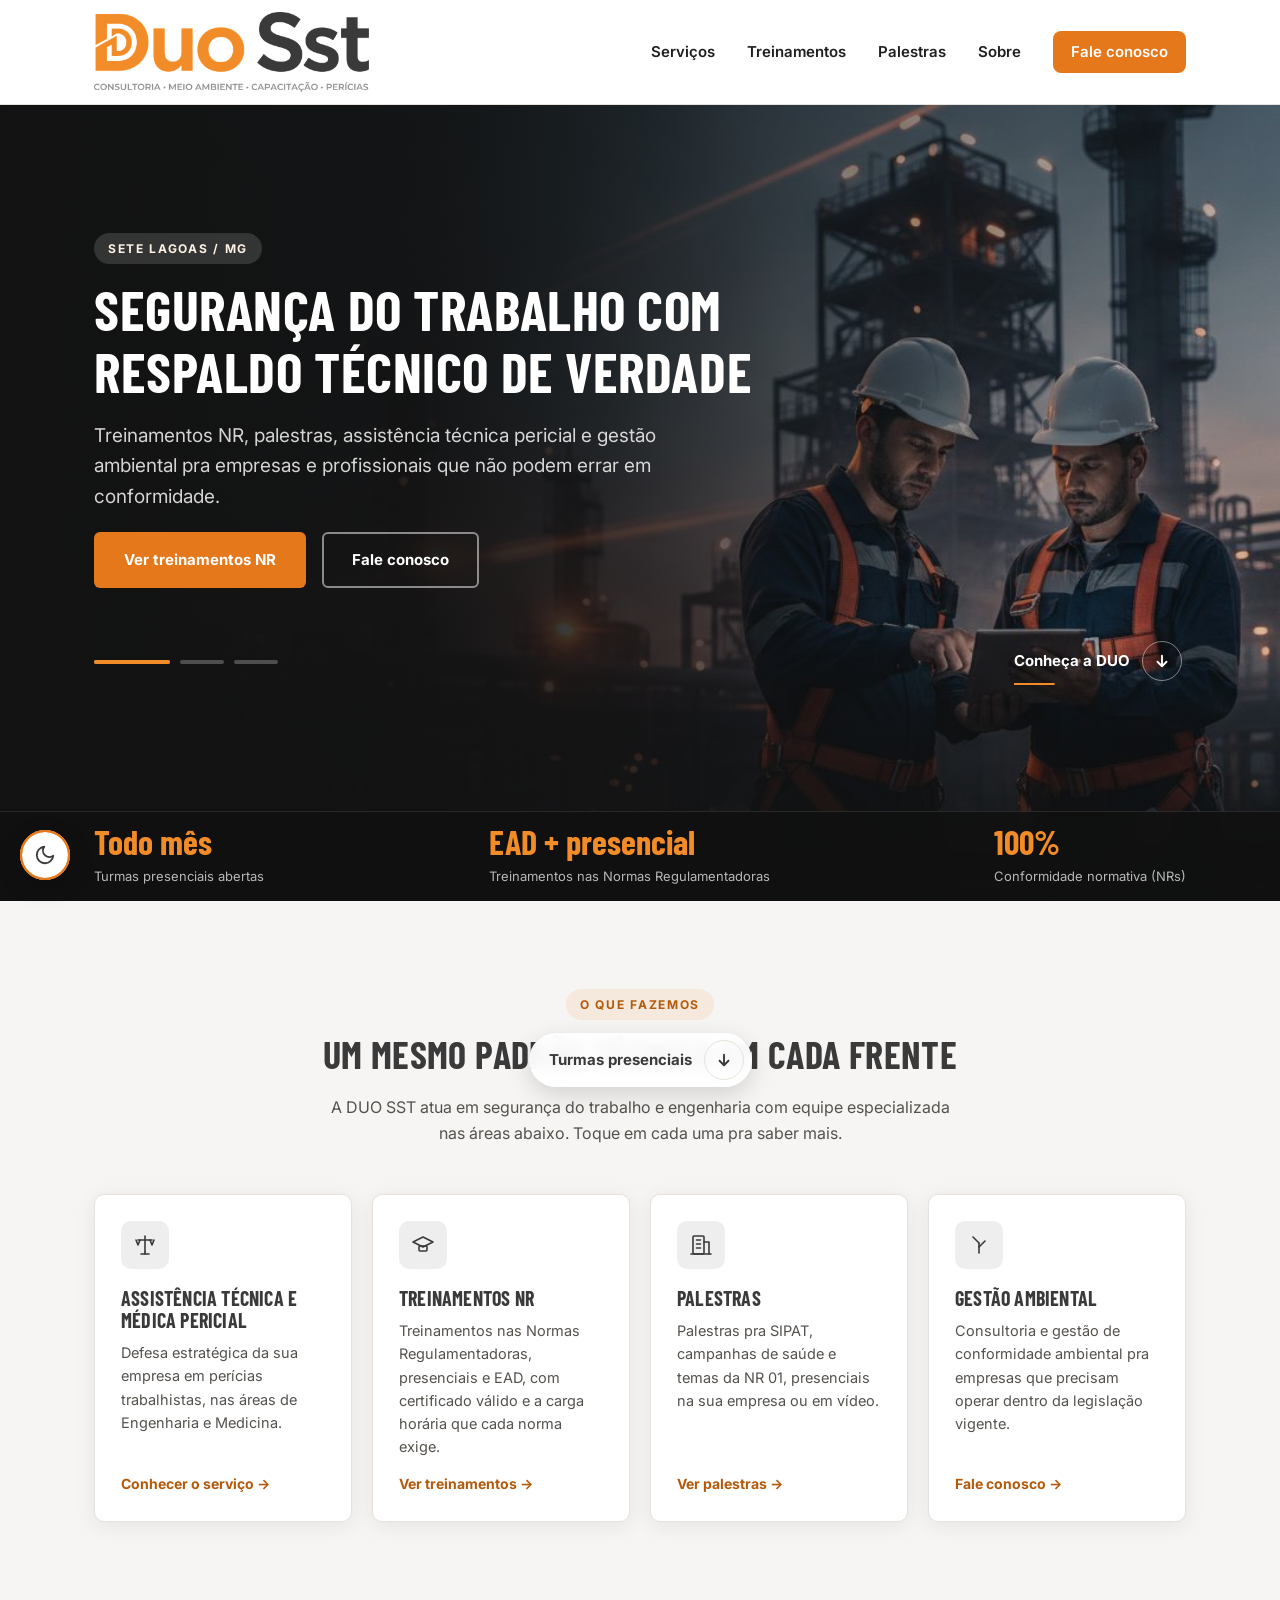
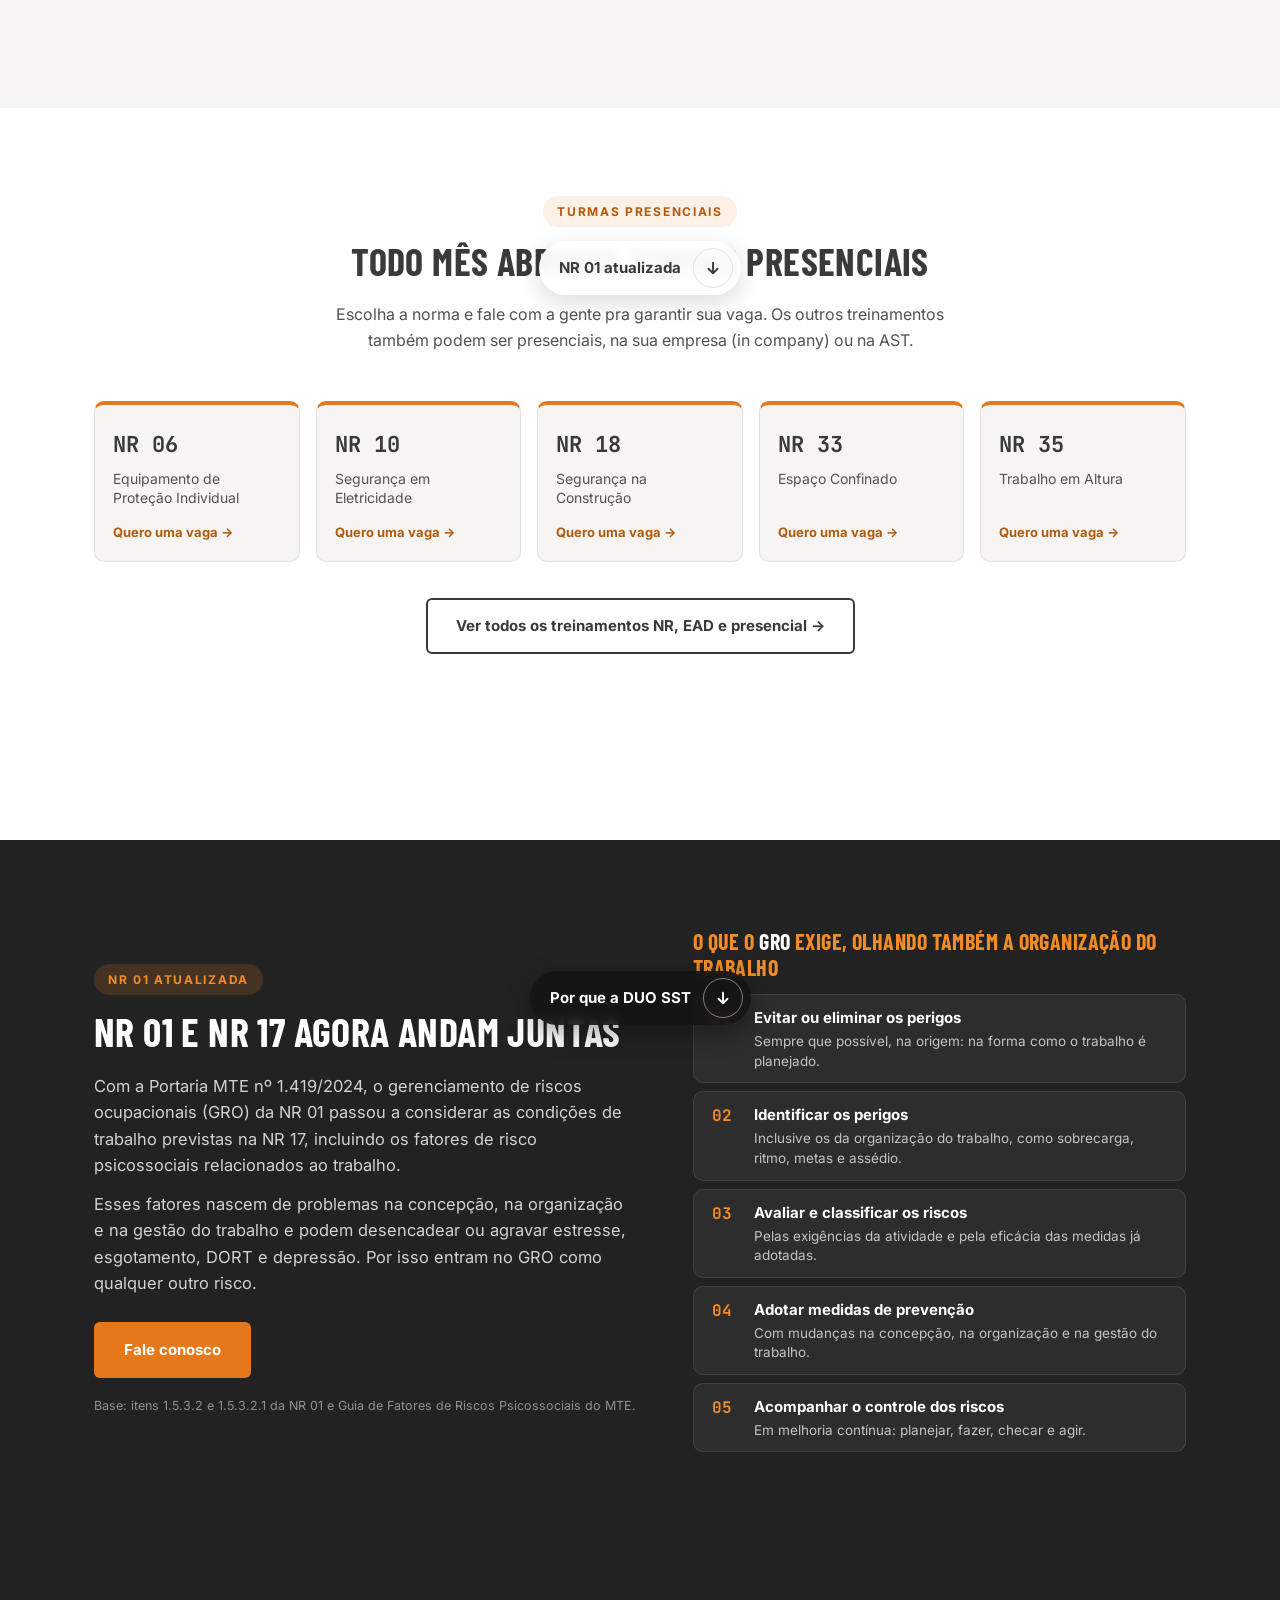
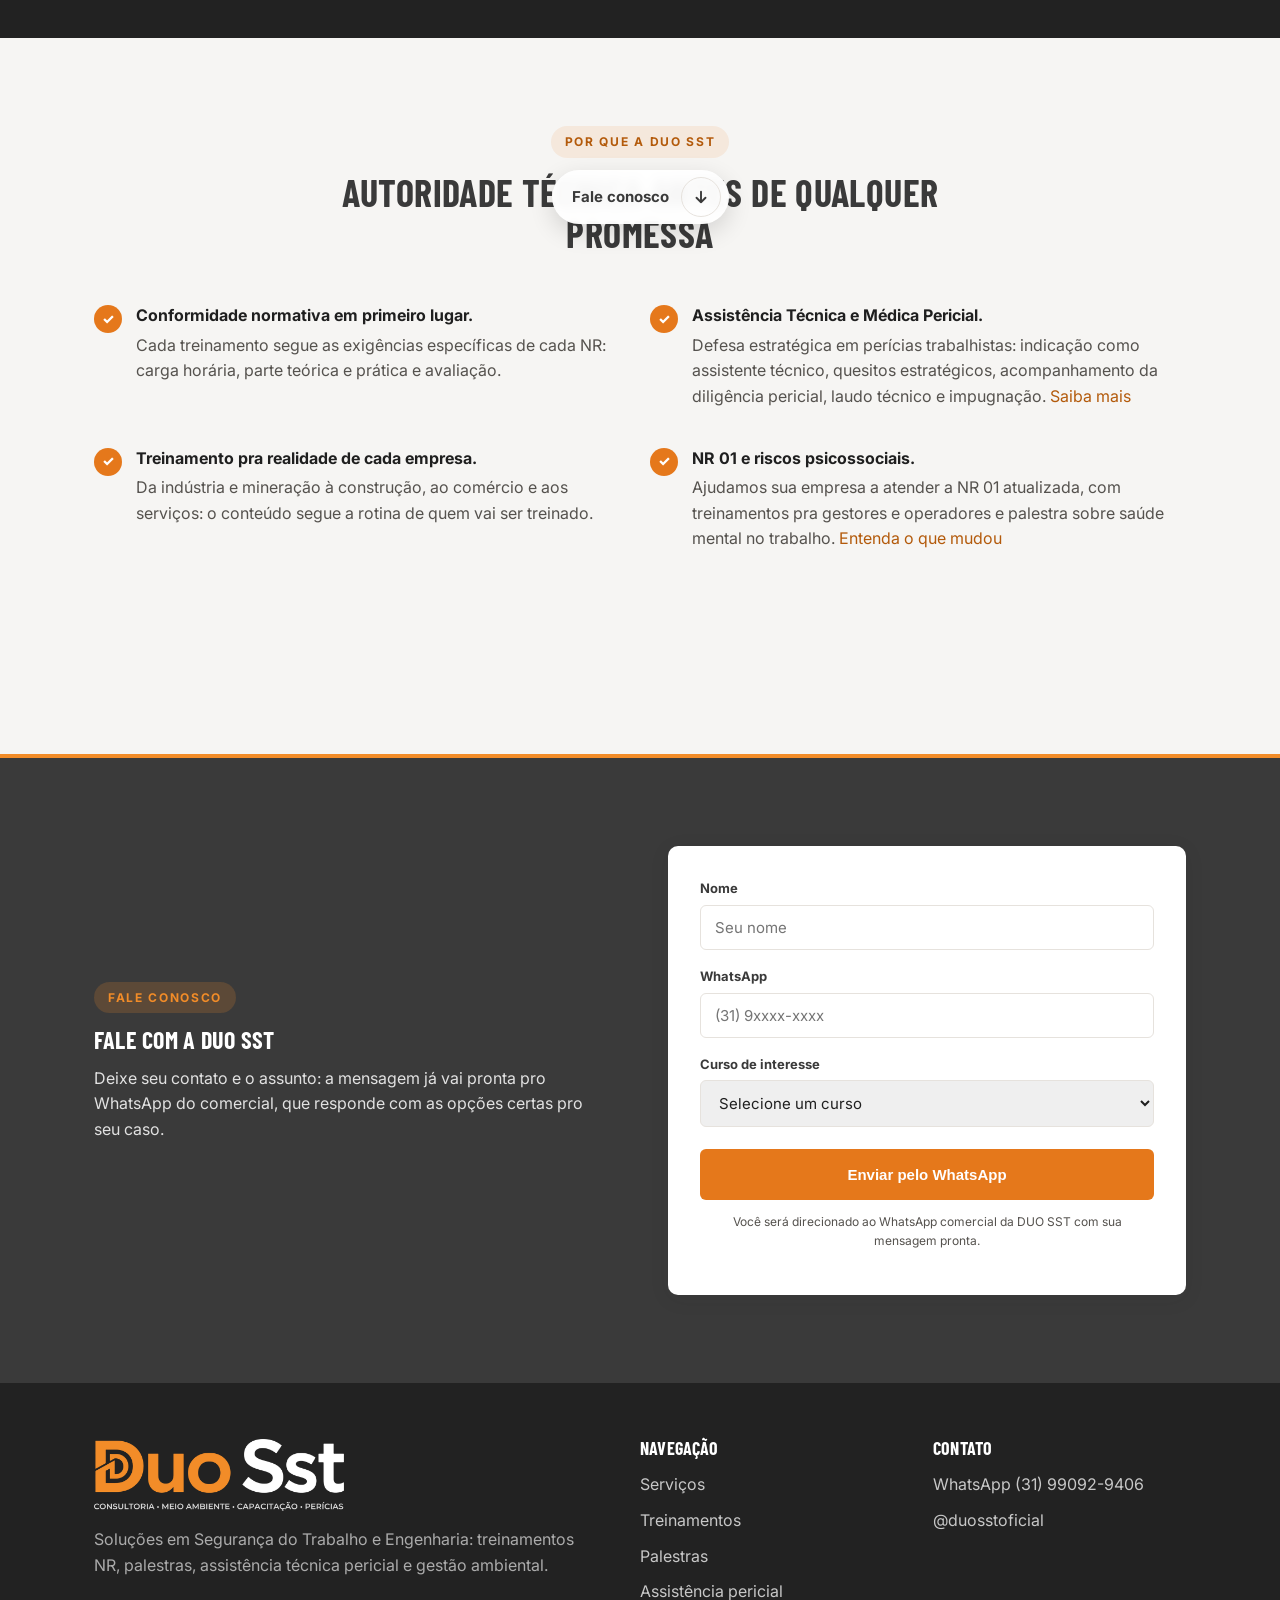
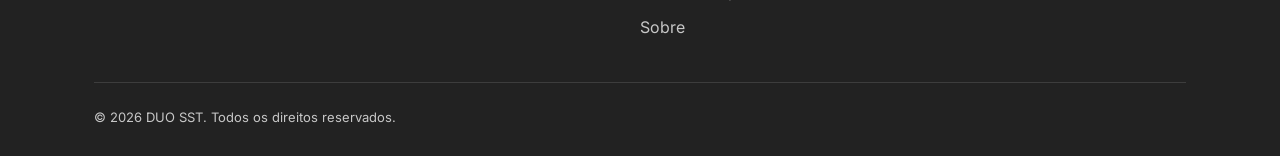
<file: index.html>
<!DOCTYPE html>
<html lang="pt-BR">
<head>
<meta charset="UTF-8">
<meta name="viewport" content="width=device-width, initial-scale=1.0">
<title>DUO SST | Treinamentos NR, Palestras, Assistência Pericial e Gestão Ambiental</title>
<meta property="og:title" content="DUO SST · Segurança do Trabalho">
<meta property="og:description" content="DUO Soluções em Segurança do Trabalho e Engenharia. Treinamentos NR (presenciais e EAD), palestras, assistência técnica e médica pericial e gestão ambiental em Sete Lagoas/MG.">
<meta property="og:image" content="https://dapper-kulfi-7c891e.netlify.app/assets/og-duo.png">
<meta property="og:image:width" content="1200">
<meta property="og:image:height" content="630">
<meta property="og:url" content="https://dapper-kulfi-7c891e.netlify.app/">
<meta property="og:type" content="website">
<link rel="icon" type="image/png" href="assets/logo-d.png">
<meta name="description" content="DUO Soluções em Segurança do Trabalho e Engenharia. Treinamentos NR (presenciais e EAD), palestras, assistência técnica e médica pericial e gestão ambiental em Sete Lagoas/MG.">
<link rel="preconnect" href="https://fonts.googleapis.com">
<link rel="preconnect" href="https://fonts.gstatic.com" crossorigin>
<link href="https://fonts.googleapis.com/css2?family=Barlow+Condensed:wght@600;700&family=Inter:wght@400;500;600;700&family=JetBrains+Mono:wght@500;700&display=swap" rel="stylesheet">
<link rel="stylesheet" href="css/style.css">
<script>try{if(localStorage.getItem("duo-tema")==="escuro")document.documentElement.dataset.theme="dark"}catch(e){}</script>
</head>
<body>

<header class="site-header">
  <div class="wrap">
    <a href="index.html" class="logo">
      <img class="logo-cor" src="assets/logo.png" alt="DUO SST · Consultoria, meio ambiente, capacitação e perícias">
      <img class="logo-prata" src="assets/logo-prata.png" alt="DUO SST · Consultoria, meio ambiente, capacitação e perícias">
    </a>
    <button class="nav-toggle" onclick="toggleNav()" aria-label="Abrir menu">&#9776;</button>
    <nav class="main-nav">
      <a href="index.html#servicos">Serviços</a>
      <a href="cursos.html">Treinamentos</a>
      <a href="palestras.html">Palestras</a>
      <a href="index.html#sobre">Sobre</a>
      <a href="index.html#cadastro" data-whats="geral" class="nav-cta">Fale conosco</a>
    </nav>
  </div>
</header>

<section class="hero hero-carrossel" aria-roledescription="carrossel" aria-label="Destaques da DUO SST">
  <div class="hero-fundos" aria-hidden="true">
    <div class="hero-fundo ativo" style="background-image:url(assets/hero/seguranca.jpg)"></div>
    <div class="hero-fundo" style="background-image:url(assets/hero/pericias.jpg)"></div>
    <div class="hero-fundo" style="background-image:url(assets/hero/nr01.jpg)"></div>
  </div>
  <div class="wrap">
    <div class="hero-slides">
      <div class="hero-slide ativo" role="group" aria-roledescription="slide" aria-label="1 de 3">
        <span class="badge">Sete Lagoas / MG</span>
        <h1>Segurança do trabalho com respaldo técnico de verdade</h1>
        <p class="lead">Treinamentos NR, palestras, assistência técnica pericial e gestão ambiental pra empresas e profissionais que não podem errar em conformidade.</p>
        <div class="actions">
          <a href="cursos.html" class="btn btn-primary">Ver treinamentos NR</a>
          <a href="#cadastro" data-whats="geral" class="btn btn-outline">Fale conosco</a>
        </div>
      </div>
      <div class="hero-slide" role="group" aria-roledescription="slide" aria-label="2 de 3">
        <span class="badge">Assistência técnica e médica pericial</span>
        <h1>Sua empresa bem defendida em perícias trabalhistas</h1>
        <p class="lead">Assistente técnico de Engenharia e Medicina do lado da sua empresa: quesitos estratégicos, acompanhamento da diligência, laudo técnico e impugnação.</p>
        <div class="actions">
          <a href="pericias.html" class="btn btn-primary">Conhecer o serviço</a>
          <a href="#cadastro" data-whats="pericia" class="btn btn-outline">Fale conosco</a>
        </div>
      </div>
      <div class="hero-slide" role="group" aria-roledescription="slide" aria-label="3 de 3">
        <span class="badge">NR 01 · Riscos psicossociais</span>
        <h1>Riscos psicossociais agora fazem parte do PGR</h1>
        <p class="lead">Desde 26 de maio de 2026, toda empresa com empregados CLT precisa inventariar, avaliar e agir sobre sobrecarga, pressão por metas, assédio e falta de autonomia. Programa de bem-estar não substitui essa avaliação.</p>
        <div class="actions">
          <a href="#nr-01" class="btn btn-primary">Entenda o que mudou</a>
          <a href="#cadastro" data-whats="nr01" class="btn btn-outline">Fale conosco</a>
        </div>
      </div>
    </div>
    <div class="hero-controles">
      <div class="hero-pontos" role="tablist" aria-label="Escolher destaque">
        <button type="button" role="tab" class="hero-ponto ativo" aria-selected="true" aria-label="Segurança do trabalho"><span></span></button>
        <button type="button" role="tab" class="hero-ponto" aria-selected="false" aria-label="Assistência pericial"><span></span></button>
        <button type="button" role="tab" class="hero-ponto" aria-selected="false" aria-label="NR 01"><span></span></button>
      </div>
      <a href="#o-que-fazemos" class="rolar-cue hero-rolar">Conheça a DUO
        <span class="rolar-seta"><svg viewBox="0 0 24 24" fill="none" stroke="currentColor" stroke-width="2.5" stroke-linecap="round" stroke-linejoin="round" aria-hidden="true"><path d="M12 5v14M6 13l6 6 6-6"/></svg></span></a>
    </div>
  </div>
  <div class="hero-faixa" aria-label="A DUO em números">
    <div class="wrap">
      <div class="hero-stats">
        <div><strong>Todo mês</strong><span>Turmas presenciais abertas</span></div>
        <div><strong>EAD + presencial</strong><span>Treinamentos nas Normas Regulamentadoras</span></div>
        <div><strong>100%</strong><span>Conformidade normativa (NRs)</span></div>
      </div>
    </div>
  </div>
</section>

<section id="servicos">
  <div class="wrap">
    <div class="section-head" id="o-que-fazemos">
      <span class="badge">O que fazemos</span>
      <h2>Um mesmo padrão técnico em cada frente</h2>
      <p>A DUO SST atua em segurança do trabalho e engenharia com equipe especializada nas áreas abaixo. Toque em cada uma pra saber mais.</p>
    </div>
    <div class="pillars pillars-4">
      <a class="pillar-card pillar-link" href="pericias.html">
        <div class="icon" data-icon="pericia"></div>
        <h3>Assistência Técnica e Médica Pericial</h3>
        <p>Defesa estratégica da sua empresa em perícias trabalhistas, nas áreas de Engenharia e Medicina.</p>
        <span class="pillar-more">Conhecer o serviço →</span>
      </a>
      <a class="pillar-card pillar-link" href="cursos.html">
        <div class="icon" data-icon="treinamento"></div>
        <h3>Treinamentos NR</h3>
        <p>Treinamentos nas Normas Regulamentadoras, presenciais e EAD, com certificado válido e a carga horária que cada norma exige.</p>
        <span class="pillar-more">Ver treinamentos →</span>
      </a>
      <a class="pillar-card pillar-link" href="palestras.html">
        <div class="icon" data-icon="empresa"></div>
        <h3>Palestras</h3>
        <p>Palestras pra SIPAT, campanhas de saúde e temas da NR 01, presenciais na sua empresa ou em vídeo.</p>
        <span class="pillar-more">Ver palestras →</span>
      </a>
      <a class="pillar-card pillar-link" href="#cadastro" data-whats="ambiental">
        <div class="icon" data-icon="ambiental"></div>
        <h3>Gestão Ambiental</h3>
        <p>Consultoria e gestão de conformidade ambiental pra empresas que precisam operar dentro da legislação vigente.</p>
        <span class="pillar-more">Fale conosco →</span>
      </a>
    </div>
  </div>
</section>

<section class="alt" id="turmas">
  <div class="wrap">
    <div class="section-head">
      <span class="badge">Turmas presenciais</span>
      <h2>Todo mês abrimos turmas presenciais</h2>
      <p>Escolha a norma e fale com a gente pra garantir sua vaga. Os outros treinamentos também podem ser presenciais, na sua empresa (in company) ou na AST.</p>
    </div>
    <div class="turmas-grid">
      <a class="turma-chip" data-turma="NR 06 (EPI)" href="#cadastro"><span class="turma-code">NR 06</span><span class="turma-nome">Equipamento de Proteção Individual</span><span class="turma-cta">Quero uma vaga →</span></a>
      <a class="turma-chip" data-turma="NR 10 (Segurança em Eletricidade)" href="#cadastro"><span class="turma-code">NR 10</span><span class="turma-nome">Segurança em Eletricidade</span><span class="turma-cta">Quero uma vaga →</span></a>
      <a class="turma-chip" data-turma="NR 18 (Construção Civil)" href="#cadastro"><span class="turma-code">NR 18</span><span class="turma-nome">Segurança na Construção</span><span class="turma-cta">Quero uma vaga →</span></a>
      <a class="turma-chip" data-turma="NR 33 (Espaço Confinado)" href="#cadastro"><span class="turma-code">NR 33</span><span class="turma-nome">Espaço Confinado</span><span class="turma-cta">Quero uma vaga →</span></a>
      <a class="turma-chip" data-turma="NR 35 (Trabalho em Altura)" href="#cadastro"><span class="turma-code">NR 35</span><span class="turma-nome">Trabalho em Altura</span><span class="turma-cta">Quero uma vaga →</span></a>
    </div>
    <p style="text-align:center; margin-top:36px;">
      <a href="cursos.html" class="btn btn-outline-grafite">Ver todos os treinamentos NR, EAD e presencial →</a>
    </p>
  </div>
</section>

<section class="nr01-section">
  <div class="wrap">
    <div class="nr01-grid" id="nr-01">
      <div>
        <span class="badge">NR 01 atualizada</span>
        <h2>NR 01 e NR 17 agora andam juntas</h2>
        <p class="nr01-lead">Com a Portaria MTE nº 1.419/2024, o gerenciamento de riscos ocupacionais (GRO) da NR 01 passou a considerar as condições de trabalho previstas na NR 17, incluindo os fatores de risco psicossociais relacionados ao trabalho.</p>
        <p class="nr01-lead">Esses fatores nascem de problemas na concepção, na organização e na gestão do trabalho e podem desencadear ou agravar estresse, esgotamento, DORT e depressão. Por isso entram no GRO como qualquer outro risco.</p>
        <div class="nr01-ctas">
          <a href="#cadastro" data-whats="nr01" class="btn btn-primary">Fale conosco</a>
        </div>
        <p class="nr01-fonte">Base: itens 1.5.3.2 e 1.5.3.2.1 da NR 01 e Guia de Fatores de Riscos Psicossociais do MTE.</p>
      </div>
      <div>
        <p class="nr01-lista-titulo">O que o <strong>GRO</strong> exige, olhando também a organização do trabalho</p>
        <ol class="nr01-passos passos-compactos">
          <li><strong>Evitar ou eliminar os perigos</strong><span>Sempre que possível, na origem: na forma como o trabalho é planejado.</span></li>
          <li><strong>Identificar os perigos</strong><span>Inclusive os da organização do trabalho, como sobrecarga, ritmo, metas e assédio.</span></li>
          <li><strong>Avaliar e classificar os riscos</strong><span>Pelas exigências da atividade e pela eficácia das medidas já adotadas.</span></li>
          <li><strong>Adotar medidas de prevenção</strong><span>Com mudanças na concepção, na organização e na gestão do trabalho.</span></li>
          <li><strong>Acompanhar o controle dos riscos</strong><span>Em melhoria contínua: planejar, fazer, checar e agir.</span></li>
        </ol>
      </div>
    </div>
  </div>
</section>

<section id="sobre">
  <div class="wrap">
    <div class="section-head">
      <span class="badge">Por que a DUO SST</span>
      <h2>Autoridade técnica antes de qualquer promessa</h2>
    </div>
    <div class="trust-list">
      <div class="trust-item">
        <span class="dot">✓</span>
        <div><strong>Conformidade normativa em primeiro lugar.</strong><p style="margin-top:4px;">Cada treinamento segue as exigências específicas de cada NR: carga horária, parte teórica e prática e avaliação.</p></div>
      </div>
      <div class="trust-item">
        <span class="dot">✓</span>
        <div><strong>Assistência Técnica e Médica Pericial.</strong><p style="margin-top:4px;">Defesa estratégica em perícias trabalhistas: indicação como assistente técnico, quesitos estratégicos, acompanhamento da diligência pericial, laudo técnico e impugnação. <a href="pericias.html">Saiba mais</a></p></div>
      </div>
      <div class="trust-item">
        <span class="dot">✓</span>
        <div><strong>Treinamento pra realidade de cada empresa.</strong><p style="margin-top:4px;">Da indústria e mineração à construção, ao comércio e aos serviços: o conteúdo segue a rotina de quem vai ser treinado.</p></div>
      </div>
      <div class="trust-item">
        <span class="dot">✓</span>
        <div><strong>NR 01 e riscos psicossociais.</strong><p style="margin-top:4px;">Ajudamos sua empresa a atender a NR 01 atualizada, com treinamentos pra gestores e operadores e palestra sobre saúde mental no trabalho. <a href="#nr-01">Entenda o que mudou</a></p></div>
      </div>
    </div>
  </div>
</section>

<section class="lead-section" id="cadastro">
  <div class="wrap">
    <div class="lead-grid">
      <div>
        <span class="badge">Fale conosco</span>
        <h2>Fale com a DUO SST</h2>
        <p>Deixe seu contato e o assunto: a mensagem já vai pronta pro WhatsApp do comercial, que responde com as opções certas pro seu caso.</p>
      </div>
      <form class="lead-form" id="lead-form" onsubmit="return sendLead('lead-form')">
        <label for="nome">Nome</label>
        <input type="text" id="nome" name="nome" placeholder="Seu nome" required>

        <label for="whatsapp">WhatsApp</label>
        <input type="tel" id="whatsapp" name="whatsapp" placeholder="(31) 9xxxx-xxxx" required>

        <label for="curso">Curso de interesse</label>
        <select id="curso" name="curso">
          <option>Selecione um curso</option>
          <option>Turma presencial (NR 06, 10, 18, 33 ou 35)</option>
          <option>Outro treinamento NR</option>
          <option>NR 01 e riscos psicossociais</option>
          <option>Palestras</option>
          <option>Assistência técnica e médica pericial</option>
          <option>Gestão ambiental</option>
        </select>

        <button type="submit" class="btn btn-primary">Enviar pelo WhatsApp</button>
        <p class="fine-print">Você será direcionado ao WhatsApp comercial da DUO SST com sua mensagem pronta.</p>
      </form>
    </div>
  </div>
</section>

<footer class="site-footer">
  <div class="wrap">
    <div class="footer-grid">
      <div>
        <img class="footer-logo logo-cor" src="assets/logo-escuro.png" alt="DUO SST">
        <img class="footer-logo logo-prata" src="assets/logo-prata.png" alt="DUO SST">
        <p>Soluções em Segurança do Trabalho e Engenharia: treinamentos NR, palestras, assistência técnica pericial e gestão ambiental.</p>
      </div>
      <div>
        <h4>Navegação</h4>
        <ul>
          <li><a href="index.html#servicos">Serviços</a></li>
          <li><a href="cursos.html">Treinamentos</a></li>
          <li><a href="palestras.html">Palestras</a></li>
          <li><a href="pericias.html">Assistência pericial</a></li>
          <li><a href="index.html#sobre">Sobre</a></li>
        </ul>
      </div>
      <div>
        <h4>Contato</h4>
        <ul>
          <li><a href="index.html#cadastro" data-whats="geral">WhatsApp (31) 99092-9406</a></li>
          <li><a href="https://www.instagram.com/duosstoficial" target="_blank" rel="noopener">@duosstoficial</a></li>
        </ul>
      </div>
    </div>
    <div class="footer-bottom">
      <span>&copy; 2026 DUO SST. Todos os direitos reservados.</span>
    </div>
  </div>
</footer>

<button type="button" class="tema-toggle" aria-label="Alternar modo noturno" aria-pressed="false" onclick="alternarTema()"><svg class="ico-lua" viewBox="0 0 24 24" fill="none" stroke="currentColor" stroke-width="2" stroke-linecap="round" stroke-linejoin="round" aria-hidden="true"><path d="M21 12.8A9 9 0 1 1 11.2 3a7 7 0 0 0 9.8 9.8z"/></svg><svg class="ico-sol" viewBox="0 0 24 24" fill="none" stroke="currentColor" stroke-width="2" stroke-linecap="round" aria-hidden="true"><circle cx="12" cy="12" r="4.2"/><path d="M12 2v2.2M12 19.8V22M4.9 4.9l1.6 1.6M17.5 17.5l1.6 1.6M2 12h2.2M19.8 12H22M4.9 19.1l1.6-1.6M17.5 6.5l1.6-1.6"/></svg></button>
<a class="whats-float" data-whats="geral" href="index.html#cadastro" aria-label="Fale conosco no WhatsApp"><svg viewBox="0 0 24 24" width="26" height="26" fill="currentColor" aria-hidden="true"><path d="M12 2a10 10 0 0 0-8.6 15.1L2 22l5-1.3A10 10 0 1 0 12 2zm0 18.2a8.2 8.2 0 0 1-4.2-1.2l-.3-.2-3 .8.8-2.9-.2-.3A8.2 8.2 0 1 1 12 20.2zm4.5-6.1c-.2-.1-1.5-.7-1.7-.8-.2-.1-.4-.1-.6.1l-.8 1c-.1.2-.3.2-.5.1a6.7 6.7 0 0 1-3.3-2.9c-.3-.4.3-.4.8-1.4.1-.2 0-.3 0-.4l-.8-1.8c-.2-.5-.4-.4-.6-.4h-.5a1 1 0 0 0-.7.3 3 3 0 0 0-.9 2.2 5.2 5.2 0 0 0 1.1 2.7 11.8 11.8 0 0 0 4.5 4c1.7.7 2.3.8 3.2.6.5-.1 1.5-.6 1.7-1.2.2-.6.2-1.1.2-1.2-.1-.1-.3-.2-.5-.3z"/></svg><span>Dúvidas? Fale conosco</span></a>

<script src="js/icons.js"></script>
<script src="js/courses-data.js"></script>
<script src="js/main.js"></script>
</body>
</html>
</file>
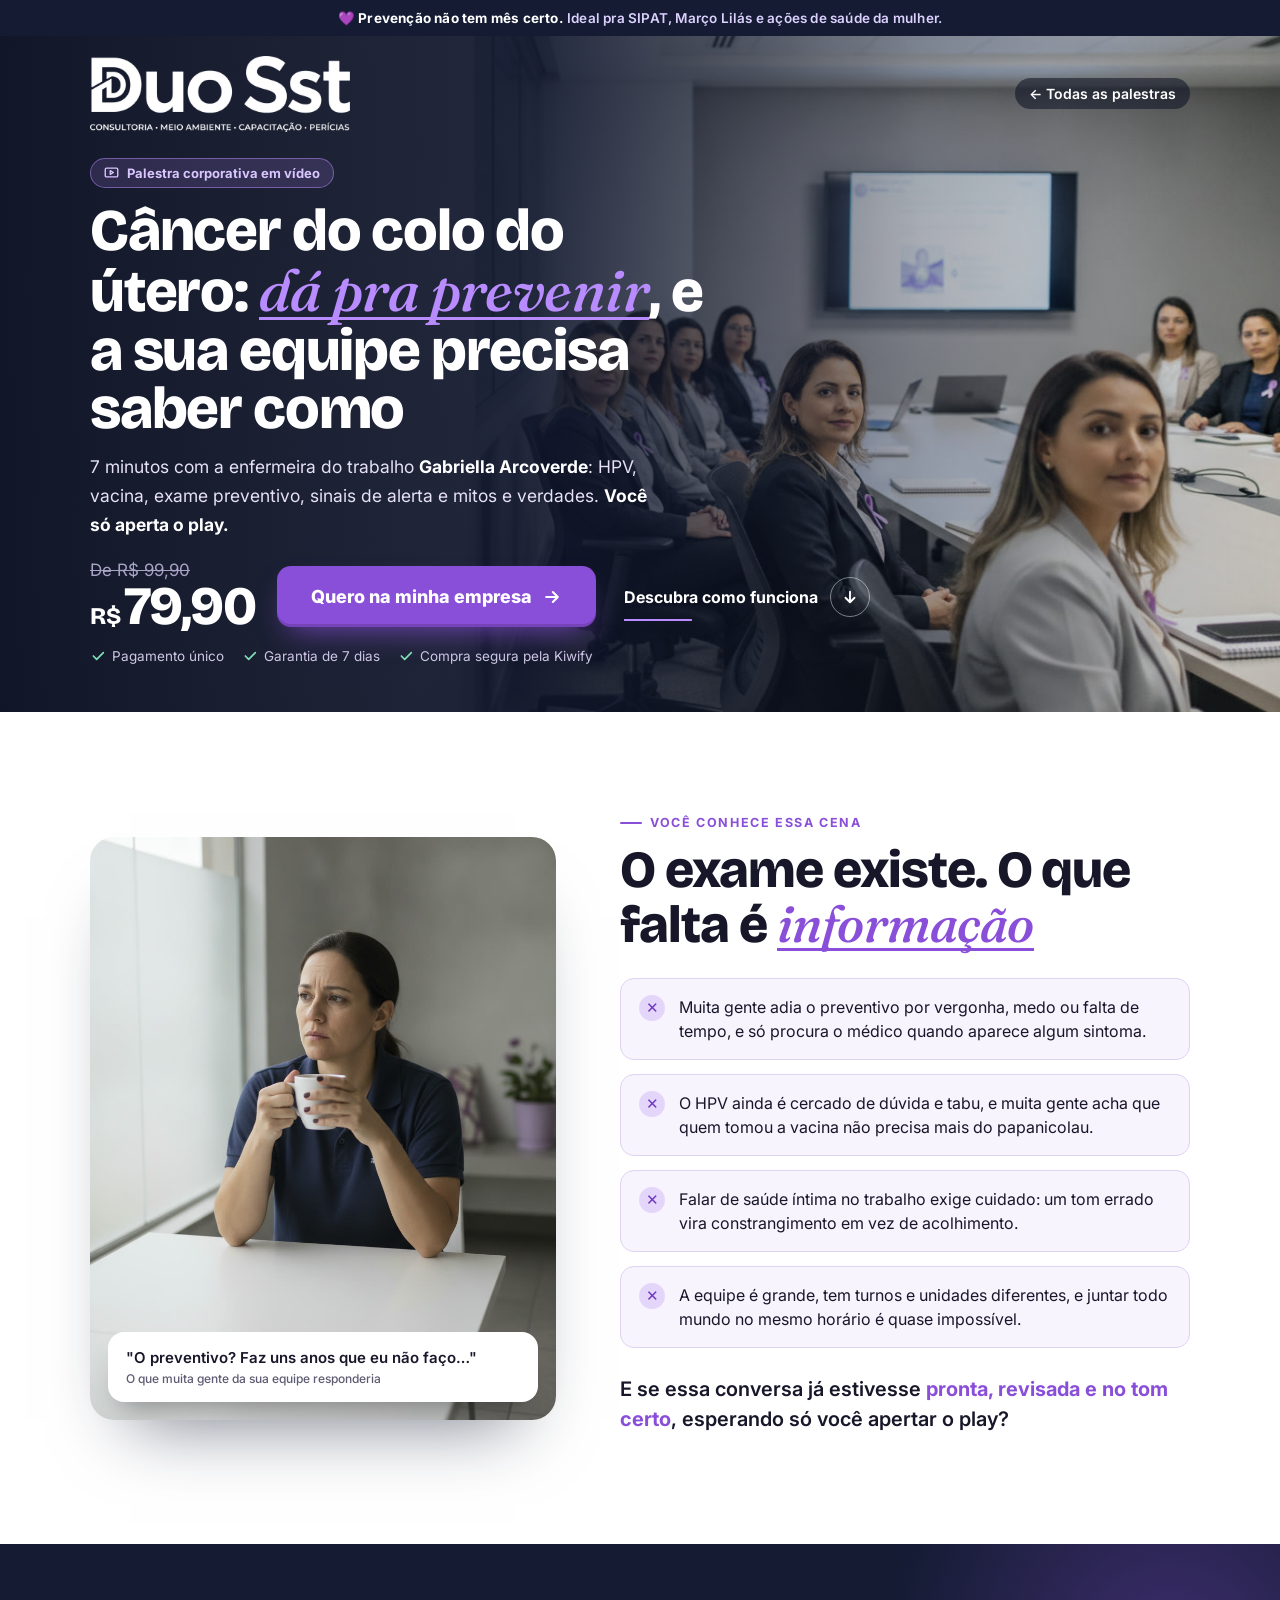
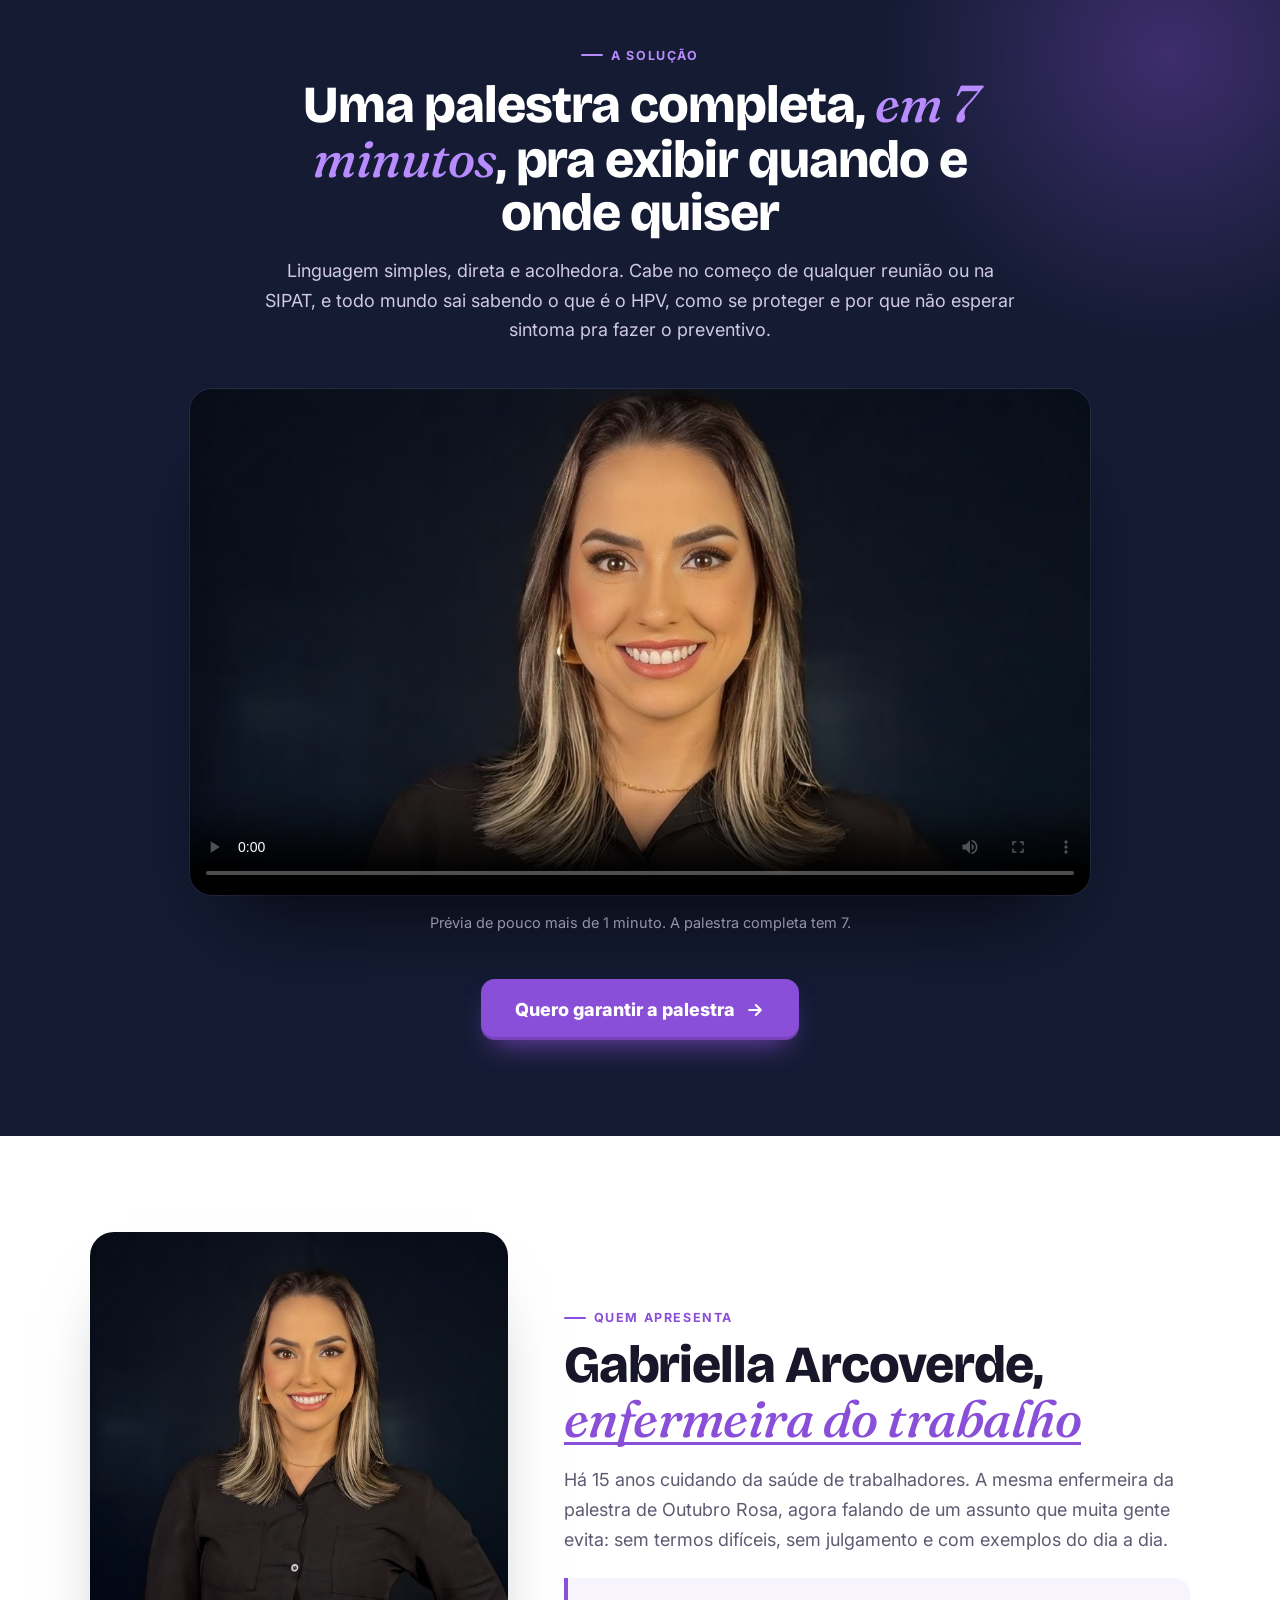
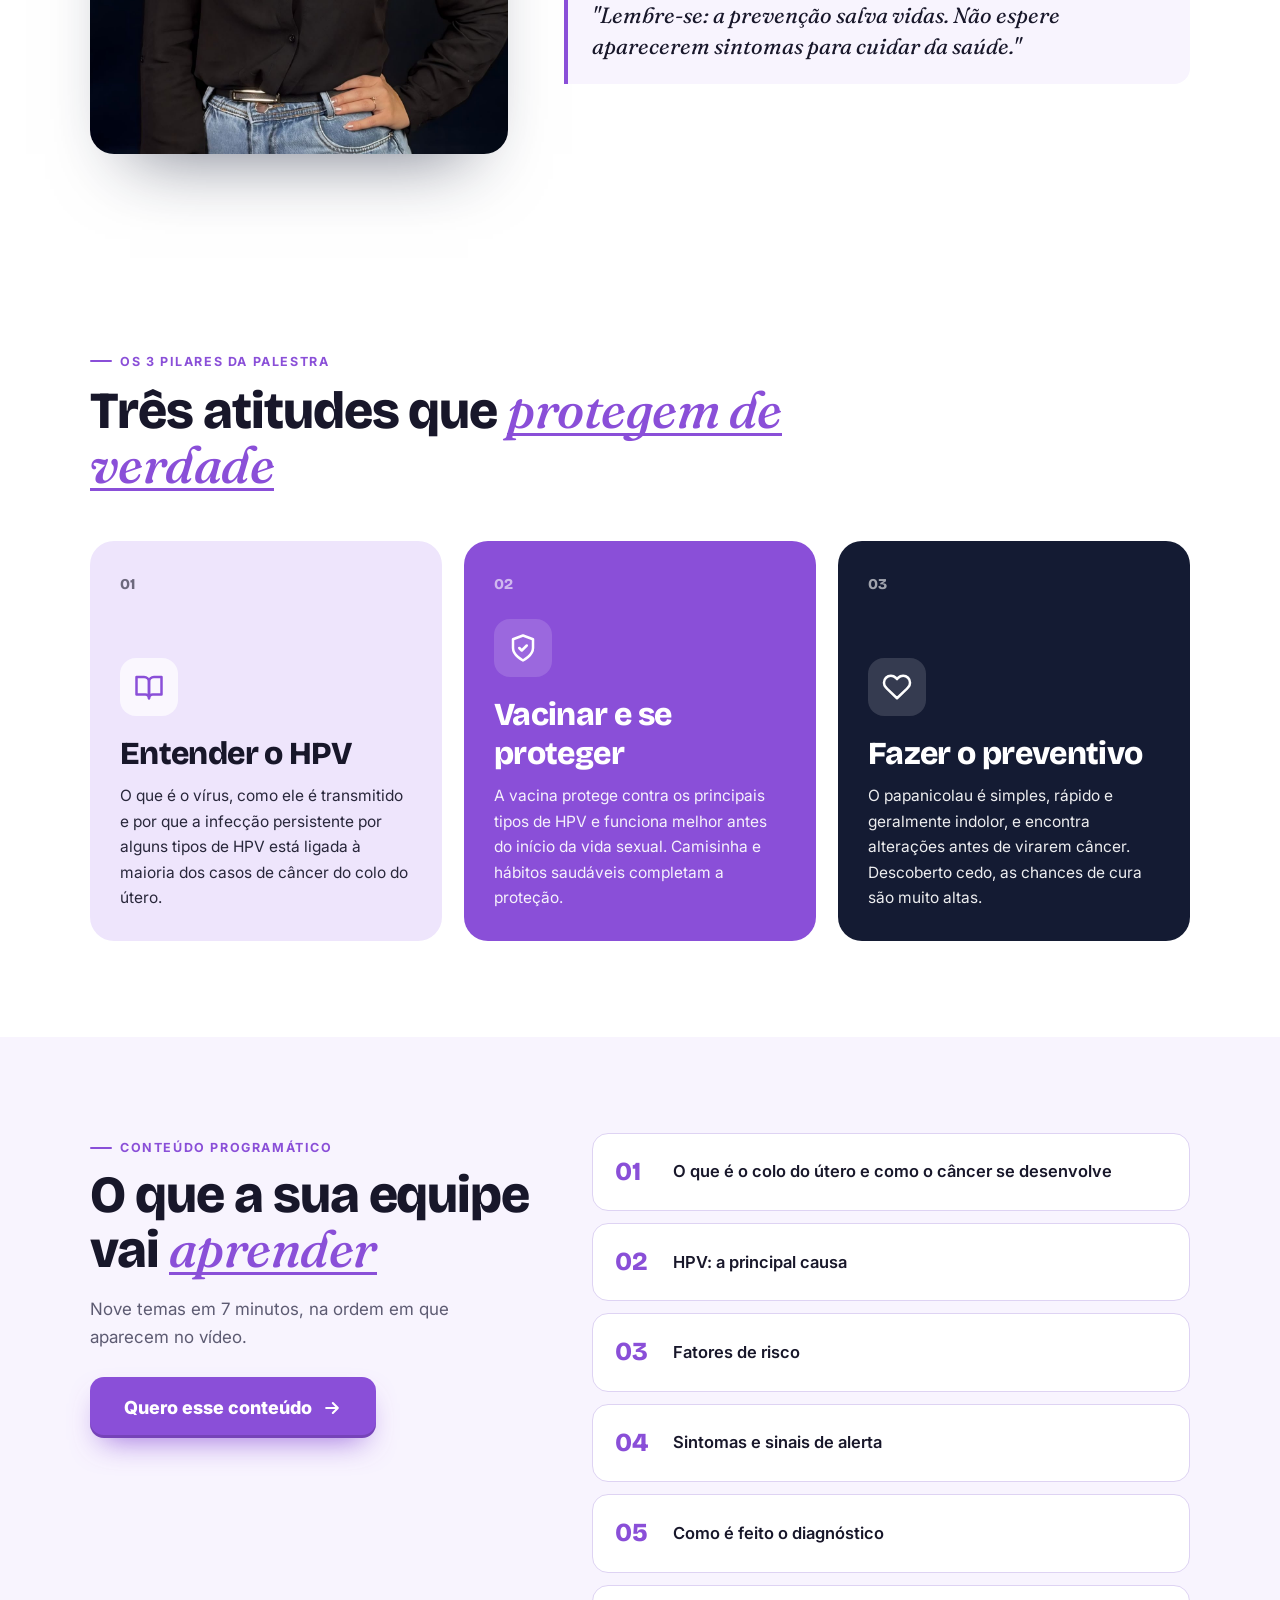
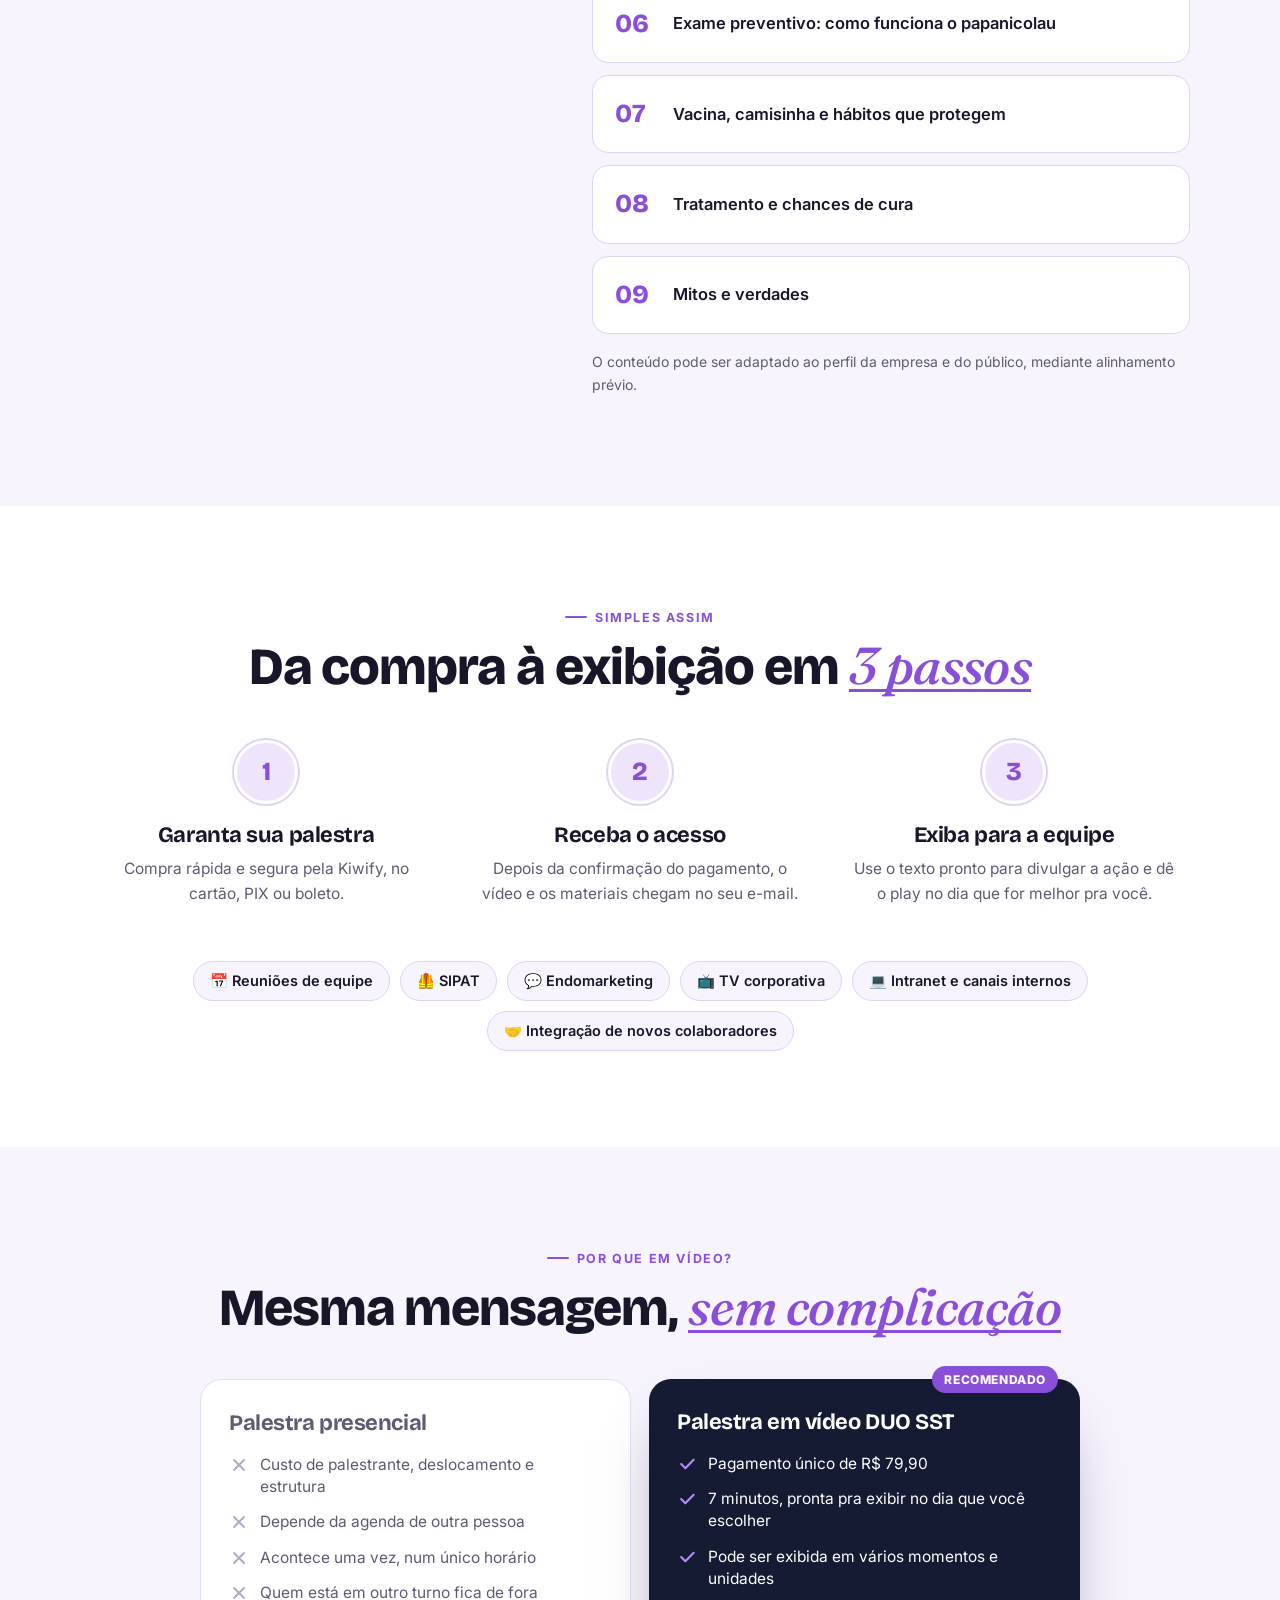
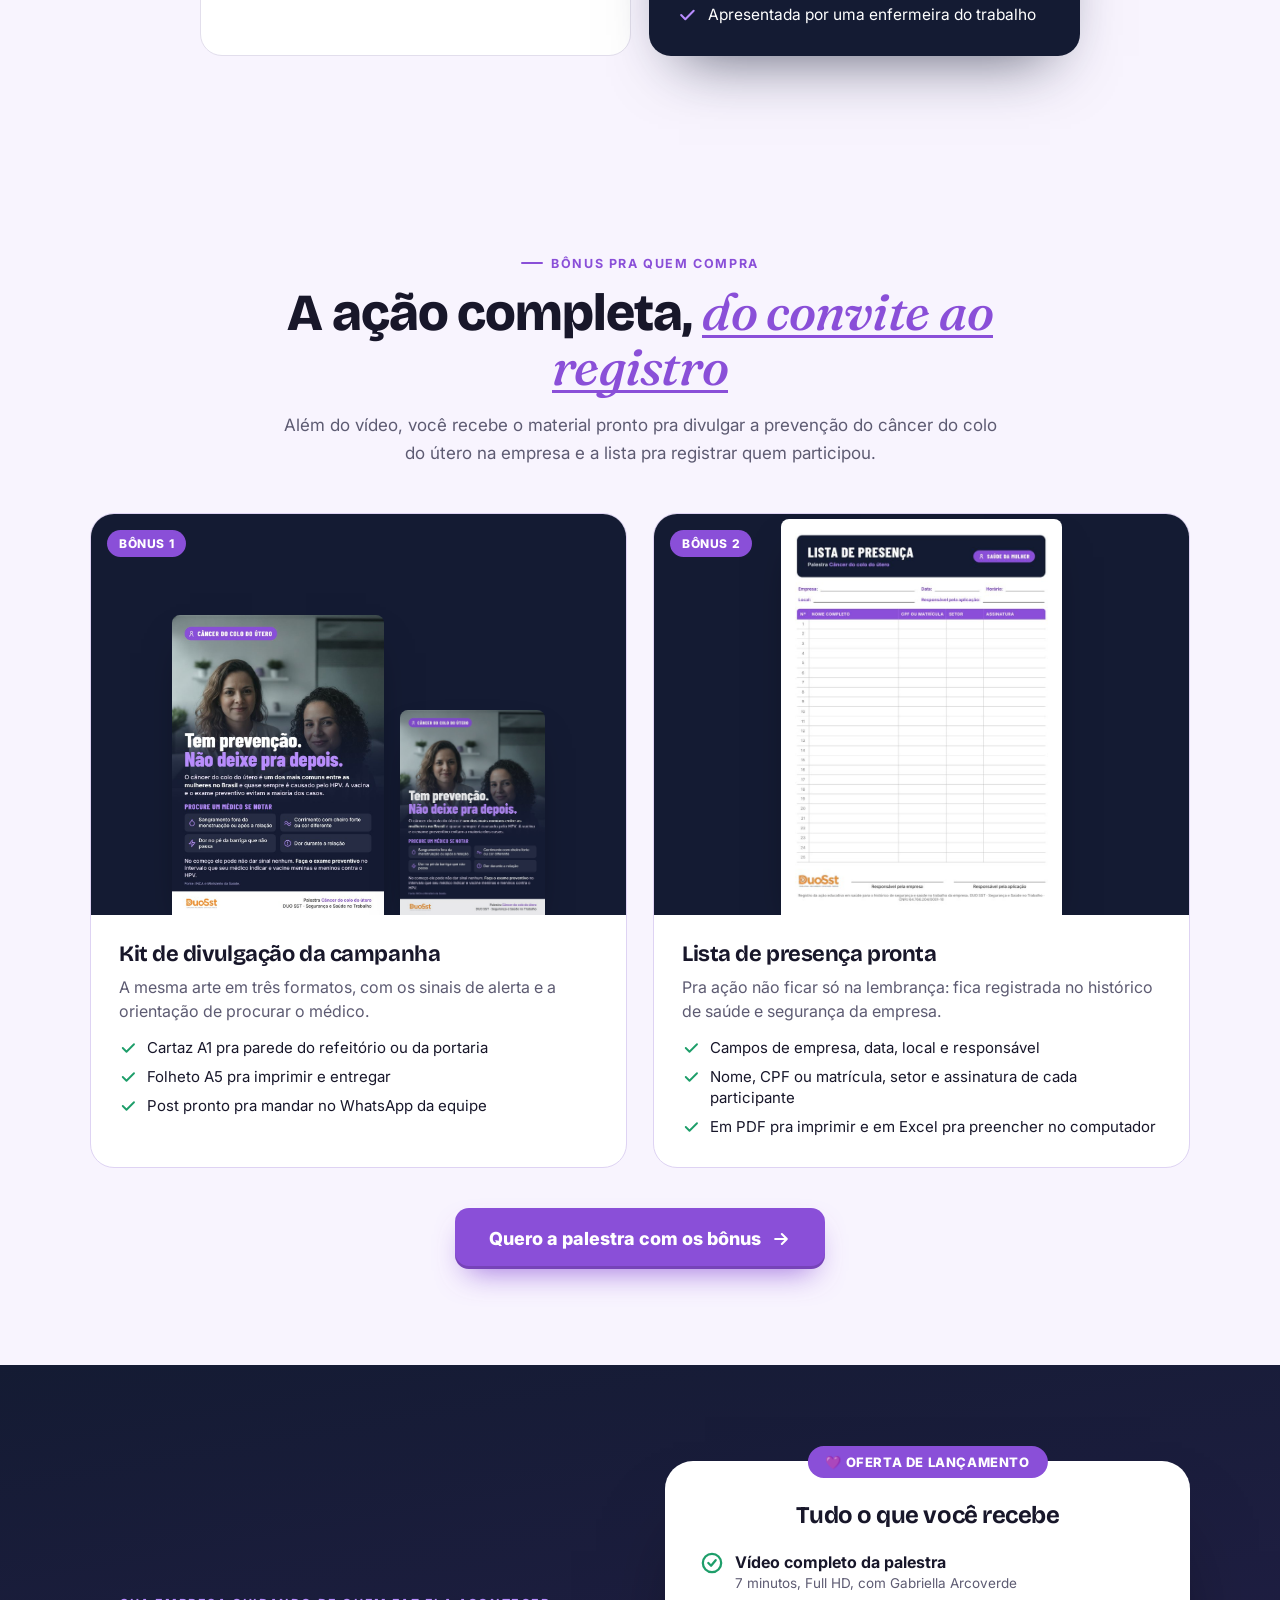
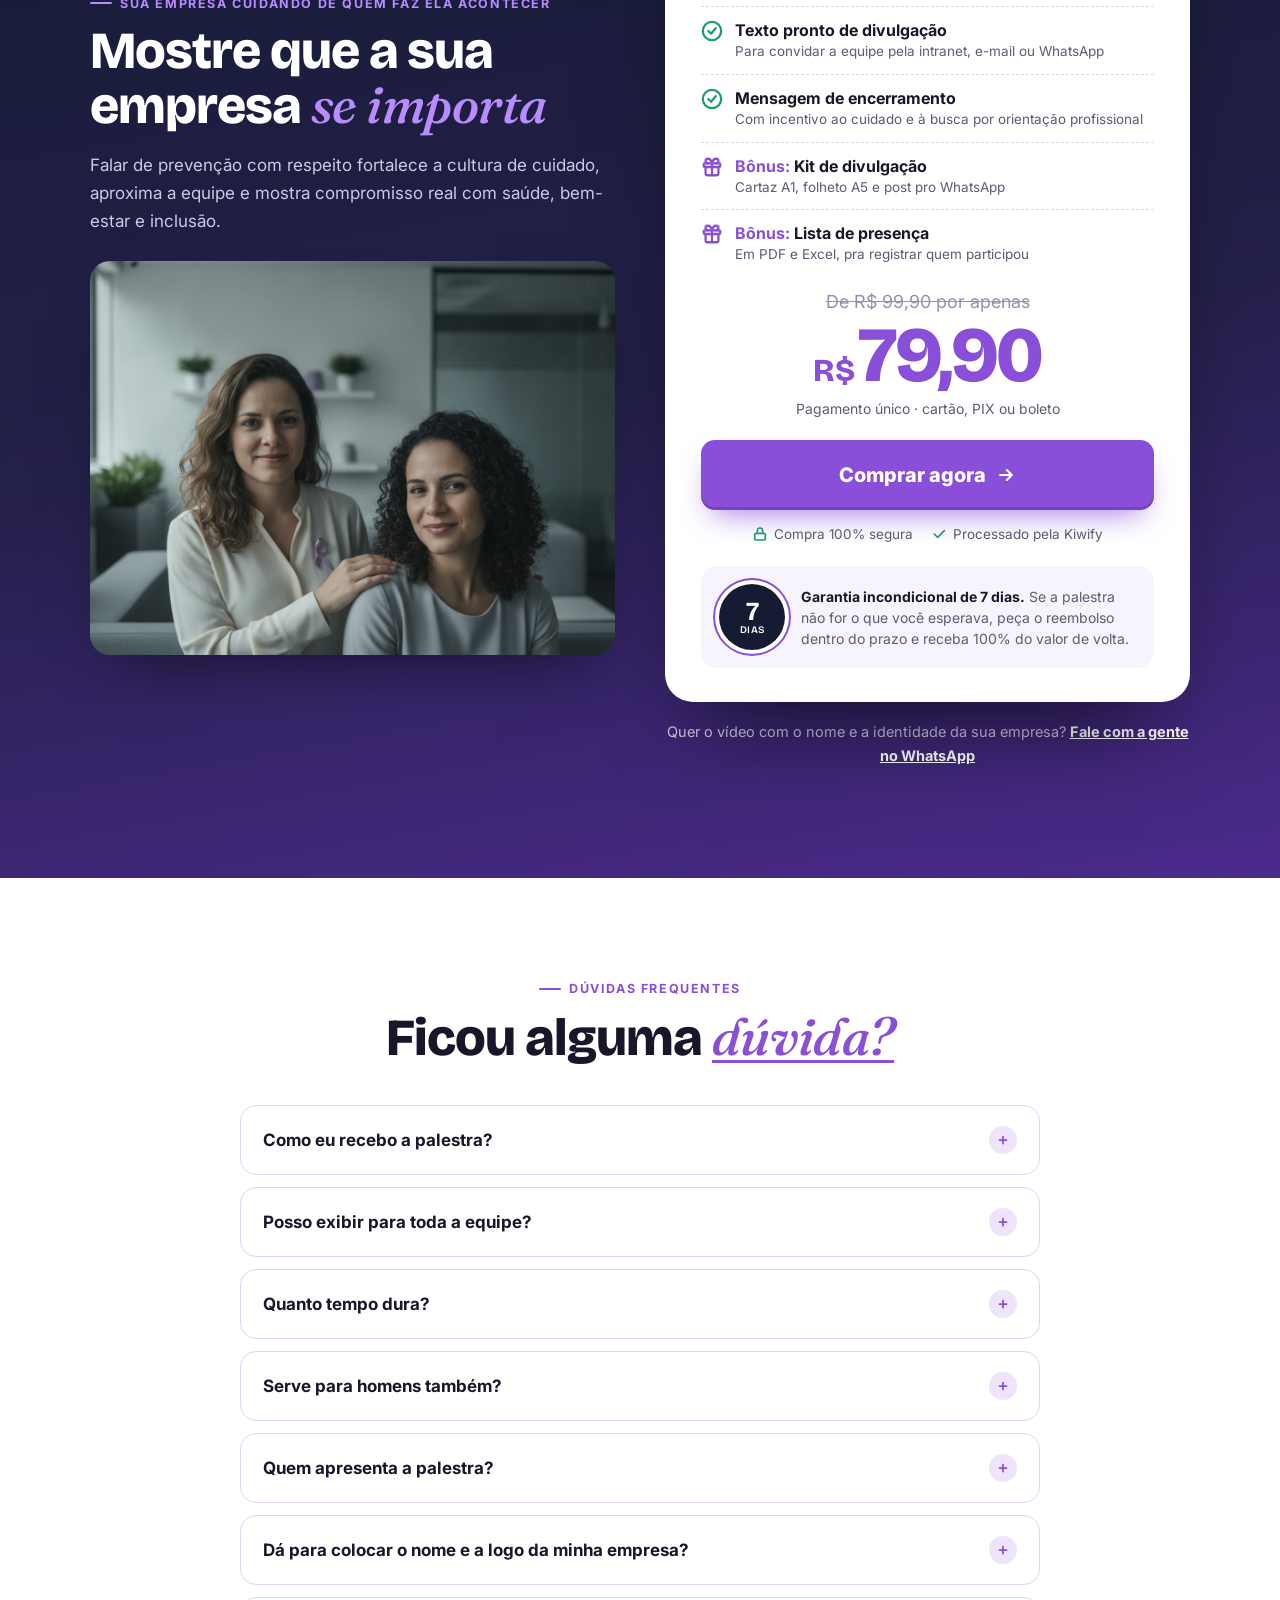
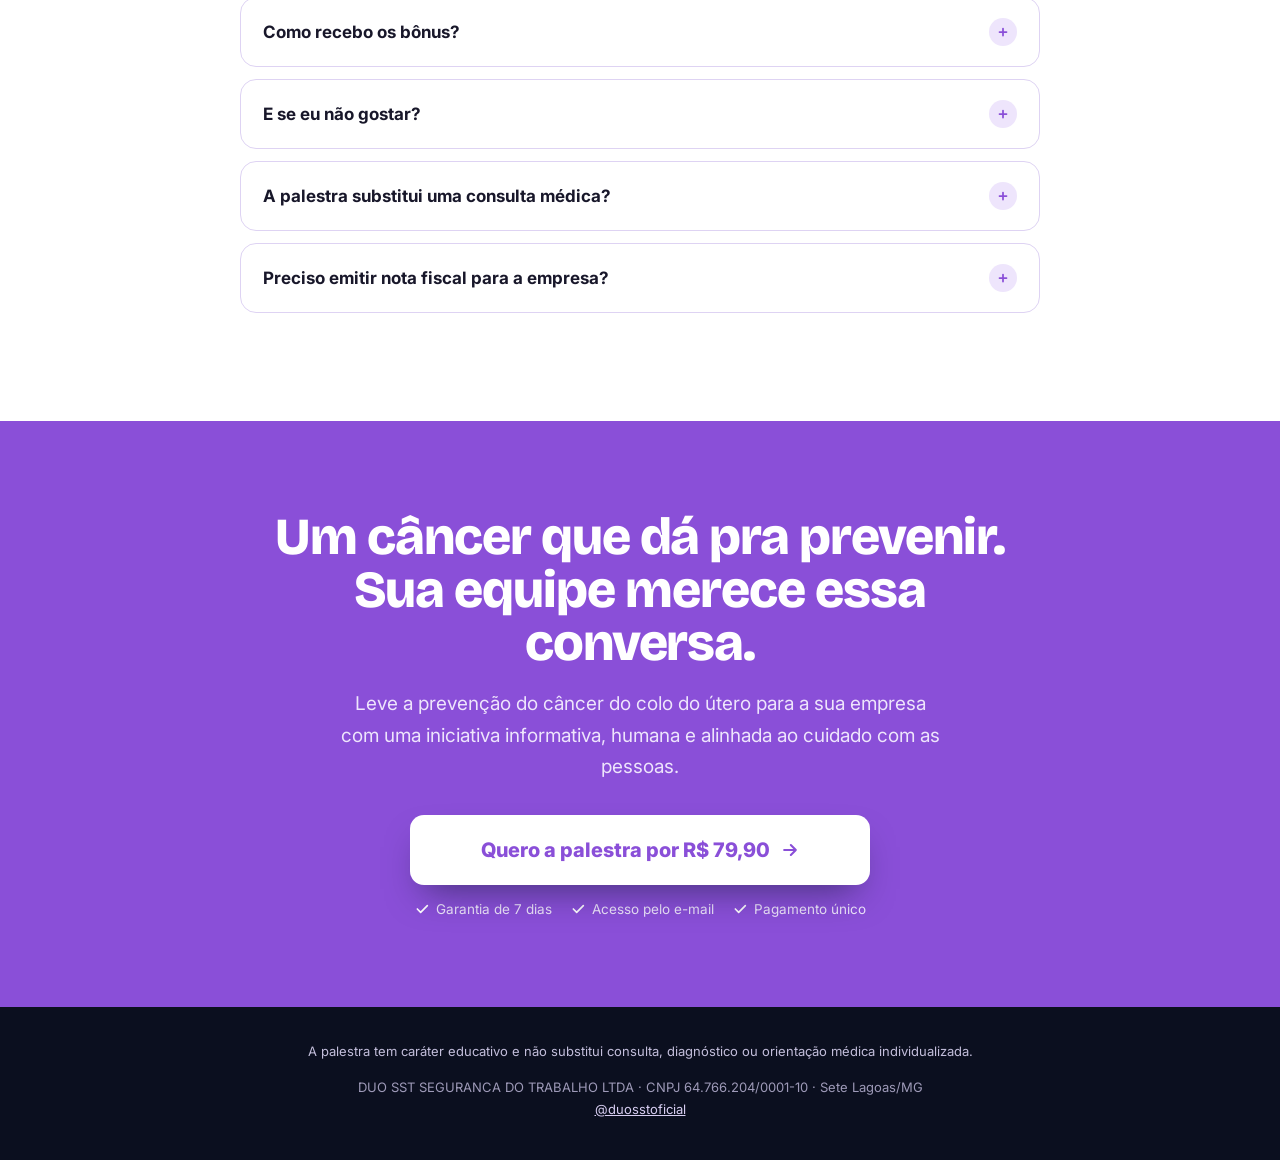
<file: colo-do-utero/index.html>
<!DOCTYPE html>
<html lang="pt-BR">
<head>
<meta charset="UTF-8">
<meta name="viewport" content="width=device-width, initial-scale=1.0">
<title>Câncer do colo do útero: palestra em vídeo pra sua empresa | DUO SST</title>
<link rel="icon" type="image/png" href="../assets/logo-d.png">
<meta name="description" content="Palestra em vídeo de 7 minutos sobre câncer do colo do útero com a enfermeira do trabalho Gabriella Arcoverde: HPV, vacina, exame preventivo, sinais de alerta e mitos e verdades. Pronta pra exibir na sua empresa. De R$ 99,90 por R$ 79,90.">
<meta property="og:title" content="Câncer do colo do útero: palestra em vídeo pra sua empresa">
<meta property="og:description" content="Um câncer que dá pra prevenir. Leve essa conversa pra sua equipe. De R$ 99,90 por R$ 79,90.">
<meta property="og:image" content="assets/hero.jpg">
<link rel="preconnect" href="https://fonts.googleapis.com">
<link rel="preconnect" href="https://fonts.gstatic.com" crossorigin>
<link href="https://fonts.googleapis.com/css2?family=Bricolage+Grotesque:opsz,wght@12..96,600;12..96,800&family=Fraunces:ital,opsz,wght@1,9..144,500;1,9..144,600&family=Inter:wght@400;500;600;700&display=swap" rel="stylesheet">
<style>
  :root{
    --rosa:#8A4FD8; --rosa-hover:#6F38BE; --rosa-vivo:#B88CFF; --blush:#EEE5FC; --blush-2:#F8F4FE;
    --ameixa:#141B33; --ameixa-2:#24204A; --tinta:#18172A; --suave:#5D5B72; --linha:#DED3F3;
    --ok:#1E9E6A;
  }
  *{box-sizing:border-box}
  html{scroll-behavior:smooth}
  body{margin:0;font-family:Inter,system-ui,sans-serif;color:var(--tinta);background:#fff;-webkit-font-smoothing:antialiased}
  img{max-width:100%;display:block}
  .w{max-width:1140px;margin:0 auto;padding:0 20px}
  h1,h2,h3{font-family:"Bricolage Grotesque",Inter,sans-serif;letter-spacing:-.02em;margin:0}
  h2{font-size:clamp(32px,4.6vw,52px);line-height:1.02;font-weight:800}
  .it{font-family:Fraunces,Georgia,serif;font-style:italic;font-weight:500;letter-spacing:-.01em}
  .rosa{color:var(--rosa)}
  p{line-height:1.65;margin:0 0 14px}
  .tag{display:inline-flex;align-items:center;gap:8px;font-size:12.5px;font-weight:700;letter-spacing:1.6px;text-transform:uppercase;color:var(--rosa);margin-bottom:14px}
  .tag::before{content:"";width:22px;height:2px;background:currentColor;border-radius:2px}
  section{padding:96px 0}

  /* CTA */
  .cta{display:inline-flex;align-items:center;justify-content:center;gap:10px;background:var(--rosa);color:#fff;font-weight:800;font-size:18px;padding:20px 34px;border-radius:14px;text-decoration:none;border:0;cursor:pointer;box-shadow:0 14px 30px -12px rgba(138,79,216,.8),inset 0 -3px 0 rgba(0,0,0,.15);transition:transform .15s,background .15s;font-family:Inter,sans-serif}
  .cta:hover{background:var(--rosa-hover);transform:translateY(-2px)}
  .cta svg{width:20px;height:20px}
  .cta-grande{font-size:20px;padding:23px 40px;width:100%;max-width:460px}
  .micro{display:flex;gap:8px 18px;flex-wrap:wrap;font-size:13.5px;margin-top:16px;color:var(--suave)}
  .micro span{display:inline-flex;align-items:center;gap:6px}
  .micro svg{width:16px;height:16px;color:var(--ok)}
  .cta-bloco{text-align:center;margin-top:44px}
  .cta-bloco .micro{justify-content:center}

  /* faixa topo */
  .topo{background:var(--ameixa);color:#DCD0FF;text-align:center;font-size:13.5px;font-weight:600;padding:10px 16px;letter-spacing:.2px}
  .topo b{color:#fff}

  /* HERO */
  .hero{position:relative;background:var(--ameixa);color:#fff;overflow:hidden;padding:0}
  .hero-foto{position:absolute;inset:0;background:url(assets/hero.jpg) 70% center/cover}
  .hero::after{content:"";position:absolute;inset:0;background:linear-gradient(90deg,rgba(12,17,36,.97) 0%,rgba(16,22,44,.9) 40%,rgba(20,27,51,.35) 72%,rgba(20,27,51,.1) 100%)}
  .hero .w{position:relative;z-index:1;padding-top:20px;padding-bottom:48px}
  .marca{display:flex;align-items:center;gap:10px;margin-bottom:26px}
  .marca img{width:260px;max-width:50vw;height:auto;display:block}
  .voltar{white-space:nowrap}
  @media (max-width:640px){.voltar{font-size:12.5px;padding:6px 11px}.marca img{max-width:44vw}}
  .marca > a:first-child{flex:0 0 auto}
  .marca span{font-size:13px;color:#D8CEF2;line-height:1.3}
  .marca strong{display:block;color:#fff;font-size:14px}
  .hero-txt{max-width:640px}
  .pill{display:inline-flex;align-items:center;gap:8px;background:rgba(184,140,255,.16);border:1px solid rgba(184,140,255,.5);color:#D9C6FF;font-size:13px;font-weight:700;padding:6px 13px;border-radius:999px;margin-bottom:14px}
  .pill svg{width:15px;height:15px}
  .hero h1{font-size:clamp(38px,min(4.6vw,7.4vh),60px);line-height:1;font-weight:800;margin-bottom:14px}
  .hero h1 .it{color:var(--rosa-vivo)}
  .hero .sub{font-size:17.5px;color:#E6E1F5;max-width:560px;margin-bottom:20px}
  .hero .sub b{color:#fff}
  .compra{display:flex;align-items:center;gap:22px;flex-wrap:wrap}
  .preco-hero{display:flex;align-items:center;gap:16px}
  .de{color:#A9A3C6;text-decoration:line-through;font-size:17px}
  .por{font-family:"Bricolage Grotesque",sans-serif;font-weight:800;font-size:54px;line-height:1;letter-spacing:-.03em}
  .por small{font-size:24px;margin-right:3px;letter-spacing:0}
  .desconto{background:#fff;color:var(--rosa);font-weight:800;font-size:13px;padding:6px 11px;border-radius:8px;transform:rotate(-3deg)}
  .hero .micro{color:#CFC8E6;margin-top:14px}
  .hero .micro svg{color:#7FE3B8}

  /* DOR */
  .dor-grid{display:grid;grid-template-columns:.9fr 1.1fr;gap:64px;align-items:center}
  .dor-foto{border-radius:24px;overflow:hidden;position:relative;aspect-ratio:4/5;background:url(assets/rh.jpg) center/cover;box-shadow:0 40px 70px -40px rgba(20,27,51,.6)}
  .dor-foto .balao{position:absolute;left:18px;right:18px;bottom:18px;background:#fff;border-radius:16px;padding:16px 18px;font-size:15px;font-weight:600;box-shadow:0 18px 30px -14px rgba(0,0,0,.4)}
  .dor-foto .balao span{display:block;font-size:12px;color:var(--suave);font-weight:500;margin-top:4px}
  .dores{list-style:none;padding:0;margin:26px 0 26px;display:grid;gap:14px}
  .dores li{display:flex;gap:14px;align-items:flex-start;background:var(--blush-2);border:1px solid var(--linha);border-radius:14px;padding:16px 18px;line-height:1.5}
  .dores .x{flex:none;width:26px;height:26px;border-radius:50%;background:#E4D6FB;color:var(--rosa-hover);display:flex;align-items:center;justify-content:center;font-weight:800;font-size:15px}
  .virada{font-size:20px;font-weight:600;line-height:1.5}
  .virada b{color:var(--rosa)}

  /* SOLUÇÃO / VÍDEO */
  .solucao{background:var(--ameixa);color:#fff;position:relative;overflow:hidden}
  .solucao::before{content:"";position:absolute;width:620px;height:620px;border-radius:50%;background:radial-gradient(circle,rgba(138,79,216,.35),transparent 65%);right:-200px;top:-200px}
  .solucao .w{position:relative}
  .sol-head{text-align:center;max-width:760px;margin:0 auto 44px}
  .sol-head .tag{color:var(--rosa-vivo)}
  .sol-head p{color:#CFC8E6;font-size:18px;margin-top:16px}
  .player{position:relative;max-width:900px;margin:0 auto;aspect-ratio:16/9;border-radius:22px;overflow:hidden;background:#0E1226;box-shadow:0 50px 90px -40px rgba(0,0,0,.8),0 0 0 1px rgba(255,255,255,.08)}
  .player iframe,.player video{position:absolute;inset:0;width:100%;height:100%;border:0}
  .player-bg{position:absolute;inset:0;background:url(assets/gabriella-capa.jpg) center/cover}
  .player-selos{position:absolute;right:16px;bottom:16px;display:flex;gap:8px;flex-wrap:wrap;justify-content:flex-end}
  .player-selos span{background:rgba(14,18,38,.82);color:#fff;font-size:13px;font-weight:700;padding:7px 12px;border-radius:999px}
  .player-ui{position:absolute;inset:0;display:flex;flex-direction:column;align-items:center;justify-content:center;text-align:center;padding:20px;background:linear-gradient(180deg,rgba(14,18,38,.2),rgba(14,18,38,.75))}
  .play{width:92px;height:92px;border-radius:50%;background:var(--rosa);display:flex;align-items:center;justify-content:center;box-shadow:0 0 0 14px rgba(138,79,216,.25),0 0 0 28px rgba(138,79,216,.1);margin-bottom:22px;animation:pulsa 2.2s infinite}
  .play svg{width:34px;height:34px;color:#fff;margin-left:6px}
  @keyframes pulsa{50%{box-shadow:0 0 0 18px rgba(138,79,216,.18),0 0 0 36px rgba(138,79,216,.06)}}
  .player-ui strong{font-size:19px}
  .player-ui span{color:#D8CEF2;font-size:14px;margin-top:4px}
  .rasc{position:absolute;top:16px;left:16px;background:#FFD43B;color:#3b2a00;font-size:11.5px;font-weight:800;letter-spacing:.6px;text-transform:uppercase;padding:5px 10px;border-radius:6px;z-index:2}
  .solucao .cta-bloco .micro{color:#CFC8E6}
  .solucao .micro svg{color:#7FE3B8}

  /* PILARES */
  .pil-head{max-width:720px;margin-bottom:48px}
  .pilares{display:grid;grid-template-columns:repeat(3,1fr);gap:22px}
  .pilar{border-radius:24px;padding:34px 30px 30px;position:relative;overflow:hidden;min-height:340px;display:flex;flex-direction:column}
  .pilar:nth-child(1){background:var(--blush)}
  .pilar:nth-child(2){background:var(--rosa);color:#fff}
  .pilar:nth-child(3){background:var(--ameixa);color:#fff}
  .pilar .num{font-family:"Bricolage Grotesque",sans-serif;font-weight:800;font-size:15px;opacity:.6;margin-bottom:auto}
  .pilar .ic{width:58px;height:58px;border-radius:16px;display:flex;align-items:center;justify-content:center;margin:26px 0 18px;background:rgba(255,255,255,.7)}
  .pilar:nth-child(2) .ic,.pilar:nth-child(3) .ic{background:rgba(255,255,255,.14)}
  .pilar .ic svg{width:30px;height:30px}
  .pilar:nth-child(1) .ic svg{color:var(--rosa)}
  .pilar h3{font-size:32px;font-weight:800;margin-bottom:10px}
  .pilar p{margin:0;font-size:15.5px;opacity:.92}

  /* CONTEÚDO */
  .conteudo{background:var(--blush-2)}
  .cont-grid{display:grid;grid-template-columns:.85fr 1.15fr;gap:60px;align-items:start}
  .cont-grid .sticky{position:sticky;top:30px}
  .topicos{list-style:none;margin:0;padding:0;counter-reset:c;display:grid;gap:12px}
  .topicos li{counter-increment:c;display:flex;gap:18px;align-items:center;background:#fff;border-radius:16px;padding:20px 22px;font-weight:600;font-size:16.5px;line-height:1.4;border:1px solid var(--linha)}
  .topicos li::before{content:counter(c,decimal-leading-zero);font-family:"Bricolage Grotesque",sans-serif;font-weight:800;font-size:26px;color:var(--rosa);flex:none;width:40px}
  .nota{font-size:14px;color:var(--suave);margin-top:16px}

  /* COMO FUNCIONA */
  .passos{display:grid;grid-template-columns:repeat(3,1fr);gap:22px;margin-top:46px;position:relative}
  .passo{text-align:center;padding:0 10px}
  .passo .n{width:64px;height:64px;border-radius:50%;background:var(--blush);color:var(--rosa);font-family:"Bricolage Grotesque",sans-serif;font-weight:800;font-size:26px;display:flex;align-items:center;justify-content:center;margin:0 auto 18px;border:3px solid #fff;box-shadow:0 0 0 2px var(--linha)}
  .passo h3{font-size:22px;margin-bottom:8px}
  .passo p{color:var(--suave);font-size:15.5px}
  .usos{display:flex;flex-wrap:wrap;gap:10px;justify-content:center;margin-top:40px}
  .usos span{background:var(--blush-2);border:1px solid var(--linha);padding:10px 16px;border-radius:999px;font-weight:600;font-size:14.5px}

  .player-legenda{text-align:center;color:#CFC8E6;font-size:14.5px;margin:16px 0 0}

  /* QUEM APRESENTA */
  .quem-grid{display:grid;grid-template-columns:.8fr 1.2fr;gap:56px;align-items:center}
  .quem-foto{aspect-ratio:4/5;border-radius:24px;background:#0F1A2B url(assets/gabriela-retrato.jpg) center top/cover;box-shadow:0 40px 70px -40px rgba(20,27,51,.6)}
  .quem-bio{font-size:18px;color:var(--suave);margin-top:18px}
  .quem blockquote{margin:24px 0 0;padding:22px 24px;background:var(--blush-2);border-left:4px solid var(--rosa);border-radius:0 16px 16px 0;font-family:Fraunces,Georgia,serif;font-style:italic;font-size:22px;line-height:1.4;color:var(--tinta)}
  @media (max-width:960px){.quem-grid{grid-template-columns:1fr;gap:32px}.quem-foto{max-width:420px;width:100%}}

  /* COMPARAÇÃO */
  .comparar{background:var(--blush-2)}
  .tabela{max-width:880px;margin:44px auto 0;display:grid;grid-template-columns:1fr 1fr;gap:18px}
  .col{border-radius:22px;padding:30px 28px}
  .col h3{font-size:22px;margin-bottom:18px;display:flex;align-items:center;gap:10px}
  .col ul{list-style:none;margin:0;padding:0;display:grid;gap:13px}
  .col li{display:flex;gap:11px;line-height:1.45;font-size:15.5px}
  .col li svg{width:20px;height:20px;flex:none;margin-top:1px}
  .col-a{background:#fff;border:1px solid #E2DEEC;color:var(--suave)}
  .col-a li svg{color:#B4AACB}
  .col-b{background:var(--ameixa);color:#fff;box-shadow:0 30px 60px -30px rgba(20,27,51,.7);position:relative}
  .col-b li svg{color:var(--rosa-vivo)}
  .col-b .selo{position:absolute;top:-13px;right:22px;background:var(--rosa);color:#fff;font-size:12px;font-weight:800;letter-spacing:.6px;text-transform:uppercase;padding:6px 12px;border-radius:999px}

  /* OFERTA */
  .oferta{background:linear-gradient(170deg,var(--ameixa) 0%,var(--ameixa-2) 55%,#4B2A8C 100%);color:#fff}
  .of-grid{display:grid;grid-template-columns:1fr 1fr;gap:50px;align-items:center}
  .of-txt .tag{color:var(--rosa-vivo)}
  .of-txt p{color:#CFC8E6;font-size:17px}
  .of-foto{border-radius:20px;overflow:hidden;aspect-ratio:4/3;background:url(assets/acolhimento.jpg) center/cover;margin-top:26px;box-shadow:0 30px 60px -30px rgba(0,0,0,.6)}
  .card{background:#fff;color:var(--tinta);border-radius:28px;padding:40px 36px 34px;position:relative;box-shadow:0 50px 90px -40px rgba(0,0,0,.7)}
  .card .faixa{position:absolute;top:-15px;left:50%;transform:translateX(-50%);background:var(--rosa);color:#fff;font-weight:800;font-size:13px;letter-spacing:.6px;text-transform:uppercase;padding:8px 18px;border-radius:999px;white-space:nowrap}
  .card h3{font-size:24px;text-align:center;margin-bottom:22px}
  .kit{list-style:none;margin:0 0 26px;padding:0;display:grid;gap:12px}
  .kit li{display:flex;gap:12px;align-items:flex-start;line-height:1.45;padding-bottom:12px;border-bottom:1px dashed var(--linha)}
  .kit li:last-child{border:0;padding-bottom:0}
  .kit svg{width:22px;height:22px;color:var(--ok);flex:none;margin-top:1px}
  .kit small{display:block;color:var(--suave);font-size:13.5px}
  .card-preco{text-align:center;margin-bottom:22px}
  .card-preco .de{color:#9690AE;font-size:18px}
  .card-preco .por{display:block;color:var(--rosa);font-size:78px;margin:4px 0}
  .card-preco .por small{font-size:32px}
  .card-preco .obs{font-size:14px;color:var(--suave)}
  .card .cta{width:100%}
  .card .micro{justify-content:center}
  .garantia{display:flex;gap:16px;align-items:center;margin-top:24px;padding:18px;background:var(--blush-2);border-radius:16px}
  .garantia .sel{flex:none;width:66px;height:66px;border-radius:50%;background:var(--ameixa);color:#fff;display:flex;flex-direction:column;align-items:center;justify-content:center;font-family:"Bricolage Grotesque",sans-serif;line-height:1;box-shadow:0 0 0 4px #fff,0 0 0 6px var(--rosa)}
  .garantia .sel b{font-size:26px}
  .garantia .sel span{font-size:10px;font-weight:600;letter-spacing:.5px;text-transform:uppercase}
  .garantia p{margin:0;font-size:14px;line-height:1.5;color:var(--suave)}
  .garantia p b{color:var(--tinta)}
  .perso{margin-top:18px;text-align:center;font-size:14.5px;color:#CFC8E6}
  .perso a{color:#fff;font-weight:700}

  /* BÔNUS */
  .bonus{background:var(--blush-2)}
  .bonus-head{text-align:center;max-width:720px;margin:0 auto 46px}
  .bonus-head p{margin-top:16px;color:var(--suave);font-size:17px}
  .bonus-grid{display:grid;grid-template-columns:1fr 1fr;gap:26px}
  .bonus-card{background:#fff;border:1px solid var(--linha);border-radius:24px;overflow:hidden;display:flex;flex-direction:column}
  .bonus-img{position:relative;aspect-ratio:4/3;background:var(--ameixa);display:flex;align-items:flex-end;justify-content:center;gap:16px;padding:26px 26px 0;overflow:hidden}
  .bonus-img img{display:block;width:44%;border-radius:8px 8px 0 0;box-shadow:0 20px 40px -18px rgba(0,0,0,.55)}
  .bonus-img img.um{width:58%}
  .bonus-img .rot{position:absolute;top:16px;left:16px;background:var(--rosa);color:#fff;font-size:12px;font-weight:800;letter-spacing:.6px;text-transform:uppercase;padding:6px 12px;border-radius:999px}
  .bonus-txt{padding:26px 28px 30px}
  .bonus-txt h3{font-size:22px;margin-bottom:8px}
  .bonus-txt>p{color:var(--suave);line-height:1.5;margin:0 0 14px}
  .bonus-txt ul{list-style:none;margin:0;padding:0;display:grid;gap:8px}
  .bonus-txt li{display:flex;gap:10px;align-items:flex-start;line-height:1.4;font-size:15px}
  .bonus-txt li svg{width:18px;height:18px;color:var(--ok);flex:none;margin-top:2px}
  .bonus .cta-bloco{text-align:center;margin-top:40px}
  .kit li.b svg{color:var(--rosa)}
  .kit li.b b::before{content:"Bônus: ";color:var(--rosa)}
  @media (max-width:820px){.bonus-grid{grid-template-columns:1fr}}

  /* FAQ */
  .faq{max-width:800px;margin:40px auto 0}
  .faq details{background:#fff;border:1px solid var(--linha);border-radius:16px;margin-bottom:12px;padding:0 22px}
  .faq summary{cursor:pointer;list-style:none;padding:20px 0;font-weight:700;font-size:17px;display:flex;justify-content:space-between;gap:16px;align-items:center}
  .faq summary::-webkit-details-marker{display:none}
  .faq summary::after{content:"";flex:none;width:28px;height:28px;border-radius:50%;background:var(--blush) url("data:image/svg+xml,%3Csvg xmlns='http://www.w3.org/2000/svg' viewBox='0 0 24 24' fill='none' stroke='%238A4FD8' stroke-width='3' stroke-linecap='round'%3E%3Cpath d='M12 6v12M6 12h12'/%3E%3C/svg%3E") center/14px no-repeat;transition:transform .2s}
  .faq details[open] summary::after{transform:rotate(45deg)}
  .faq details p{color:var(--suave);padding-bottom:20px;margin:0}

  /* FINAL */
  .final{background:var(--rosa);color:#fff;text-align:center;padding:90px 0}
  .final h2{max-width:800px;margin:0 auto 18px}
  .final p{font-size:19px;color:#EEE5FC;max-width:600px;margin:0 auto 32px}
  .final .cta{background:#fff;color:var(--rosa);box-shadow:0 18px 36px -14px rgba(20,27,51,.6)}
  .final .cta:hover{background:var(--ameixa);color:#fff}
  .final .micro{justify-content:center;color:#EEE5FC}
  .final .micro svg{color:#fff}

  footer{background:#0B0F1F;color:#9E9AB8;font-size:13px;padding:34px 0 40px;text-align:center;line-height:1.7}
  footer .aviso{max-width:720px;margin:0 auto 14px;color:#C3BEDB}
  footer a{color:#D8CEF2}

  /* barra fixa celular */
  .barra{position:fixed;left:0;right:0;bottom:0;z-index:50;background:#fff;padding:10px 14px calc(10px + env(safe-area-inset-bottom));display:none;align-items:center;justify-content:space-between;gap:12px;box-shadow:0 -10px 30px -12px rgba(0,0,0,.3);transform:translateY(110%);transition:transform .25s}
  .barra.on{transform:none}
  .barra s{display:block;font-size:12px;color:#9690AE}
  .barra b{font-family:"Bricolage Grotesque",sans-serif;font-size:25px;color:var(--rosa)}
  .barra .cta{padding:14px 20px;font-size:15.5px}

  .toast{position:fixed;left:50%;bottom:26px;transform:translate(-50%,30px);opacity:0;pointer-events:none;background:var(--tinta);color:#fff;padding:14px 20px;border-radius:12px;font-size:14.5px;max-width:min(92vw,460px);text-align:center;z-index:60;transition:all .25s}
  .toast.on{opacity:1;transform:translate(-50%,0)}

  @media (max-width:960px){
    .dor-grid,.cont-grid,.of-grid{grid-template-columns:1fr;gap:40px}
    .cont-grid .sticky{position:static}
    .pilares{grid-template-columns:1fr}
    .pilar{min-height:0}
    .dor-foto{aspect-ratio:4/3.4;background-position:center 30%}
  }
  @media (max-width:640px){
    section{padding:68px 0}
    .hero-foto{background-position:68% center}
    .hero::after{background:linear-gradient(180deg,rgba(12,17,36,.55) 0%,rgba(12,17,36,.9) 45%,rgba(12,17,36,.97) 100%)}
    .marca{margin-bottom:120px}
    .hero .w{padding-bottom:60px}
    .hero .cta{width:100%}
    .passos,.tabela{grid-template-columns:1fr}
    .passos{gap:34px}
    .card{padding:36px 20px 26px}
    .card-preco .por{font-size:64px}
    .barra{display:flex}
    footer{padding-bottom:100px}
  }

  /* ===== interações ===== */
  html,body{overflow-x:clip}
  @media (min-width:961px){.compra{flex-wrap:nowrap;width:max-content}}
  .cta-sec{display:inline-flex;align-items:center;gap:12px;color:#fff;font-weight:700;font-size:16px;text-decoration:none;padding:12px 6px;position:relative}
  .cta-sec::after{content:"";position:absolute;left:6px;right:58px;bottom:8px;height:2px;background:var(--rosa-vivo);transform:scaleX(.35);transform-origin:left;transition:transform .3s}
  .cta-sec:hover::after{transform:scaleX(1)}
  .cta-sec .seta{width:40px;height:40px;border-radius:50%;border:1.5px solid rgba(255,255,255,.45);display:flex;align-items:center;justify-content:center;transition:background .2s,border-color .2s}
  .cta-sec .seta svg{width:18px;height:18px;animation:desce 1.6s ease-in-out infinite}
  .cta-sec:hover .seta{background:var(--rosa);border-color:var(--rosa)}
  @keyframes desce{0%,100%{transform:translateY(-2px)}50%{transform:translateY(4px)}}

  /* brilho passando no botão principal */
  .cta{position:relative;overflow:hidden;isolation:isolate}
  .cta::after{content:"";position:absolute;top:0;bottom:0;left:-60%;width:40%;background:linear-gradient(100deg,transparent,rgba(255,255,255,.45),transparent);transform:skewX(-20deg);animation:brilho 3.6s ease-in-out infinite;z-index:-1;pointer-events:none}
  .final .cta::after{background:linear-gradient(100deg,transparent,rgba(138,79,216,.25),transparent)}
  @keyframes brilho{0%,55%{left:-60%}85%,100%{left:130%}}

  /* palavras em destaque com sublinhado que se desenha */
  .it.rosa,.hero h1 .it,.solucao h2 .it,.oferta h2 .it{background-image:linear-gradient(90deg,currentColor,currentColor);background-repeat:no-repeat;background-size:0% 3px;background-position:0 92%;transition:background-size 1s .3s cubic-bezier(.2,.8,.2,1)}
  .in-view .it,.hero.ok .it{background-size:100% 3px}

  /* entrada ao rolar (só com JS ativo) */
  .js .rv{opacity:0;transform:translateY(34px);transition:opacity .7s ease,transform .7s cubic-bezier(.2,.8,.2,1);transition-delay:var(--d,0s)}
  .js .rv.in{opacity:1;transform:none}
  .js .rv-esq{transform:translateX(-40px)}
  .js .rv-dir{transform:translateX(40px)}

  /* hero entra em sequência */
  .js .hero-txt>*{opacity:0;transform:translateY(18px);transition:opacity .6s,transform .6s cubic-bezier(.2,.8,.2,1)}
  .js .hero.ok .hero-txt>*{opacity:1;transform:none}
  .hero.ok .hero-txt>*:nth-child(2){transition-delay:.1s}
  .hero.ok .hero-txt>*:nth-child(3){transition-delay:.2s}
  .hero.ok .hero-txt>*:nth-child(4){transition-delay:.3s}
  .hero.ok .hero-txt>*:nth-child(5){transition-delay:.4s}
  .hero-foto{transform:scale(1.08);transition:transform 6s ease-out}
  .hero.ok .hero-foto{transform:scale(1)}

  /* pilares: inclinação 3D + luz seguindo o mouse */
  .pilares{perspective:1000px}
  .pilar{transition:transform .25s ease,box-shadow .25s,opacity .7s;will-change:transform}
  .pilar::after{content:"";position:absolute;inset:0;border-radius:inherit;background:radial-gradient(320px circle at var(--mx,50%) var(--my,50%),rgba(255,255,255,.28),transparent 60%);opacity:0;transition:opacity .3s;pointer-events:none}
  .pilar:hover::after{opacity:1}
  .pilar:hover{box-shadow:0 30px 60px -28px rgba(20,27,51,.55)}
  .pilar .ic{transition:transform .35s cubic-bezier(.3,1.6,.5,1)}
  .pilar:hover .ic{transform:scale(1.12) rotate(-6deg)}

  /* cartões e listas com resposta ao mouse */
  .dores li:hover{transform:translateX(8px);border-color:var(--rosa)}
  .dores li:hover .x{background:var(--rosa);color:#fff}
  .dores .x{transition:background .2s,color .2s}
  .topicos li:hover{transform:translateX(10px);border-color:var(--rosa);box-shadow:0 14px 26px -18px rgba(138,79,216,.6)}
  .topicos li::before{transition:transform .3s}
  .topicos li:hover::before{transform:scale(1.18)}
  .passo .n{transition:transform .35s cubic-bezier(.3,1.6,.5,1),background .25s,color .25s}
  .passo:hover .n{transform:translateY(-6px) scale(1.08);background:var(--rosa);color:#fff}
  .usos span:hover{transform:translateY(-3px);background:#fff;border-color:var(--rosa)}
  .col:hover{transform:translateY(-6px)}
  .col-b:hover{box-shadow:0 40px 70px -30px rgba(138,79,216,.6)}
  .faq details:hover{border-color:var(--rosa)}
  .faq details[open]{box-shadow:0 16px 30px -22px rgba(20,27,51,.4)}
  .dores li,.topicos li,.col,.faq details,.usos span{transition:transform .25s ease,box-shadow .25s,border-color .25s,background .25s,opacity .7s}
  .js .rv.in.dores-li-fix{transition-delay:0s}
  .card{transition:transform .3s ease,opacity .7s}
  .dor-foto,.of-foto{transition:transform .5s ease,opacity .7s}
  .dor-foto.in:hover,.of-foto.in:hover{transform:scale(1.02) rotate(-.6deg)}
  .garantia .sel{animation:gira 8s linear infinite}
  @keyframes gira{0%,90%{transform:rotate(0)}95%{transform:rotate(-8deg)}100%{transform:rotate(0)}}
  .card .faixa{animation:balanca 3s ease-in-out infinite}
  @keyframes balanca{0%,100%{transform:translateX(-50%) rotate(0)}50%{transform:translateX(-50%) rotate(-2deg)}}


  @media (prefers-reduced-motion:reduce){
    *,*::before,*::after{animation:none!important;transition:none!important}
    .js .rv,.js .hero-txt>*{opacity:1!important;transform:none!important}
  }
  @media (max-width:640px){
    .cta-sec{width:100%;justify-content:center}
    .cta-sec::after{display:none}
  }
  .marca{justify-content:space-between}
  .voltar{color:#fff;font-size:14px;font-weight:600;text-decoration:none;background:rgba(12,17,36,.55);padding:7px 14px;border-radius:999px}
  .voltar:hover{color:#fff;text-decoration:underline}
</style>
</head>
<body>

<div class="topo">💜 <b>Prevenção não tem mês certo.</b> Ideal pra SIPAT, Março Lilás e ações de saúde da mulher.</div>

<!-- HERO -->
<header class="hero">
  <div class="hero-foto" role="img" aria-label="Equipe reunida numa sala assistindo a uma palestra sobre saúde da mulher"></div>
  <div class="w">
    <div class="marca">
      <a href="../index.html"><img src="assets/logo-branco.png" alt="DUO SST · Consultoria, meio ambiente, capacitação e perícias"></a>
      <a class="voltar" href="../palestras.html">← Todas as palestras</a>
    </div>
    <div class="hero-txt">
      <span class="pill"><svg viewBox="0 0 24 24" fill="none" stroke="currentColor" stroke-width="2.2" stroke-linecap="round" stroke-linejoin="round"><rect x="2" y="5" width="20" height="14" rx="2"/><path d="m10 9 5 3-5 3z"/></svg>Palestra corporativa em vídeo</span>
      <h1>Câncer do colo do útero: <span class="it">dá pra prevenir</span>, e a sua equipe precisa saber como</h1>
      <p class="sub">7 minutos com a enfermeira do trabalho <b>Gabriella Arcoverde</b>: HPV, vacina, exame preventivo, sinais de alerta e mitos e verdades. <b>Você só aperta o play.</b></p>
      <div class="compra">
        <div class="preco-hero">
          <div><div class="de">De R$ 99,90</div><div class="por"><small>R$</small>79,90</div></div>
        </div>
        <a href="#oferta" class="cta">Quero na minha empresa
        <svg viewBox="0 0 24 24" fill="none" stroke="currentColor" stroke-width="2.5" stroke-linecap="round" stroke-linejoin="round"><path d="M5 12h14M13 6l6 6-6 6"/></svg></a>
        <a href="#descobrir" class="cta-sec">Descubra como funciona
          <span class="seta"><svg viewBox="0 0 24 24" fill="none" stroke="currentColor" stroke-width="2.5" stroke-linecap="round" stroke-linejoin="round"><path d="M12 5v14M6 13l6 6 6-6"/></svg></span></a>
      </div>
      <div class="micro">
        <span><svg viewBox="0 0 24 24" fill="none" stroke="currentColor" stroke-width="2.5" stroke-linecap="round" stroke-linejoin="round"><path d="m5 12 5 5L20 7"/></svg>Pagamento único</span>
        <span><svg viewBox="0 0 24 24" fill="none" stroke="currentColor" stroke-width="2.5" stroke-linecap="round" stroke-linejoin="round"><path d="m5 12 5 5L20 7"/></svg>Garantia de 7 dias</span>
        <span><svg viewBox="0 0 24 24" fill="none" stroke="currentColor" stroke-width="2.5" stroke-linecap="round" stroke-linejoin="round"><path d="m5 12 5 5L20 7"/></svg>Compra segura pela Kiwify</span>
      </div>
    </div>
  </div>
</header>

<!-- DOR -->
<section id="descobrir">
  <div class="w dor-grid">
    <div class="dor-foto" role="img" aria-label="Funcionária pensativa no intervalo, segurando uma xícara de café">
      <div class="balao">"O preventivo? Faz uns anos que eu não faço…"<span>O que muita gente da sua equipe responderia</span></div>
    </div>
    <div>
      <span class="tag">Você conhece essa cena</span>
      <h2>O exame existe. O que falta é <span class="it rosa">informação</span></h2>
      <ul class="dores">
        <li><span class="x">✕</span><span>Muita gente adia o preventivo por vergonha, medo ou falta de tempo, e só procura o médico quando aparece algum sintoma.</span></li>
        <li><span class="x">✕</span><span>O HPV ainda é cercado de dúvida e tabu, e muita gente acha que quem tomou a vacina não precisa mais do papanicolau.</span></li>
        <li><span class="x">✕</span><span>Falar de saúde íntima no trabalho exige cuidado: um tom errado vira constrangimento em vez de acolhimento.</span></li>
        <li><span class="x">✕</span><span>A equipe é grande, tem turnos e unidades diferentes, e juntar todo mundo no mesmo horário é quase impossível.</span></li>
      </ul>
      <p class="virada">E se essa conversa já estivesse <b>pronta, revisada e no tom certo</b>, esperando só você apertar o play?</p>
    </div>
  </div>
</section>

<!-- SOLUÇÃO -->
<section class="solucao">
  <div class="w">
    <div class="sol-head">
      <span class="tag">A solução</span>
      <h2>Uma palestra completa, <span class="it" style="color:var(--rosa-vivo)">em 7 minutos</span>, pra exibir quando e onde quiser</h2>
      <p>Linguagem simples, direta e acolhedora. Cabe no começo de qualquer reunião ou na SIPAT, e todo mundo sai sabendo o que é o HPV, como se proteger e por que não esperar sintoma pra fazer o preventivo.</p>
    </div>
    <div class="player" id="player">
      <div class="player-bg"></div>
      <div class="player-selos"><span>7 min</span><span>Full HD</span><span>Pra toda a equipe</span></div>
    </div>
    <p class="player-legenda">Prévia de pouco mais de 1 minuto. A palestra completa tem 7.</p>
    <div class="cta-bloco">
      <a href="#oferta" class="cta">Quero garantir a palestra
        <svg viewBox="0 0 24 24" fill="none" stroke="currentColor" stroke-width="2.5" stroke-linecap="round" stroke-linejoin="round"><path d="M5 12h14M13 6l6 6-6 6"/></svg></a>
    </div>
  </div>
</section>

<!-- QUEM APRESENTA -->
<section class="quem">
  <div class="w quem-grid">
    <div class="quem-foto" role="img" aria-label="Gabriella Arcoverde, enfermeira do trabalho, apresentando a palestra"></div>
    <div>
      <span class="tag">Quem apresenta</span>
      <h2>Gabriella Arcoverde, <span class="it rosa">enfermeira do trabalho</span></h2>
      <p class="quem-bio">Há 15 anos cuidando da saúde de trabalhadores. A mesma enfermeira da palestra de Outubro Rosa, agora falando de um assunto que muita gente evita: sem termos difíceis, sem julgamento e com exemplos do dia a dia.</p>
      <blockquote>"Lembre-se: a prevenção salva vidas. Não espere aparecerem sintomas para cuidar da saúde."</blockquote>
    </div>
  </div>
</section>

<!-- PILARES -->
<section>
  <div class="w">
    <div class="pil-head">
      <span class="tag">Os 3 pilares da palestra</span>
      <h2>Três atitudes que <span class="it rosa">protegem de verdade</span></h2>
    </div>
    <div class="pilares">
      <div class="pilar">
        <span class="num">01</span>
        <div class="ic"><svg viewBox="0 0 24 24" fill="none" stroke="currentColor" stroke-width="2" stroke-linecap="round" stroke-linejoin="round"><path d="M2 4h6a4 4 0 0 1 4 4v13a3 3 0 0 0-3-3H2z"/><path d="M22 4h-6a4 4 0 0 0-4 4v13a3 3 0 0 1 3-3h7z"/></svg></div>
        <h3>Entender o HPV</h3>
        <p>O que é o vírus, como ele é transmitido e por que a infecção persistente por alguns tipos de HPV está ligada à maioria dos casos de câncer do colo do útero.</p>
      </div>
      <div class="pilar">
        <span class="num">02</span>
        <div class="ic"><svg viewBox="0 0 24 24" fill="none" stroke="currentColor" stroke-width="2" stroke-linecap="round" stroke-linejoin="round"><path d="M12 22s8-4 8-10V5l-8-3-8 3v7c0 6 8 10 8 10z"/><path d="m9 12 2 2 4-4"/></svg></div>
        <h3>Vacinar e se proteger</h3>
        <p>A vacina protege contra os principais tipos de HPV e funciona melhor antes do início da vida sexual. Camisinha e hábitos saudáveis completam a proteção.</p>
      </div>
      <div class="pilar">
        <span class="num">03</span>
        <div class="ic"><svg viewBox="0 0 24 24" fill="none" stroke="currentColor" stroke-width="2" stroke-linecap="round" stroke-linejoin="round"><path d="M20.8 4.6a5.5 5.5 0 0 0-7.8 0L12 5.7l-1-1.1a5.5 5.5 0 0 0-7.8 7.8l1 1.1L12 21l7.8-7.5 1-1.1a5.5 5.5 0 0 0 0-7.8z"/></svg></div>
        <h3>Fazer o preventivo</h3>
        <p>O papanicolau é simples, rápido e geralmente indolor, e encontra alterações antes de virarem câncer. Descoberto cedo, as chances de cura são muito altas.</p>
      </div>
    </div>
  </div>
</section>

<!-- CONTEÚDO -->
<section class="conteudo">
  <div class="w cont-grid">
    <div class="sticky">
      <span class="tag">Conteúdo programático</span>
      <h2>O que a sua equipe vai <span class="it rosa">aprender</span></h2>
      <p style="margin-top:18px;color:var(--suave);font-size:17px">Nove temas em 7 minutos, na ordem em que aparecem no vídeo.</p>
      <a href="#oferta" class="cta" style="margin-top:12px">Quero esse conteúdo
        <svg viewBox="0 0 24 24" fill="none" stroke="currentColor" stroke-width="2.5" stroke-linecap="round" stroke-linejoin="round"><path d="M5 12h14M13 6l6 6-6 6"/></svg></a>
    </div>
    <div>
      <ol class="topicos">
        <li>O que é o colo do útero e como o câncer se desenvolve</li>
        <li>HPV: a principal causa</li>
        <li>Fatores de risco</li>
        <li>Sintomas e sinais de alerta</li>
        <li>Como é feito o diagnóstico</li>
        <li>Exame preventivo: como funciona o papanicolau</li>
        <li>Vacina, camisinha e hábitos que protegem</li>
        <li>Tratamento e chances de cura</li>
        <li>Mitos e verdades</li>
      </ol>
      <p class="nota">O conteúdo pode ser adaptado ao perfil da empresa e do público, mediante alinhamento prévio.</p>
    </div>
  </div>
</section>

<!-- COMO FUNCIONA -->
<section>
  <div class="w" style="text-align:center">
    <span class="tag">Simples assim</span>
    <h2>Da compra à exibição em <span class="it rosa">3 passos</span></h2>
    <div class="passos">
      <div class="passo"><div class="n">1</div><h3>Garanta sua palestra</h3><p>Compra rápida e segura pela Kiwify, no cartão, PIX ou boleto.</p></div>
      <div class="passo"><div class="n">2</div><h3>Receba o acesso</h3><p>Depois da confirmação do pagamento, o vídeo e os materiais chegam no seu e-mail.</p></div>
      <div class="passo"><div class="n">3</div><h3>Exiba para a equipe</h3><p>Use o texto pronto para divulgar a ação e dê o play no dia que for melhor pra você.</p></div>
    </div>
    <div class="usos">
      <span>📅 Reuniões de equipe</span><span>🦺 SIPAT</span><span>💬 Endomarketing</span><span>📺 TV corporativa</span><span>💻 Intranet e canais internos</span><span>🤝 Integração de novos colaboradores</span>
    </div>
  </div>
</section>

<!-- COMPARAÇÃO -->
<section class="comparar">
  <div class="w">
    <div style="text-align:center">
      <span class="tag">Por que em vídeo?</span>
      <h2>Mesma mensagem, <span class="it rosa">sem complicação</span></h2>
    </div>
    <div class="tabela">
      <div class="col col-a">
        <h3>Palestra presencial</h3>
        <ul>
          <li><svg viewBox="0 0 24 24" fill="none" stroke="currentColor" stroke-width="2.5" stroke-linecap="round"><path d="M6 6l12 12M18 6 6 18"/></svg>Custo de palestrante, deslocamento e estrutura</li>
          <li><svg viewBox="0 0 24 24" fill="none" stroke="currentColor" stroke-width="2.5" stroke-linecap="round"><path d="M6 6l12 12M18 6 6 18"/></svg>Depende da agenda de outra pessoa</li>
          <li><svg viewBox="0 0 24 24" fill="none" stroke="currentColor" stroke-width="2.5" stroke-linecap="round"><path d="M6 6l12 12M18 6 6 18"/></svg>Acontece uma vez, num único horário</li>
          <li><svg viewBox="0 0 24 24" fill="none" stroke="currentColor" stroke-width="2.5" stroke-linecap="round"><path d="M6 6l12 12M18 6 6 18"/></svg>Quem está em outro turno fica de fora</li>
        </ul>
      </div>
      <div class="col col-b">
        <span class="selo">Recomendado</span>
        <h3>Palestra em vídeo DUO SST</h3>
        <ul>
          <li><svg viewBox="0 0 24 24" fill="none" stroke="currentColor" stroke-width="2.5" stroke-linecap="round" stroke-linejoin="round"><path d="m5 12 5 5L20 7"/></svg>Pagamento único de R$ 79,90</li>
          <li><svg viewBox="0 0 24 24" fill="none" stroke="currentColor" stroke-width="2.5" stroke-linecap="round" stroke-linejoin="round"><path d="m5 12 5 5L20 7"/></svg>7 minutos, pronta pra exibir no dia que você escolher</li>
          <li><svg viewBox="0 0 24 24" fill="none" stroke="currentColor" stroke-width="2.5" stroke-linecap="round" stroke-linejoin="round"><path d="m5 12 5 5L20 7"/></svg>Pode ser exibida em vários momentos e unidades</li>
          <li><svg viewBox="0 0 24 24" fill="none" stroke="currentColor" stroke-width="2.5" stroke-linecap="round" stroke-linejoin="round"><path d="m5 12 5 5L20 7"/></svg>Apresentada por uma enfermeira do trabalho</li>
        </ul>
      </div>
    </div>
  </div>
</section>

<!-- BÔNUS -->
<section class="bonus" id="bonus">
  <div class="w">
    <div class="bonus-head">
      <span class="tag">Bônus pra quem compra</span>
      <h2>A ação completa, <span class="it rosa">do convite ao registro</span></h2>
      <p>Além do vídeo, você recebe o material pronto pra divulgar a prevenção do câncer do colo do útero na empresa e a lista pra registrar quem participou.</p>
    </div>
    <div class="bonus-grid">
      <div class="bonus-card">
        <div class="bonus-img" role="img" aria-label="Cartaz e post da campanha"><span class="rot">Bônus 1</span><img src="assets/bonus-cartaz.jpg" alt="" loading="lazy"><img src="assets/bonus-cartaz.jpg" alt="" loading="lazy" style="width:30%;opacity:.9"></div>
        <div class="bonus-txt">
          <h3>Kit de divulgação da campanha</h3>
          <p>A mesma arte em três formatos, com os sinais de alerta e a orientação de procurar o médico.</p>
          <ul>
            <li><svg viewBox="0 0 24 24" fill="none" stroke="currentColor" stroke-width="2.5" stroke-linecap="round" stroke-linejoin="round"><path d="m5 12 5 5L20 7"/></svg>Cartaz A1 pra parede do refeitório ou da portaria</li>
            <li><svg viewBox="0 0 24 24" fill="none" stroke="currentColor" stroke-width="2.5" stroke-linecap="round" stroke-linejoin="round"><path d="m5 12 5 5L20 7"/></svg>Folheto A5 pra imprimir e entregar</li>
            <li><svg viewBox="0 0 24 24" fill="none" stroke="currentColor" stroke-width="2.5" stroke-linecap="round" stroke-linejoin="round"><path d="m5 12 5 5L20 7"/></svg>Post pronto pra mandar no WhatsApp da equipe</li>
          </ul>
        </div>
      </div>
      <div class="bonus-card">
        <div class="bonus-img" role="img" aria-label="Lista de presença da palestra"><span class="rot">Bônus 2</span><img class="um" src="assets/bonus-lista.jpg" alt="" loading="lazy"></div>
        <div class="bonus-txt">
          <h3>Lista de presença pronta</h3>
          <p>Pra ação não ficar só na lembrança: fica registrada no histórico de saúde e segurança da empresa.</p>
          <ul>
            <li><svg viewBox="0 0 24 24" fill="none" stroke="currentColor" stroke-width="2.5" stroke-linecap="round" stroke-linejoin="round"><path d="m5 12 5 5L20 7"/></svg>Campos de empresa, data, local e responsável</li>
            <li><svg viewBox="0 0 24 24" fill="none" stroke="currentColor" stroke-width="2.5" stroke-linecap="round" stroke-linejoin="round"><path d="m5 12 5 5L20 7"/></svg>Nome, CPF ou matrícula, setor e assinatura de cada participante</li>
            <li><svg viewBox="0 0 24 24" fill="none" stroke="currentColor" stroke-width="2.5" stroke-linecap="round" stroke-linejoin="round"><path d="m5 12 5 5L20 7"/></svg>Em PDF pra imprimir e em Excel pra preencher no computador</li>
          </ul>
        </div>
      </div>
    </div>
    <div class="cta-bloco">
      <a href="#oferta" class="cta">Quero a palestra com os bônus
        <svg viewBox="0 0 24 24" fill="none" stroke="currentColor" stroke-width="2.5" stroke-linecap="round" stroke-linejoin="round"><path d="M5 12h14M13 6l6 6-6 6"/></svg></a>
    </div>
  </div>
</section>

<!-- OFERTA -->
<section class="oferta" id="oferta">
  <div class="w of-grid">
    <div class="of-txt">
      <span class="tag">Sua empresa cuidando de quem faz ela acontecer</span>
      <h2>Mostre que a sua empresa <span class="it" style="color:var(--rosa-vivo)">se importa</span></h2>
      <p style="margin-top:18px">Falar de prevenção com respeito fortalece a cultura de cuidado, aproxima a equipe e mostra compromisso real com saúde, bem-estar e inclusão.</p>
      <div class="of-foto" role="img" aria-label="Duas colegas de trabalho se apoiando"></div>
    </div>
    <div>
      <div class="card">
        <span class="faixa">💜 Oferta de lançamento</span>
        <h3>Tudo o que você recebe</h3>
        <ul class="kit">
          <li><svg viewBox="0 0 24 24" fill="none" stroke="currentColor" stroke-width="2.5" stroke-linecap="round" stroke-linejoin="round"><circle cx="12" cy="12" r="10"/><path d="m8 12 3 3 5-6"/></svg><div><b>Vídeo completo da palestra</b><small>7 minutos, Full HD, com Gabriella Arcoverde</small></div></li>
          <li><svg viewBox="0 0 24 24" fill="none" stroke="currentColor" stroke-width="2.5" stroke-linecap="round" stroke-linejoin="round"><circle cx="12" cy="12" r="10"/><path d="m8 12 3 3 5-6"/></svg><div><b>Texto pronto de divulgação</b><small>Para convidar a equipe pela intranet, e-mail ou WhatsApp</small></div></li>
          <li><svg viewBox="0 0 24 24" fill="none" stroke="currentColor" stroke-width="2.5" stroke-linecap="round" stroke-linejoin="round"><circle cx="12" cy="12" r="10"/><path d="m8 12 3 3 5-6"/></svg><div><b>Mensagem de encerramento</b><small>Com incentivo ao cuidado e à busca por orientação profissional</small></div></li>
          <li class="b"><svg viewBox="0 0 24 24" fill="none" stroke="currentColor" stroke-width="2.5" stroke-linecap="round" stroke-linejoin="round"><rect x="3" y="8" width="18" height="4" rx="1"/><path d="M12 8v13M19 12v7a2 2 0 0 1-2 2H7a2 2 0 0 1-2-2v-7"/><path d="M7.5 8a2.5 2.5 0 0 1 0-5C11 3 12 8 12 8s1-5 4.5-5a2.5 2.5 0 0 1 0 5"/></svg><div><b>Kit de divulgação</b><small>Cartaz A1, folheto A5 e post pro WhatsApp</small></div></li>
          <li class="b"><svg viewBox="0 0 24 24" fill="none" stroke="currentColor" stroke-width="2.5" stroke-linecap="round" stroke-linejoin="round"><rect x="3" y="8" width="18" height="4" rx="1"/><path d="M12 8v13M19 12v7a2 2 0 0 1-2 2H7a2 2 0 0 1-2-2v-7"/><path d="M7.5 8a2.5 2.5 0 0 1 0-5C11 3 12 8 12 8s1-5 4.5-5a2.5 2.5 0 0 1 0 5"/></svg><div><b>Lista de presença</b><small>Em PDF e Excel, pra registrar quem participou</small></div></li>
        </ul>
        <div class="card-preco">
          <span class="de">De R$ 99,90 por apenas</span>
          <span class="por"><small>R$</small>79,90</span>
          <span class="obs">Pagamento único · cartão, PIX ou boleto</span>
        </div>
        <a href="#" class="cta cta-grande" data-checkout>Comprar agora
          <svg viewBox="0 0 24 24" fill="none" stroke="currentColor" stroke-width="2.5" stroke-linecap="round" stroke-linejoin="round"><path d="M5 12h14M13 6l6 6-6 6"/></svg></a>
        <div class="micro">
          <span><svg viewBox="0 0 24 24" fill="none" stroke="currentColor" stroke-width="2.5" stroke-linecap="round" stroke-linejoin="round"><rect x="4" y="11" width="16" height="10" rx="2"/><path d="M8 11V7a4 4 0 0 1 8 0v4"/></svg>Compra 100% segura</span>
          <span><svg viewBox="0 0 24 24" fill="none" stroke="currentColor" stroke-width="2.5" stroke-linecap="round" stroke-linejoin="round"><path d="m5 12 5 5L20 7"/></svg>Processado pela Kiwify</span>
        </div>
        <div class="garantia">
          <div class="sel"><b>7</b><span>dias</span></div>
          <p><b>Garantia incondicional de 7 dias.</b> Se a palestra não for o que você esperava, peça o reembolso dentro do prazo e receba 100% do valor de volta.</p>
        </div>
      </div>
      <p class="perso">Quer o vídeo com o nome e a identidade da sua empresa? <a href="#" class="js-whats">Fale com a gente no WhatsApp</a></p>
    </div>
  </div>
</section>

<!-- FAQ -->
<section>
  <div class="w">
    <div style="text-align:center">
      <span class="tag">Dúvidas frequentes</span>
      <h2>Ficou alguma <span class="it rosa">dúvida?</span></h2>
    </div>
    <div class="faq">
      <details><summary>Como eu recebo a palestra?</summary><p>Assim que o pagamento é confirmado, a Kiwify libera o acesso no e-mail informado na compra. No PIX e no cartão a confirmação costuma ser rápida; no boleto pode levar até 3 dias úteis.</p></details>
      <details><summary>Posso exibir para toda a equipe?</summary><p>Sim. A palestra foi feita para exibição interna na sua empresa: reuniões, SIPAT, ações de endomarketing, TV corporativa ou canais internos.</p></details>
      <details><summary>Quanto tempo dura?</summary><p>7 minutos. Cabe no começo de uma reunião de equipe ou dentro da programação da SIPAT.</p></details>
      <details><summary>Serve para homens também?</summary><p>Sim. O HPV é uma infecção sexualmente transmissível, então a prevenção é assunto de todos. Como a Gabriella diz na palestra, cuidar da saúde sexual é responsabilidade consigo e com a outra pessoa.</p></details>
      <details><summary>Quem apresenta a palestra?</summary><p>Gabriella Arcoverde, enfermeira do trabalho com 15 anos de profissão.</p></details>
      <details><summary>Dá para colocar o nome e a logo da minha empresa?</summary><p>Sim, mediante alinhamento prévio. A personalização é combinada à parte. Fale com a gente pelo WhatsApp e explique o que você precisa.</p></details>
      <details><summary>Como recebo os bônus?</summary><p>Junto com o vídeo, na mesma área de acesso da Kiwify: o cartaz A1, o folheto A5, o post pro WhatsApp e a lista de presença em PDF e Excel.</p></details>
      <details><summary>E se eu não gostar?</summary><p>Você tem 7 dias de garantia. Se não ficar satisfeito, solicite o reembolso pela própria Kiwify dentro desse prazo e recebe o valor integral de volta.</p></details>
      <details><summary>A palestra substitui uma consulta médica?</summary><p>Não. O conteúdo é educativo e incentiva justamente a busca por orientação profissional. Ele não substitui consulta, diagnóstico ou orientação médica individualizada.</p></details>
      <details><summary>Preciso emitir nota fiscal para a empresa?</summary><p>A compra é feita pela Kiwify, que emite o comprovante da transação. Se a sua empresa precisar de algo específico, fale com a gente pelo WhatsApp antes de comprar.</p></details>
    </div>
  </div>
</section>

<!-- FINAL -->
<section class="final">
  <div class="w">
    <h2>Um câncer que dá pra prevenir. Sua equipe merece essa conversa.</h2>
    <p>Leve a prevenção do câncer do colo do útero para a sua empresa com uma iniciativa informativa, humana e alinhada ao cuidado com as pessoas.</p>
    <a href="#" class="cta cta-grande" data-checkout>Quero a palestra por R$ 79,90
      <svg viewBox="0 0 24 24" fill="none" stroke="currentColor" stroke-width="2.5" stroke-linecap="round" stroke-linejoin="round"><path d="M5 12h14M13 6l6 6-6 6"/></svg></a>
    <div class="micro">
      <span><svg viewBox="0 0 24 24" fill="none" stroke="currentColor" stroke-width="2.5" stroke-linecap="round" stroke-linejoin="round"><path d="m5 12 5 5L20 7"/></svg>Garantia de 7 dias</span>
      <span><svg viewBox="0 0 24 24" fill="none" stroke="currentColor" stroke-width="2.5" stroke-linecap="round" stroke-linejoin="round"><path d="m5 12 5 5L20 7"/></svg>Acesso pelo e-mail</span>
      <span><svg viewBox="0 0 24 24" fill="none" stroke="currentColor" stroke-width="2.5" stroke-linecap="round" stroke-linejoin="round"><path d="m5 12 5 5L20 7"/></svg>Pagamento único</span>
    </div>
  </div>
</section>

<footer>
  <div class="w">
    <p class="aviso">A palestra tem caráter educativo e não substitui consulta, diagnóstico ou orientação médica individualizada.</p>
    DUO SST SEGURANCA DO TRABALHO LTDA · CNPJ 64.766.204/0001-10 · Sete Lagoas/MG<br>
    <a href="https://www.instagram.com/duosstoficial" target="_blank" rel="noopener">@duosstoficial</a>
  </div>
</footer>

<div class="barra" id="barra">
  <div><s>De R$ 99,90</s><b>R$ 79,90</b></div>
  <a href="#" class="cta" data-checkout>Comprar agora</a>
</div>
<div class="toast" id="toast" role="status"></div>

<script>
// ===== preencher quando chegar =====
const CHECKOUT_URL = "https://pay.kiwify.com.br/xQMN7Ei";   // checkout na Kiwify da DUO (22/10)
const VIDEO_EMBED = "assets/previa.mp4";   // embed da prévia (YouTube/Vimeo) ou arquivo .mp4
const WHATSAPP = "5531990929406"; // comercial DUO (mesmo de COMERCIAL_NUMBER em js/main.js)
// ===================================

(function () {
  const toast = document.getElementById("toast"); let t;
  function aviso(m) { toast.textContent = m; toast.classList.add("on"); clearTimeout(t); t = setTimeout(() => toast.classList.remove("on"), 4200); }

  document.querySelectorAll("[data-checkout]").forEach(b => {
    if (CHECKOUT_URL) { b.href = CHECKOUT_URL; return; }
    b.addEventListener("click", e => { e.preventDefault(); aviso("Rascunho: este botão vai abrir o checkout assim que o produto for cadastrado."); });
  });

  const msg = "Olá, DUO SST! Vi a palestra sobre câncer do colo do útero e quero saber sobre a versão personalizada com a identidade da minha empresa.";
  document.querySelectorAll(".js-whats").forEach(a => { a.href = `https://wa.me/${WHATSAPP}?text=${encodeURIComponent(msg)}`; a.target = "_blank"; a.rel = "noopener"; });

  if (VIDEO_EMBED) {
    document.getElementById("player").innerHTML = /\.mp4($|\?)/.test(VIDEO_EMBED)
      ? `<video src="${VIDEO_EMBED}" poster="assets/gabriella-capa.jpg" controls playsinline preload="metadata"></video>`
      : `<iframe src="${VIDEO_EMBED}" allow="autoplay; fullscreen; picture-in-picture" allowfullscreen title="Prévia da palestra sobre câncer do colo do útero"></iframe>`;
  }

  const barra = document.getElementById("barra"), hero = document.querySelector(".hero"), oferta = document.getElementById("oferta");
  function checar() {
    const r = oferta.getBoundingClientRect();
    barra.classList.toggle("on", hero.getBoundingClientRect().bottom < 0 && !(r.top < innerHeight && r.bottom > 0));
  }
  addEventListener("scroll", checar, { passive: true }); checar();
})();
</script>
<script>
(function () {
  const reduz = matchMedia("(prefers-reduced-motion: reduce)").matches;
  document.documentElement.classList.add("js");

  // hero entra em sequência
  requestAnimationFrame(() => setTimeout(() => document.querySelector(".hero").classList.add("ok"), 60));

  // preço do topo "cai" de 99,90 para 79,90
  const por = document.querySelector(".hero .por");
  if (por && !reduz) {
    const fim = 79.90, ini = 99.90, t0 = performance.now() + 700, dur = 1100;
    const fmt = v => "<small>R$</small>" + v.toFixed(2).replace(".", ",");
    por.innerHTML = fmt(ini);
    (function passo(t) {
      const k = Math.min(1, Math.max(0, (t - t0) / dur)), e = 1 - Math.pow(1 - k, 3);
      por.innerHTML = fmt(ini + (fim - ini) * e);
      if (k < 1) requestAnimationFrame(passo);
    })(performance.now());
  }

  // entrada ao rolar
  const grupos = [
    [".tag, section h2, .sol-head p, .pil-head, .virada, .nota", ""],
    [".dor-foto, .of-foto", "rv-esq"],
    [".card", "rv-dir"],
    [".dores li, .pilar, .topicos li, .passo, .usos span, .col, .faq details, .player, .cta-bloco", ""]
  ];
  const alvos = [];
  grupos.forEach(([sel, extra]) => document.querySelectorAll(sel).forEach(el => {
    if (el.closest(".hero") || el.classList.contains("rv")) return;
    el.classList.add("rv"); if (extra) el.classList.add(extra); alvos.push(el);
  }));
  alvos.forEach(el => {
    const irmaos = [...el.parentElement.children].filter(c => c.classList.contains("rv"));
    const i = irmaos.indexOf(el); if (i > 0) el.style.setProperty("--d", Math.min(i * 0.09, 0.6) + "s");
  });
  const io = new IntersectionObserver(es => es.forEach(e => {
    if (!e.isIntersecting) return;
    const el = e.target; el.classList.add("in"); io.unobserve(el);
    // depois de entrar, tira o atraso pra o hover responder na hora
    setTimeout(() => el.style.removeProperty("--d"), 1400);
  }), { threshold: 0.15, rootMargin: "0px 0px -40px 0px" });
  alvos.forEach(el => io.observe(el));
  const ioSec = new IntersectionObserver(es => es.forEach(e => e.isIntersecting && e.target.classList.add("in-view")), { threshold: 0.3 });
  document.querySelectorAll("section").forEach(s => ioSec.observe(s));

  const mouseFino = matchMedia("(pointer: fine)").matches;
  if (!mouseFino || reduz) return;

  // pilares e cartão de oferta inclinam com o mouse
  document.querySelectorAll(".pilar, .card").forEach(el => {
    const forca = el.classList.contains("card") ? 4 : 9;
    el.addEventListener("mousemove", e => {
      const r = el.getBoundingClientRect(), x = (e.clientX - r.left) / r.width, y = (e.clientY - r.top) / r.height;
      el.style.setProperty("--mx", x * 100 + "%"); el.style.setProperty("--my", y * 100 + "%");
      el.style.transform = `rotateX(${(0.5 - y) * forca}deg) rotateY(${(x - 0.5) * forca}deg) translateY(-6px)`;
    });
    el.addEventListener("mouseleave", () => { el.style.transform = ""; });
  });

})();
</script>
</body>
</html>
</file>
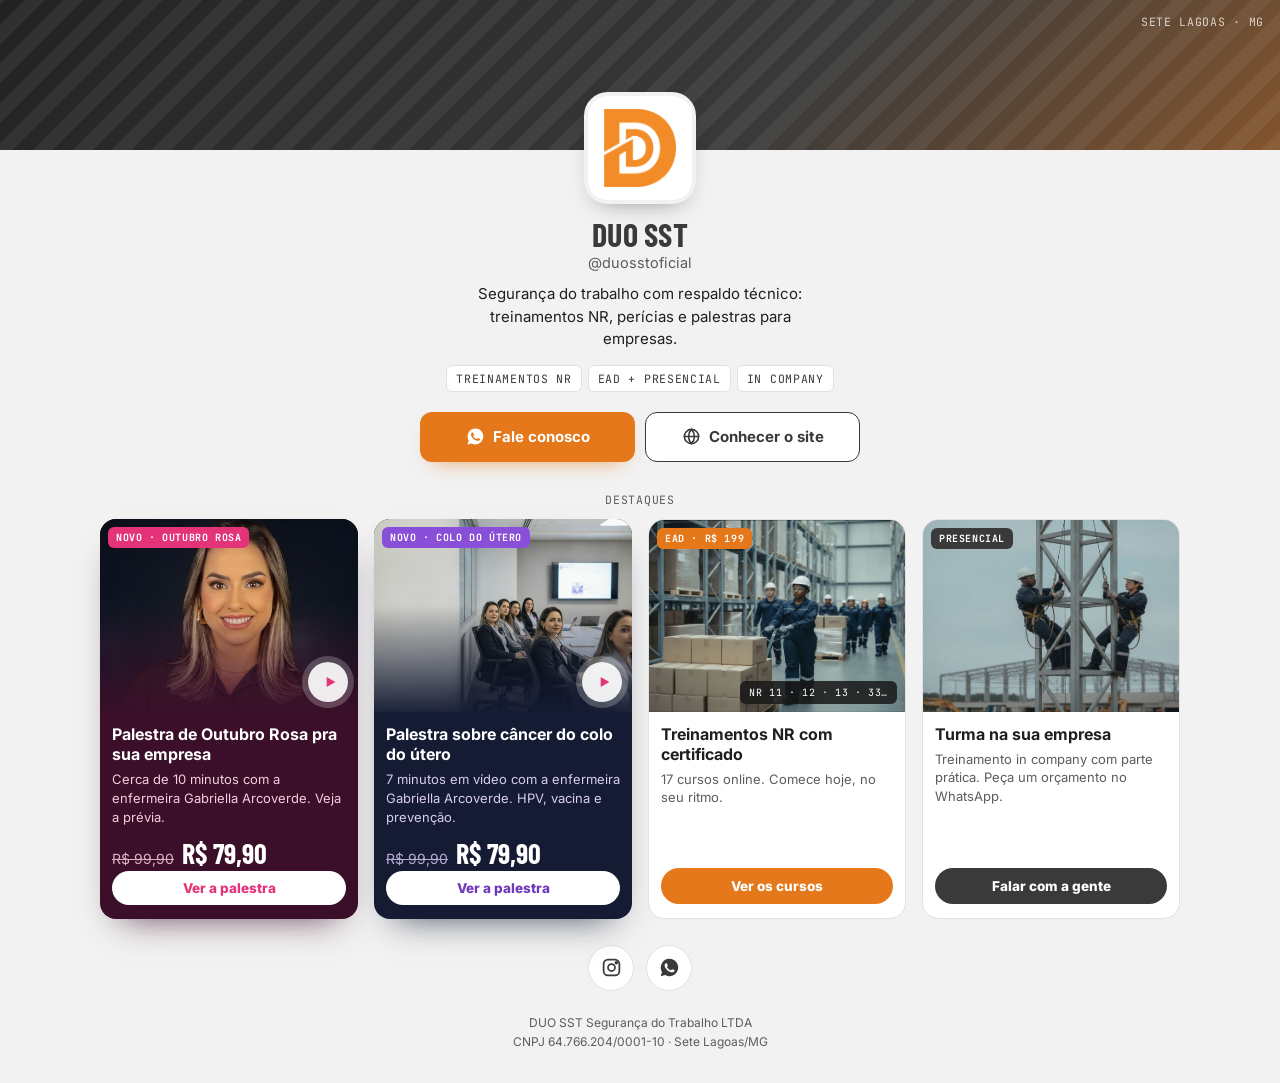
<file: links/index.html>
<!DOCTYPE html>
<html lang="pt-BR">
<head>
<meta charset="UTF-8">
<meta name="viewport" content="width=device-width, initial-scale=1.0, viewport-fit=cover">
<title>DUO SST · Links</title>
<link rel="icon" type="image/png" href="../assets/logo-d.png">
<meta name="description" content="DUO SST: treinamentos NR, palestra de Outubro Rosa e atendimento in company em Sete Lagoas/MG.">
<meta property="og:title" content="DUO SST · Segurança do Trabalho">
<meta property="og:description" content="Treinamentos NR, palestra de Outubro Rosa e atendimento in company.">
<meta property="og:image" content="https://dapper-kulfi-7c891e.netlify.app/links/assets/og-duo.png">
<meta property="og:image:width" content="1200">
<meta property="og:image:height" content="630">
<meta property="og:url" content="https://dapper-kulfi-7c891e.netlify.app/links/">
<meta property="og:type" content="website">
<link rel="preconnect" href="https://fonts.googleapis.com">
<link rel="preconnect" href="https://fonts.gstatic.com" crossorigin>
<link href="https://fonts.googleapis.com/css2?family=Barlow+Condensed:wght@600;700&family=Inter:wght@400;500;600;700&family=JetBrains+Mono:wght@500;700&display=swap" rel="stylesheet">
<style>
  :root{
    --grafite:#3A3A3A; --grafite-dark:#222222; --laranja:#E5781B; --laranja-claro:#F28C28;
    --rosa:#E5337A; --ameixa:#3B0F2A;
    --bg:#F2F2F2; --card:#FFFFFF; --ink:#1F1F1F; --sub:#5C5C5C; --linha:#E1E1E1;
  }
  *{box-sizing:border-box}
  html{-webkit-text-size-adjust:100%}
  body{margin:0;font-family:Inter,system-ui,sans-serif;color:var(--ink);background:var(--bg);-webkit-font-smoothing:antialiased;
    padding:0 16px calc(32px + env(safe-area-inset-bottom))}
  .col{max-width:1080px;margin:0 auto}
  a{color:inherit}

  /* topo */
  .capa{margin:0 -16px;height:150px;background:
      linear-gradient(135deg,var(--grafite-dark) 0%,var(--grafite) 62%,var(--laranja) 150%);position:relative;overflow:hidden}
  .capa::before{content:"";position:absolute;inset:0;background-image:repeating-linear-gradient(-45deg,rgba(255,255,255,.06) 0 14px,transparent 14px 28px)}
  .capa .mono{position:absolute;right:16px;top:calc(14px + env(safe-area-inset-top));color:rgba(255,255,255,.75)}
  .perfil,.acoes,.titulo-sec{max-width:440px;margin-left:auto;margin-right:auto}
  .perfil{display:flex;flex-direction:column;align-items:center;text-align:center;margin-top:-58px;position:relative}
  .logo{width:112px;height:112px;border-radius:24px;background:#fff;border:4px solid var(--bg);display:flex;align-items:center;justify-content:center;box-shadow:0 10px 24px -14px rgba(24,24,24,.55)}
  .logo img{width:72px;height:auto}
  h1{font-family:"Barlow Condensed",sans-serif;font-weight:700;font-size:32px;line-height:1;margin:14px 0 4px;color:var(--grafite);letter-spacing:.3px}
  .arroba{font-size:14.5px;color:var(--sub);margin:0}
  .bio{margin:12px 0 0;font-size:15px;line-height:1.5;color:var(--ink);max-width:340px}
  .selos{display:flex;flex-wrap:wrap;justify-content:center;gap:6px;margin-top:14px}
  .mono{font-family:"JetBrains Mono",ui-monospace,monospace;font-size:11.5px;letter-spacing:.06em;text-transform:uppercase}
  .selos span{background:var(--card);border:1px solid var(--linha);border-radius:6px;padding:5px 9px;color:var(--grafite)}

  /* acoes */
  .acoes{display:grid;grid-template-columns:1fr 1fr;gap:10px;margin-top:20px}
  .btn{display:flex;align-items:center;justify-content:center;gap:8px;white-space:nowrap;min-height:50px;padding:0 14px;border-radius:12px;
    font-weight:700;font-size:15px;text-decoration:none;transition:transform .15s ease,box-shadow .15s ease,background .15s ease}
  .btn svg{width:19px;height:19px;flex:none}
  .btn.zap{background:var(--laranja);color:#fff;box-shadow:0 10px 22px -14px rgba(229,120,27,.9)}
  .btn.zap:hover{background:#D06A12}
  .btn.site{background:var(--card);color:var(--grafite);border:1.5px solid var(--grafite)}
  .btn.site:hover{background:var(--grafite);color:#fff}
  .btn:active{transform:scale(.98)}
  .btn:focus-visible{outline:3px solid var(--laranja-claro);outline-offset:3px}
  .titulo-sec{margin-top:30px;margin-bottom:0;text-align:center;color:var(--sub)}

  /* caixas */
  .links{display:grid;grid-template-columns:repeat(2,minmax(0,1fr));gap:12px;margin-top:12px;align-items:stretch}
  @media (min-width:900px){.links{grid-template-columns:repeat(4,minmax(0,1fr));gap:16px}}
  @media (max-width:340px){.links{grid-template-columns:1fr}}
  .box{display:flex;flex-direction:column;text-decoration:none;background:var(--card);border:1px solid var(--linha);border-radius:16px;overflow:hidden;
    transition:transform .15s ease,box-shadow .15s ease;position:relative}
  .box:hover{transform:translateY(-2px);box-shadow:0 14px 28px -18px rgba(24,24,24,.5)}
  .box:active{transform:scale(.99)}
  .box:focus-visible{outline:3px solid var(--laranja-claro);outline-offset:3px}
  .box .foto{aspect-ratio:4/3;background-size:cover;background-position:center;position:relative}
  .box .corpo{padding:12px 12px 14px;display:flex;flex-direction:column;gap:6px;flex:1}
  .box h2{margin:0;font-size:16px;line-height:1.25;font-weight:700}
  .box p{margin:0;font-size:13px;color:var(--sub);line-height:1.45}
  .seta{margin-top:auto;align-self:flex-end;width:36px;height:36px;flex:none;border-radius:50%;background:var(--grafite);color:#fff;display:flex;align-items:center;justify-content:center}
  .seta svg{width:17px;height:17px}
  .etq{position:absolute;left:8px;top:8px;padding:4px 8px;font-size:10px;border-radius:6px;font-weight:700;color:#fff}
  .norma{position:absolute;right:8px;bottom:8px;font-size:10px;background:rgba(24,24,24,.85);color:#fff;padding:5px 9px;border-radius:6px}

  /* destaque: Outubro Rosa */
  .box.destaque{border:0;background:var(--ameixa);color:#fff;box-shadow:0 18px 34px -20px rgba(59,15,42,.8)}
  .box.destaque .foto::after{content:"";position:absolute;inset:0;background:linear-gradient(180deg,transparent 45%,rgba(59,15,42,.95))}
  .box.destaque .etq{background:var(--rosa)}
  .box.destaque p{color:#F3CFDD}
  .box.destaque .seta{background:var(--rosa)}
  .box.destaque .preco{display:flex;flex-wrap:wrap;align-items:baseline;gap:4px 8px;margin-top:auto;padding-top:6px}
  .box.destaque .preco s{color:#D9B3C3;font-size:14px;white-space:nowrap}
  .box.destaque .preco b{font-family:"Barlow Condensed",sans-serif;font-size:28px;line-height:1;white-space:nowrap}
  .box.destaque .preco span{flex:1 0 100%;text-align:center;background:#fff;color:var(--rosa);font-weight:800;font-size:13.5px;padding:9px 10px;border-radius:999px;white-space:nowrap}

  /* destaque 2: palestra do colo do útero (cor da própria campanha) */
  .box.destaque.roxo{background:#141B33;box-shadow:0 18px 34px -20px rgba(20,27,51,.8)}
  .box.destaque.roxo .foto::after{background:linear-gradient(180deg,transparent 45%,rgba(20,27,51,.95))}
  .box.destaque.roxo .etq{background:#8A4FD8}
  .box.destaque.roxo p{color:#D9CCF5}
  .box.destaque.roxo .seta{background:#8A4FD8}
  .box.destaque.roxo .preco s{color:#B9ADD6}
  .box.destaque.roxo .preco span{color:#6F38BE}
  .cta{margin-top:auto;display:block;text-align:center;font-weight:800;font-size:13.5px;padding:10px 10px;border-radius:999px;color:#fff;white-space:nowrap}
  .cta.laranja{background:var(--laranja)}
  .cta.grafite{background:var(--grafite)}
  .box:hover .cta.laranja{background:#D06A12}
  .box:hover .cta.grafite{background:var(--grafite-dark)}
  .play{position:absolute;right:10px;bottom:10px;width:40px;height:40px;border-radius:50%;background:rgba(255,255,255,.92);display:flex;align-items:center;justify-content:center;z-index:1;box-shadow:0 0 0 6px rgba(255,255,255,.22)}
  .play svg{width:16px;height:16px;color:var(--rosa);margin-left:3px}

  .box.laranja .etq{background:var(--laranja)}
  .box.laranja .seta{background:var(--laranja)}
  .box.grafite .etq{background:var(--grafite)}

  /* rodapé */
  .redes{display:flex;justify-content:center;gap:12px;margin-top:26px}
  .redes a{width:46px;height:46px;border-radius:50%;background:var(--card);border:1px solid var(--linha);display:flex;align-items:center;justify-content:center;color:var(--grafite)}
  .redes a:hover{border-color:var(--grafite)}
  .redes svg{width:21px;height:21px}
  footer{text-align:center;color:var(--sub);font-size:12px;line-height:1.6;margin-top:22px}

  @media (prefers-reduced-motion:reduce){.box{transition:none}}
</style>
</head>
<body>

<div class="capa"><span class="mono">Sete Lagoas · MG</span></div>

<main class="col">
  <div class="perfil">
    <div class="logo"><img src="assets/logo-d.png" alt="DUO SST"></div>
    <h1>DUO SST</h1>
    <p class="arroba">@duosstoficial</p>
    <p class="bio">Segurança do trabalho com respaldo técnico: treinamentos NR, perícias e palestras para empresas.</p>
    <div class="selos mono"><span>Treinamentos NR</span><span>EAD + presencial</span><span>In company</span></div>
  </div>

  <div class="acoes">
    <a class="btn zap" id="btn-contato" href="#" target="_blank" rel="noopener">
      <svg viewBox="0 0 24 24" fill="currentColor" aria-hidden="true"><path d="M12 2a10 10 0 0 0-8.6 15.1L2 22l5-1.3A10 10 0 1 0 12 2zm5.3 14.2c-.2.6-1.3 1.2-1.8 1.3-.5 0-1 .3-3.3-.7-2.8-1.1-4.5-4-4.7-4.2-.1-.2-1.1-1.5-1.1-2.9s.7-2 1-2.3c.2-.3.5-.3.7-.3h.5c.2 0 .4 0 .6.5l.8 2c.1.2.1.4 0 .5l-.3.5-.4.4c-.1.2-.3.3-.1.6.2.3.8 1.3 1.7 2.1 1.1 1 2.1 1.3 2.4 1.5.3.1.5.1.6-.1l.9-1c.2-.3.4-.2.6-.1l1.9.9c.3.1.5.2.5.3.1.1.1.7-.1 1.3z"/></svg>
      Fale conosco
    </a>
    <a class="btn site" id="btn-site" href="../index.html">
      <svg viewBox="0 0 24 24" fill="none" stroke="currentColor" stroke-width="2" stroke-linecap="round" stroke-linejoin="round" aria-hidden="true"><circle cx="12" cy="12" r="9"/><path d="M3 12h18M12 3c2.5 2.6 3.8 5.6 3.8 9s-1.3 6.4-3.8 9c-2.5-2.6-3.8-5.6-3.8-9S9.5 5.6 12 3z"/></svg>
      Conhecer o site
    </a>
  </div>

  <p class="titulo-sec mono">Destaques</p>

  <nav class="links" aria-label="Links da DUO SST">

    <!-- 1. Página de vendas: Outubro Rosa -->
    <a class="box destaque" id="link-outubro-rosa" href="#">
      <div class="foto" style="background-image:url(assets/gabriella.jpg);background-position:center 30%">
        <span class="etq mono">Novo · Outubro Rosa</span>
        <span class="play" aria-hidden="true"><svg viewBox="0 0 24 24" fill="currentColor"><path d="M7 4.5v15l13-7.5z"/></svg></span>
      </div>
      <div class="corpo">
        <h2>Palestra de Outubro Rosa pra sua empresa</h2>
        <p>Cerca de 10 minutos com a enfermeira Gabriella Arcoverde. Veja a prévia.</p>
        <div class="preco"><s>R$ 99,90</s><b>R$ 79,90</b><span>Ver a palestra</span></div>
      </div>
    </a>


    <!-- 2. Página de vendas: Câncer do colo do útero -->
    <a class="box destaque roxo" id="link-colo" href="#">
      <div class="foto" style="background-image:url(assets/colo-do-utero.jpg);background-position:center 30%">
        <span class="etq mono">Novo · Colo do útero</span>
        <span class="play" aria-hidden="true"><svg viewBox="0 0 24 24" fill="currentColor"><path d="M7 4.5v15l13-7.5z"/></svg></span>
      </div>
      <div class="corpo">
        <h2>Palestra sobre câncer do colo do útero</h2>
        <p>7 minutos em vídeo com a enfermeira Gabriella Arcoverde. HPV, vacina e prevenção.</p>
        <div class="preco"><s>R$ 99,90</s><b>R$ 79,90</b><span>Ver a palestra</span></div>
      </div>
    </a>

    <!-- 3. Treinamentos NR (EAD) -->
    <a class="box laranja" id="link-treinamentos" href="#">
      <div class="foto" style="background-image:url(assets/treinamentos.jpg)">
        <span class="etq mono">EAD · R$ 199</span>
        <span class="norma mono">NR 11 · 12 · 13 · 33…</span>
      </div>
      <div class="corpo">
        <h2>Treinamentos NR com certificado</h2>
        <p>17 cursos online. Comece hoje, no seu ritmo.</p>
        <span class="cta laranja">Ver os cursos</span>
      </div>
    </a>

    <!-- 4. Turmas presenciais / in company -->
    <a class="box grafite" id="link-incompany" href="#" target="_blank" rel="noopener">
      <div class="foto" style="background-image:url(assets/incompany.jpg)">
        <span class="etq mono">Presencial</span>
      </div>
      <div class="corpo">
        <h2>Turma na sua empresa</h2>
        <p>Treinamento in company com parte prática. Peça um orçamento no WhatsApp.</p>
        <span class="cta grafite">Falar com a gente</span>
      </div>
    </a>

  </nav>

  <div class="redes">
    <a href="https://www.instagram.com/duosstoficial" target="_blank" rel="noopener" aria-label="Instagram"><svg viewBox="0 0 24 24" fill="none" stroke="currentColor" stroke-width="2" stroke-linecap="round" stroke-linejoin="round"><rect x="3" y="3" width="18" height="18" rx="5"/><circle cx="12" cy="12" r="4"/><circle cx="17.5" cy="6.5" r="1" fill="currentColor"/></svg></a>
    <a id="link-whats" href="#" target="_blank" rel="noopener" aria-label="WhatsApp"><svg viewBox="0 0 24 24" fill="currentColor"><path d="M12 2a10 10 0 0 0-8.6 15.1L2 22l5-1.3A10 10 0 1 0 12 2zm5.3 14.2c-.2.6-1.3 1.2-1.8 1.3-.5 0-1 .3-3.3-.7-2.8-1.1-4.5-4-4.7-4.2-.1-.2-1.1-1.5-1.1-2.9s.7-2 1-2.3c.2-.3.5-.3.7-.3h.5c.2 0 .4 0 .6.5l.8 2c.1.2.1.4 0 .5l-.3.5-.4.4c-.1.2-.3.3-.1.6.2.3.8 1.3 1.7 2.1 1.1 1 2.1 1.3 2.4 1.5.3.1.5.1.6-.1l.9-1c.2-.3.4-.2.6-.1l1.9.9c.3.1.5.2.5.3.1.1.1.7-.1 1.3z"/></svg></a>
  </div>

  <footer>
    DUO SST Segurança do Trabalho LTDA<br>CNPJ 64.766.204/0001-10 · Sete Lagoas/MG
  </footer>
</main>

<script>
// ===== Links (trocar aqui) =====
const LINKS = {
  outubroRosa: "../outubro-rosa/index.html",         // página de vendas (mesma pasta do site)
  coloUtero: "../colo-do-utero/index.html",          // página de vendas da palestra do colo do útero
  treinamentos: "../cursos.html",                    // página de cursos do próprio site
  whatsPresencial: "5531990929406",                  // comercial DUO (31) 99092-9406
  site: "https://duosst.com.br",                     // domínio próprio (22/10)
};
// ===============================
(function () {
  const wpp = (msg) => `https://wa.me/${LINKS.whatsPresencial}?text=${encodeURIComponent(msg)}`;
  // sem o link publicado, aponta pra página local (útil pra testar no computador)
  document.getElementById("link-outubro-rosa").href = LINKS.outubroRosa || "../outubro-rosa/index.html";
  document.getElementById("link-colo").href = LINKS.coloUtero;
  document.getElementById("link-treinamentos").href = LINKS.treinamentos;
  document.getElementById("link-incompany").href = wpp("Olá! Vim pelo Instagram e quero um orçamento de treinamento in company.");
  document.getElementById("link-whats").href = wpp("Olá! Vim pelo Instagram da DUO SST.");
  document.getElementById("btn-contato").href = wpp("Olá! Vim pelo Instagram da DUO SST e quero falar com vocês.");
  document.getElementById("btn-site").href = LINKS.site;
})();
</script>
</body>
</html>
</file>
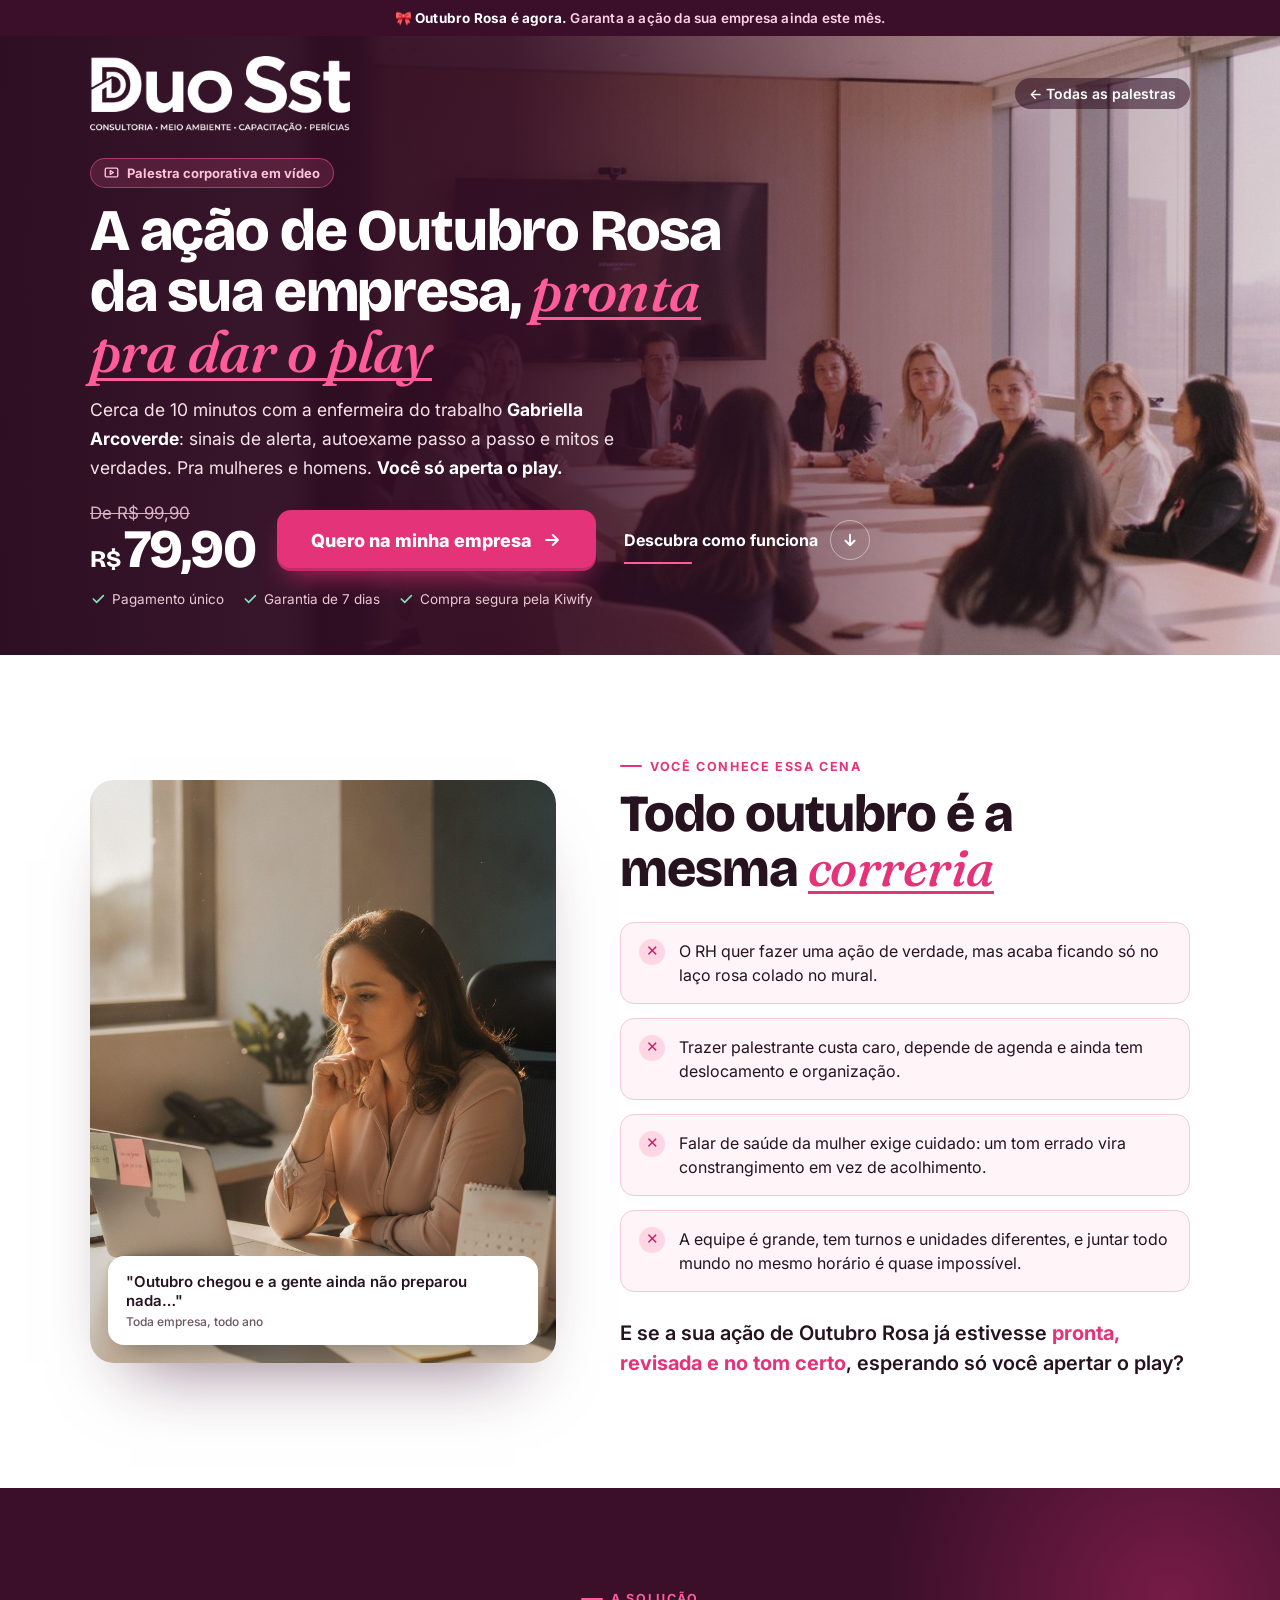
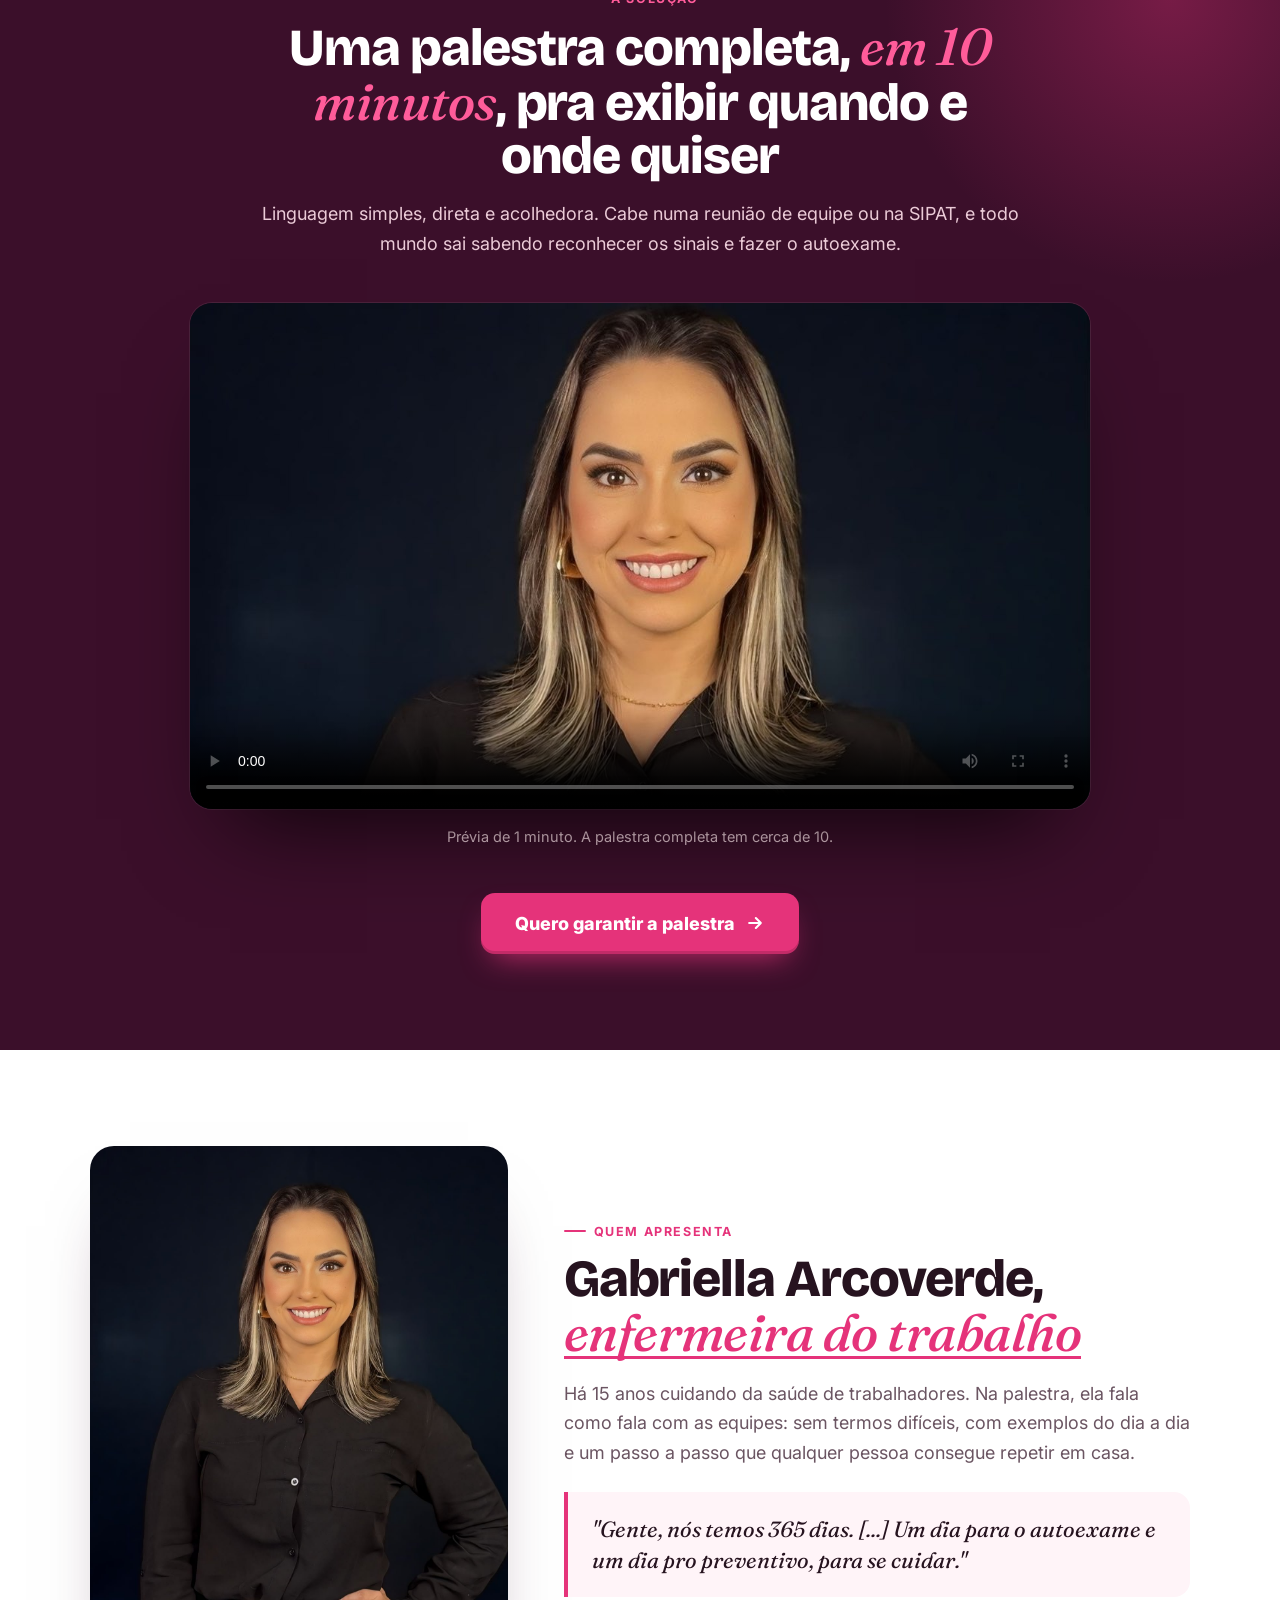
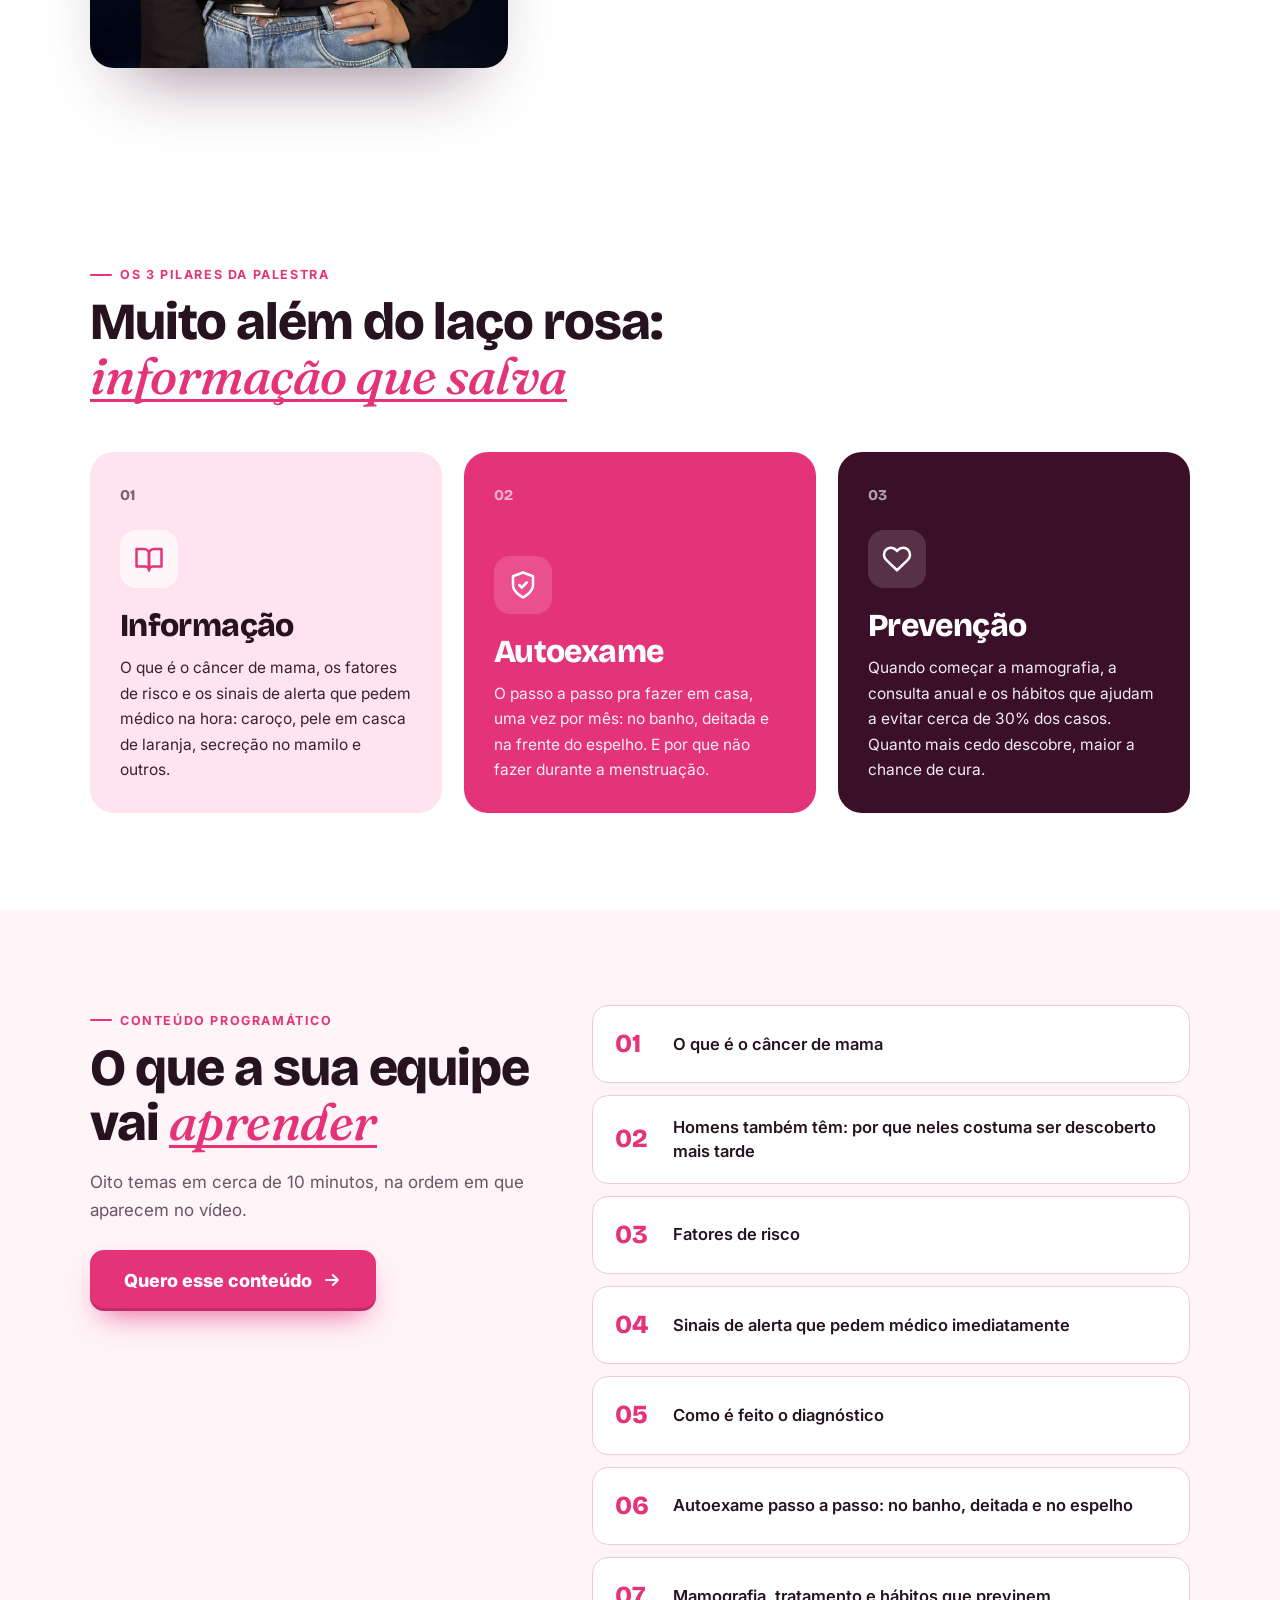
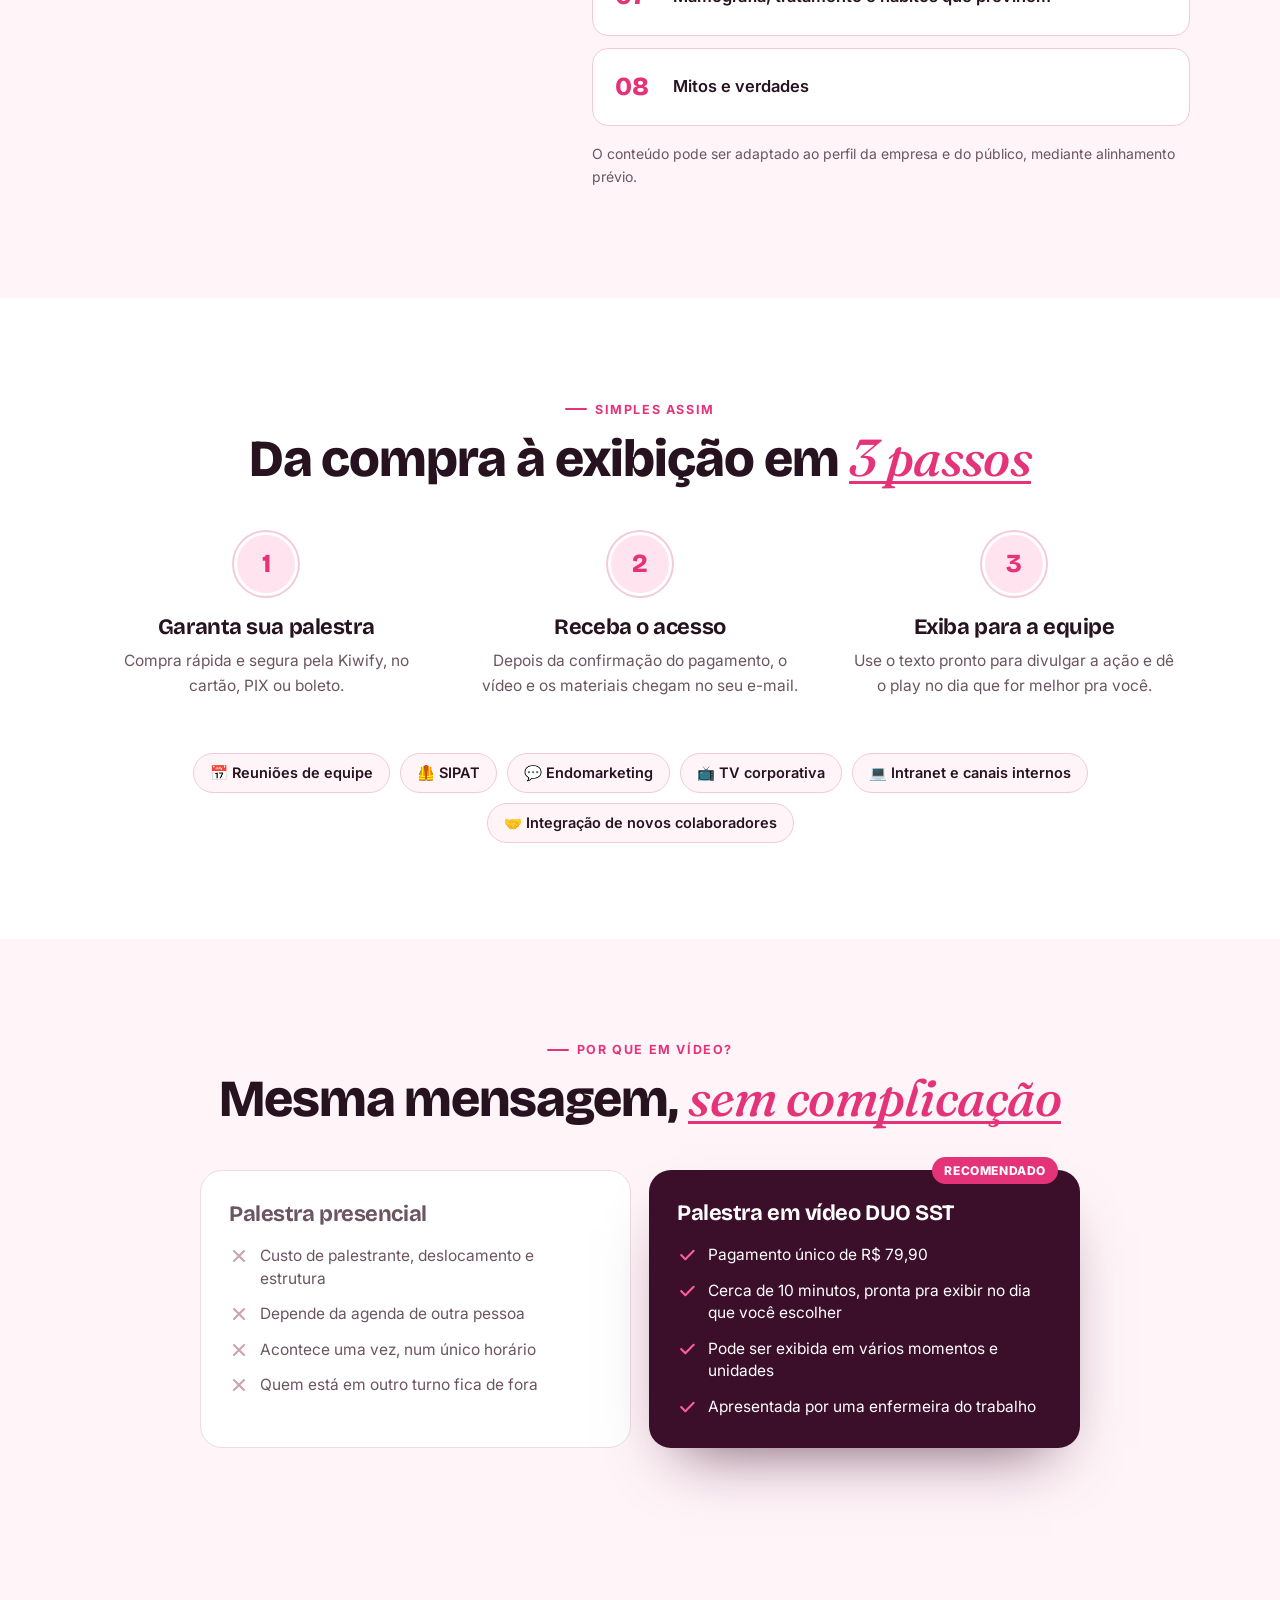
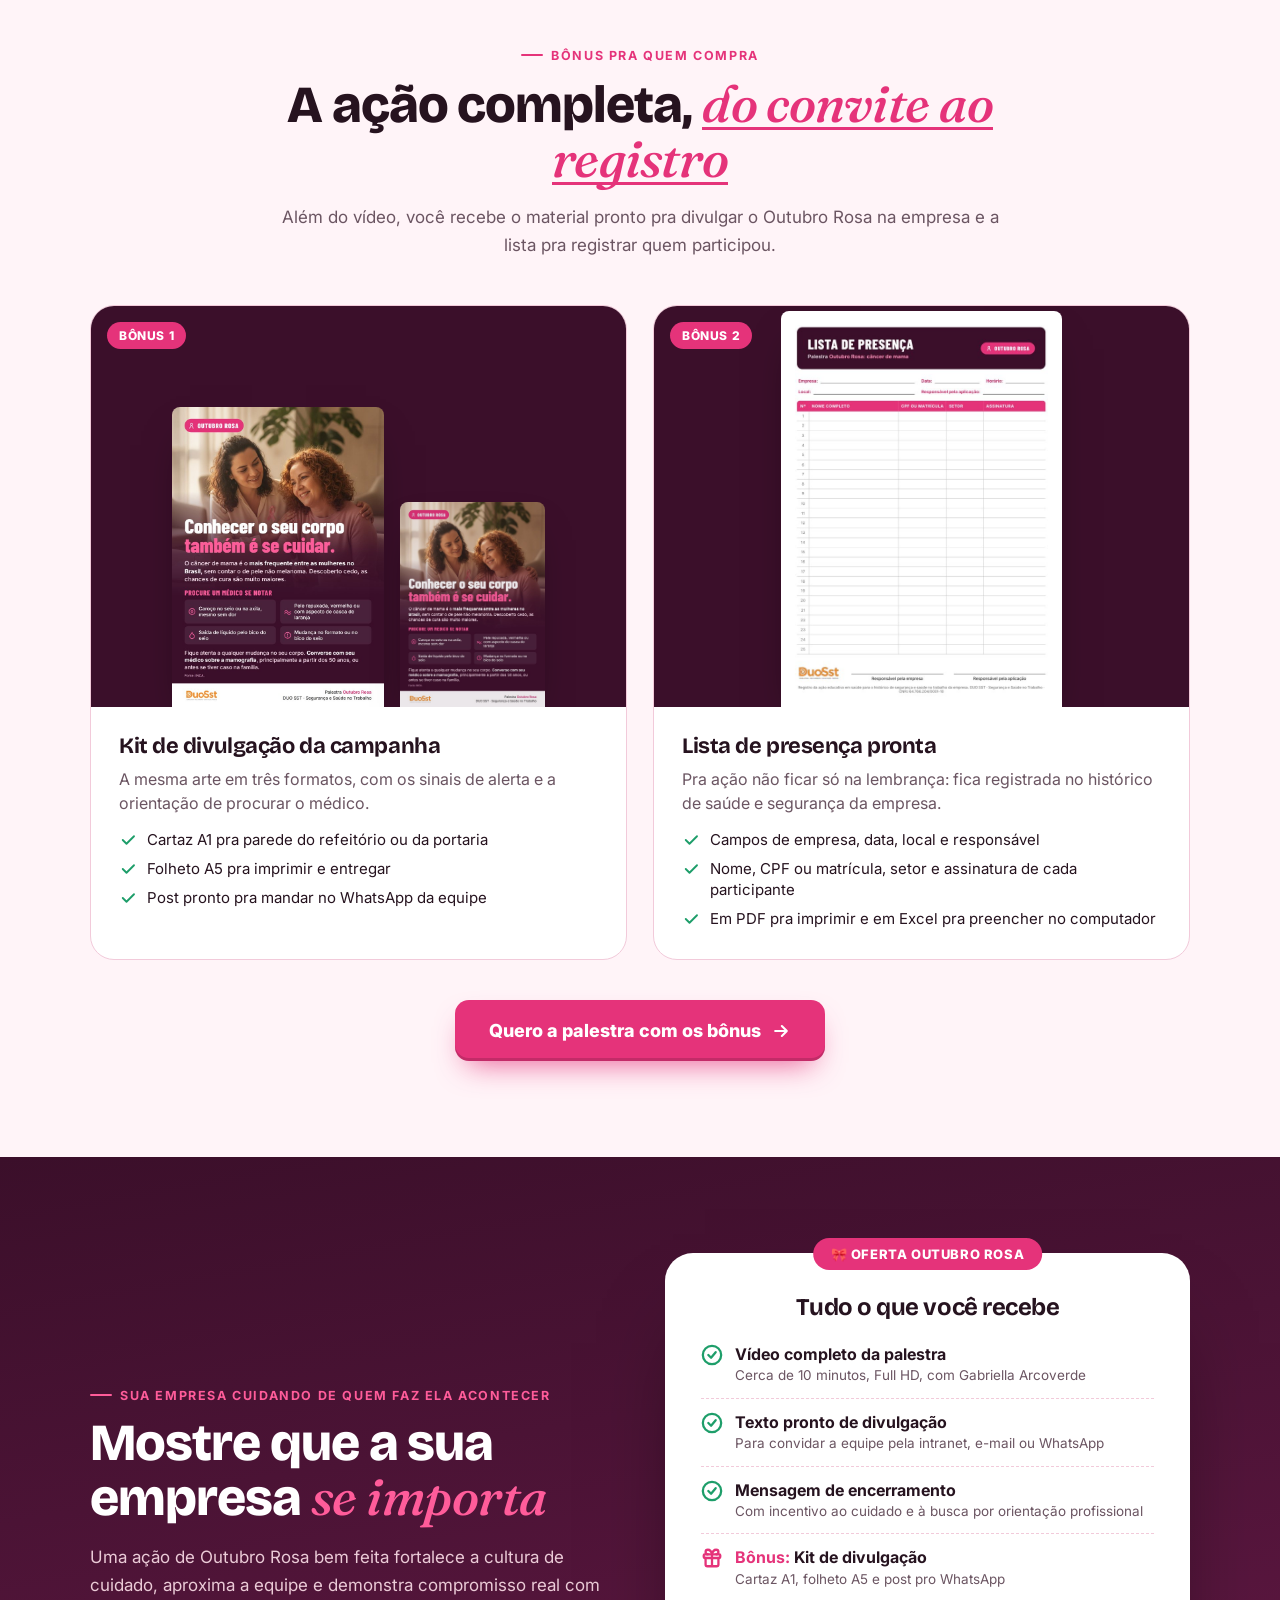
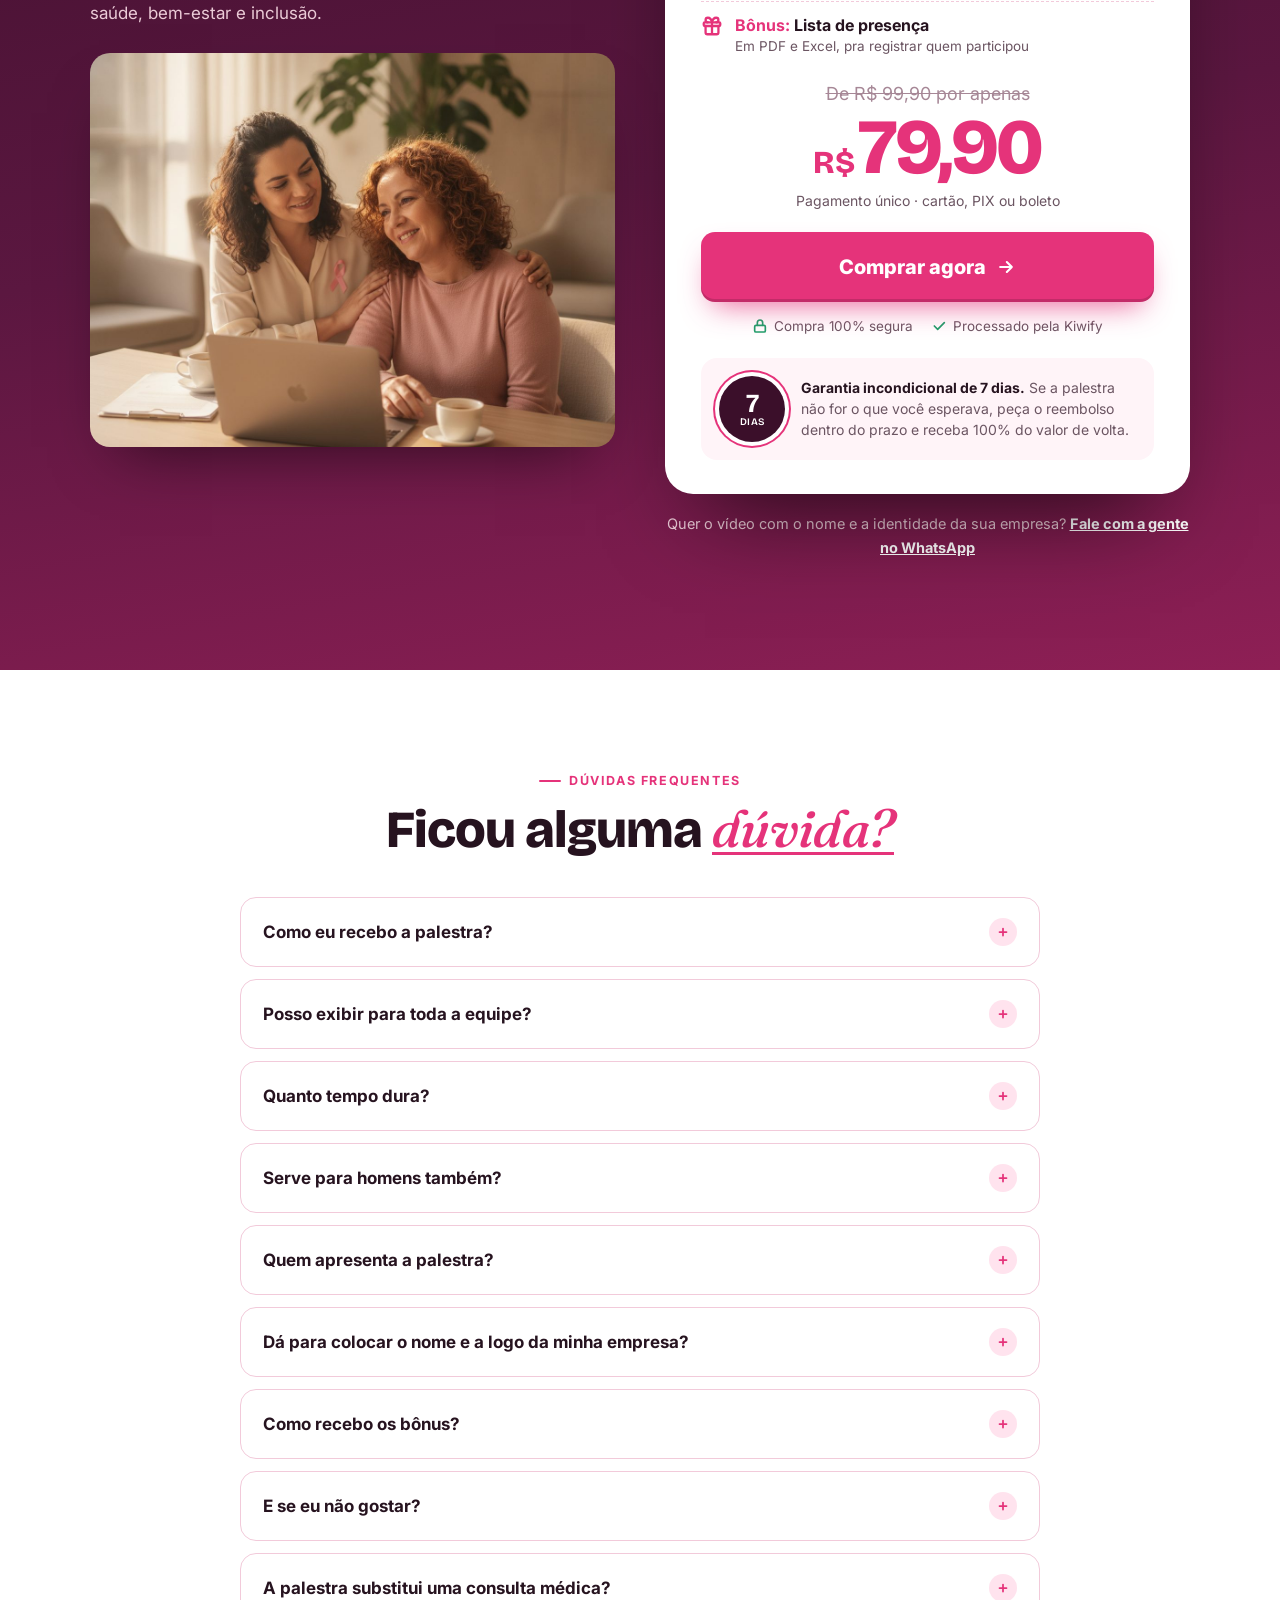
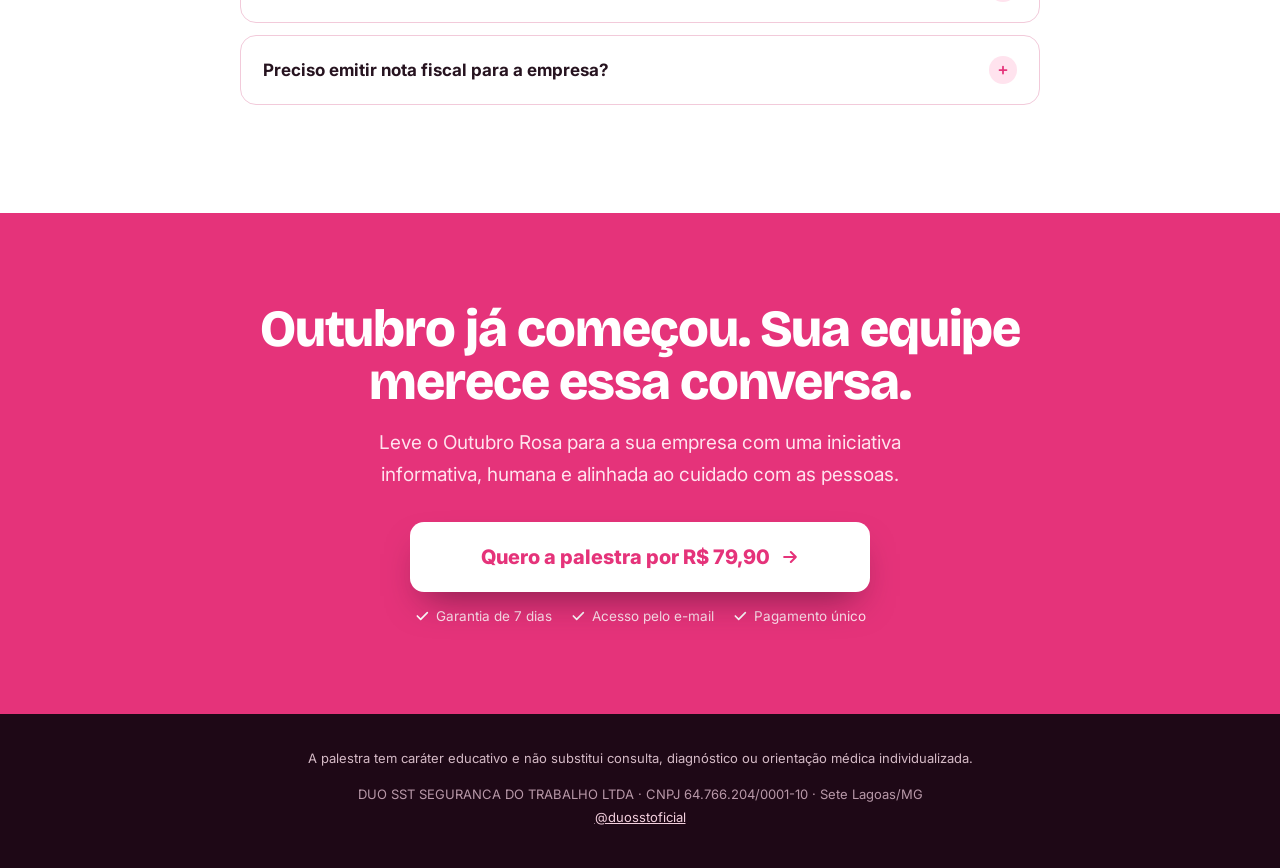
<file: outubro-rosa/index.html>
<!DOCTYPE html>
<html lang="pt-BR">
<head>
<meta charset="UTF-8">
<meta name="viewport" content="width=device-width, initial-scale=1.0">
<title>Outubro Rosa na sua empresa: palestra em vídeo pronta | DUO SST</title>
<link rel="icon" type="image/png" href="../assets/logo-d.png">
<meta name="description" content="Palestra de cerca de 10 minutos sobre câncer de mama com a enfermeira do trabalho Gabriella Arcoverde: sinais de alerta, autoexame passo a passo e mitos e verdades. Pronta pra exibir na sua empresa. De R$ 99,90 por R$ 79,90.">
<meta property="og:title" content="Outubro Rosa na sua empresa: palestra em vídeo pronta">
<meta property="og:description" content="Informação, prevenção e acolhimento pra sua equipe. De R$ 99,90 por R$ 79,90.">
<meta property="og:image" content="assets/hero.jpg">
<link rel="preconnect" href="https://fonts.googleapis.com">
<link rel="preconnect" href="https://fonts.gstatic.com" crossorigin>
<link href="https://fonts.googleapis.com/css2?family=Bricolage+Grotesque:opsz,wght@12..96,600;12..96,800&family=Fraunces:ital,opsz,wght@1,9..144,500;1,9..144,600&family=Inter:wght@400;500;600;700&display=swap" rel="stylesheet">
<style>
  :root{
    --rosa:#E5337A; --rosa-hover:#C81F62; --rosa-vivo:#FF5C9A; --blush:#FFE3EE; --blush-2:#FFF4F8;
    --ameixa:#3B0F2A; --ameixa-2:#5B1740; --tinta:#26131F; --suave:#6B5562; --linha:#F2CADA;
    --ok:#1E9E6A;
  }
  *{box-sizing:border-box}
  html{scroll-behavior:smooth}
  body{margin:0;font-family:Inter,system-ui,sans-serif;color:var(--tinta);background:#fff;-webkit-font-smoothing:antialiased}
  img{max-width:100%;display:block}
  .w{max-width:1140px;margin:0 auto;padding:0 20px}
  h1,h2,h3{font-family:"Bricolage Grotesque",Inter,sans-serif;letter-spacing:-.02em;margin:0}
  h2{font-size:clamp(32px,4.6vw,52px);line-height:1.02;font-weight:800}
  .it{font-family:Fraunces,Georgia,serif;font-style:italic;font-weight:500;letter-spacing:-.01em}
  .rosa{color:var(--rosa)}
  p{line-height:1.65;margin:0 0 14px}
  .tag{display:inline-flex;align-items:center;gap:8px;font-size:12.5px;font-weight:700;letter-spacing:1.6px;text-transform:uppercase;color:var(--rosa);margin-bottom:14px}
  .tag::before{content:"";width:22px;height:2px;background:currentColor;border-radius:2px}
  section{padding:96px 0}

  /* CTA */
  .cta{display:inline-flex;align-items:center;justify-content:center;gap:10px;background:var(--rosa);color:#fff;font-weight:800;font-size:18px;padding:20px 34px;border-radius:14px;text-decoration:none;border:0;cursor:pointer;box-shadow:0 14px 30px -12px rgba(229,51,122,.8),inset 0 -3px 0 rgba(0,0,0,.15);transition:transform .15s,background .15s;font-family:Inter,sans-serif}
  .cta:hover{background:var(--rosa-hover);transform:translateY(-2px)}
  .cta svg{width:20px;height:20px}
  .cta-grande{font-size:20px;padding:23px 40px;width:100%;max-width:460px}
  .micro{display:flex;gap:8px 18px;flex-wrap:wrap;font-size:13.5px;margin-top:16px;color:var(--suave)}
  .micro span{display:inline-flex;align-items:center;gap:6px}
  .micro svg{width:16px;height:16px;color:var(--ok)}
  .cta-bloco{text-align:center;margin-top:44px}
  .cta-bloco .micro{justify-content:center}

  /* faixa topo */
  .topo{background:var(--ameixa);color:#FFD1E2;text-align:center;font-size:13.5px;font-weight:600;padding:10px 16px;letter-spacing:.2px}
  .topo b{color:#fff}

  /* HERO */
  .hero{position:relative;background:var(--ameixa);color:#fff;overflow:hidden;padding:0}
  .hero-foto{position:absolute;inset:0;background:url(assets/hero.jpg) 70% center/cover}
  .hero::after{content:"";position:absolute;inset:0;background:linear-gradient(90deg,rgba(43,10,31,.97) 0%,rgba(52,13,37,.9) 40%,rgba(59,15,42,.35) 72%,rgba(59,15,42,.1) 100%)}
  .hero .w{position:relative;z-index:1;padding-top:20px;padding-bottom:48px}
  .marca{display:flex;align-items:center;gap:10px;margin-bottom:26px}
  .marca img{width:260px;max-width:50vw;height:auto;display:block}
  .voltar{white-space:nowrap}
  @media (max-width:640px){.voltar{font-size:12.5px;padding:6px 11px}.marca img{max-width:44vw}}
  .marca > a:first-child{flex:0 0 auto}
  .marca span{font-size:13px;color:#F3CFDD;line-height:1.3}
  .marca strong{display:block;color:#fff;font-size:14px}
  .hero-txt{max-width:640px}
  .pill{display:inline-flex;align-items:center;gap:8px;background:rgba(255,92,154,.16);border:1px solid rgba(255,92,154,.5);color:#FFC3DA;font-size:13px;font-weight:700;padding:6px 13px;border-radius:999px;margin-bottom:14px}
  .pill svg{width:15px;height:15px}
  .hero h1{font-size:clamp(38px,min(4.6vw,7.4vh),60px);line-height:1;font-weight:800;margin-bottom:14px}
  .hero h1 .it{color:var(--rosa-vivo)}
  .hero .sub{font-size:17.5px;color:#F6E3EA;max-width:560px;margin-bottom:20px}
  .hero .sub b{color:#fff}
  .compra{display:flex;align-items:center;gap:22px;flex-wrap:wrap}
  .preco-hero{display:flex;align-items:center;gap:16px}
  .de{color:#D9B3C3;text-decoration:line-through;font-size:17px}
  .por{font-family:"Bricolage Grotesque",sans-serif;font-weight:800;font-size:54px;line-height:1;letter-spacing:-.03em}
  .por small{font-size:24px;margin-right:3px;letter-spacing:0}
  .desconto{background:#fff;color:var(--rosa);font-weight:800;font-size:13px;padding:6px 11px;border-radius:8px;transform:rotate(-3deg)}
  .hero .micro{color:#EBCBD7;margin-top:14px}
  .hero .micro svg{color:#7FE3B8}

  /* DOR */
  .dor-grid{display:grid;grid-template-columns:.9fr 1.1fr;gap:64px;align-items:center}
  .dor-foto{border-radius:24px;overflow:hidden;position:relative;aspect-ratio:4/5;background:url(assets/rh.jpg) center/cover;box-shadow:0 40px 70px -40px rgba(59,15,42,.6)}
  .dor-foto .balao{position:absolute;left:18px;right:18px;bottom:18px;background:#fff;border-radius:16px;padding:16px 18px;font-size:15px;font-weight:600;box-shadow:0 18px 30px -14px rgba(0,0,0,.4)}
  .dor-foto .balao span{display:block;font-size:12px;color:var(--suave);font-weight:500;margin-top:4px}
  .dores{list-style:none;padding:0;margin:26px 0 26px;display:grid;gap:14px}
  .dores li{display:flex;gap:14px;align-items:flex-start;background:var(--blush-2);border:1px solid var(--linha);border-radius:14px;padding:16px 18px;line-height:1.5}
  .dores .x{flex:none;width:26px;height:26px;border-radius:50%;background:#FFD6E4;color:var(--rosa-hover);display:flex;align-items:center;justify-content:center;font-weight:800;font-size:15px}
  .virada{font-size:20px;font-weight:600;line-height:1.5}
  .virada b{color:var(--rosa)}

  /* SOLUÇÃO / VÍDEO */
  .solucao{background:var(--ameixa);color:#fff;position:relative;overflow:hidden}
  .solucao::before{content:"";position:absolute;width:620px;height:620px;border-radius:50%;background:radial-gradient(circle,rgba(229,51,122,.35),transparent 65%);right:-200px;top:-200px}
  .solucao .w{position:relative}
  .sol-head{text-align:center;max-width:760px;margin:0 auto 44px}
  .sol-head .tag{color:var(--rosa-vivo)}
  .sol-head p{color:#EBCBD7;font-size:18px;margin-top:16px}
  .player{position:relative;max-width:900px;margin:0 auto;aspect-ratio:16/9;border-radius:22px;overflow:hidden;background:#24081a;box-shadow:0 50px 90px -40px rgba(0,0,0,.8),0 0 0 1px rgba(255,255,255,.08)}
  .player iframe,.player video{position:absolute;inset:0;width:100%;height:100%;border:0}
  .player-bg{position:absolute;inset:0;background:url(assets/gabriella-capa.jpg) center/cover}
  .player-selos{position:absolute;right:16px;bottom:16px;display:flex;gap:8px;flex-wrap:wrap;justify-content:flex-end}
  .player-selos span{background:rgba(36,8,26,.82);color:#fff;font-size:13px;font-weight:700;padding:7px 12px;border-radius:999px}
  .player-ui{position:absolute;inset:0;display:flex;flex-direction:column;align-items:center;justify-content:center;text-align:center;padding:20px;background:linear-gradient(180deg,rgba(36,8,26,.2),rgba(36,8,26,.75))}
  .play{width:92px;height:92px;border-radius:50%;background:var(--rosa);display:flex;align-items:center;justify-content:center;box-shadow:0 0 0 14px rgba(229,51,122,.25),0 0 0 28px rgba(229,51,122,.1);margin-bottom:22px;animation:pulsa 2.2s infinite}
  .play svg{width:34px;height:34px;color:#fff;margin-left:6px}
  @keyframes pulsa{50%{box-shadow:0 0 0 18px rgba(229,51,122,.18),0 0 0 36px rgba(229,51,122,.06)}}
  .player-ui strong{font-size:19px}
  .player-ui span{color:#F3CFDD;font-size:14px;margin-top:4px}
  .rasc{position:absolute;top:16px;left:16px;background:#FFD43B;color:#3b2a00;font-size:11.5px;font-weight:800;letter-spacing:.6px;text-transform:uppercase;padding:5px 10px;border-radius:6px;z-index:2}
  .solucao .cta-bloco .micro{color:#EBCBD7}
  .solucao .micro svg{color:#7FE3B8}

  /* PILARES */
  .pil-head{max-width:720px;margin-bottom:48px}
  .pilares{display:grid;grid-template-columns:repeat(3,1fr);gap:22px}
  .pilar{border-radius:24px;padding:34px 30px 30px;position:relative;overflow:hidden;min-height:340px;display:flex;flex-direction:column}
  .pilar:nth-child(1){background:var(--blush)}
  .pilar:nth-child(2){background:var(--rosa);color:#fff}
  .pilar:nth-child(3){background:var(--ameixa);color:#fff}
  .pilar .num{font-family:"Bricolage Grotesque",sans-serif;font-weight:800;font-size:15px;opacity:.6;margin-bottom:auto}
  .pilar .ic{width:58px;height:58px;border-radius:16px;display:flex;align-items:center;justify-content:center;margin:26px 0 18px;background:rgba(255,255,255,.7)}
  .pilar:nth-child(2) .ic,.pilar:nth-child(3) .ic{background:rgba(255,255,255,.14)}
  .pilar .ic svg{width:30px;height:30px}
  .pilar:nth-child(1) .ic svg{color:var(--rosa)}
  .pilar h3{font-size:32px;font-weight:800;margin-bottom:10px}
  .pilar p{margin:0;font-size:15.5px;opacity:.92}

  /* CONTEÚDO */
  .conteudo{background:var(--blush-2)}
  .cont-grid{display:grid;grid-template-columns:.85fr 1.15fr;gap:60px;align-items:start}
  .cont-grid .sticky{position:sticky;top:30px}
  .topicos{list-style:none;margin:0;padding:0;counter-reset:c;display:grid;gap:12px}
  .topicos li{counter-increment:c;display:flex;gap:18px;align-items:center;background:#fff;border-radius:16px;padding:20px 22px;font-weight:600;font-size:16.5px;line-height:1.4;border:1px solid var(--linha)}
  .topicos li::before{content:counter(c,decimal-leading-zero);font-family:"Bricolage Grotesque",sans-serif;font-weight:800;font-size:26px;color:var(--rosa);flex:none;width:40px}
  .nota{font-size:14px;color:var(--suave);margin-top:16px}

  /* COMO FUNCIONA */
  .passos{display:grid;grid-template-columns:repeat(3,1fr);gap:22px;margin-top:46px;position:relative}
  .passo{text-align:center;padding:0 10px}
  .passo .n{width:64px;height:64px;border-radius:50%;background:var(--blush);color:var(--rosa);font-family:"Bricolage Grotesque",sans-serif;font-weight:800;font-size:26px;display:flex;align-items:center;justify-content:center;margin:0 auto 18px;border:3px solid #fff;box-shadow:0 0 0 2px var(--linha)}
  .passo h3{font-size:22px;margin-bottom:8px}
  .passo p{color:var(--suave);font-size:15.5px}
  .usos{display:flex;flex-wrap:wrap;gap:10px;justify-content:center;margin-top:40px}
  .usos span{background:var(--blush-2);border:1px solid var(--linha);padding:10px 16px;border-radius:999px;font-weight:600;font-size:14.5px}

  .player-legenda{text-align:center;color:#EBCBD7;font-size:14.5px;margin:16px 0 0}

  /* QUEM APRESENTA */
  .quem-grid{display:grid;grid-template-columns:.8fr 1.2fr;gap:56px;align-items:center}
  .quem-foto{aspect-ratio:4/5;border-radius:24px;background:#0F1A2B url(assets/gabriela-retrato.jpg) center top/cover;box-shadow:0 40px 70px -40px rgba(59,15,42,.6)}
  .quem-bio{font-size:18px;color:var(--suave);margin-top:18px}
  .quem blockquote{margin:24px 0 0;padding:22px 24px;background:var(--blush-2);border-left:4px solid var(--rosa);border-radius:0 16px 16px 0;font-family:Fraunces,Georgia,serif;font-style:italic;font-size:22px;line-height:1.4;color:var(--tinta)}
  @media (max-width:960px){.quem-grid{grid-template-columns:1fr;gap:32px}.quem-foto{max-width:420px;width:100%}}

  /* COMPARAÇÃO */
  .comparar{background:var(--blush-2)}
  .tabela{max-width:880px;margin:44px auto 0;display:grid;grid-template-columns:1fr 1fr;gap:18px}
  .col{border-radius:22px;padding:30px 28px}
  .col h3{font-size:22px;margin-bottom:18px;display:flex;align-items:center;gap:10px}
  .col ul{list-style:none;margin:0;padding:0;display:grid;gap:13px}
  .col li{display:flex;gap:11px;line-height:1.45;font-size:15.5px}
  .col li svg{width:20px;height:20px;flex:none;margin-top:1px}
  .col-a{background:#fff;border:1px solid #EADDE3;color:var(--suave)}
  .col-a li svg{color:#C9A3B3}
  .col-b{background:var(--ameixa);color:#fff;box-shadow:0 30px 60px -30px rgba(59,15,42,.7);position:relative}
  .col-b li svg{color:var(--rosa-vivo)}
  .col-b .selo{position:absolute;top:-13px;right:22px;background:var(--rosa);color:#fff;font-size:12px;font-weight:800;letter-spacing:.6px;text-transform:uppercase;padding:6px 12px;border-radius:999px}

  /* OFERTA */
  .oferta{background:linear-gradient(170deg,var(--ameixa) 0%,var(--ameixa-2) 55%,#8E1F55 100%);color:#fff}
  .of-grid{display:grid;grid-template-columns:1fr 1fr;gap:50px;align-items:center}
  .of-txt .tag{color:var(--rosa-vivo)}
  .of-txt p{color:#EBCBD7;font-size:17px}
  .of-foto{border-radius:20px;overflow:hidden;aspect-ratio:4/3;background:url(assets/acolhimento.jpg) center/cover;margin-top:26px;box-shadow:0 30px 60px -30px rgba(0,0,0,.6)}
  .card{background:#fff;color:var(--tinta);border-radius:28px;padding:40px 36px 34px;position:relative;box-shadow:0 50px 90px -40px rgba(0,0,0,.7)}
  .card .faixa{position:absolute;top:-15px;left:50%;transform:translateX(-50%);background:var(--rosa);color:#fff;font-weight:800;font-size:13px;letter-spacing:.6px;text-transform:uppercase;padding:8px 18px;border-radius:999px;white-space:nowrap}
  .card h3{font-size:24px;text-align:center;margin-bottom:22px}
  .kit{list-style:none;margin:0 0 26px;padding:0;display:grid;gap:12px}
  .kit li{display:flex;gap:12px;align-items:flex-start;line-height:1.45;padding-bottom:12px;border-bottom:1px dashed var(--linha)}
  .kit li:last-child{border:0;padding-bottom:0}
  .kit svg{width:22px;height:22px;color:var(--ok);flex:none;margin-top:1px}
  .kit small{display:block;color:var(--suave);font-size:13.5px}
  .card-preco{text-align:center;margin-bottom:22px}
  .card-preco .de{color:#A68796;font-size:18px}
  .card-preco .por{display:block;color:var(--rosa);font-size:78px;margin:4px 0}
  .card-preco .por small{font-size:32px}
  .card-preco .obs{font-size:14px;color:var(--suave)}
  .card .cta{width:100%}
  .card .micro{justify-content:center}
  .garantia{display:flex;gap:16px;align-items:center;margin-top:24px;padding:18px;background:var(--blush-2);border-radius:16px}
  .garantia .sel{flex:none;width:66px;height:66px;border-radius:50%;background:var(--ameixa);color:#fff;display:flex;flex-direction:column;align-items:center;justify-content:center;font-family:"Bricolage Grotesque",sans-serif;line-height:1;box-shadow:0 0 0 4px #fff,0 0 0 6px var(--rosa)}
  .garantia .sel b{font-size:26px}
  .garantia .sel span{font-size:10px;font-weight:600;letter-spacing:.5px;text-transform:uppercase}
  .garantia p{margin:0;font-size:14px;line-height:1.5;color:var(--suave)}
  .garantia p b{color:var(--tinta)}
  .perso{margin-top:18px;text-align:center;font-size:14.5px;color:#EBCBD7}
  .perso a{color:#fff;font-weight:700}

  /* BÔNUS */
  .bonus{background:var(--blush-2)}
  .bonus-head{text-align:center;max-width:720px;margin:0 auto 46px}
  .bonus-head p{margin-top:16px;color:var(--suave);font-size:17px}
  .bonus-grid{display:grid;grid-template-columns:1fr 1fr;gap:26px}
  .bonus-card{background:#fff;border:1px solid var(--linha);border-radius:24px;overflow:hidden;display:flex;flex-direction:column}
  .bonus-img{position:relative;aspect-ratio:4/3;background:var(--ameixa);display:flex;align-items:flex-end;justify-content:center;gap:16px;padding:26px 26px 0;overflow:hidden}
  .bonus-img img{display:block;width:44%;border-radius:8px 8px 0 0;box-shadow:0 20px 40px -18px rgba(0,0,0,.55)}
  .bonus-img img.um{width:58%}
  .bonus-img .rot{position:absolute;top:16px;left:16px;background:var(--rosa);color:#fff;font-size:12px;font-weight:800;letter-spacing:.6px;text-transform:uppercase;padding:6px 12px;border-radius:999px}
  .bonus-txt{padding:26px 28px 30px}
  .bonus-txt h3{font-size:22px;margin-bottom:8px}
  .bonus-txt>p{color:var(--suave);line-height:1.5;margin:0 0 14px}
  .bonus-txt ul{list-style:none;margin:0;padding:0;display:grid;gap:8px}
  .bonus-txt li{display:flex;gap:10px;align-items:flex-start;line-height:1.4;font-size:15px}
  .bonus-txt li svg{width:18px;height:18px;color:var(--ok);flex:none;margin-top:2px}
  .bonus .cta-bloco{text-align:center;margin-top:40px}
  .kit li.b svg{color:var(--rosa)}
  .kit li.b b::before{content:"Bônus: ";color:var(--rosa)}
  @media (max-width:820px){.bonus-grid{grid-template-columns:1fr}}

  /* FAQ */
  .faq{max-width:800px;margin:40px auto 0}
  .faq details{background:#fff;border:1px solid var(--linha);border-radius:16px;margin-bottom:12px;padding:0 22px}
  .faq summary{cursor:pointer;list-style:none;padding:20px 0;font-weight:700;font-size:17px;display:flex;justify-content:space-between;gap:16px;align-items:center}
  .faq summary::-webkit-details-marker{display:none}
  .faq summary::after{content:"";flex:none;width:28px;height:28px;border-radius:50%;background:var(--blush) url("data:image/svg+xml,%3Csvg xmlns='http://www.w3.org/2000/svg' viewBox='0 0 24 24' fill='none' stroke='%23E5337A' stroke-width='3' stroke-linecap='round'%3E%3Cpath d='M12 6v12M6 12h12'/%3E%3C/svg%3E") center/14px no-repeat;transition:transform .2s}
  .faq details[open] summary::after{transform:rotate(45deg)}
  .faq details p{color:var(--suave);padding-bottom:20px;margin:0}

  /* FINAL */
  .final{background:var(--rosa);color:#fff;text-align:center;padding:90px 0}
  .final h2{max-width:800px;margin:0 auto 18px}
  .final p{font-size:19px;color:#FFE3EE;max-width:600px;margin:0 auto 32px}
  .final .cta{background:#fff;color:var(--rosa);box-shadow:0 18px 36px -14px rgba(59,15,42,.6)}
  .final .cta:hover{background:var(--ameixa);color:#fff}
  .final .micro{justify-content:center;color:#FFE3EE}
  .final .micro svg{color:#fff}

  footer{background:#1E0816;color:#B898A8;font-size:13px;padding:34px 0 40px;text-align:center;line-height:1.7}
  footer .aviso{max-width:720px;margin:0 auto 14px;color:#D5BAC6}
  footer a{color:#F3CFDD}

  /* barra fixa celular */
  .barra{position:fixed;left:0;right:0;bottom:0;z-index:50;background:#fff;padding:10px 14px calc(10px + env(safe-area-inset-bottom));display:none;align-items:center;justify-content:space-between;gap:12px;box-shadow:0 -10px 30px -12px rgba(0,0,0,.3);transform:translateY(110%);transition:transform .25s}
  .barra.on{transform:none}
  .barra s{display:block;font-size:12px;color:#A68796}
  .barra b{font-family:"Bricolage Grotesque",sans-serif;font-size:25px;color:var(--rosa)}
  .barra .cta{padding:14px 20px;font-size:15.5px}

  .toast{position:fixed;left:50%;bottom:26px;transform:translate(-50%,30px);opacity:0;pointer-events:none;background:var(--tinta);color:#fff;padding:14px 20px;border-radius:12px;font-size:14.5px;max-width:min(92vw,460px);text-align:center;z-index:60;transition:all .25s}
  .toast.on{opacity:1;transform:translate(-50%,0)}

  @media (max-width:960px){
    .dor-grid,.cont-grid,.of-grid{grid-template-columns:1fr;gap:40px}
    .cont-grid .sticky{position:static}
    .pilares{grid-template-columns:1fr}
    .pilar{min-height:0}
    .dor-foto{aspect-ratio:4/3.4;background-position:center 30%}
  }
  @media (max-width:640px){
    section{padding:68px 0}
    .hero-foto{background-position:68% center}
    .hero::after{background:linear-gradient(180deg,rgba(43,10,31,.55) 0%,rgba(43,10,31,.9) 45%,rgba(43,10,31,.97) 100%)}
    .marca{margin-bottom:120px}
    .hero .w{padding-bottom:60px}
    .hero .cta{width:100%}
    .passos,.tabela{grid-template-columns:1fr}
    .passos{gap:34px}
    .card{padding:36px 20px 26px}
    .card-preco .por{font-size:64px}
    .barra{display:flex}
    footer{padding-bottom:100px}
  }

  /* ===== interações ===== */
  html,body{overflow-x:clip}
  @media (min-width:961px){.compra{flex-wrap:nowrap;width:max-content}}
  .cta-sec{display:inline-flex;align-items:center;gap:12px;color:#fff;font-weight:700;font-size:16px;text-decoration:none;padding:12px 6px;position:relative}
  .cta-sec::after{content:"";position:absolute;left:6px;right:58px;bottom:8px;height:2px;background:var(--rosa-vivo);transform:scaleX(.35);transform-origin:left;transition:transform .3s}
  .cta-sec:hover::after{transform:scaleX(1)}
  .cta-sec .seta{width:40px;height:40px;border-radius:50%;border:1.5px solid rgba(255,255,255,.45);display:flex;align-items:center;justify-content:center;transition:background .2s,border-color .2s}
  .cta-sec .seta svg{width:18px;height:18px;animation:desce 1.6s ease-in-out infinite}
  .cta-sec:hover .seta{background:var(--rosa);border-color:var(--rosa)}
  @keyframes desce{0%,100%{transform:translateY(-2px)}50%{transform:translateY(4px)}}

  /* brilho passando no botão principal */
  .cta{position:relative;overflow:hidden;isolation:isolate}
  .cta::after{content:"";position:absolute;top:0;bottom:0;left:-60%;width:40%;background:linear-gradient(100deg,transparent,rgba(255,255,255,.45),transparent);transform:skewX(-20deg);animation:brilho 3.6s ease-in-out infinite;z-index:-1;pointer-events:none}
  .final .cta::after{background:linear-gradient(100deg,transparent,rgba(229,51,122,.25),transparent)}
  @keyframes brilho{0%,55%{left:-60%}85%,100%{left:130%}}

  /* palavras em destaque com sublinhado que se desenha */
  .it.rosa,.hero h1 .it,.solucao h2 .it,.oferta h2 .it{background-image:linear-gradient(90deg,currentColor,currentColor);background-repeat:no-repeat;background-size:0% 3px;background-position:0 92%;transition:background-size 1s .3s cubic-bezier(.2,.8,.2,1)}
  .in-view .it,.hero.ok .it{background-size:100% 3px}

  /* entrada ao rolar (só com JS ativo) */
  .js .rv{opacity:0;transform:translateY(34px);transition:opacity .7s ease,transform .7s cubic-bezier(.2,.8,.2,1);transition-delay:var(--d,0s)}
  .js .rv.in{opacity:1;transform:none}
  .js .rv-esq{transform:translateX(-40px)}
  .js .rv-dir{transform:translateX(40px)}

  /* hero entra em sequência */
  .js .hero-txt>*{opacity:0;transform:translateY(18px);transition:opacity .6s,transform .6s cubic-bezier(.2,.8,.2,1)}
  .js .hero.ok .hero-txt>*{opacity:1;transform:none}
  .hero.ok .hero-txt>*:nth-child(2){transition-delay:.1s}
  .hero.ok .hero-txt>*:nth-child(3){transition-delay:.2s}
  .hero.ok .hero-txt>*:nth-child(4){transition-delay:.3s}
  .hero.ok .hero-txt>*:nth-child(5){transition-delay:.4s}
  .hero-foto{transform:scale(1.08);transition:transform 6s ease-out}
  .hero.ok .hero-foto{transform:scale(1)}

  /* pilares: inclinação 3D + luz seguindo o mouse */
  .pilares{perspective:1000px}
  .pilar{transition:transform .25s ease,box-shadow .25s,opacity .7s;will-change:transform}
  .pilar::after{content:"";position:absolute;inset:0;border-radius:inherit;background:radial-gradient(320px circle at var(--mx,50%) var(--my,50%),rgba(255,255,255,.28),transparent 60%);opacity:0;transition:opacity .3s;pointer-events:none}
  .pilar:hover::after{opacity:1}
  .pilar:hover{box-shadow:0 30px 60px -28px rgba(59,15,42,.55)}
  .pilar .ic{transition:transform .35s cubic-bezier(.3,1.6,.5,1)}
  .pilar:hover .ic{transform:scale(1.12) rotate(-6deg)}

  /* cartões e listas com resposta ao mouse */
  .dores li:hover{transform:translateX(8px);border-color:var(--rosa)}
  .dores li:hover .x{background:var(--rosa);color:#fff}
  .dores .x{transition:background .2s,color .2s}
  .topicos li:hover{transform:translateX(10px);border-color:var(--rosa);box-shadow:0 14px 26px -18px rgba(229,51,122,.6)}
  .topicos li::before{transition:transform .3s}
  .topicos li:hover::before{transform:scale(1.18)}
  .passo .n{transition:transform .35s cubic-bezier(.3,1.6,.5,1),background .25s,color .25s}
  .passo:hover .n{transform:translateY(-6px) scale(1.08);background:var(--rosa);color:#fff}
  .usos span:hover{transform:translateY(-3px);background:#fff;border-color:var(--rosa)}
  .col:hover{transform:translateY(-6px)}
  .col-b:hover{box-shadow:0 40px 70px -30px rgba(229,51,122,.6)}
  .faq details:hover{border-color:var(--rosa)}
  .faq details[open]{box-shadow:0 16px 30px -22px rgba(59,15,42,.4)}
  .dores li,.topicos li,.col,.faq details,.usos span{transition:transform .25s ease,box-shadow .25s,border-color .25s,background .25s,opacity .7s}
  .js .rv.in.dores-li-fix{transition-delay:0s}
  .card{transition:transform .3s ease,opacity .7s}
  .dor-foto,.of-foto{transition:transform .5s ease,opacity .7s}
  .dor-foto.in:hover,.of-foto.in:hover{transform:scale(1.02) rotate(-.6deg)}
  .garantia .sel{animation:gira 8s linear infinite}
  @keyframes gira{0%,90%{transform:rotate(0)}95%{transform:rotate(-8deg)}100%{transform:rotate(0)}}
  .card .faixa{animation:balanca 3s ease-in-out infinite}
  @keyframes balanca{0%,100%{transform:translateX(-50%) rotate(0)}50%{transform:translateX(-50%) rotate(-2deg)}}


  @media (prefers-reduced-motion:reduce){
    *,*::before,*::after{animation:none!important;transition:none!important}
    .js .rv,.js .hero-txt>*{opacity:1!important;transform:none!important}
  }
  @media (max-width:640px){
    .cta-sec{width:100%;justify-content:center}
    .cta-sec::after{display:none}
  }
  .marca{justify-content:space-between}
  .voltar{color:#fff;font-size:14px;font-weight:600;text-decoration:none;background:rgba(43,10,31,.55);padding:7px 14px;border-radius:999px}
  .voltar:hover{color:#fff;text-decoration:underline}
</style>
</head>
<body>

<div class="topo">🎀 <b>Outubro Rosa é agora.</b> Garanta a ação da sua empresa ainda este mês.</div>

<!-- HERO -->
<header class="hero">
  <div class="hero-foto" role="img" aria-label="Equipe reunida numa sala assistindo a uma palestra, com laços rosa na roupa"></div>
  <div class="w">
    <div class="marca">
      <a href="../index.html"><img src="assets/logo-branco.png" alt="DUO SST · Consultoria, meio ambiente, capacitação e perícias"></a>
      <a class="voltar" href="../palestras.html">← Todas as palestras</a>
    </div>
    <div class="hero-txt">
      <span class="pill"><svg viewBox="0 0 24 24" fill="none" stroke="currentColor" stroke-width="2.2" stroke-linecap="round" stroke-linejoin="round"><rect x="2" y="5" width="20" height="14" rx="2"/><path d="m10 9 5 3-5 3z"/></svg>Palestra corporativa em vídeo</span>
      <h1>A ação de Outubro Rosa da sua empresa, <span class="it">pronta pra dar o play</span></h1>
      <p class="sub">Cerca de 10 minutos com a enfermeira do trabalho <b>Gabriella Arcoverde</b>: sinais de alerta, autoexame passo a passo e mitos e verdades. Pra mulheres e homens. <b>Você só aperta o play.</b></p>
      <div class="compra">
        <div class="preco-hero">
          <div><div class="de">De R$ 99,90</div><div class="por"><small>R$</small>79,90</div></div>
        </div>
        <a href="#oferta" class="cta">Quero na minha empresa
        <svg viewBox="0 0 24 24" fill="none" stroke="currentColor" stroke-width="2.5" stroke-linecap="round" stroke-linejoin="round"><path d="M5 12h14M13 6l6 6-6 6"/></svg></a>
        <a href="#descobrir" class="cta-sec">Descubra como funciona
          <span class="seta"><svg viewBox="0 0 24 24" fill="none" stroke="currentColor" stroke-width="2.5" stroke-linecap="round" stroke-linejoin="round"><path d="M12 5v14M6 13l6 6 6-6"/></svg></span></a>
      </div>
      <div class="micro">
        <span><svg viewBox="0 0 24 24" fill="none" stroke="currentColor" stroke-width="2.5" stroke-linecap="round" stroke-linejoin="round"><path d="m5 12 5 5L20 7"/></svg>Pagamento único</span>
        <span><svg viewBox="0 0 24 24" fill="none" stroke="currentColor" stroke-width="2.5" stroke-linecap="round" stroke-linejoin="round"><path d="m5 12 5 5L20 7"/></svg>Garantia de 7 dias</span>
        <span><svg viewBox="0 0 24 24" fill="none" stroke="currentColor" stroke-width="2.5" stroke-linecap="round" stroke-linejoin="round"><path d="m5 12 5 5L20 7"/></svg>Compra segura pela Kiwify</span>
      </div>
    </div>
  </div>
</header>

<!-- DOR -->
<section id="descobrir">
  <div class="w dor-grid">
    <div class="dor-foto" role="img" aria-label="Gestora de RH pensativa diante do notebook, com calendário de outubro na mesa">
      <div class="balao">"Outubro chegou e a gente ainda não preparou nada…"<span>Toda empresa, todo ano</span></div>
    </div>
    <div>
      <span class="tag">Você conhece essa cena</span>
      <h2>Todo outubro é a mesma <span class="it rosa">correria</span></h2>
      <ul class="dores">
        <li><span class="x">✕</span><span>O RH quer fazer uma ação de verdade, mas acaba ficando só no laço rosa colado no mural.</span></li>
        <li><span class="x">✕</span><span>Trazer palestrante custa caro, depende de agenda e ainda tem deslocamento e organização.</span></li>
        <li><span class="x">✕</span><span>Falar de saúde da mulher exige cuidado: um tom errado vira constrangimento em vez de acolhimento.</span></li>
        <li><span class="x">✕</span><span>A equipe é grande, tem turnos e unidades diferentes, e juntar todo mundo no mesmo horário é quase impossível.</span></li>
      </ul>
      <p class="virada">E se a sua ação de Outubro Rosa já estivesse <b>pronta, revisada e no tom certo</b>, esperando só você apertar o play?</p>
    </div>
  </div>
</section>

<!-- SOLUÇÃO -->
<section class="solucao">
  <div class="w">
    <div class="sol-head">
      <span class="tag">A solução</span>
      <h2>Uma palestra completa, <span class="it" style="color:var(--rosa-vivo)">em 10 minutos</span>, pra exibir quando e onde quiser</h2>
      <p>Linguagem simples, direta e acolhedora. Cabe numa reunião de equipe ou na SIPAT, e todo mundo sai sabendo reconhecer os sinais e fazer o autoexame.</p>
    </div>
    <div class="player" id="player">
      <div class="player-bg"></div>
      <div class="player-selos"><span>10 min</span><span>Full HD</span><span>Pra toda a equipe</span></div>
    </div>
    <p class="player-legenda">Prévia de 1 minuto. A palestra completa tem cerca de 10.</p>
    <div class="cta-bloco">
      <a href="#oferta" class="cta">Quero garantir a palestra
        <svg viewBox="0 0 24 24" fill="none" stroke="currentColor" stroke-width="2.5" stroke-linecap="round" stroke-linejoin="round"><path d="M5 12h14M13 6l6 6-6 6"/></svg></a>
    </div>
  </div>
</section>

<!-- QUEM APRESENTA -->
<section class="quem">
  <div class="w quem-grid">
    <div class="quem-foto" role="img" aria-label="Gabriella Arcoverde, enfermeira do trabalho, apresentando a palestra"></div>
    <div>
      <span class="tag">Quem apresenta</span>
      <h2>Gabriella Arcoverde, <span class="it rosa">enfermeira do trabalho</span></h2>
      <p class="quem-bio">Há 15 anos cuidando da saúde de trabalhadores. Na palestra, ela fala como fala com as equipes: sem termos difíceis, com exemplos do dia a dia e um passo a passo que qualquer pessoa consegue repetir em casa.</p>
      <blockquote>"Gente, nós temos 365 dias. [...] Um dia para o autoexame e um dia pro preventivo, para se cuidar."</blockquote>
    </div>
  </div>
</section>

<!-- PILARES -->
<section>
  <div class="w">
    <div class="pil-head">
      <span class="tag">Os 3 pilares da palestra</span>
      <h2>Muito além do laço rosa: <span class="it rosa">informação que salva</span></h2>
    </div>
    <div class="pilares">
      <div class="pilar">
        <span class="num">01</span>
        <div class="ic"><svg viewBox="0 0 24 24" fill="none" stroke="currentColor" stroke-width="2" stroke-linecap="round" stroke-linejoin="round"><path d="M2 4h6a4 4 0 0 1 4 4v13a3 3 0 0 0-3-3H2z"/><path d="M22 4h-6a4 4 0 0 0-4 4v13a3 3 0 0 1 3-3h7z"/></svg></div>
        <h3>Informação</h3>
        <p>O que é o câncer de mama, os fatores de risco e os sinais de alerta que pedem médico na hora: caroço, pele em casca de laranja, secreção no mamilo e outros.</p>
      </div>
      <div class="pilar">
        <span class="num">02</span>
        <div class="ic"><svg viewBox="0 0 24 24" fill="none" stroke="currentColor" stroke-width="2" stroke-linecap="round" stroke-linejoin="round"><path d="M12 22s8-4 8-10V5l-8-3-8 3v7c0 6 8 10 8 10z"/><path d="m9 12 2 2 4-4"/></svg></div>
        <h3>Autoexame</h3>
        <p>O passo a passo pra fazer em casa, uma vez por mês: no banho, deitada e na frente do espelho. E por que não fazer durante a menstruação.</p>
      </div>
      <div class="pilar">
        <span class="num">03</span>
        <div class="ic"><svg viewBox="0 0 24 24" fill="none" stroke="currentColor" stroke-width="2" stroke-linecap="round" stroke-linejoin="round"><path d="M20.8 4.6a5.5 5.5 0 0 0-7.8 0L12 5.7l-1-1.1a5.5 5.5 0 0 0-7.8 7.8l1 1.1L12 21l7.8-7.5 1-1.1a5.5 5.5 0 0 0 0-7.8z"/></svg></div>
        <h3>Prevenção</h3>
        <p>Quando começar a mamografia, a consulta anual e os hábitos que ajudam a evitar cerca de 30% dos casos. Quanto mais cedo descobre, maior a chance de cura.</p>
      </div>
    </div>
  </div>
</section>

<!-- CONTEÚDO -->
<section class="conteudo">
  <div class="w cont-grid">
    <div class="sticky">
      <span class="tag">Conteúdo programático</span>
      <h2>O que a sua equipe vai <span class="it rosa">aprender</span></h2>
      <p style="margin-top:18px;color:var(--suave);font-size:17px">Oito temas em cerca de 10 minutos, na ordem em que aparecem no vídeo.</p>
      <a href="#oferta" class="cta" style="margin-top:12px">Quero esse conteúdo
        <svg viewBox="0 0 24 24" fill="none" stroke="currentColor" stroke-width="2.5" stroke-linecap="round" stroke-linejoin="round"><path d="M5 12h14M13 6l6 6-6 6"/></svg></a>
    </div>
    <div>
      <ol class="topicos">
        <li>O que é o câncer de mama</li>
        <li>Homens também têm: por que neles costuma ser descoberto mais tarde</li>
        <li>Fatores de risco</li>
        <li>Sinais de alerta que pedem médico imediatamente</li>
        <li>Como é feito o diagnóstico</li>
        <li>Autoexame passo a passo: no banho, deitada e no espelho</li>
        <li>Mamografia, tratamento e hábitos que previnem</li>
        <li>Mitos e verdades</li>
      </ol>
      <p class="nota">O conteúdo pode ser adaptado ao perfil da empresa e do público, mediante alinhamento prévio.</p>
    </div>
  </div>
</section>

<!-- COMO FUNCIONA -->
<section>
  <div class="w" style="text-align:center">
    <span class="tag">Simples assim</span>
    <h2>Da compra à exibição em <span class="it rosa">3 passos</span></h2>
    <div class="passos">
      <div class="passo"><div class="n">1</div><h3>Garanta sua palestra</h3><p>Compra rápida e segura pela Kiwify, no cartão, PIX ou boleto.</p></div>
      <div class="passo"><div class="n">2</div><h3>Receba o acesso</h3><p>Depois da confirmação do pagamento, o vídeo e os materiais chegam no seu e-mail.</p></div>
      <div class="passo"><div class="n">3</div><h3>Exiba para a equipe</h3><p>Use o texto pronto para divulgar a ação e dê o play no dia que for melhor pra você.</p></div>
    </div>
    <div class="usos">
      <span>📅 Reuniões de equipe</span><span>🦺 SIPAT</span><span>💬 Endomarketing</span><span>📺 TV corporativa</span><span>💻 Intranet e canais internos</span><span>🤝 Integração de novos colaboradores</span>
    </div>
  </div>
</section>

<!-- COMPARAÇÃO -->
<section class="comparar">
  <div class="w">
    <div style="text-align:center">
      <span class="tag">Por que em vídeo?</span>
      <h2>Mesma mensagem, <span class="it rosa">sem complicação</span></h2>
    </div>
    <div class="tabela">
      <div class="col col-a">
        <h3>Palestra presencial</h3>
        <ul>
          <li><svg viewBox="0 0 24 24" fill="none" stroke="currentColor" stroke-width="2.5" stroke-linecap="round"><path d="M6 6l12 12M18 6 6 18"/></svg>Custo de palestrante, deslocamento e estrutura</li>
          <li><svg viewBox="0 0 24 24" fill="none" stroke="currentColor" stroke-width="2.5" stroke-linecap="round"><path d="M6 6l12 12M18 6 6 18"/></svg>Depende da agenda de outra pessoa</li>
          <li><svg viewBox="0 0 24 24" fill="none" stroke="currentColor" stroke-width="2.5" stroke-linecap="round"><path d="M6 6l12 12M18 6 6 18"/></svg>Acontece uma vez, num único horário</li>
          <li><svg viewBox="0 0 24 24" fill="none" stroke="currentColor" stroke-width="2.5" stroke-linecap="round"><path d="M6 6l12 12M18 6 6 18"/></svg>Quem está em outro turno fica de fora</li>
        </ul>
      </div>
      <div class="col col-b">
        <span class="selo">Recomendado</span>
        <h3>Palestra em vídeo DUO SST</h3>
        <ul>
          <li><svg viewBox="0 0 24 24" fill="none" stroke="currentColor" stroke-width="2.5" stroke-linecap="round" stroke-linejoin="round"><path d="m5 12 5 5L20 7"/></svg>Pagamento único de R$ 79,90</li>
          <li><svg viewBox="0 0 24 24" fill="none" stroke="currentColor" stroke-width="2.5" stroke-linecap="round" stroke-linejoin="round"><path d="m5 12 5 5L20 7"/></svg>Cerca de 10 minutos, pronta pra exibir no dia que você escolher</li>
          <li><svg viewBox="0 0 24 24" fill="none" stroke="currentColor" stroke-width="2.5" stroke-linecap="round" stroke-linejoin="round"><path d="m5 12 5 5L20 7"/></svg>Pode ser exibida em vários momentos e unidades</li>
          <li><svg viewBox="0 0 24 24" fill="none" stroke="currentColor" stroke-width="2.5" stroke-linecap="round" stroke-linejoin="round"><path d="m5 12 5 5L20 7"/></svg>Apresentada por uma enfermeira do trabalho</li>
        </ul>
      </div>
    </div>
  </div>
</section>

<!-- BÔNUS -->
<section class="bonus" id="bonus">
  <div class="w">
    <div class="bonus-head">
      <span class="tag">Bônus pra quem compra</span>
      <h2>A ação completa, <span class="it rosa">do convite ao registro</span></h2>
      <p>Além do vídeo, você recebe o material pronto pra divulgar o Outubro Rosa na empresa e a lista pra registrar quem participou.</p>
    </div>
    <div class="bonus-grid">
      <div class="bonus-card">
        <div class="bonus-img" role="img" aria-label="Cartaz e post da campanha"><span class="rot">Bônus 1</span><img src="assets/bonus-cartaz.jpg" alt="" loading="lazy"><img src="assets/bonus-cartaz.jpg" alt="" loading="lazy" style="width:30%;opacity:.9"></div>
        <div class="bonus-txt">
          <h3>Kit de divulgação da campanha</h3>
          <p>A mesma arte em três formatos, com os sinais de alerta e a orientação de procurar o médico.</p>
          <ul>
            <li><svg viewBox="0 0 24 24" fill="none" stroke="currentColor" stroke-width="2.5" stroke-linecap="round" stroke-linejoin="round"><path d="m5 12 5 5L20 7"/></svg>Cartaz A1 pra parede do refeitório ou da portaria</li>
            <li><svg viewBox="0 0 24 24" fill="none" stroke="currentColor" stroke-width="2.5" stroke-linecap="round" stroke-linejoin="round"><path d="m5 12 5 5L20 7"/></svg>Folheto A5 pra imprimir e entregar</li>
            <li><svg viewBox="0 0 24 24" fill="none" stroke="currentColor" stroke-width="2.5" stroke-linecap="round" stroke-linejoin="round"><path d="m5 12 5 5L20 7"/></svg>Post pronto pra mandar no WhatsApp da equipe</li>
          </ul>
        </div>
      </div>
      <div class="bonus-card">
        <div class="bonus-img" role="img" aria-label="Lista de presença da palestra"><span class="rot">Bônus 2</span><img class="um" src="assets/bonus-lista.jpg" alt="" loading="lazy"></div>
        <div class="bonus-txt">
          <h3>Lista de presença pronta</h3>
          <p>Pra ação não ficar só na lembrança: fica registrada no histórico de saúde e segurança da empresa.</p>
          <ul>
            <li><svg viewBox="0 0 24 24" fill="none" stroke="currentColor" stroke-width="2.5" stroke-linecap="round" stroke-linejoin="round"><path d="m5 12 5 5L20 7"/></svg>Campos de empresa, data, local e responsável</li>
            <li><svg viewBox="0 0 24 24" fill="none" stroke="currentColor" stroke-width="2.5" stroke-linecap="round" stroke-linejoin="round"><path d="m5 12 5 5L20 7"/></svg>Nome, CPF ou matrícula, setor e assinatura de cada participante</li>
            <li><svg viewBox="0 0 24 24" fill="none" stroke="currentColor" stroke-width="2.5" stroke-linecap="round" stroke-linejoin="round"><path d="m5 12 5 5L20 7"/></svg>Em PDF pra imprimir e em Excel pra preencher no computador</li>
          </ul>
        </div>
      </div>
    </div>
    <div class="cta-bloco">
      <a href="#oferta" class="cta">Quero a palestra com os bônus
        <svg viewBox="0 0 24 24" fill="none" stroke="currentColor" stroke-width="2.5" stroke-linecap="round" stroke-linejoin="round"><path d="M5 12h14M13 6l6 6-6 6"/></svg></a>
    </div>
  </div>
</section>

<!-- OFERTA -->
<section class="oferta" id="oferta">
  <div class="w of-grid">
    <div class="of-txt">
      <span class="tag">Sua empresa cuidando de quem faz ela acontecer</span>
      <h2>Mostre que a sua empresa <span class="it" style="color:var(--rosa-vivo)">se importa</span></h2>
      <p style="margin-top:18px">Uma ação de Outubro Rosa bem feita fortalece a cultura de cuidado, aproxima a equipe e demonstra compromisso real com saúde, bem-estar e inclusão.</p>
      <div class="of-foto" role="img" aria-label="Duas colegas de trabalho se apoiando, uma com laço rosa"></div>
    </div>
    <div>
      <div class="card">
        <span class="faixa">🎀 Oferta Outubro Rosa</span>
        <h3>Tudo o que você recebe</h3>
        <ul class="kit">
          <li><svg viewBox="0 0 24 24" fill="none" stroke="currentColor" stroke-width="2.5" stroke-linecap="round" stroke-linejoin="round"><circle cx="12" cy="12" r="10"/><path d="m8 12 3 3 5-6"/></svg><div><b>Vídeo completo da palestra</b><small>Cerca de 10 minutos, Full HD, com Gabriella Arcoverde</small></div></li>
          <li><svg viewBox="0 0 24 24" fill="none" stroke="currentColor" stroke-width="2.5" stroke-linecap="round" stroke-linejoin="round"><circle cx="12" cy="12" r="10"/><path d="m8 12 3 3 5-6"/></svg><div><b>Texto pronto de divulgação</b><small>Para convidar a equipe pela intranet, e-mail ou WhatsApp</small></div></li>
          <li><svg viewBox="0 0 24 24" fill="none" stroke="currentColor" stroke-width="2.5" stroke-linecap="round" stroke-linejoin="round"><circle cx="12" cy="12" r="10"/><path d="m8 12 3 3 5-6"/></svg><div><b>Mensagem de encerramento</b><small>Com incentivo ao cuidado e à busca por orientação profissional</small></div></li>
          <li class="b"><svg viewBox="0 0 24 24" fill="none" stroke="currentColor" stroke-width="2.5" stroke-linecap="round" stroke-linejoin="round"><rect x="3" y="8" width="18" height="4" rx="1"/><path d="M12 8v13M19 12v7a2 2 0 0 1-2 2H7a2 2 0 0 1-2-2v-7"/><path d="M7.5 8a2.5 2.5 0 0 1 0-5C11 3 12 8 12 8s1-5 4.5-5a2.5 2.5 0 0 1 0 5"/></svg><div><b>Kit de divulgação</b><small>Cartaz A1, folheto A5 e post pro WhatsApp</small></div></li>
          <li class="b"><svg viewBox="0 0 24 24" fill="none" stroke="currentColor" stroke-width="2.5" stroke-linecap="round" stroke-linejoin="round"><rect x="3" y="8" width="18" height="4" rx="1"/><path d="M12 8v13M19 12v7a2 2 0 0 1-2 2H7a2 2 0 0 1-2-2v-7"/><path d="M7.5 8a2.5 2.5 0 0 1 0-5C11 3 12 8 12 8s1-5 4.5-5a2.5 2.5 0 0 1 0 5"/></svg><div><b>Lista de presença</b><small>Em PDF e Excel, pra registrar quem participou</small></div></li>
        </ul>
        <div class="card-preco">
          <span class="de">De R$ 99,90 por apenas</span>
          <span class="por"><small>R$</small>79,90</span>
          <span class="obs">Pagamento único · cartão, PIX ou boleto</span>
        </div>
        <a href="#" class="cta cta-grande" data-checkout>Comprar agora
          <svg viewBox="0 0 24 24" fill="none" stroke="currentColor" stroke-width="2.5" stroke-linecap="round" stroke-linejoin="round"><path d="M5 12h14M13 6l6 6-6 6"/></svg></a>
        <div class="micro">
          <span><svg viewBox="0 0 24 24" fill="none" stroke="currentColor" stroke-width="2.5" stroke-linecap="round" stroke-linejoin="round"><rect x="4" y="11" width="16" height="10" rx="2"/><path d="M8 11V7a4 4 0 0 1 8 0v4"/></svg>Compra 100% segura</span>
          <span><svg viewBox="0 0 24 24" fill="none" stroke="currentColor" stroke-width="2.5" stroke-linecap="round" stroke-linejoin="round"><path d="m5 12 5 5L20 7"/></svg>Processado pela Kiwify</span>
        </div>
        <div class="garantia">
          <div class="sel"><b>7</b><span>dias</span></div>
          <p><b>Garantia incondicional de 7 dias.</b> Se a palestra não for o que você esperava, peça o reembolso dentro do prazo e receba 100% do valor de volta.</p>
        </div>
      </div>
      <p class="perso">Quer o vídeo com o nome e a identidade da sua empresa? <a href="#" class="js-whats">Fale com a gente no WhatsApp</a></p>
    </div>
  </div>
</section>

<!-- FAQ -->
<section>
  <div class="w">
    <div style="text-align:center">
      <span class="tag">Dúvidas frequentes</span>
      <h2>Ficou alguma <span class="it rosa">dúvida?</span></h2>
    </div>
    <div class="faq">
      <details><summary>Como eu recebo a palestra?</summary><p>Assim que o pagamento é confirmado, a Kiwify libera o acesso no e-mail informado na compra. No PIX e no cartão a confirmação costuma ser rápida; no boleto pode levar até 3 dias úteis.</p></details>
      <details><summary>Posso exibir para toda a equipe?</summary><p>Sim. A palestra foi feita para exibição interna na sua empresa: reuniões, SIPAT, ações de endomarketing, TV corporativa ou canais internos.</p></details>
      <details><summary>Quanto tempo dura?</summary><p>Cerca de 10 minutos. Cabe numa reunião de equipe ou dentro da programação da SIPAT.</p></details>
      <details><summary>Serve para homens também?</summary><p>Sim, e esse é um dos pontos da palestra. Homens também podem ter câncer de mama, e neles a doença costuma ser descoberta mais tarde, porque quase ninguém faz o autoexame. A Gabriella explica isso e ensina o passo a passo pra todos.</p></details>
      <details><summary>Quem apresenta a palestra?</summary><p>Gabriella Arcoverde, enfermeira do trabalho com 15 anos de profissão.</p></details>
      <details><summary>Dá para colocar o nome e a logo da minha empresa?</summary><p>Sim, mediante alinhamento prévio. A personalização é combinada à parte. Fale com a gente pelo WhatsApp e explique o que você precisa.</p></details>
      <details><summary>Como recebo os bônus?</summary><p>Junto com o vídeo, na mesma área de acesso da Kiwify: o cartaz A1, o folheto A5, o post pro WhatsApp e a lista de presença em PDF e Excel.</p></details>
      <details><summary>E se eu não gostar?</summary><p>Você tem 7 dias de garantia. Se não ficar satisfeito, solicite o reembolso pela própria Kiwify dentro desse prazo e recebe o valor integral de volta.</p></details>
      <details><summary>A palestra substitui uma consulta médica?</summary><p>Não. O conteúdo é educativo e incentiva justamente a busca por orientação profissional. Ele não substitui consulta, diagnóstico ou orientação médica individualizada.</p></details>
      <details><summary>Preciso emitir nota fiscal para a empresa?</summary><p>A compra é feita pela Kiwify, que emite o comprovante da transação. Se a sua empresa precisar de algo específico, fale com a gente pelo WhatsApp antes de comprar.</p></details>
    </div>
  </div>
</section>

<!-- FINAL -->
<section class="final">
  <div class="w">
    <h2>Outubro já começou. Sua equipe merece essa conversa.</h2>
    <p>Leve o Outubro Rosa para a sua empresa com uma iniciativa informativa, humana e alinhada ao cuidado com as pessoas.</p>
    <a href="#" class="cta cta-grande" data-checkout>Quero a palestra por R$ 79,90
      <svg viewBox="0 0 24 24" fill="none" stroke="currentColor" stroke-width="2.5" stroke-linecap="round" stroke-linejoin="round"><path d="M5 12h14M13 6l6 6-6 6"/></svg></a>
    <div class="micro">
      <span><svg viewBox="0 0 24 24" fill="none" stroke="currentColor" stroke-width="2.5" stroke-linecap="round" stroke-linejoin="round"><path d="m5 12 5 5L20 7"/></svg>Garantia de 7 dias</span>
      <span><svg viewBox="0 0 24 24" fill="none" stroke="currentColor" stroke-width="2.5" stroke-linecap="round" stroke-linejoin="round"><path d="m5 12 5 5L20 7"/></svg>Acesso pelo e-mail</span>
      <span><svg viewBox="0 0 24 24" fill="none" stroke="currentColor" stroke-width="2.5" stroke-linecap="round" stroke-linejoin="round"><path d="m5 12 5 5L20 7"/></svg>Pagamento único</span>
    </div>
  </div>
</section>

<footer>
  <div class="w">
    <p class="aviso">A palestra tem caráter educativo e não substitui consulta, diagnóstico ou orientação médica individualizada.</p>
    DUO SST SEGURANCA DO TRABALHO LTDA · CNPJ 64.766.204/0001-10 · Sete Lagoas/MG<br>
    <a href="https://www.instagram.com/duosstoficial" target="_blank" rel="noopener">@duosstoficial</a>
  </div>
</footer>

<div class="barra" id="barra">
  <div><s>De R$ 99,90</s><b>R$ 79,90</b></div>
  <a href="#" class="cta" data-checkout>Comprar agora</a>
</div>
<div class="toast" id="toast" role="status"></div>

<script>
// ===== preencher quando chegar =====
const CHECKOUT_URL = "https://pay.kiwify.com.br/S6nLxLd";   // checkout na Kiwify da DUO (22/10; o antigo 75ZTZOb era de outra conta)
const VIDEO_EMBED = "assets/previa.mp4";   // embed da prévia (YouTube/Vimeo) ou arquivo .mp4
const WHATSAPP = "5531990929406"; // comercial DUO (mesmo de COMERCIAL_NUMBER em js/main.js)
// ===================================

(function () {
  const toast = document.getElementById("toast"); let t;
  function aviso(m) { toast.textContent = m; toast.classList.add("on"); clearTimeout(t); t = setTimeout(() => toast.classList.remove("on"), 4200); }

  document.querySelectorAll("[data-checkout]").forEach(b => {
    if (CHECKOUT_URL) { b.href = CHECKOUT_URL; return; }
    b.addEventListener("click", e => { e.preventDefault(); aviso("Rascunho: este botão vai abrir o checkout assim que o produto for cadastrado."); });
  });

  const msg = "Olá, DUO SST! Vi a palestra de Outubro Rosa e quero saber sobre a versão personalizada com a identidade da minha empresa.";
  document.querySelectorAll(".js-whats").forEach(a => { a.href = `https://wa.me/${WHATSAPP}?text=${encodeURIComponent(msg)}`; a.target = "_blank"; a.rel = "noopener"; });

  if (VIDEO_EMBED) {
    document.getElementById("player").innerHTML = /\.mp4($|\?)/.test(VIDEO_EMBED)
      ? `<video src="${VIDEO_EMBED}" poster="assets/gabriella-capa.jpg" controls playsinline preload="metadata"></video>`
      : `<iframe src="${VIDEO_EMBED}" allow="autoplay; fullscreen; picture-in-picture" allowfullscreen title="Prévia da palestra Outubro Rosa"></iframe>`;
  }

  const barra = document.getElementById("barra"), hero = document.querySelector(".hero"), oferta = document.getElementById("oferta");
  function checar() {
    const r = oferta.getBoundingClientRect();
    barra.classList.toggle("on", hero.getBoundingClientRect().bottom < 0 && !(r.top < innerHeight && r.bottom > 0));
  }
  addEventListener("scroll", checar, { passive: true }); checar();
})();
</script>
<script>
(function () {
  const reduz = matchMedia("(prefers-reduced-motion: reduce)").matches;
  document.documentElement.classList.add("js");

  // hero entra em sequência
  requestAnimationFrame(() => setTimeout(() => document.querySelector(".hero").classList.add("ok"), 60));

  // preço do topo "cai" de 99,90 para 79,90
  const por = document.querySelector(".hero .por");
  if (por && !reduz) {
    const fim = 79.90, ini = 99.90, t0 = performance.now() + 700, dur = 1100;
    const fmt = v => "<small>R$</small>" + v.toFixed(2).replace(".", ",");
    por.innerHTML = fmt(ini);
    (function passo(t) {
      const k = Math.min(1, Math.max(0, (t - t0) / dur)), e = 1 - Math.pow(1 - k, 3);
      por.innerHTML = fmt(ini + (fim - ini) * e);
      if (k < 1) requestAnimationFrame(passo);
    })(performance.now());
  }

  // entrada ao rolar
  const grupos = [
    [".tag, section h2, .sol-head p, .pil-head, .virada, .nota", ""],
    [".dor-foto, .of-foto", "rv-esq"],
    [".card", "rv-dir"],
    [".dores li, .pilar, .topicos li, .passo, .usos span, .col, .faq details, .player, .cta-bloco", ""]
  ];
  const alvos = [];
  grupos.forEach(([sel, extra]) => document.querySelectorAll(sel).forEach(el => {
    if (el.closest(".hero") || el.classList.contains("rv")) return;
    el.classList.add("rv"); if (extra) el.classList.add(extra); alvos.push(el);
  }));
  alvos.forEach(el => {
    const irmaos = [...el.parentElement.children].filter(c => c.classList.contains("rv"));
    const i = irmaos.indexOf(el); if (i > 0) el.style.setProperty("--d", Math.min(i * 0.09, 0.6) + "s");
  });
  const io = new IntersectionObserver(es => es.forEach(e => {
    if (!e.isIntersecting) return;
    const el = e.target; el.classList.add("in"); io.unobserve(el);
    // depois de entrar, tira o atraso pra o hover responder na hora
    setTimeout(() => el.style.removeProperty("--d"), 1400);
  }), { threshold: 0.15, rootMargin: "0px 0px -40px 0px" });
  alvos.forEach(el => io.observe(el));
  const ioSec = new IntersectionObserver(es => es.forEach(e => e.isIntersecting && e.target.classList.add("in-view")), { threshold: 0.3 });
  document.querySelectorAll("section").forEach(s => ioSec.observe(s));

  const mouseFino = matchMedia("(pointer: fine)").matches;
  if (!mouseFino || reduz) return;

  // pilares e cartão de oferta inclinam com o mouse
  document.querySelectorAll(".pilar, .card").forEach(el => {
    const forca = el.classList.contains("card") ? 4 : 9;
    el.addEventListener("mousemove", e => {
      const r = el.getBoundingClientRect(), x = (e.clientX - r.left) / r.width, y = (e.clientY - r.top) / r.height;
      el.style.setProperty("--mx", x * 100 + "%"); el.style.setProperty("--my", y * 100 + "%");
      el.style.transform = `rotateX(${(0.5 - y) * forca}deg) rotateY(${(x - 0.5) * forca}deg) translateY(-6px)`;
    });
    el.addEventListener("mouseleave", () => { el.style.transform = ""; });
  });

})();
</script>
</body>
</html>
</file>
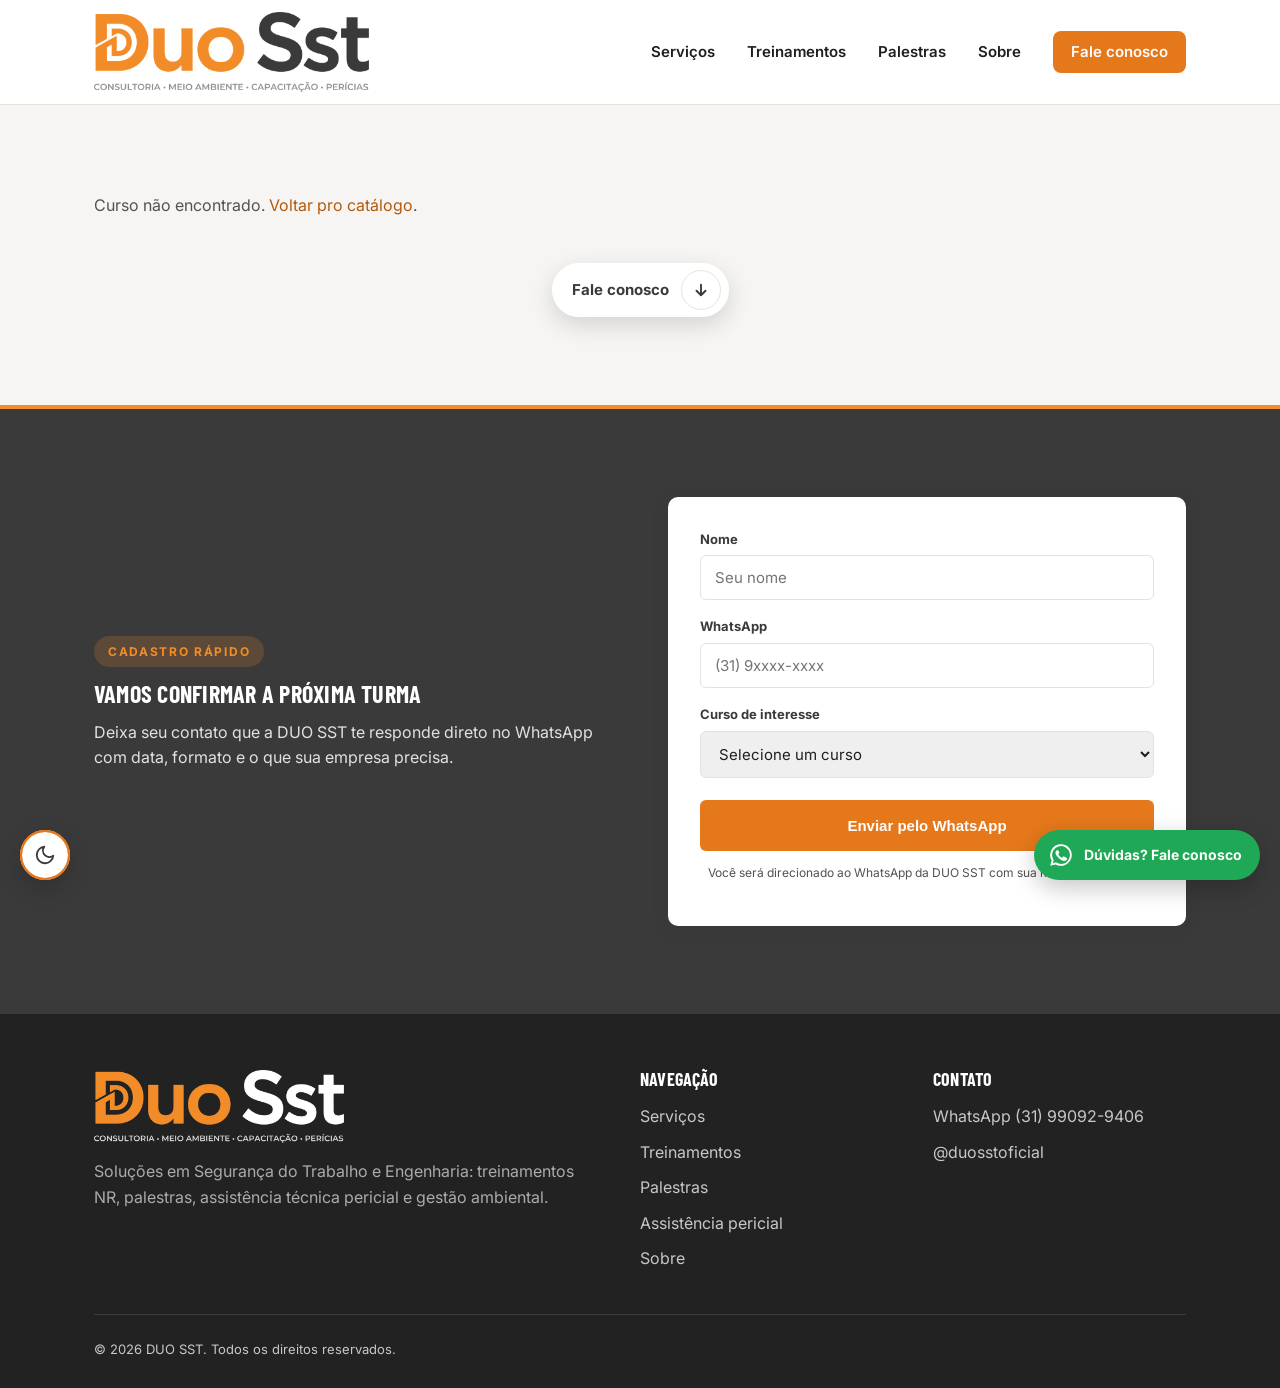
<file: curso.html>
<!DOCTYPE html>
<html lang="pt-BR">
<head>
<meta charset="UTF-8">
<meta name="viewport" content="width=device-width, initial-scale=1.0">
<title>Treinamento | DUO SST</title>
<link rel="icon" type="image/png" href="assets/logo-d.png">
<meta name="description" content="Detalhes do treinamento NR: conteúdo programático, carga horária e formato.">
<link rel="preconnect" href="https://fonts.googleapis.com">
<link rel="preconnect" href="https://fonts.gstatic.com" crossorigin>
<link href="https://fonts.googleapis.com/css2?family=Barlow+Condensed:wght@600;700&family=Inter:wght@400;500;600;700&family=JetBrains+Mono:wght@500;700&display=swap" rel="stylesheet">
<link rel="stylesheet" href="css/style.css">
<script>try{if(localStorage.getItem("duo-tema")==="escuro")document.documentElement.dataset.theme="dark"}catch(e){}</script>
</head>
<body>

<header class="site-header">
  <div class="wrap">
    <a href="index.html" class="logo">
      <img class="logo-cor" src="assets/logo.png" alt="DUO SST · Consultoria, meio ambiente, capacitação e perícias">
      <img class="logo-prata" src="assets/logo-prata.png" alt="DUO SST · Consultoria, meio ambiente, capacitação e perícias">
    </a>
    <button class="nav-toggle" onclick="toggleNav()" aria-label="Abrir menu">&#9776;</button>
    <nav class="main-nav">
      <a href="index.html#servicos">Serviços</a>
      <a href="cursos.html">Treinamentos</a>
      <a href="palestras.html">Palestras</a>
      <a href="index.html#sobre">Sobre</a>
      <a href="index.html#cadastro" data-whats="geral" class="nav-cta">Fale conosco</a>
    </nav>
  </div>
</header>

<div id="course-detail"></div>

<section class="lead-section" id="cadastro">
  <div class="wrap">
    <div class="lead-grid">
      <div>
        <span class="badge">Cadastro rápido</span>
        <h2>Vamos confirmar a próxima turma</h2>
        <p>Deixa seu contato que a DUO SST te responde direto no WhatsApp com data, formato e o que sua empresa precisa.</p>
      </div>
      <form class="lead-form" id="lead-form" onsubmit="return sendLead('lead-form')">
        <label for="nome">Nome</label>
        <input type="text" id="nome" name="nome" placeholder="Seu nome" required>

        <label for="whatsapp">WhatsApp</label>
        <input type="tel" id="whatsapp" name="whatsapp" placeholder="(31) 9xxxx-xxxx" required>

        <label for="curso">Curso de interesse</label>
        <select id="curso" name="curso"></select>

        <button type="submit" class="btn btn-primary">Enviar pelo WhatsApp</button>
        <p class="fine-print">Você será direcionado ao WhatsApp da DUO SST com sua mensagem pronta.</p>
      </form>
    </div>
  </div>
</section>

<footer class="site-footer">
  <div class="wrap">
    <div class="footer-grid">
      <div>
        <img class="footer-logo logo-cor" src="assets/logo-escuro.png" alt="DUO SST">
        <img class="footer-logo logo-prata" src="assets/logo-prata.png" alt="DUO SST">
        <p>Soluções em Segurança do Trabalho e Engenharia: treinamentos NR, palestras, assistência técnica pericial e gestão ambiental.</p>
      </div>
      <div>
        <h4>Navegação</h4>
        <ul>
          <li><a href="index.html#servicos">Serviços</a></li>
          <li><a href="cursos.html">Treinamentos</a></li>
          <li><a href="palestras.html">Palestras</a></li>
          <li><a href="pericias.html">Assistência pericial</a></li>
          <li><a href="index.html#sobre">Sobre</a></li>
        </ul>
      </div>
      <div>
        <h4>Contato</h4>
        <ul>
          <li><a href="index.html#cadastro" data-whats="geral">WhatsApp (31) 99092-9406</a></li>
          <li><a href="https://www.instagram.com/duosstoficial" target="_blank" rel="noopener">@duosstoficial</a></li>
        </ul>
      </div>
    </div>
    <div class="footer-bottom">
      <span>&copy; 2026 DUO SST. Todos os direitos reservados.</span>
    </div>
  </div>
</footer>

<button type="button" class="tema-toggle" aria-label="Alternar modo noturno" aria-pressed="false" onclick="alternarTema()"><svg class="ico-lua" viewBox="0 0 24 24" fill="none" stroke="currentColor" stroke-width="2" stroke-linecap="round" stroke-linejoin="round" aria-hidden="true"><path d="M21 12.8A9 9 0 1 1 11.2 3a7 7 0 0 0 9.8 9.8z"/></svg><svg class="ico-sol" viewBox="0 0 24 24" fill="none" stroke="currentColor" stroke-width="2" stroke-linecap="round" aria-hidden="true"><circle cx="12" cy="12" r="4.2"/><path d="M12 2v2.2M12 19.8V22M4.9 4.9l1.6 1.6M17.5 17.5l1.6 1.6M2 12h2.2M19.8 12H22M4.9 19.1l1.6-1.6M17.5 6.5l1.6-1.6"/></svg></button>
<a class="whats-float" data-whats="geral" href="index.html#cadastro" aria-label="Fale conosco no WhatsApp"><svg viewBox="0 0 24 24" width="26" height="26" fill="currentColor" aria-hidden="true"><path d="M12 2a10 10 0 0 0-8.6 15.1L2 22l5-1.3A10 10 0 1 0 12 2zm0 18.2a8.2 8.2 0 0 1-4.2-1.2l-.3-.2-3 .8.8-2.9-.2-.3A8.2 8.2 0 1 1 12 20.2zm4.5-6.1c-.2-.1-1.5-.7-1.7-.8-.2-.1-.4-.1-.6.1l-.8 1c-.1.2-.3.2-.5.1a6.7 6.7 0 0 1-3.3-2.9c-.3-.4.3-.4.8-1.4.1-.2 0-.3 0-.4l-.8-1.8c-.2-.5-.4-.4-.6-.4h-.5a1 1 0 0 0-.7.3 3 3 0 0 0-.9 2.2 5.2 5.2 0 0 0 1.1 2.7 11.8 11.8 0 0 0 4.5 4c1.7.7 2.3.8 3.2.6.5-.1 1.5-.6 1.7-1.2.2-.6.2-1.1.2-1.2-.1-.1-.3-.2-.5-.3z"/></svg><span>Dúvidas? Fale conosco</span></a>

<script src="js/icons.js"></script>
<script src="js/courses-data.js"></script>
<script src="js/main.js"></script>
<script>
  document.addEventListener("DOMContentLoaded", () => {
    const sel = document.getElementById("curso");
    if (sel) {
      let opts = `<option>Selecione um curso</option>`;
      Object.keys(COURSES).forEach((slug) => {
        const c = COURSES[slug];
        opts += `<option>${c.codigo} · ${c.titulo}</option>`;
      });
      opts += `<option>Perícia judicial</option><option>Gestão ambiental</option>`;
      sel.innerHTML = opts;
    }
  });
</script>
</body>
</html>
</file>
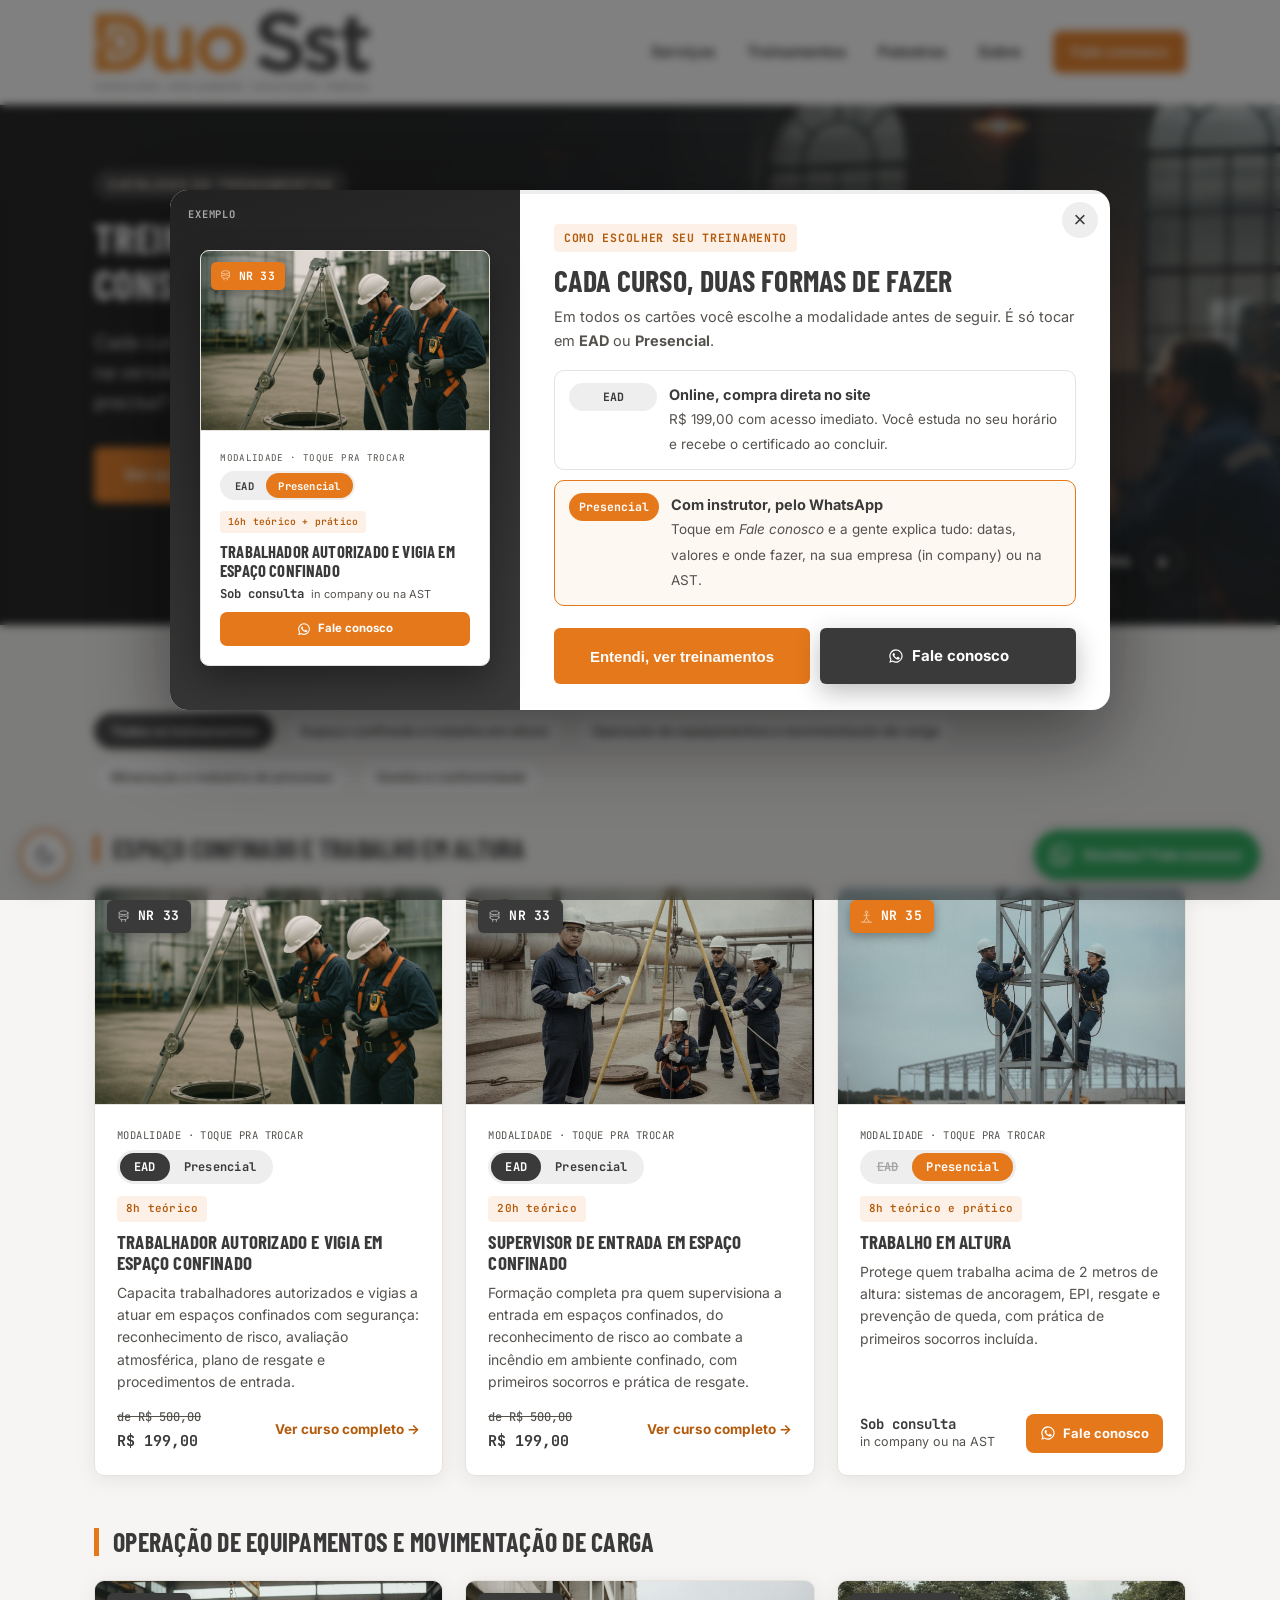
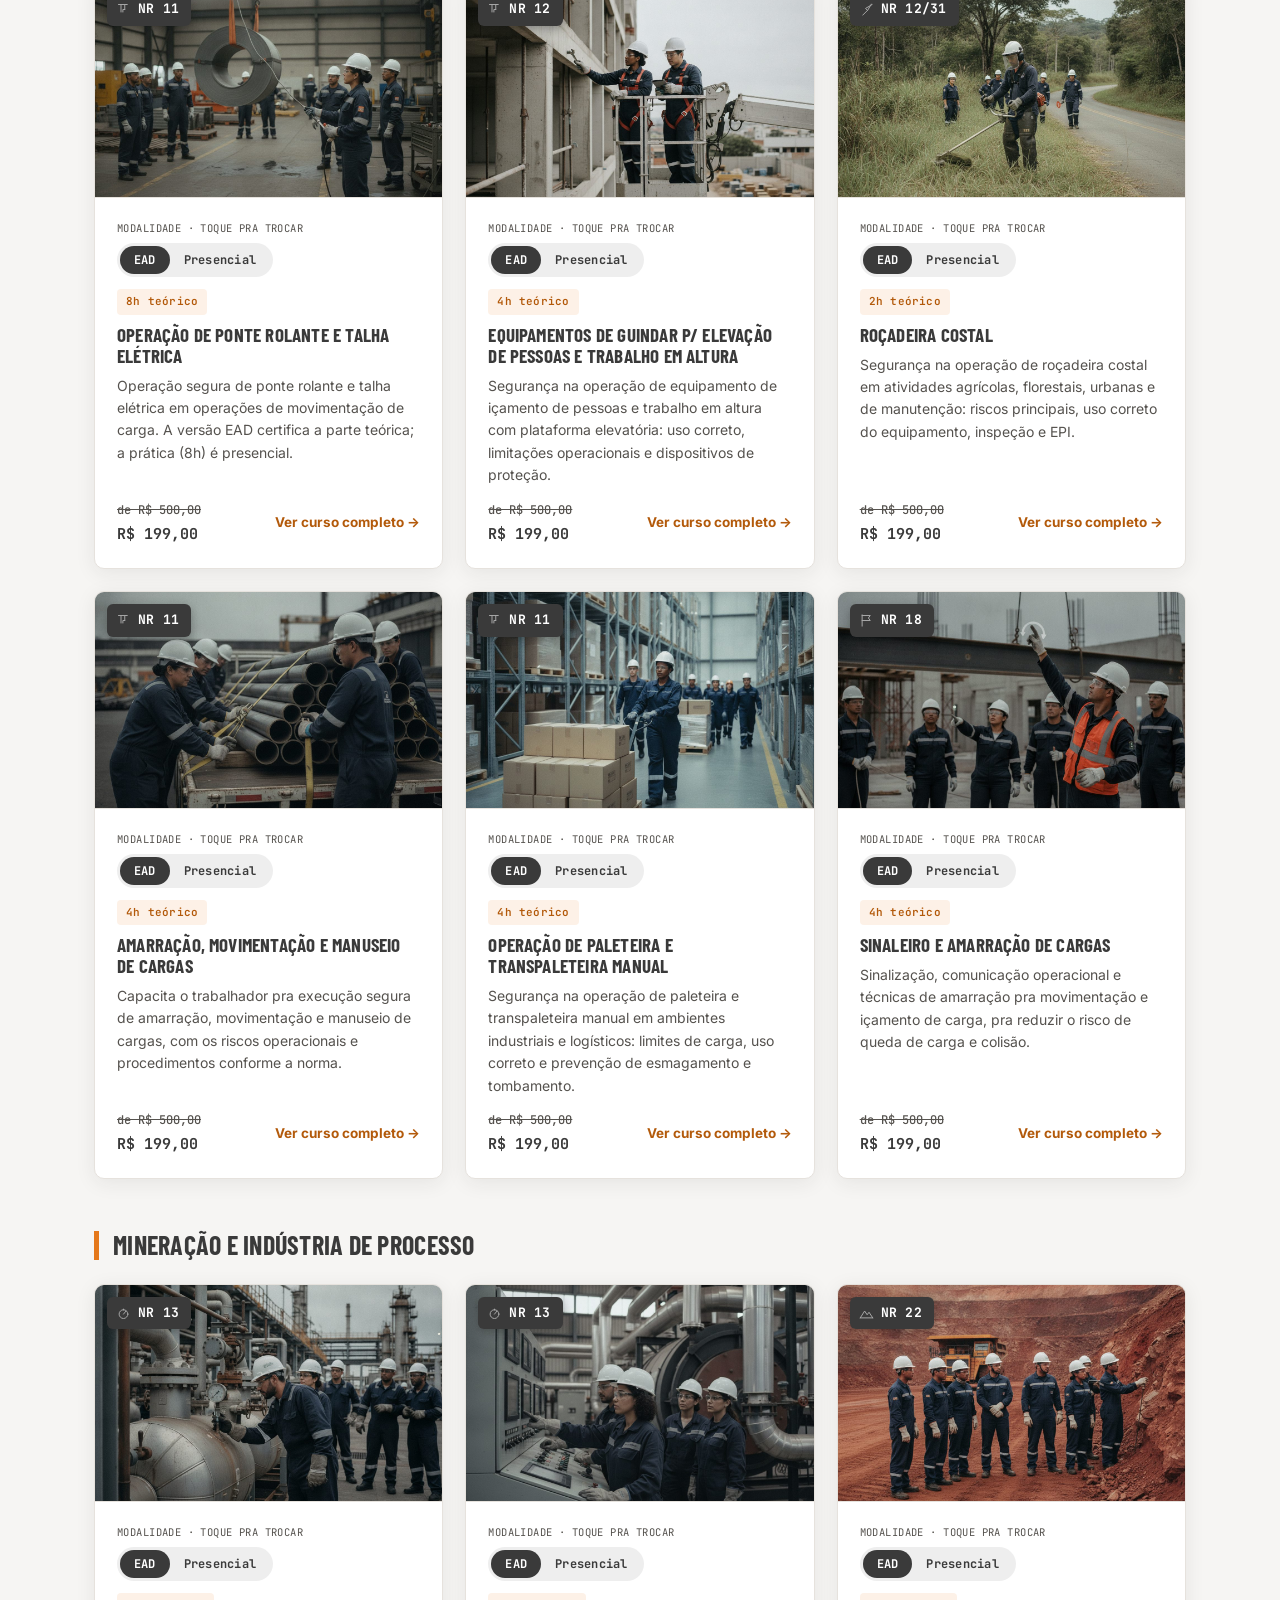
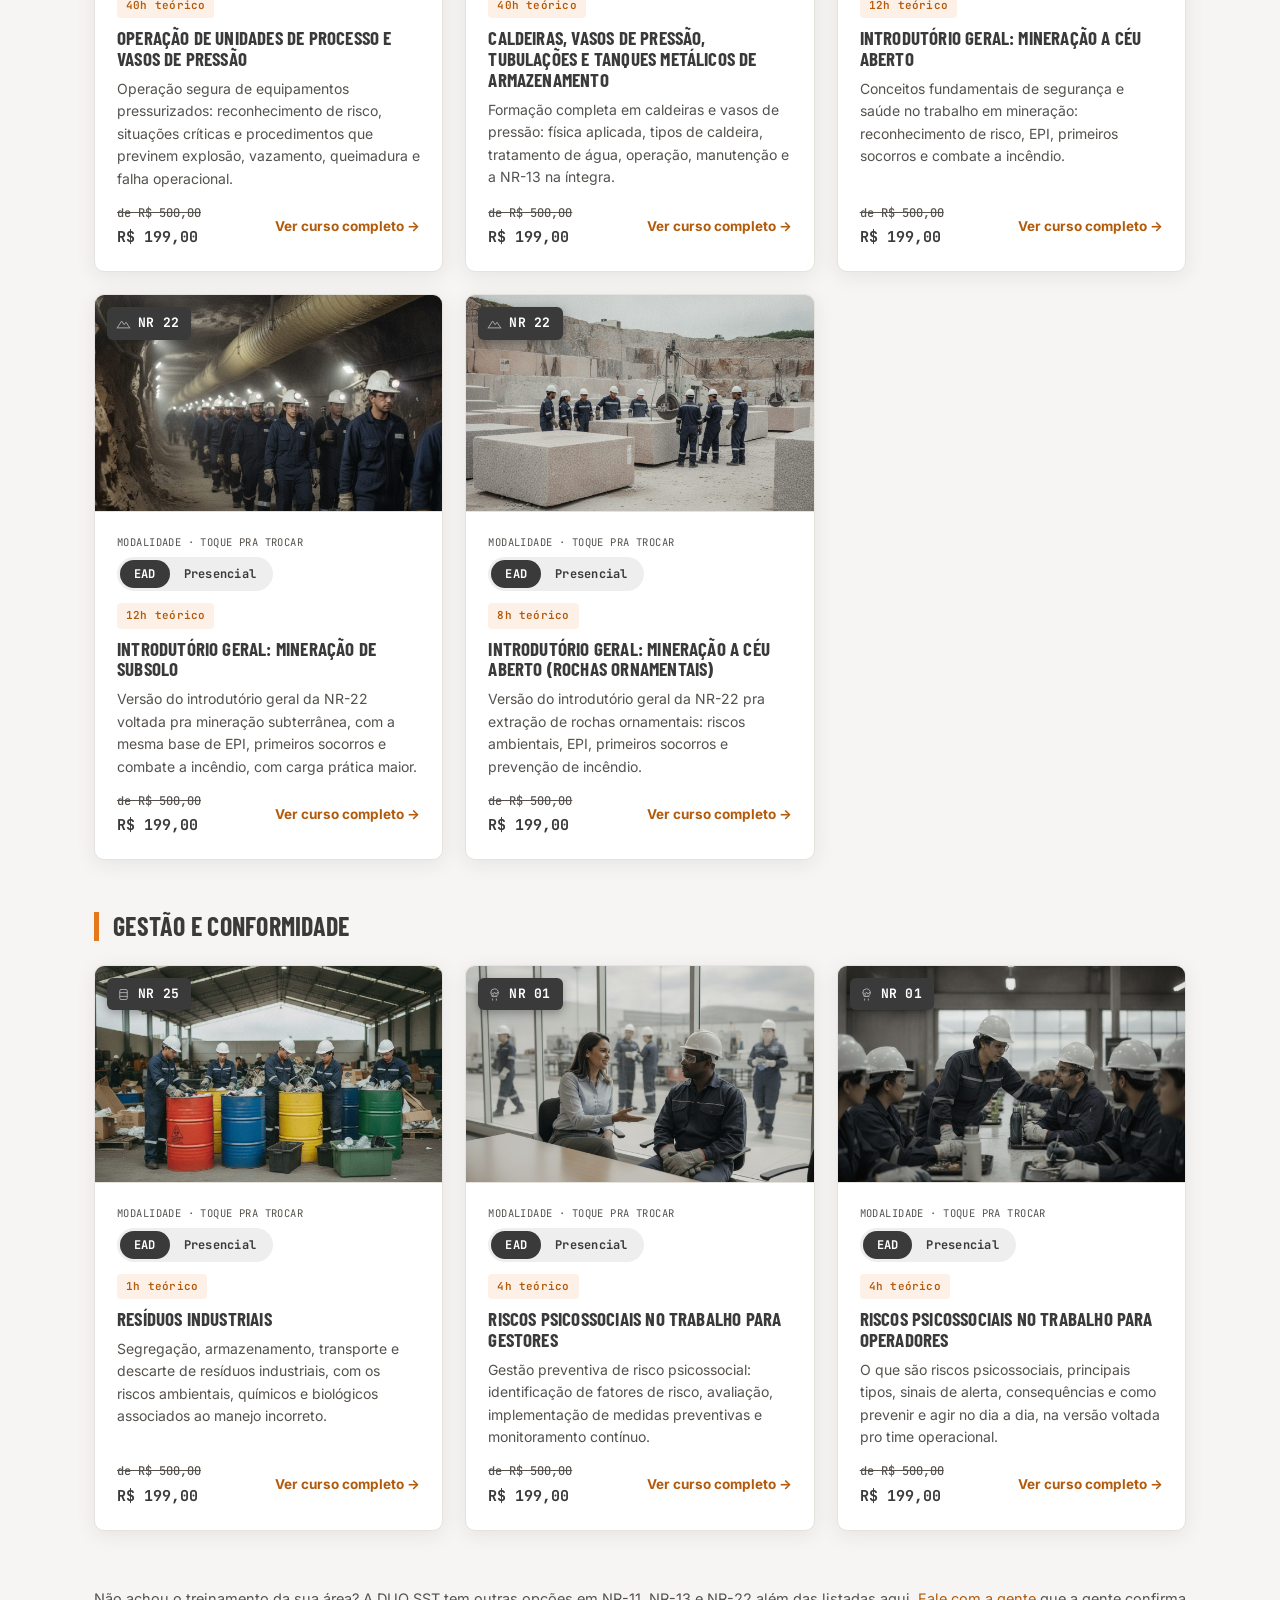
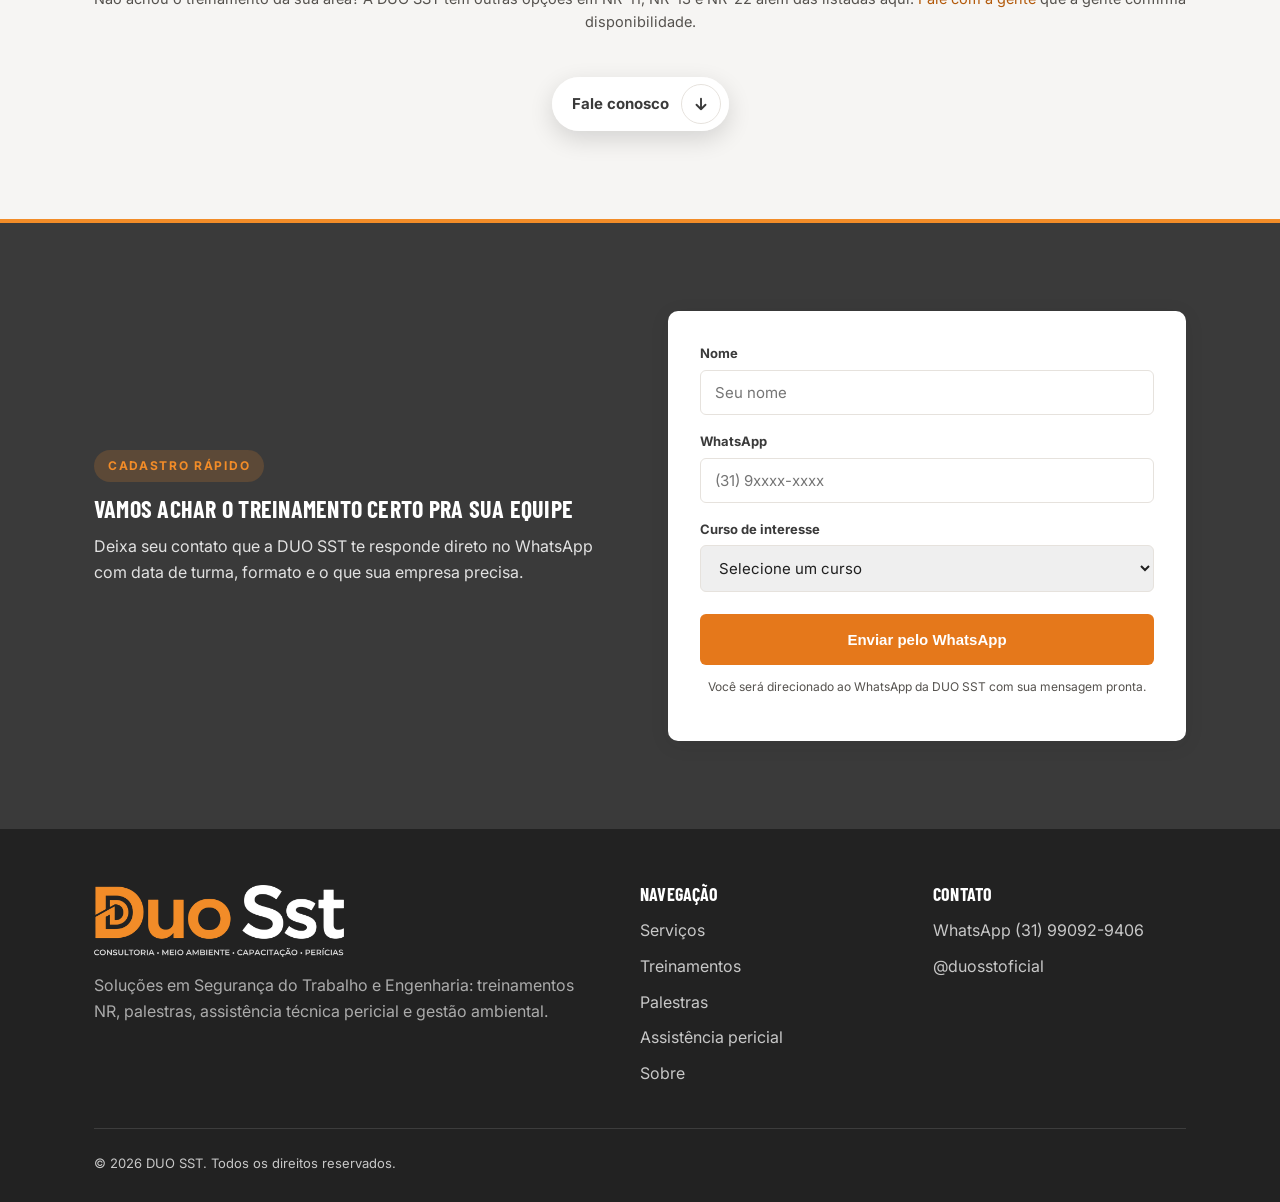
<file: cursos.html>
<!DOCTYPE html>
<html lang="pt-BR">
<head>
<meta charset="UTF-8">
<meta name="viewport" content="width=device-width, initial-scale=1.0">
<title>Treinamentos NR | DUO SST</title>
<link rel="icon" type="image/png" href="assets/logo-d.png">
<meta name="description" content="Catálogo de treinamentos NR da DUO SST: presenciais e EAD, com carga horária, público-alvo e conteúdo programático.">
<link rel="preconnect" href="https://fonts.googleapis.com">
<link rel="preconnect" href="https://fonts.gstatic.com" crossorigin>
<link href="https://fonts.googleapis.com/css2?family=Barlow+Condensed:wght@600;700&family=Inter:wght@400;500;600;700&family=JetBrains+Mono:wght@500;700&display=swap" rel="stylesheet">
<link rel="stylesheet" href="css/style.css">
<script>try{if(localStorage.getItem("duo-tema")==="escuro")document.documentElement.dataset.theme="dark"}catch(e){}</script>
</head>
<body>

<header class="site-header">
  <div class="wrap">
    <a href="index.html" class="logo">
      <img class="logo-cor" src="assets/logo.png" alt="DUO SST · Consultoria, meio ambiente, capacitação e perícias">
      <img class="logo-prata" src="assets/logo-prata.png" alt="DUO SST · Consultoria, meio ambiente, capacitação e perícias">
    </a>
    <button class="nav-toggle" onclick="toggleNav()" aria-label="Abrir menu">&#9776;</button>
    <nav class="main-nav">
      <a href="index.html#servicos">Serviços</a>
      <a href="cursos.html">Treinamentos</a>
      <a href="palestras.html">Palestras</a>
      <a href="index.html#sobre">Sobre</a>
      <a href="index.html#cadastro" data-whats="geral" class="nav-cta">Fale conosco</a>
    </nav>
  </div>
</header>

<section class="hero hero-com-foto">
  <div class="hero-fundos" aria-hidden="true">
    <div class="hero-fundo ativo" style="background-image:url(assets/hero/catalogo.jpg)"></div>
  </div>
  <div class="wrap">
    <span class="badge">Catálogo de treinamentos</span>
    <h1 style="font-size:42px;">Treinamentos NR pra indústria, mineração e construção</h1>
    <p class="lead">Cada curso tem página própria com conteúdo programático completo, na versão EAD ou presencial. Não achou o treinamento que sua equipe precisa? Fale com a gente.</p>
    <div class="actions">
      <a href="#catalogo" class="btn btn-primary">Ver os treinamentos</a>
      <a href="#cadastro" data-whats="geral" class="btn btn-outline">Fale conosco</a>
    </div>
    <div class="hero-controles">
      <span></span>
      <a href="#catalogo" class="rolar-cue hero-rolar">Conheça os treinamentos
        <span class="rolar-seta"><svg viewBox="0 0 24 24" fill="none" stroke="currentColor" stroke-width="2.5" stroke-linecap="round" stroke-linejoin="round" aria-hidden="true"><path d="M12 5v14M6 13l6 6 6-6"/></svg></span></a>
    </div>
  </div>
</section>

<section id="catalogo">
  <div class="wrap">
    <div class="filter-tabs" id="filter-tabs"></div>
    <div id="catalog"></div>

    <p style="text-align:center; margin-top:56px; color:var(--ink-soft); font-size:14.5px;">
      Não achou o treinamento da sua área? A DUO SST tem outras opções em NR-11, NR-13 e NR-22 além das listadas aqui.
      <a href="#cadastro">Fale com a gente</a> que a gente confirma disponibilidade.
    </p>
  </div>
</section>

<section class="lead-section" id="cadastro">
  <div class="wrap">
    <div class="lead-grid">
      <div>
        <span class="badge">Cadastro rápido</span>
        <h2>Vamos achar o treinamento certo pra sua equipe</h2>
        <p>Deixa seu contato que a DUO SST te responde direto no WhatsApp com data de turma, formato e o que sua empresa precisa.</p>
      </div>
      <form class="lead-form" id="lead-form" onsubmit="return sendLead('lead-form')">
        <label for="nome">Nome</label>
        <input type="text" id="nome" name="nome" placeholder="Seu nome" required>

        <label for="whatsapp">WhatsApp</label>
        <input type="tel" id="whatsapp" name="whatsapp" placeholder="(31) 9xxxx-xxxx" required>

        <label for="curso">Curso de interesse</label>
        <select id="curso" name="curso"></select>

        <button type="submit" class="btn btn-primary">Enviar pelo WhatsApp</button>
        <p class="fine-print">Você será direcionado ao WhatsApp da DUO SST com sua mensagem pronta.</p>
      </form>
    </div>
  </div>
</section>

<footer class="site-footer">
  <div class="wrap">
    <div class="footer-grid">
      <div>
        <img class="footer-logo logo-cor" src="assets/logo-escuro.png" alt="DUO SST">
        <img class="footer-logo logo-prata" src="assets/logo-prata.png" alt="DUO SST">
        <p>Soluções em Segurança do Trabalho e Engenharia: treinamentos NR, palestras, assistência técnica pericial e gestão ambiental.</p>
      </div>
      <div>
        <h4>Navegação</h4>
        <ul>
          <li><a href="index.html#servicos">Serviços</a></li>
          <li><a href="cursos.html">Treinamentos</a></li>
          <li><a href="palestras.html">Palestras</a></li>
          <li><a href="pericias.html">Assistência pericial</a></li>
          <li><a href="index.html#sobre">Sobre</a></li>
        </ul>
      </div>
      <div>
        <h4>Contato</h4>
        <ul>
          <li><a href="index.html#cadastro" data-whats="geral">WhatsApp (31) 99092-9406</a></li>
          <li><a href="https://www.instagram.com/duosstoficial" target="_blank" rel="noopener">@duosstoficial</a></li>
        </ul>
      </div>
    </div>
    <div class="footer-bottom">
      <span>&copy; 2026 DUO SST. Todos os direitos reservados.</span>
    </div>
  </div>
</footer>

<button type="button" class="tema-toggle" aria-label="Alternar modo noturno" aria-pressed="false" onclick="alternarTema()"><svg class="ico-lua" viewBox="0 0 24 24" fill="none" stroke="currentColor" stroke-width="2" stroke-linecap="round" stroke-linejoin="round" aria-hidden="true"><path d="M21 12.8A9 9 0 1 1 11.2 3a7 7 0 0 0 9.8 9.8z"/></svg><svg class="ico-sol" viewBox="0 0 24 24" fill="none" stroke="currentColor" stroke-width="2" stroke-linecap="round" aria-hidden="true"><circle cx="12" cy="12" r="4.2"/><path d="M12 2v2.2M12 19.8V22M4.9 4.9l1.6 1.6M17.5 17.5l1.6 1.6M2 12h2.2M19.8 12H22M4.9 19.1l1.6-1.6M17.5 6.5l1.6-1.6"/></svg></button>
<a class="whats-float" data-whats="geral" href="index.html#cadastro" aria-label="Fale conosco no WhatsApp"><svg viewBox="0 0 24 24" width="26" height="26" fill="currentColor" aria-hidden="true"><path d="M12 2a10 10 0 0 0-8.6 15.1L2 22l5-1.3A10 10 0 1 0 12 2zm0 18.2a8.2 8.2 0 0 1-4.2-1.2l-.3-.2-3 .8.8-2.9-.2-.3A8.2 8.2 0 1 1 12 20.2zm4.5-6.1c-.2-.1-1.5-.7-1.7-.8-.2-.1-.4-.1-.6.1l-.8 1c-.1.2-.3.2-.5.1a6.7 6.7 0 0 1-3.3-2.9c-.3-.4.3-.4.8-1.4.1-.2 0-.3 0-.4l-.8-1.8c-.2-.5-.4-.4-.6-.4h-.5a1 1 0 0 0-.7.3 3 3 0 0 0-.9 2.2 5.2 5.2 0 0 0 1.1 2.7 11.8 11.8 0 0 0 4.5 4c1.7.7 2.3.8 3.2.6.5-.1 1.5-.6 1.7-1.2.2-.6.2-1.1.2-1.2-.1-.1-.3-.2-.5-.3z"/></svg><span>Dúvidas? Fale conosco</span></a>

<script src="js/icons.js"></script>
<script src="js/courses-data.js"></script>
<script src="js/main.js"></script>
<script>
  document.addEventListener("DOMContentLoaded", () => {
    const sel = document.getElementById("curso");
    if (sel) {
      let opts = `<option>Selecione um curso</option>`;
      Object.keys(COURSES).forEach((slug) => {
        const c = COURSES[slug];
        opts += `<option>${c.codigo} · ${c.titulo}</option>`;
      });
      opts += `<option>Perícia judicial</option><option>Gestão ambiental</option>`;
      sel.innerHTML = opts;
    }
  });
</script>
</body>
</html>
</file>
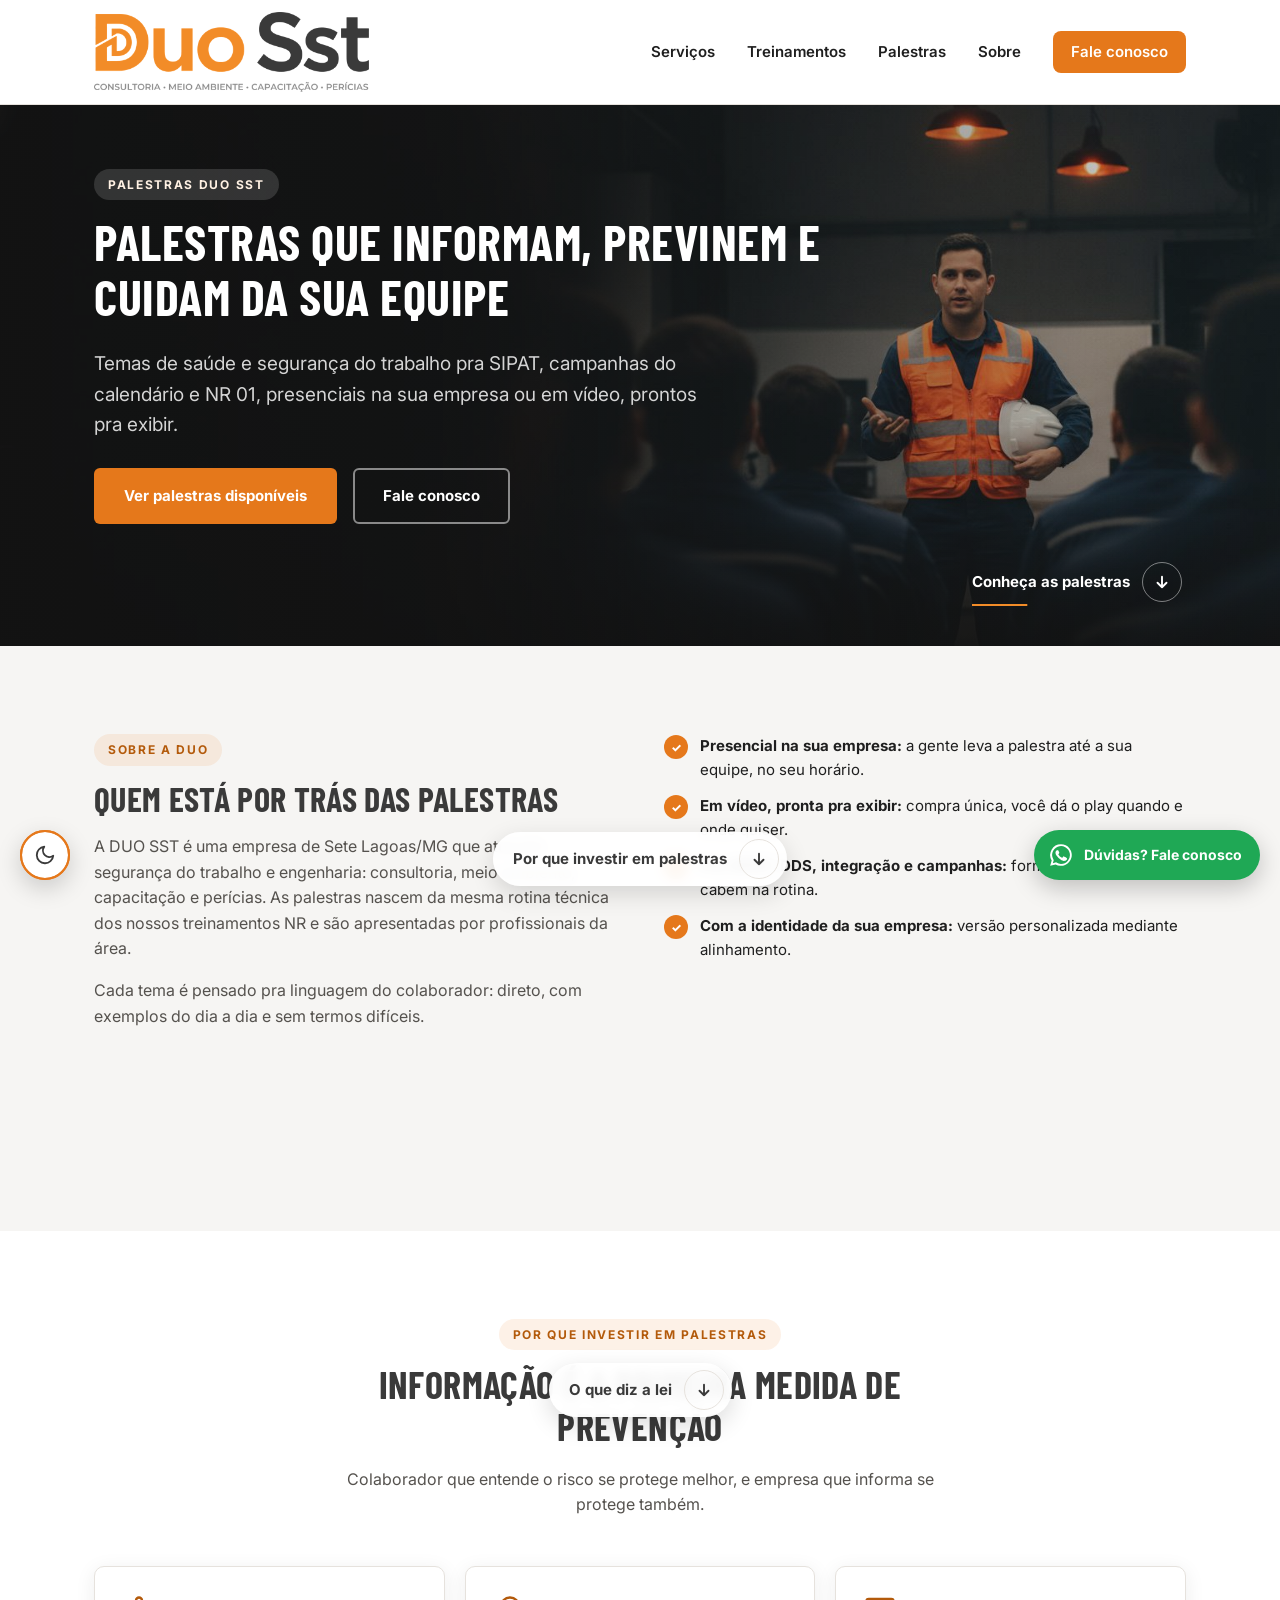
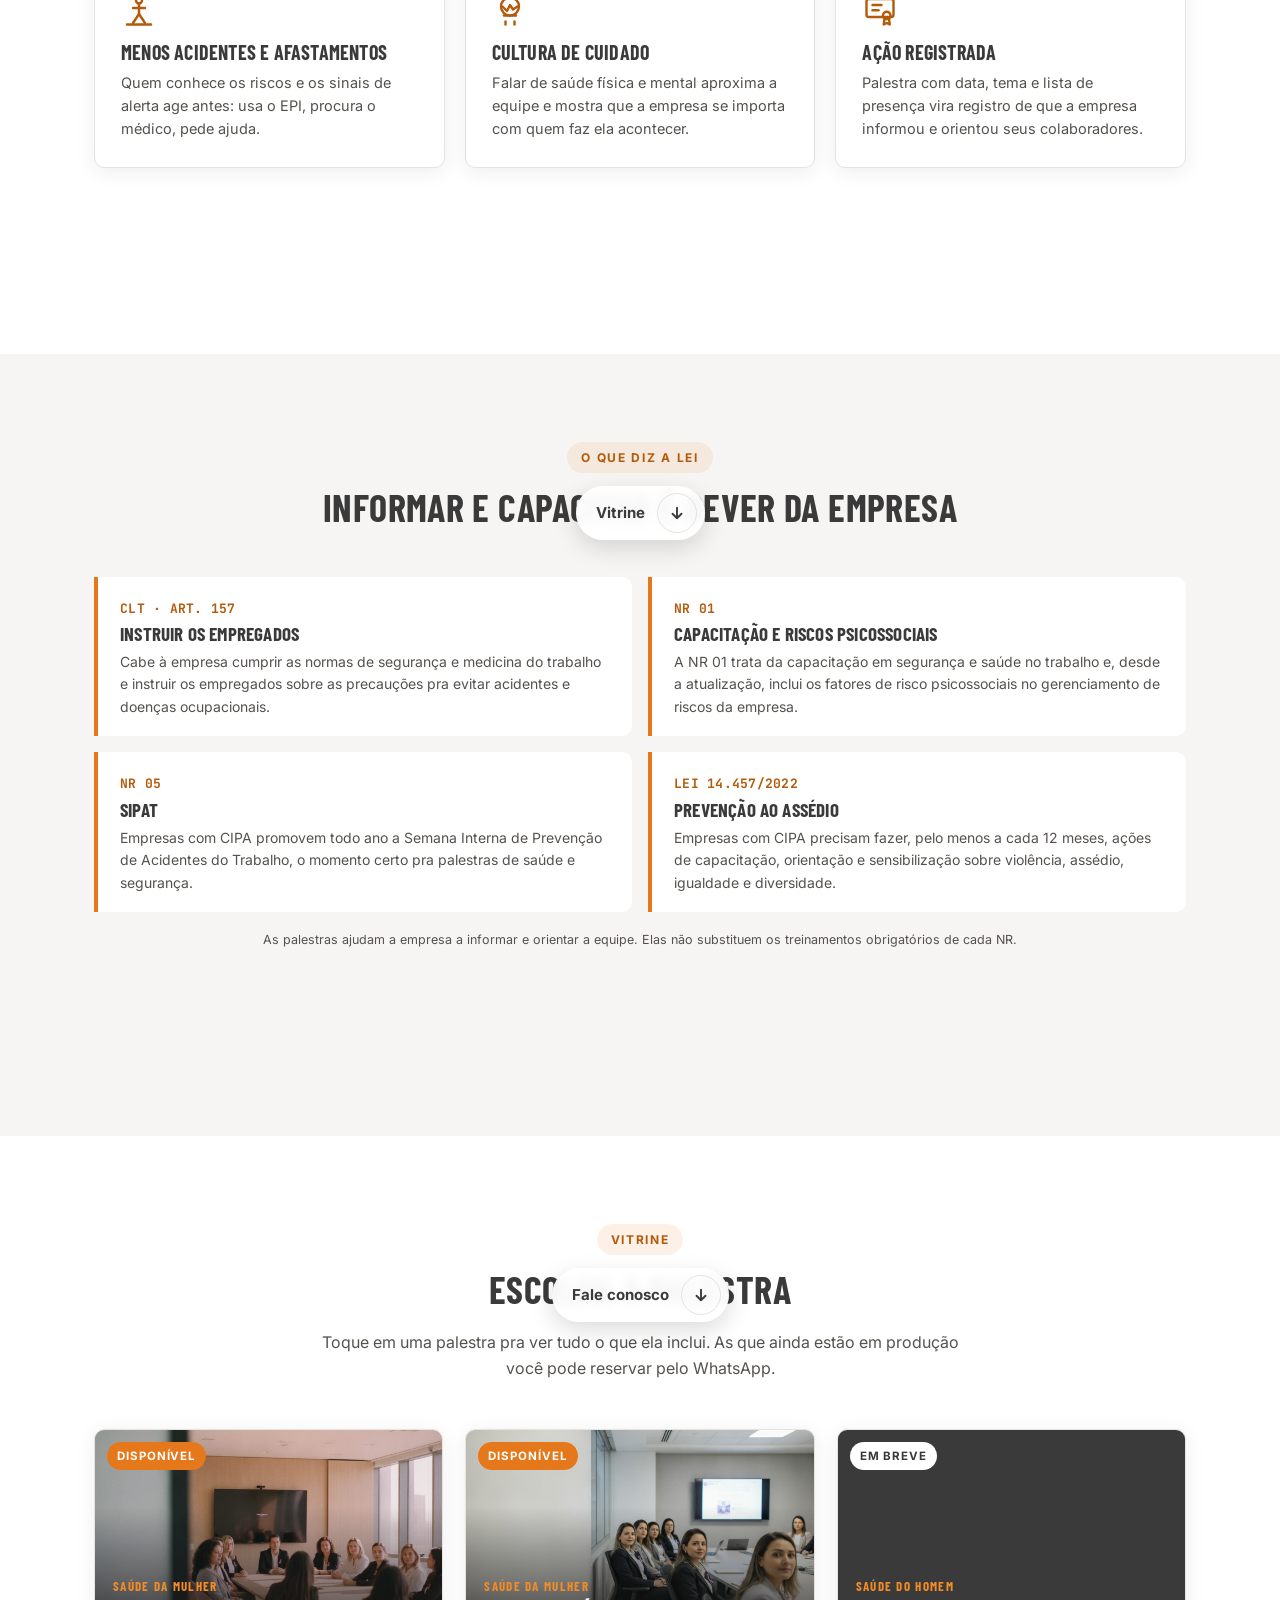
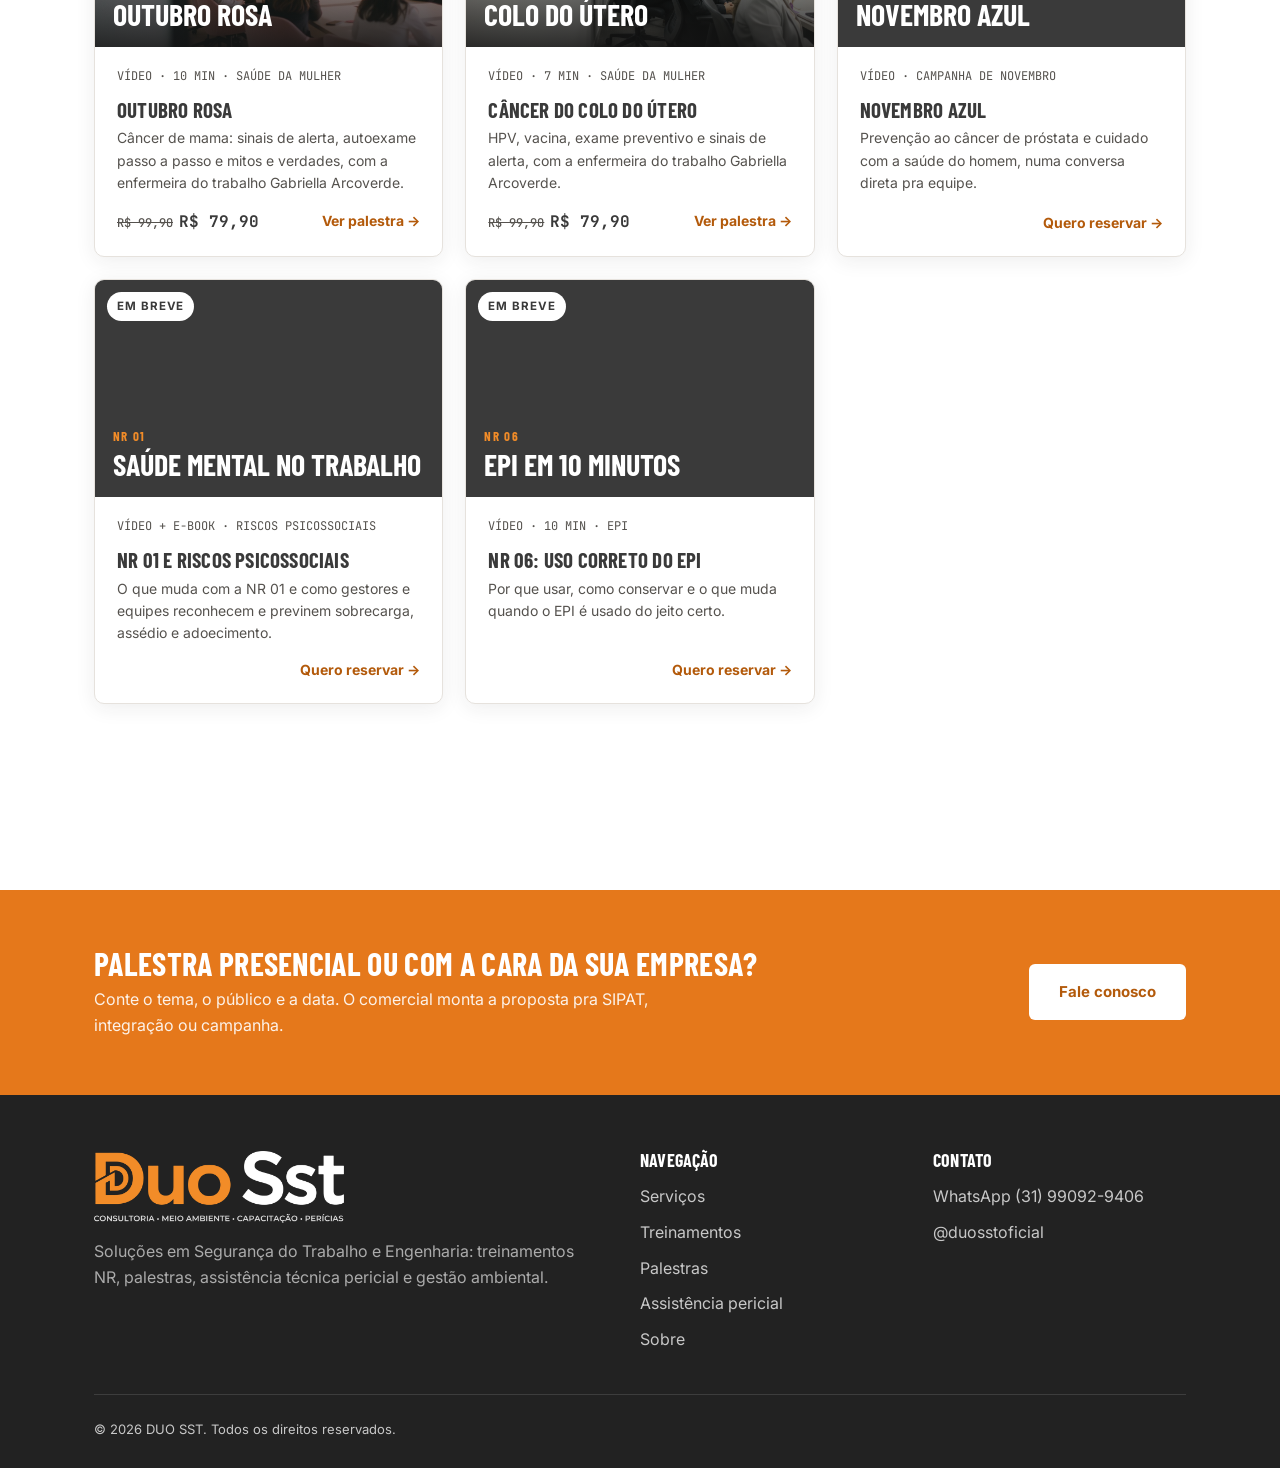
<file: palestras.html>
<!DOCTYPE html>
<html lang="pt-BR">
<head>
<meta charset="UTF-8">
<meta name="viewport" content="width=device-width, initial-scale=1.0">
<title>Palestras para empresas | DUO SST</title>
<link rel="icon" type="image/png" href="assets/logo-d.png">
<meta name="description" content="Palestras de saúde e segurança do trabalho pra SIPAT, campanhas e NR 01, presenciais ou em vídeo. DUO SST, Sete Lagoas/MG.">
<link rel="preconnect" href="https://fonts.googleapis.com">
<link rel="preconnect" href="https://fonts.gstatic.com" crossorigin>
<link href="https://fonts.googleapis.com/css2?family=Barlow+Condensed:wght@600;700&family=Inter:wght@400;500;600;700&family=JetBrains+Mono:wght@500;700&display=swap" rel="stylesheet">
<link rel="stylesheet" href="css/style.css">
<script>try{if(localStorage.getItem("duo-tema")==="escuro")document.documentElement.dataset.theme="dark"}catch(e){}</script>
</head>
<body>

<header class="site-header">
  <div class="wrap">
    <a href="index.html" class="logo">
      <img class="logo-cor" src="assets/logo.png" alt="DUO SST · Consultoria, meio ambiente, capacitação e perícias">
      <img class="logo-prata" src="assets/logo-prata.png" alt="DUO SST · Consultoria, meio ambiente, capacitação e perícias">
    </a>
    <button class="nav-toggle" onclick="toggleNav()" aria-label="Abrir menu">&#9776;</button>
    <nav class="main-nav">
      <a href="index.html#servicos">Serviços</a>
      <a href="cursos.html">Treinamentos</a>
      <a href="palestras.html" aria-current="page">Palestras</a>
      <a href="index.html#sobre">Sobre</a>
      <a href="index.html#cadastro" data-whats="geral" class="nav-cta">Fale conosco</a>
    </nav>
  </div>
</header>

<section class="hero page-hero hero-com-foto">
  <div class="hero-fundos" aria-hidden="true">
    <div class="hero-fundo ativo" style="background-image:url(assets/hero/palestras.jpg)"></div>
  </div>
  <div class="wrap">
    <span class="badge">Palestras DUO SST</span>
    <h1>Palestras que informam, previnem e cuidam da sua equipe</h1>
    <p class="lead">Temas de saúde e segurança do trabalho pra SIPAT, campanhas do calendário e NR 01, presenciais na sua empresa ou em vídeo, prontos pra exibir.</p>
    <div class="actions">
      <a href="#vitrine" class="btn btn-primary">Ver palestras disponíveis</a>
      <a href="#vitrine" data-whats="palestraPresencial" class="btn btn-outline">Fale conosco</a>
    </div>
    <div class="hero-controles">
      <span></span>
      <a href="#sobre-palestras" class="rolar-cue hero-rolar">Conheça as palestras
        <span class="rolar-seta"><svg viewBox="0 0 24 24" fill="none" stroke="currentColor" stroke-width="2.5" stroke-linecap="round" stroke-linejoin="round" aria-hidden="true"><path d="M12 5v14M6 13l6 6 6-6"/></svg></span></a>
    </div>
  </div>
</section>

<section id="sobre-palestras">
  <div class="wrap duas-colunas">
    <div>
      <span class="badge">Sobre a DUO</span>
      <h2>Quem está por trás das palestras</h2>
      <p>A DUO SST é uma empresa de Sete Lagoas/MG que atua em segurança do trabalho e engenharia: consultoria, meio ambiente, capacitação e perícias. As palestras nascem da mesma rotina técnica dos nossos treinamentos NR e são apresentadas por profissionais da área.</p>
      <p>Cada tema é pensado pra linguagem do colaborador: direto, com exemplos do dia a dia e sem termos difíceis.</p>
    </div>
    <ul class="lista-check">
      <li><span><strong>Presencial na sua empresa:</strong> a gente leva a palestra até a sua equipe, no seu horário.</span></li>
      <li><span><strong>Em vídeo, pronta pra exibir:</strong> compra única, você dá o play quando e onde quiser.</span></li>
      <li><span><strong>Pra SIPAT, DDS, integração e campanhas:</strong> formatos curtos que cabem na rotina.</span></li>
      <li><span><strong>Com a identidade da sua empresa:</strong> versão personalizada mediante alinhamento.</span></li>
    </ul>
  </div>
</section>

<section class="alt">
  <div class="wrap">
    <div class="section-head">
      <span class="badge">Por que investir em palestras</span>
      <h2>Informação é a primeira medida de prevenção</h2>
      <p>Colaborador que entende o risco se protege melhor, e empresa que informa se protege também.</p>
    </div>
    <div class="info-cards">
      <div class="info-card">
        <div class="icon" data-icon="altura" data-icon-size="36"></div>
        <h3>Menos acidentes e afastamentos</h3>
        <p>Quem conhece os riscos e os sinais de alerta age antes: usa o EPI, procura o médico, pede ajuda.</p>
      </div>
      <div class="info-card">
        <div class="icon" data-icon="psicossocial" data-icon-size="36"></div>
        <h3>Cultura de cuidado</h3>
        <p>Falar de saúde física e mental aproxima a equipe e mostra que a empresa se importa com quem faz ela acontecer.</p>
      </div>
      <div class="info-card">
        <div class="icon" data-icon="certificado" data-icon-size="36"></div>
        <h3>Ação registrada</h3>
        <p>Palestra com data, tema e lista de presença vira registro de que a empresa informou e orientou seus colaboradores.</p>
      </div>
    </div>
  </div>
</section>

<section>
  <div class="wrap">
    <div class="section-head">
      <span class="badge">O que diz a lei</span>
      <h2>Informar e capacitar é dever da empresa</h2>
    </div>
    <div class="lei-list">
      <div class="lei-item">
        <span class="lei-ref">CLT · ART. 157</span>
        <h3>Instruir os empregados</h3>
        <p>Cabe à empresa cumprir as normas de segurança e medicina do trabalho e instruir os empregados sobre as precauções pra evitar acidentes e doenças ocupacionais.</p>
      </div>
      <div class="lei-item">
        <span class="lei-ref">NR 01</span>
        <h3>Capacitação e riscos psicossociais</h3>
        <p>A NR 01 trata da capacitação em segurança e saúde no trabalho e, desde a atualização, inclui os fatores de risco psicossociais no gerenciamento de riscos da empresa.</p>
      </div>
      <div class="lei-item">
        <span class="lei-ref">NR 05</span>
        <h3>SIPAT</h3>
        <p>Empresas com CIPA promovem todo ano a Semana Interna de Prevenção de Acidentes do Trabalho, o momento certo pra palestras de saúde e segurança.</p>
      </div>
      <div class="lei-item">
        <span class="lei-ref">LEI 14.457/2022</span>
        <h3>Prevenção ao assédio</h3>
        <p>Empresas com CIPA precisam fazer, pelo menos a cada 12 meses, ações de capacitação, orientação e sensibilização sobre violência, assédio, igualdade e diversidade.</p>
      </div>
    </div>
    <p class="fonte-nota">As palestras ajudam a empresa a informar e orientar a equipe. Elas não substituem os treinamentos obrigatórios de cada NR.</p>
  </div>
</section>

<section class="alt" id="vitrine">
  <div class="wrap">
    <div class="section-head">
      <span class="badge">Vitrine</span>
      <h2>Escolha a palestra</h2>
      <p>Toque em uma palestra pra ver tudo o que ela inclui. As que ainda estão em produção você pode reservar pelo WhatsApp.</p>
    </div>
    <div class="palestra-grid">
      <a class="palestra-card" href="outubro-rosa/index.html">
        <div class="palestra-capa">
          <span class="palestra-selo disponivel">Disponível</span>
          <img src="outubro-rosa/assets/hero.jpg" alt="Equipe assistindo a uma palestra de Outubro Rosa">
          <div class="palestra-capa-tema palestra-capa-foto"><span><small>Saúde da mulher</small>Outubro Rosa</span></div>
        </div>
        <div class="palestra-body">
          <span class="palestra-meta">VÍDEO · 10 MIN · SAÚDE DA MULHER</span>
          <h3>Outubro Rosa</h3>
          <p>Câncer de mama: sinais de alerta, autoexame passo a passo e mitos e verdades, com a enfermeira do trabalho Gabriella Arcoverde.</p>
          <div class="palestra-rodape">
            <span class="palestra-preco"><s>R$ 99,90</s>R$ 79,90</span>
            <span class="palestra-link">Ver palestra →</span>
          </div>
        </div>
      </a>
      <a class="palestra-card" href="colo-do-utero/index.html">
        <div class="palestra-capa">
          <span class="palestra-selo disponivel">Disponível</span>
          <img src="colo-do-utero/assets/hero.jpg" alt="Equipe assistindo a uma palestra sobre prevenção do câncer do colo do útero">
          <div class="palestra-capa-tema palestra-capa-foto"><span><small>Saúde da mulher</small>Colo do útero</span></div>
        </div>
        <div class="palestra-body">
          <span class="palestra-meta">VÍDEO · 7 MIN · SAÚDE DA MULHER</span>
          <h3>Câncer do colo do útero</h3>
          <p>HPV, vacina, exame preventivo e sinais de alerta, com a enfermeira do trabalho Gabriella Arcoverde.</p>
          <div class="palestra-rodape">
            <span class="palestra-preco"><s>R$ 99,90</s>R$ 79,90</span>
            <span class="palestra-link">Ver palestra →</span>
          </div>
        </div>
      </a>
      <div class="palestra-card">
        <div class="palestra-capa">
          <span class="palestra-selo">Em breve</span>
          <div class="palestra-capa-tema"><span><small>Saúde do homem</small>Novembro Azul</span></div>
        </div>
        <div class="palestra-body">
          <span class="palestra-meta">VÍDEO · CAMPANHA DE NOVEMBRO</span>
          <h3>Novembro Azul</h3>
          <p>Prevenção ao câncer de próstata e cuidado com a saúde do homem, numa conversa direta pra equipe.</p>
          <div class="palestra-rodape">
            <span></span>
            <a class="palestra-link" data-palestra="Novembro Azul" href="#vitrine">Quero reservar →</a>
          </div>
        </div>
      </div>
      <div class="palestra-card">
        <div class="palestra-capa">
          <span class="palestra-selo">Em breve</span>
          <div class="palestra-capa-tema"><span><small>NR 01</small>Saúde mental no trabalho</span></div>
        </div>
        <div class="palestra-body">
          <span class="palestra-meta">VÍDEO + E-BOOK · RISCOS PSICOSSOCIAIS</span>
          <h3>NR 01 e riscos psicossociais</h3>
          <p>O que muda com a NR 01 e como gestores e equipes reconhecem e previnem sobrecarga, assédio e adoecimento.</p>
          <div class="palestra-rodape">
            <span></span>
            <a class="palestra-link" data-palestra="NR 01 e riscos psicossociais" href="#vitrine">Quero reservar →</a>
          </div>
        </div>
      </div>
      <div class="palestra-card">
        <div class="palestra-capa">
          <span class="palestra-selo">Em breve</span>
          <div class="palestra-capa-tema"><span><small>NR 06</small>EPI em 10 minutos</span></div>
        </div>
        <div class="palestra-body">
          <span class="palestra-meta">VÍDEO · 10 MIN · EPI</span>
          <h3>NR 06: uso correto do EPI</h3>
          <p>Por que usar, como conservar e o que muda quando o EPI é usado do jeito certo.</p>
          <div class="palestra-rodape">
            <span></span>
            <a class="palestra-link" data-palestra="NR 06: uso correto do EPI" href="#vitrine">Quero reservar →</a>
          </div>
        </div>
      </div>
    </div>
  </div>
</section>

<section class="cta-faixa">
  <div class="wrap">
    <div>
      <h2>Palestra presencial ou com a cara da sua empresa?</h2>
      <p>Conte o tema, o público e a data. O comercial monta a proposta pra SIPAT, integração ou campanha.</p>
    </div>
    <a href="#vitrine" data-whats="palestraPresencial" class="btn btn-branco">Fale conosco</a>
  </div>
</section>

<footer class="site-footer">
  <div class="wrap">
    <div class="footer-grid">
      <div>
        <img class="footer-logo logo-cor" src="assets/logo-escuro.png" alt="DUO SST">
        <img class="footer-logo logo-prata" src="assets/logo-prata.png" alt="DUO SST">
        <p>Soluções em Segurança do Trabalho e Engenharia: treinamentos NR, palestras, assistência técnica pericial e gestão ambiental.</p>
      </div>
      <div>
        <h4>Navegação</h4>
        <ul>
          <li><a href="index.html#servicos">Serviços</a></li>
          <li><a href="cursos.html">Treinamentos</a></li>
          <li><a href="palestras.html">Palestras</a></li>
          <li><a href="pericias.html">Assistência pericial</a></li>
          <li><a href="index.html#sobre">Sobre</a></li>
        </ul>
      </div>
      <div>
        <h4>Contato</h4>
        <ul>
          <li><a href="index.html#cadastro" data-whats="geral">WhatsApp (31) 99092-9406</a></li>
          <li><a href="https://www.instagram.com/duosstoficial" target="_blank" rel="noopener">@duosstoficial</a></li>
        </ul>
      </div>
    </div>
    <div class="footer-bottom">
      <span>&copy; 2026 DUO SST. Todos os direitos reservados.</span>
    </div>
  </div>
</footer>

<button type="button" class="tema-toggle" aria-label="Alternar modo noturno" aria-pressed="false" onclick="alternarTema()"><svg class="ico-lua" viewBox="0 0 24 24" fill="none" stroke="currentColor" stroke-width="2" stroke-linecap="round" stroke-linejoin="round" aria-hidden="true"><path d="M21 12.8A9 9 0 1 1 11.2 3a7 7 0 0 0 9.8 9.8z"/></svg><svg class="ico-sol" viewBox="0 0 24 24" fill="none" stroke="currentColor" stroke-width="2" stroke-linecap="round" aria-hidden="true"><circle cx="12" cy="12" r="4.2"/><path d="M12 2v2.2M12 19.8V22M4.9 4.9l1.6 1.6M17.5 17.5l1.6 1.6M2 12h2.2M19.8 12H22M4.9 19.1l1.6-1.6M17.5 6.5l1.6-1.6"/></svg></button>
<a class="whats-float" data-whats="geral" href="index.html#cadastro" aria-label="Fale conosco no WhatsApp"><svg viewBox="0 0 24 24" width="26" height="26" fill="currentColor" aria-hidden="true"><path d="M12 2a10 10 0 0 0-8.6 15.1L2 22l5-1.3A10 10 0 1 0 12 2zm0 18.2a8.2 8.2 0 0 1-4.2-1.2l-.3-.2-3 .8.8-2.9-.2-.3A8.2 8.2 0 1 1 12 20.2zm4.5-6.1c-.2-.1-1.5-.7-1.7-.8-.2-.1-.4-.1-.6.1l-.8 1c-.1.2-.3.2-.5.1a6.7 6.7 0 0 1-3.3-2.9c-.3-.4.3-.4.8-1.4.1-.2 0-.3 0-.4l-.8-1.8c-.2-.5-.4-.4-.6-.4h-.5a1 1 0 0 0-.7.3 3 3 0 0 0-.9 2.2 5.2 5.2 0 0 0 1.1 2.7 11.8 11.8 0 0 0 4.5 4c1.7.7 2.3.8 3.2.6.5-.1 1.5-.6 1.7-1.2.2-.6.2-1.1.2-1.2-.1-.1-.3-.2-.5-.3z"/></svg><span>Dúvidas? Fale conosco</span></a>

<script src="js/icons.js"></script>
<script src="js/main.js"></script>
</body>
</html>
</file>
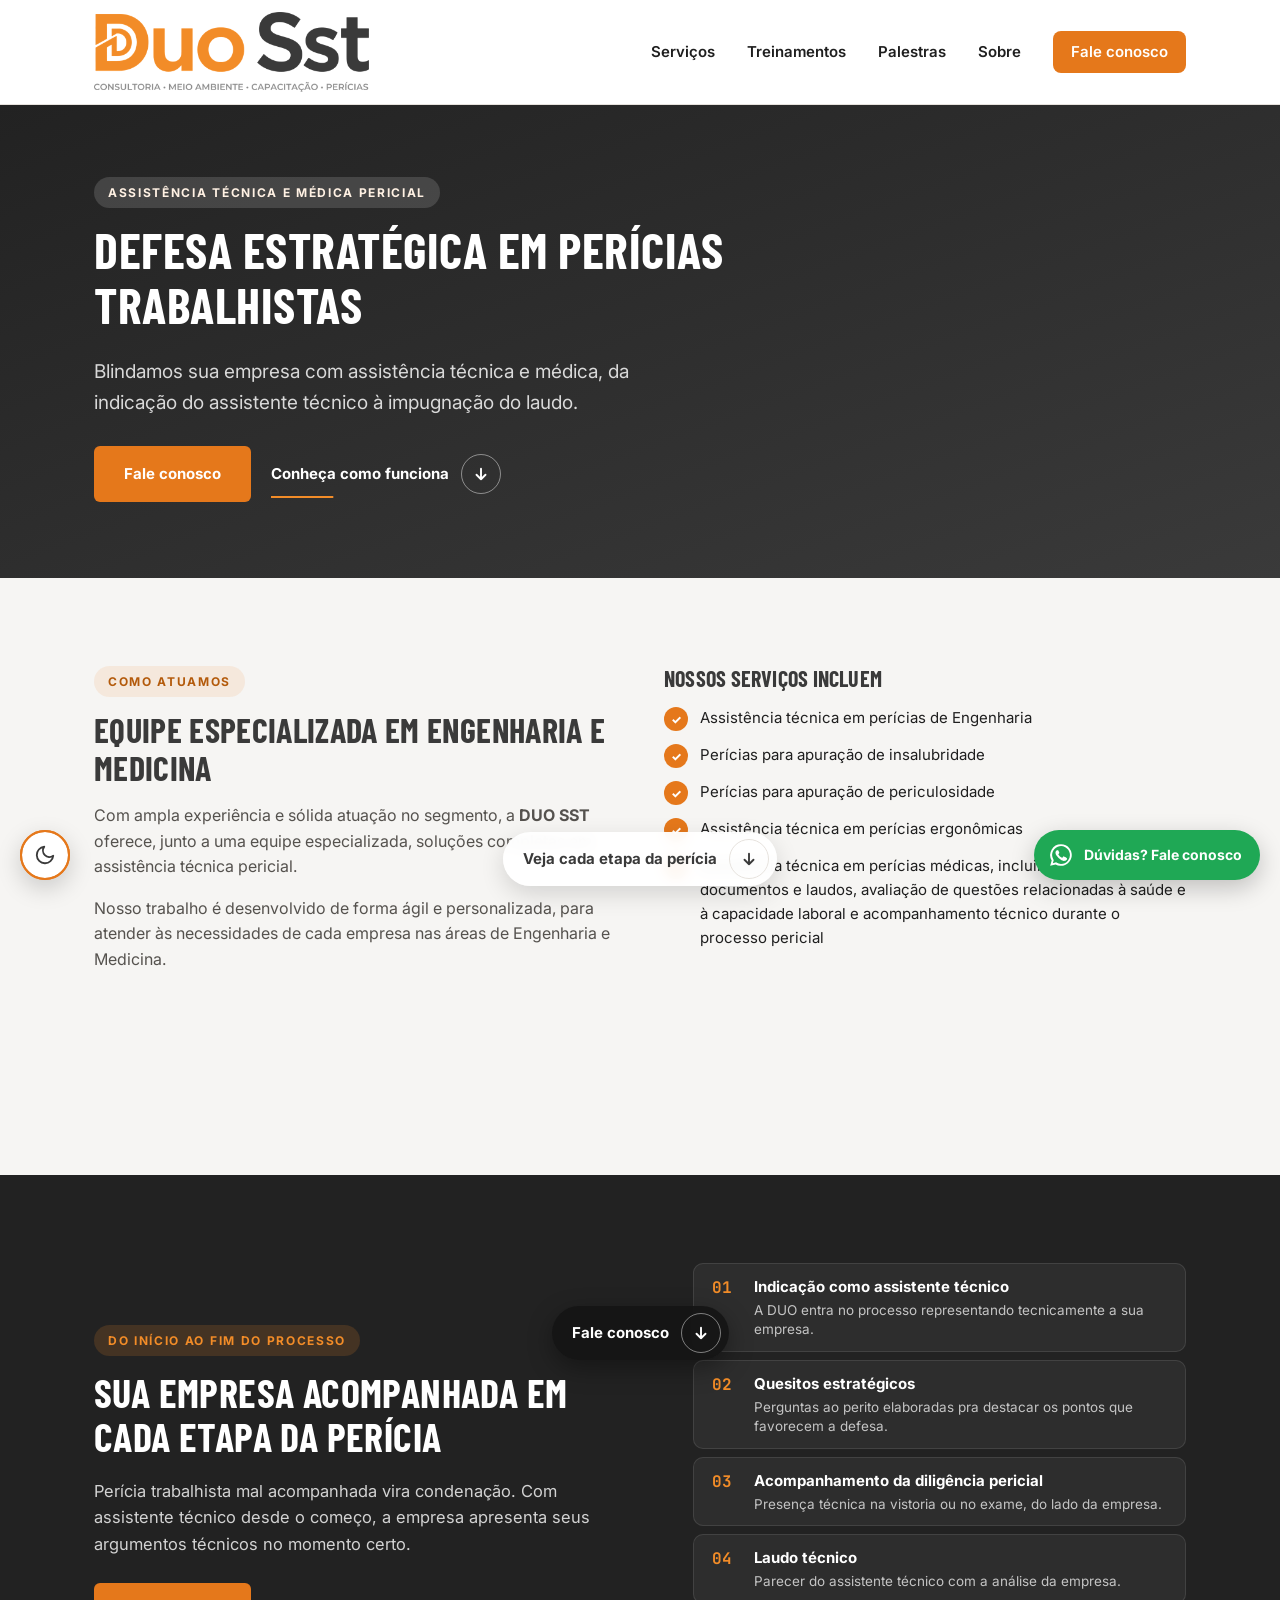
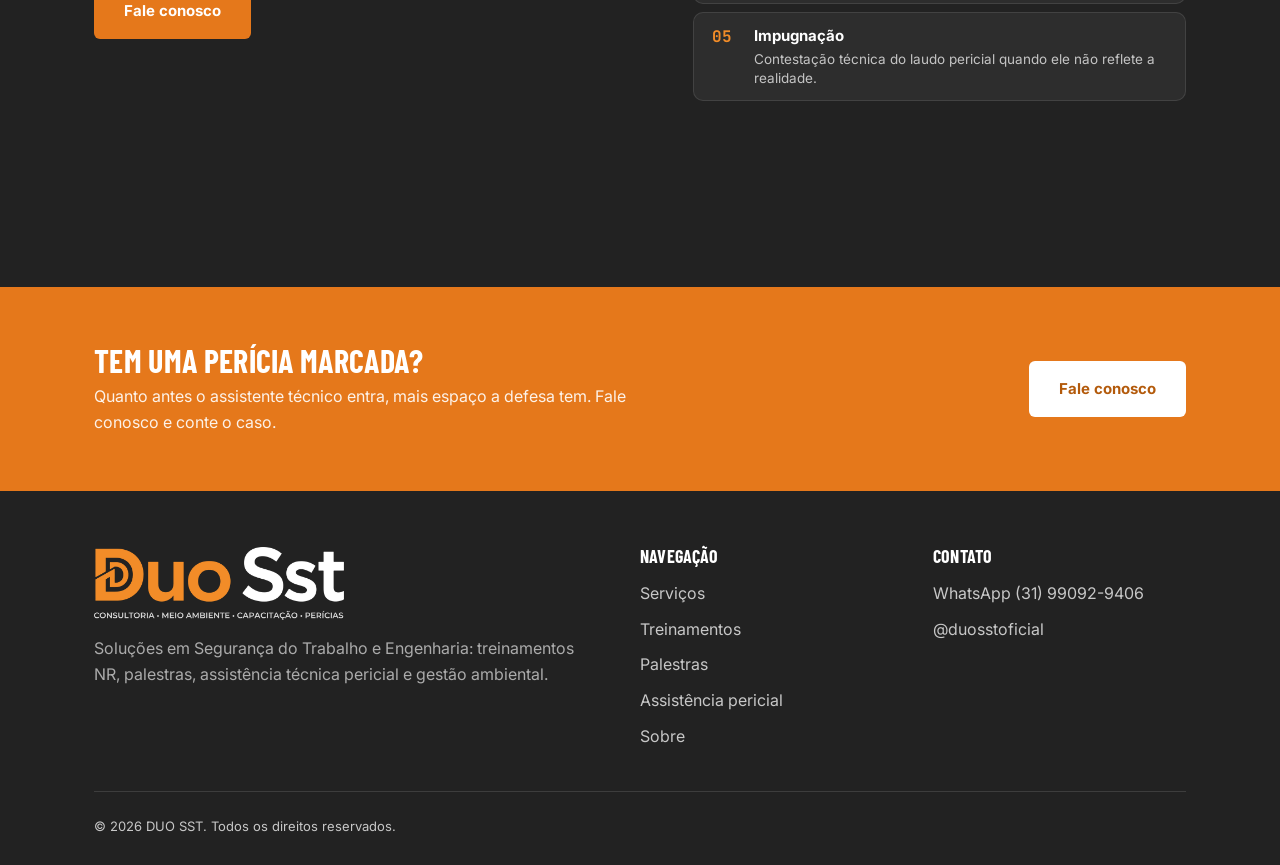
<file: pericias.html>
<!DOCTYPE html>
<html lang="pt-BR">
<head>
<meta charset="UTF-8">
<meta name="viewport" content="width=device-width, initial-scale=1.0">
<title>Assistência Técnica e Médica Pericial | DUO SST</title>
<link rel="icon" type="image/png" href="assets/logo-d.png">
<meta name="description" content="Defesa estratégica em perícias trabalhistas: assistência técnica e médica nas áreas de Engenharia e Medicina. DUO SST, Sete Lagoas/MG.">
<link rel="preconnect" href="https://fonts.googleapis.com">
<link rel="preconnect" href="https://fonts.gstatic.com" crossorigin>
<link href="https://fonts.googleapis.com/css2?family=Barlow+Condensed:wght@600;700&family=Inter:wght@400;500;600;700&family=JetBrains+Mono:wght@500;700&display=swap" rel="stylesheet">
<link rel="stylesheet" href="css/style.css">
<script>try{if(localStorage.getItem("duo-tema")==="escuro")document.documentElement.dataset.theme="dark"}catch(e){}</script>
</head>
<body>

<header class="site-header">
  <div class="wrap">
    <a href="index.html" class="logo">
      <img class="logo-cor" src="assets/logo.png" alt="DUO SST · Consultoria, meio ambiente, capacitação e perícias">
      <img class="logo-prata" src="assets/logo-prata.png" alt="DUO SST · Consultoria, meio ambiente, capacitação e perícias">
    </a>
    <button class="nav-toggle" onclick="toggleNav()" aria-label="Abrir menu">&#9776;</button>
    <nav class="main-nav">
      <a href="index.html#servicos">Serviços</a>
      <a href="cursos.html">Treinamentos</a>
      <a href="palestras.html">Palestras</a>
      <a href="index.html#sobre">Sobre</a>
      <a href="index.html#cadastro" data-whats="geral" class="nav-cta">Fale conosco</a>
    </nav>
  </div>
</header>

<section class="hero page-hero">
  <div class="wrap">
    <span class="badge">Assistência Técnica e Médica Pericial</span>
    <h1>Defesa estratégica em perícias trabalhistas</h1>
    <p class="lead">Blindamos sua empresa com assistência técnica e médica, da indicação do assistente técnico à impugnação do laudo.</p>
    <div class="actions">
      <a href="#servicos-pericia" data-whats="pericia" class="btn btn-primary">Fale conosco</a>
      <a href="#servicos-pericia" class="rolar-cue">Conheça como funciona
        <span class="rolar-seta"><svg viewBox="0 0 24 24" fill="none" stroke="currentColor" stroke-width="2.5" stroke-linecap="round" stroke-linejoin="round" aria-hidden="true"><path d="M12 5v14M6 13l6 6 6-6"/></svg></span></a>
    </div>
  </div>
</section>

<section id="servicos-pericia">
  <div class="wrap duas-colunas">
    <div>
      <span class="badge">Como atuamos</span>
      <h2>Equipe especializada em Engenharia e Medicina</h2>
      <p>Com ampla experiência e sólida atuação no segmento, a <strong>DUO SST</strong> oferece, junto a uma equipe especializada, soluções completas em assistência técnica pericial.</p>
      <p>Nosso trabalho é desenvolvido de forma ágil e personalizada, para atender às necessidades de cada empresa nas áreas de Engenharia e Medicina.</p>
    </div>
    <div>
      <h3 style="font-size:22px; margin-bottom:16px;">Nossos serviços incluem</h3>
      <ul class="lista-check">
        <li><span>Assistência técnica em perícias de Engenharia</span></li>
        <li><span>Perícias para apuração de insalubridade</span></li>
        <li><span>Perícias para apuração de periculosidade</span></li>
        <li><span>Assistência técnica em perícias ergonômicas</span></li>
        <li><span>Assistência técnica em perícias médicas, incluindo análise de documentos e laudos, avaliação de questões relacionadas à saúde e à capacidade laboral e acompanhamento técnico durante o processo pericial</span></li>
      </ul>
    </div>
  </div>
  <div class="wrap rolar-proximo">
    <a href="#etapas-pericia" class="rolar-cue rolar-cue-claro">Veja cada etapa da perícia
      <span class="rolar-seta"><svg viewBox="0 0 24 24" fill="none" stroke="currentColor" stroke-width="2.5" stroke-linecap="round" stroke-linejoin="round" aria-hidden="true"><path d="M12 5v14M6 13l6 6 6-6"/></svg></span></a>
  </div>
</section>

<section class="nr01-section">
  <div class="wrap">
    <div class="nr01-grid" id="etapas-pericia">
      <div>
        <span class="badge">Do início ao fim do processo</span>
        <h2>Sua empresa acompanhada em cada etapa da perícia</h2>
        <p class="nr01-lead">Perícia trabalhista mal acompanhada vira condenação. Com assistente técnico desde o começo, a empresa apresenta seus argumentos técnicos no momento certo.</p>
        <div class="nr01-ctas">
          <a href="#servicos-pericia" data-whats="pericia" class="btn btn-primary">Fale conosco</a>
        </div>
      </div>
      <ol class="nr01-passos passos-compactos">
        <li><strong>Indicação como assistente técnico</strong><span>A DUO entra no processo representando tecnicamente a sua empresa.</span></li>
        <li><strong>Quesitos estratégicos</strong><span>Perguntas ao perito elaboradas pra destacar os pontos que favorecem a defesa.</span></li>
        <li><strong>Acompanhamento da diligência pericial</strong><span>Presença técnica na vistoria ou no exame, do lado da empresa.</span></li>
        <li><strong>Laudo técnico</strong><span>Parecer do assistente técnico com a análise da empresa.</span></li>
        <li><strong>Impugnação</strong><span>Contestação técnica do laudo pericial quando ele não reflete a realidade.</span></li>
      </ol>
    </div>
  </div>
</section>

<section class="cta-faixa">
  <div class="wrap">
    <div>
      <h2>Tem uma perícia marcada?</h2>
      <p>Quanto antes o assistente técnico entra, mais espaço a defesa tem. Fale conosco e conte o caso.</p>
    </div>
    <a href="#servicos-pericia" data-whats="pericia" class="btn btn-branco">Fale conosco</a>
  </div>
</section>

<footer class="site-footer">
  <div class="wrap">
    <div class="footer-grid">
      <div>
        <img class="footer-logo logo-cor" src="assets/logo-escuro.png" alt="DUO SST">
        <img class="footer-logo logo-prata" src="assets/logo-prata.png" alt="DUO SST">
        <p>Soluções em Segurança do Trabalho e Engenharia: treinamentos NR, palestras, assistência técnica pericial e gestão ambiental.</p>
      </div>
      <div>
        <h4>Navegação</h4>
        <ul>
          <li><a href="index.html#servicos">Serviços</a></li>
          <li><a href="cursos.html">Treinamentos</a></li>
          <li><a href="palestras.html">Palestras</a></li>
          <li><a href="pericias.html">Assistência pericial</a></li>
          <li><a href="index.html#sobre">Sobre</a></li>
        </ul>
      </div>
      <div>
        <h4>Contato</h4>
        <ul>
          <li><a href="index.html#cadastro" data-whats="geral">WhatsApp (31) 99092-9406</a></li>
          <li><a href="https://www.instagram.com/duosstoficial" target="_blank" rel="noopener">@duosstoficial</a></li>
        </ul>
      </div>
    </div>
    <div class="footer-bottom">
      <span>&copy; 2026 DUO SST. Todos os direitos reservados.</span>
    </div>
  </div>
</footer>

<button type="button" class="tema-toggle" aria-label="Alternar modo noturno" aria-pressed="false" onclick="alternarTema()"><svg class="ico-lua" viewBox="0 0 24 24" fill="none" stroke="currentColor" stroke-width="2" stroke-linecap="round" stroke-linejoin="round" aria-hidden="true"><path d="M21 12.8A9 9 0 1 1 11.2 3a7 7 0 0 0 9.8 9.8z"/></svg><svg class="ico-sol" viewBox="0 0 24 24" fill="none" stroke="currentColor" stroke-width="2" stroke-linecap="round" aria-hidden="true"><circle cx="12" cy="12" r="4.2"/><path d="M12 2v2.2M12 19.8V22M4.9 4.9l1.6 1.6M17.5 17.5l1.6 1.6M2 12h2.2M19.8 12H22M4.9 19.1l1.6-1.6M17.5 6.5l1.6-1.6"/></svg></button>
<a class="whats-float" data-whats="geral" href="index.html#cadastro" aria-label="Fale conosco no WhatsApp"><svg viewBox="0 0 24 24" width="26" height="26" fill="currentColor" aria-hidden="true"><path d="M12 2a10 10 0 0 0-8.6 15.1L2 22l5-1.3A10 10 0 1 0 12 2zm0 18.2a8.2 8.2 0 0 1-4.2-1.2l-.3-.2-3 .8.8-2.9-.2-.3A8.2 8.2 0 1 1 12 20.2zm4.5-6.1c-.2-.1-1.5-.7-1.7-.8-.2-.1-.4-.1-.6.1l-.8 1c-.1.2-.3.2-.5.1a6.7 6.7 0 0 1-3.3-2.9c-.3-.4.3-.4.8-1.4.1-.2 0-.3 0-.4l-.8-1.8c-.2-.5-.4-.4-.6-.4h-.5a1 1 0 0 0-.7.3 3 3 0 0 0-.9 2.2 5.2 5.2 0 0 0 1.1 2.7 11.8 11.8 0 0 0 4.5 4c1.7.7 2.3.8 3.2.6.5-.1 1.5-.6 1.7-1.2.2-.6.2-1.1.2-1.2-.1-.1-.3-.2-.5-.3z"/></svg><span>Dúvidas? Fale conosco</span></a>

<script src="js/icons.js"></script>
<script src="js/main.js"></script>
</body>
</html>
</file>
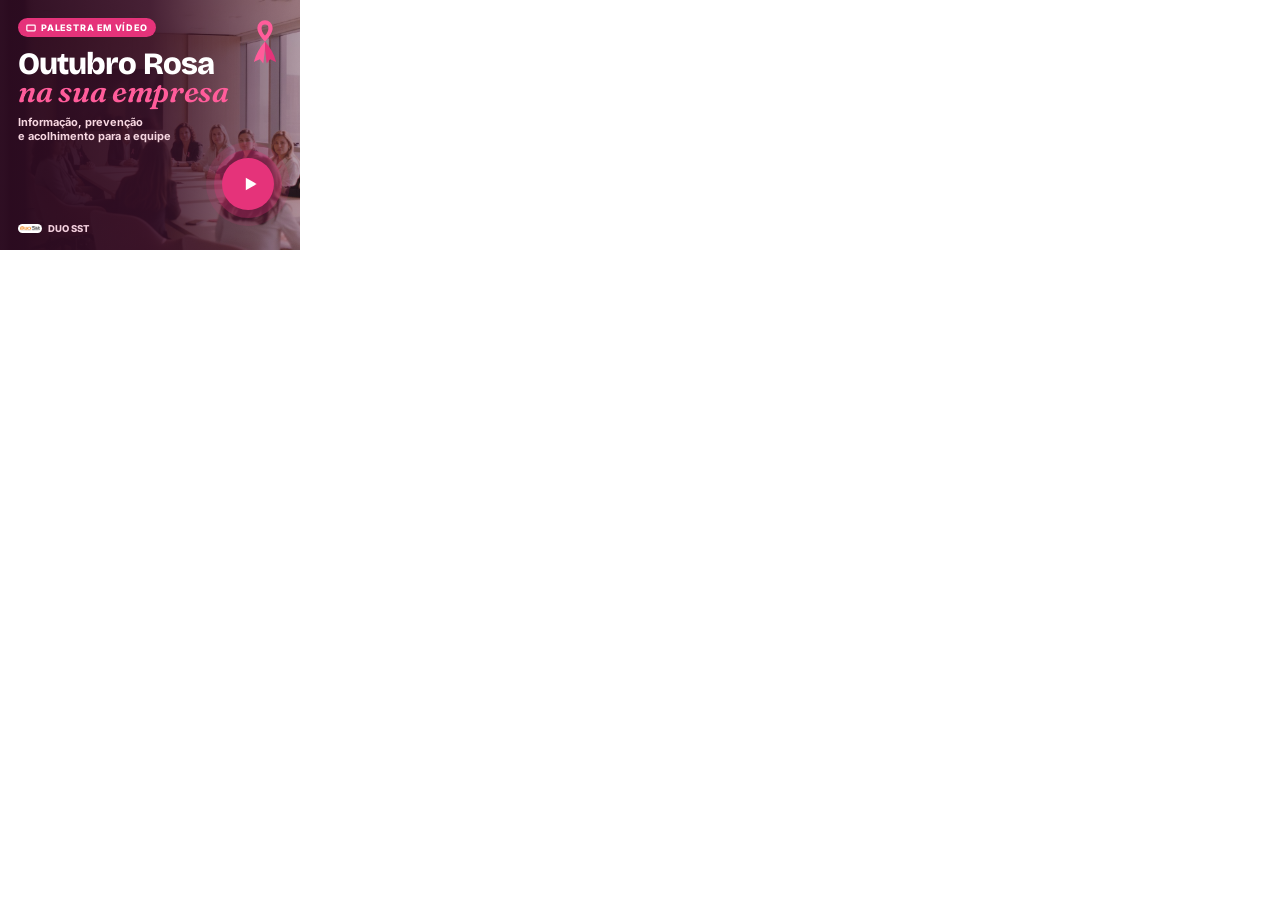
<file: outubro-rosa/capa/capa.html>
<!DOCTYPE html><html><head><meta charset="utf-8">
<link href="https://fonts.googleapis.com/css2?family=Bricolage+Grotesque:opsz,wght@12..96,800&family=Fraunces:ital,opsz,wght@1,9..144,600&family=Inter:wght@700;800&display=swap" rel="stylesheet">
<style>
*{margin:0;box-sizing:border-box}
html,body{width:300px;height:250px;overflow:hidden}
.c{position:relative;width:300px;height:250px;background:#3B0F2A;color:#fff;font-family:Inter,sans-serif;overflow:hidden}
.foto{position:absolute;inset:0;background:url(../assets/hero.jpg) 72% center/cover}
.c::after{content:"";position:absolute;inset:0;background:linear-gradient(90deg,rgba(43,10,31,.97) 0%,rgba(52,13,37,.88) 50%,rgba(59,15,42,.35) 100%)}
.in{position:absolute;inset:0;z-index:2;padding:18px 18px 16px;display:flex;flex-direction:column}
.tag{display:inline-flex;align-items:center;gap:5px;align-self:flex-start;background:#E5337A;font-size:9px;font-weight:800;letter-spacing:.8px;text-transform:uppercase;padding:4px 8px;border-radius:999px}
.tag svg{width:10px;height:10px}
h1{font-family:"Bricolage Grotesque",sans-serif;font-weight:800;font-size:31px;line-height:.95;letter-spacing:-.03em;margin-top:12px}
h1 em{font-family:Fraunces,serif;font-style:italic;font-weight:600;color:#FF5C9A;letter-spacing:-.01em;display:block;font-size:30px}
.sub{font-size:11px;font-weight:700;color:#F6D6E0;margin-top:8px;line-height:1.3}
.base{margin-top:auto;display:flex;align-items:center;justify-content:space-between}
.marca{display:flex;align-items:center;gap:6px;font-size:9.5px;font-weight:800;color:#F3CFDD}
.marca img{width:24px;background:#fff;border-radius:6px;padding:2px}
.play{position:absolute;right:26px;top:158px;z-index:2;width:52px;height:52px;border-radius:50%;background:#E5337A;display:flex;align-items:center;justify-content:center;box-shadow:0 0 0 8px rgba(229,51,122,.3),0 0 0 16px rgba(229,51,122,.12)}
.play svg{width:20px;height:20px;margin-left:4px}
.laco{position:absolute;right:18px;top:16px;z-index:2;width:34px;height:auto}
</style></head><body>
<div class="c"><div class="foto"></div>
<svg class="laco" viewBox="0 0 40 56" fill="#FF5C9A"><path d="M20 30C14 37 9 45 7 54l7-3 4 5c1-8 2-15 2-20z"/><path d="M20 30c6 7 11 15 13 24l-7-3-4 5c-1-8-2-15-2-20z" fill="#E5337A"/><path d="M20 30c-5-5-9-11-9-16a9 9 0 0 1 18 0c0 5-4 11-9 16zm0-7c3-3 4-6 4-9a4 4 0 0 0-8 0c0 3 1 6 4 9z"/></svg>
<div class="play"><svg viewBox="0 0 24 24" fill="#fff"><path d="M7 4.5v15l13-7.5z"/></svg></div>
<div class="in">
  <span class="tag"><svg viewBox="0 0 24 24" fill="none" stroke="#fff" stroke-width="3"><rect x="2" y="5" width="20" height="14" rx="2"/></svg>Palestra em vídeo</span>
  <h1>Outubro Rosa<em>na sua empresa</em></h1>
  <p class="sub">Informação, prevenção<br>e acolhimento para a equipe</p>
  <div class="base"><span class="marca"><img src="../assets/logo.png">DUO SST</span></div>
</div></div></body></html>
</file>
<file: css/style.css>
:root {
  /* Marca nova (out/2026): laranja + grafite, tirados da logo "2 cores" */
  --grafite: #3A3A3A;
  --grafite-dark: #222222;
  --laranja: #E5781B;        /* preenchimento com texto branco */
  --laranja-claro: #F28C28;  /* laranja exato da logo, sobre fundo escuro */
  --laranja-dark: #B35A0B;   /* texto laranja sobre fundo claro */
  --bg: #F6F5F3;
  --bg-alt: #FFFFFF;
  --ink: #1F1F1F;
  --ink-soft: #55524E;
  --border: #E6E2DD;
  --photo-bg: #ECE9E5;
  --radius: 10px;
  --shadow: 0 4px 20px rgba(40,40,40,0.08);
  --max: 1140px;
  /* Papéis de cor (trocam no modo noturno) */
  --surface: #FFFFFF;          /* cartões, header, formulários */
  --heading: var(--grafite);   /* títulos e textos fortes */
  --laranja-texto: var(--laranja-dark); /* laranja usado como cor de texto */
  --tint: rgba(40,40,40,.08);  /* fundinho de chip/ícone */
  --tint-2: rgba(40,40,40,.04);
  --mono: 'JetBrains Mono', ui-monospace, 'SFMono-Regular', Menlo, monospace;
}

* { box-sizing: border-box; }

html { scroll-behavior: smooth; }
[id] { scroll-margin-top: 116px; }

body {
  margin: 0;
  font-family: 'Inter', -apple-system, sans-serif;
  color: var(--ink);
  background: var(--bg);
  line-height: 1.6;
}

h1, h2, h3, h4 {
  font-family: 'Barlow Condensed', sans-serif;
  font-weight: 700;
  text-transform: uppercase;
  letter-spacing: 0.01em;
  line-height: 1.1;
  margin: 0 0 .5em;
  color: var(--heading);
}

p { margin: 0 0 1em; color: var(--ink-soft); }

a { color: var(--laranja-texto); text-decoration: none; }
a:hover { text-decoration: underline; }

.wrap {
  max-width: var(--max);
  margin: 0 auto;
  padding: 0 24px;
}

.badge {
  display: inline-block;
  font-family: 'Inter', sans-serif;
  font-size: 12px;
  font-weight: 700;
  letter-spacing: 0.14em;
  text-transform: uppercase;
  color: var(--laranja-texto);
  background: rgba(229,120,27,0.1);
  padding: 6px 14px;
  border-radius: 999px;
  margin-bottom: 14px;
}

.btn {
  display: inline-flex;
  align-items: center;
  gap: 8px;
  padding: 14px 28px;
  border-radius: 6px;
  font-weight: 700;
  font-size: 15px;
  cursor: pointer;
  border: 2px solid transparent;
  text-decoration: none;
  transition: transform .15s ease, box-shadow .15s ease;
  position: relative;
}
.btn:hover { transform: translateY(-1px); text-decoration: none; }

.btn-primary { background: var(--laranja); color: #fff; }
.btn-primary:hover { background: var(--laranja-dark); box-shadow: 0 6px 16px rgba(229,120,27,.3); }

.btn-outline { background: transparent; border-color: rgba(255,255,255,.5); color: #fff; }
.btn-outline:hover { border-color: #fff; background: rgba(255,255,255,.08); }

.btn-outline-grafite { background: transparent; border-color: var(--heading); color: var(--heading); }
.btn-outline-grafite:hover { background: var(--grafite); color: #fff; }

/* Header */
header.site-header {
  position: sticky;
  top: 0;
  z-index: 50;
  background: var(--surface);
  border-bottom: 1px solid var(--border);
}
header.site-header .wrap {
  display: flex;
  align-items: center;
  justify-content: space-between;
  height: 104px;
}
.logo {
  display: flex;
  align-items: center;
  gap: 10px;
}
.logo img {
  height: 80px;
  width: auto;
  display: block;
}
nav.main-nav {
  display: flex;
  align-items: center;
  gap: 32px;
}
nav.main-nav a {
  color: var(--ink);
  font-weight: 600;
  font-size: 15px;
}
nav.main-nav a:hover { color: var(--laranja-texto); text-decoration: none; }
.nav-toggle { display: none; }

/* Hero */
.hero {
  background: linear-gradient(160deg, var(--grafite-dark) 0%, var(--grafite) 100%);
  color: #fff;
  padding: 88px 0 96px;
}
.hero h1, .hero .badge { color: #fff; }
.hero .badge { background: rgba(255,255,255,.14); color: #FFF1E3; }
.hero h1 { font-size: 56px; max-width: 780px; }
.hero p.lead { font-size: 19px; color: rgba(255,255,255,.82); max-width: 620px; }
.hero .actions { display: flex; gap: 16px; margin-top: 28px; flex-wrap: wrap; }
.hero-stats {
  display: flex;
  gap: 40px;
  margin-top: 56px;
  padding-top: 32px;
  border-top: 1px solid rgba(255,255,255,.16);
  flex-wrap: wrap;
}
.hero-stats div strong {
  display: block;
  font-family: 'Barlow Condensed', sans-serif;
  font-size: 34px;
  color: var(--laranja-claro);
}
.hero-stats div span { font-size: 13px; color: rgba(255,255,255,.7); }

/* Sections */
section { padding: 88px 0; }
section.alt { background: var(--bg-alt); }
.section-head { max-width: 640px; margin: 0 auto 48px; text-align: center; }
.section-head h2 { font-size: 38px; }

/* Pillars */
.pillars {
  display: grid;
  grid-template-columns: repeat(3, 1fr);
  gap: 24px;
}
.pillar-card {
  background: var(--surface);
  border: 1px solid var(--border);
  border-radius: var(--radius);
  padding: 32px;
  box-shadow: var(--shadow);
}
.pillar-card .icon {
  width: 48px; height: 48px;
  border-radius: 10px;
  background: var(--tint);
  display: flex; align-items: center; justify-content: center;
  color: var(--heading);
  margin-bottom: 18px;
}
.pillar-card h3 { font-size: 22px; margin-bottom: 10px; }

/* Course cards — cada curso tem uma "ficha": foto reservada com selo do
   código da NR + ícone de tema, depois título/resumo/specs. O card
   inteiro é clicável e leva pra página própria do curso. */
.course-grid {
  display: grid;
  grid-template-columns: repeat(auto-fill, minmax(280px, 1fr));
  gap: 22px;
}
.course-card {
  background: var(--surface);
  border: 1px solid var(--border);
  border-radius: var(--radius);
  overflow: hidden;
  display: flex;
  flex-direction: column;
  box-shadow: var(--shadow);
  color: var(--ink);
  transition: transform .15s ease, box-shadow .15s ease;
}
.course-card:hover {
  transform: translateY(-3px);
  box-shadow: 0 10px 28px rgba(40,40,40,0.14);
  text-decoration: none;
}
.course-photo {
  position: relative;
  aspect-ratio: 16 / 10;
  background:
    repeating-linear-gradient(135deg, var(--photo-bg), var(--photo-bg) 10px, #E4E0DA 10px, #E4E0DA 20px);
  display: flex;
  align-items: center;
  justify-content: center;
  color: #9BAAA2;
  border-bottom: 1px solid var(--border);
}
.course-photo svg { width: 34px; height: 34px; opacity: .55; }
.course-code {
  position: absolute;
  top: 12px;
  left: 12px;
  display: flex;
  align-items: center;
  gap: 7px;
  background: var(--grafite);
  color: #fff;
  padding: 6px 12px 6px 9px;
  border-radius: 6px;
  font-family: var(--mono);
  font-weight: 700;
  font-size: 13px;
  letter-spacing: 0.02em;
  box-shadow: 0 3px 10px rgba(24,24,24,.35);
}
.course-code svg { width: 15px; height: 15px; flex-shrink: 0; }
.course-card-body { padding: 22px; display: flex; flex-direction: column; flex-grow: 1; }
.course-card .tags { display: flex; gap: 8px; margin-bottom: 10px; flex-wrap: wrap; }
.tag {
  font-family: var(--mono);
  font-size: 11px;
  font-weight: 600;
  letter-spacing: 0.02em;
  padding: 4px 9px;
  border-radius: 4px;
}
.tag-format { background: var(--tint); color: var(--heading); }
.tag-hours { background: rgba(229,120,27,.1); color: var(--laranja-texto); }
.course-card h3 { font-size: 19px; margin-bottom: 8px; }
.course-card p { font-size: 14px; flex-grow: 1; margin-bottom: 14px; }
.card-bottom {
  display: flex;
  align-items: center;
  justify-content: space-between;
  gap: 10px;
}
.card-price {
  font-family: var(--mono);
  font-weight: 700;
  font-size: 15px;
  color: var(--heading);
}
.course-card .card-link {
  font-size: 13.5px;
  font-weight: 700;
  color: var(--laranja-texto);
  display: flex;
  align-items: center;
  gap: 6px;
}

.price-tag {
  display: inline-block;
  font-family: var(--mono);
  font-weight: 700;
  font-size: 24px;
  color: var(--heading);
  margin-bottom: 6px;
}

/* Lead form */
.lead-section {
  background: var(--grafite); border-top: 4px solid var(--laranja-claro);
  color: #fff;
}
.lead-grid {
  display: grid;
  grid-template-columns: 1fr 1fr;
  gap: 56px;
  align-items: center;
}
.lead-section h2, .lead-section .badge { color: #fff; }
.lead-section .badge { background: rgba(242,140,40,.18); color: var(--laranja-claro); }
.lead-section p { color: rgba(255,255,255,.85); }
.lead-form {
  background: var(--surface);
  border-radius: var(--radius);
  padding: 32px;
  box-shadow: var(--shadow);
}
.lead-form label {
  display: block;
  font-size: 13px;
  font-weight: 700;
  color: var(--heading);
  margin-bottom: 6px;
  margin-top: 16px;
}
.lead-form label:first-child { margin-top: 0; }
.lead-form input, .lead-form select {
  width: 100%;
  padding: 12px 14px;
  border: 1px solid var(--border);
  border-radius: 6px;
  font-size: 15px;
  font-family: inherit;
  color: var(--ink);
}
.lead-form input:focus, .lead-form select:focus {
  outline: none;
  border-color: var(--laranja);
}
.lead-form .btn { width: 100%; justify-content: center; margin-top: 22px; padding: 15px; }
.lead-form .fine-print { font-size: 12px; color: var(--ink-soft); margin-top: 12px; text-align: center; }

/* Why-us / trust */
.trust-list { display: grid; grid-template-columns: repeat(2, 1fr); gap: 20px; }
.trust-item { display: flex; gap: 14px; align-items: flex-start; }
.trust-item .dot {
  width: 28px; height: 28px; border-radius: 50%;
  background: var(--laranja); color: #fff;
  display: flex; align-items: center; justify-content: center;
  flex-shrink: 0; font-weight: 800; font-size: 14px;
  margin-top: 2px;
}

/* Footer */
footer.site-footer {
  background: var(--grafite-dark);
  color: rgba(255,255,255,.75);
  padding: 56px 0 28px;
}
footer.site-footer h4 { color: #fff; font-size: 18px; margin-bottom: 14px; }
.footer-logo { width: 250px; max-width: 100%; height: auto; display: block; margin-bottom: 16px; }
footer.site-footer p { color: rgba(255,255,255,.62); }
footer.site-footer a { color: rgba(255,255,255,.75); }
footer.site-footer a:hover { color: #fff; }
.footer-grid {
  display: grid;
  grid-template-columns: 2fr 1fr 1fr;
  gap: 40px;
  padding-bottom: 32px;
  border-bottom: 1px solid rgba(255,255,255,.12);
}
.footer-grid ul { list-style: none; padding: 0; margin: 0; }
.footer-grid li { margin-bottom: 10px; }
.footer-bottom {
  padding-top: 24px;
  font-size: 13px;
  display: flex;
  justify-content: space-between;
  flex-wrap: wrap;
  gap: 8px;
}

/* Notice banner (dev flag) */
.dev-notice {
  background: #FFF3CD;
  color: #7A5B00;
  text-align: center;
  font-size: 13.5px;
  padding: 10px 16px;
}
.dev-notice strong { font-weight: 700; }

/* Category heading in catalog */
.cat-heading { margin: 56px 0 24px; }
.cat-heading:first-child { margin-top: 0; }
.cat-block + .cat-block { margin-top: 52px; }
.cat-heading h3 {
  font-size: 26px;
  border-left: 5px solid var(--laranja);
  padding-left: 14px;
}

/* Filter tabs (navegação do catálogo) */
.filter-tabs {
  display: flex;
  gap: 10px;
  flex-wrap: wrap;
  margin-bottom: 40px;
}
.filter-tab {
  font-family: 'Inter', sans-serif;
  font-size: 13.5px;
  font-weight: 600;
  padding: 9px 16px;
  border-radius: 999px;
  border: 1px solid var(--border);
  background: var(--surface);
  color: var(--ink-soft);
  cursor: pointer;
}
.filter-tab:hover { border-color: var(--laranja); color: var(--laranja-texto); }
.filter-tab.active { background: var(--grafite); border-color: var(--grafite); color: #fff; }

/* Breadcrumb */
.breadcrumb {
  font-size: 13px;
  color: rgba(255,255,255,.65);
  margin-bottom: 18px;
  display: flex;
  gap: 6px;
  flex-wrap: wrap;
}
.breadcrumb a { color: rgba(255,255,255,.85); }
.breadcrumb a:hover { color: #fff; }
.breadcrumb span[aria-current] { color: #fff; }

/* Course detail page */
.course-hero {
  display: grid;
  grid-template-columns: 1fr 220px;
  gap: 32px;
  align-items: start;
}
.course-hero-code {
  display: inline-flex;
  align-items: center;
  gap: 9px;
  font-family: var(--mono);
  font-weight: 700;
  font-size: 15px;
  background: rgba(255,255,255,.14);
  color: #fff;
  padding: 7px 14px 7px 11px;
  border-radius: 6px;
  margin-bottom: 16px;
}
.course-hero-code svg { width: 18px; height: 18px; }
.course-hero h1 { font-size: 40px; max-width: 640px; }
.quick-facts {
  background: rgba(255,255,255,.08);
  border: 1px solid rgba(255,255,255,.16);
  border-radius: var(--radius);
  padding: 20px;
}
.quick-facts dt {
  font-size: 11px;
  text-transform: uppercase;
  letter-spacing: 0.1em;
  color: rgba(255,255,255,.55);
  margin-bottom: 3px;
}
.quick-facts dd {
  font-family: var(--mono);
  font-size: 14px;
  color: #fff;
  margin: 0 0 16px;
  line-height: 1.4;
}
.quick-facts dd:last-child { margin-bottom: 0; }

.detail-layout {
  display: grid;
  grid-template-columns: 1fr 300px;
  gap: 48px;
  align-items: start;
}

.photo-reserved {
  aspect-ratio: 16 / 7;
  border-radius: var(--radius);
  border: 2px dashed var(--border);
  background:
    repeating-linear-gradient(135deg, var(--photo-bg), var(--photo-bg) 12px, #E4E0DA 12px, #E4E0DA 24px);
  display: flex;
  flex-direction: column;
  align-items: center;
  justify-content: center;
  gap: 10px;
  color: #7C8B83;
  margin-bottom: 40px;
  text-align: center;
  padding: 24px;
}
.photo-reserved svg { width: 32px; height: 32px; opacity: .7; }
.photo-reserved strong { font-size: 14px; color: #5D6B63; }
.photo-reserved span { font-size: 12.5px; max-width: 360px; }

/* Foto real (quando o curso já tem imagem) no lugar do placeholder */
.photo-real {
  aspect-ratio: 16 / 7;
  border-radius: var(--radius);
  overflow: hidden;
  position: relative;
  margin-bottom: 40px;
  box-shadow: var(--shadow);
}
.photo-real img { width: 100%; height: 100%; object-fit: cover; display: block; }
.photo-real .caption {
  position: absolute; left: 0; right: 0; bottom: 0;
  background: linear-gradient(0deg, rgba(24,24,24,.88) 0%, rgba(24,24,24,0) 100%);
  color: #fff; padding: 34px 22px 16px;
  font-family: var(--mono); font-size: 12px; letter-spacing: 0.05em; text-transform: uppercase;
}

/* Hero com foto de fundo mesclada na paleta grafite (duotom), no padrão já
   usado em outros clientes da JGA pra fotos reais em fundo de marca.
   Cada camada tem z-index explícito pra não depender de ordem de pintura
   de pseudo-elemento vs. elemento real. */
.hero.has-photo { position: relative; overflow: hidden; background: var(--grafite-dark); }
.hero.has-photo .wrap { position: relative; z-index: 3; }
.hero-photo { position: absolute; inset: 0; overflow: hidden; }
.hero-photo img {
  position: absolute; inset: 0; z-index: 0;
  width: 100%; height: 100%; object-fit: cover; display: block;
  filter: grayscale(1) contrast(1.08) brightness(.85);
}
.hero-photo::after {
  content: ''; position: absolute; inset: 0; z-index: 1;
  background: linear-gradient(160deg, var(--grafite-dark) 0%, var(--grafite) 100%);
  mix-blend-mode: color;
}
.hero-photo-scrim {
  position: absolute; inset: 0; z-index: 2;
  background: linear-gradient(100deg, rgba(24,24,24,.94) 0%, rgba(24,24,24,.72) 42%, rgba(24,24,24,.35) 100%);
}

.module-list { list-style: none; margin: 0; padding: 0; counter-reset: mod; }
.module-list > li {
  counter-increment: mod;
  display: flex;
  gap: 16px;
  padding: 16px 0;
  border-bottom: 1px solid var(--border);
}
.module-list > li:first-child { padding-top: 0; }
.module-list > li::before {
  content: counter(mod, decimal-leading-zero);
  font-family: var(--mono);
  font-weight: 700;
  font-size: 13px;
  color: var(--laranja-texto);
  background: rgba(229,120,27,.1);
  border-radius: 6px;
  min-width: 30px;
  height: 30px;
  display: flex;
  align-items: center;
  justify-content: center;
  flex-shrink: 0;
}
.module-list strong { display: block; font-size: 15px; color: var(--ink); font-weight: 600; }
.module-list .module-meta { font-family: var(--mono); font-size: 12px; color: var(--ink-soft); margin-top: 3px; }

.module-toggle {
  margin-top: 10px;
  background: none;
  border: none;
  color: var(--laranja-texto);
  font-weight: 700;
  font-size: 13px;
  cursor: pointer;
  padding: 0;
  font-family: inherit;
}
.module-toggle:hover { text-decoration: underline; }

.aula-list {
  list-style: none;
  margin: 14px 0 0;
  padding: 14px 0 0;
  border-top: 1px dashed var(--border);
}
.aula-list li {
  display: flex;
  align-items: center;
  justify-content: space-between;
  gap: 10px;
  padding: 6px 0;
  font-size: 13.5px;
  color: var(--ink-soft);
}
.aula-num { font-family: var(--mono); color: var(--laranja-texto); }
.quiz-tag {
  flex-shrink: 0;
  font-family: var(--mono);
  font-size: 10.5px;
  font-weight: 700;
  letter-spacing: 0.04em;
  text-transform: uppercase;
  background: var(--tint);
  color: var(--heading);
  padding: 2px 8px;
  border-radius: 4px;
}

.side-card {
  background: var(--surface);
  border: 1px solid var(--border);
  border-radius: var(--radius);
  padding: 24px;
  margin-bottom: 20px;
  box-shadow: var(--shadow);
}
.side-card h4 { font-size: 16px; margin-bottom: 10px; }
.side-card p { font-size: 13.5px; margin-bottom: 0; }
.side-card .btn { width: 100%; justify-content: center; margin-top: 6px; }

.audience-box {
  display: flex;
  gap: 12px;
  align-items: flex-start;
  background: rgba(40,40,40,.05);
  border-radius: var(--radius);
  padding: 18px 20px;
  margin: 28px 0;
}
.audience-box svg { width: 22px; height: 22px; color: var(--heading); flex-shrink: 0; margin-top: 2px; }
.audience-box p { margin: 0; font-size: 14px; }

.source-note {
  font-size: 12.5px;
  color: var(--ink-soft);
  border-top: 1px solid var(--border);
  padding-top: 16px;
  margin-top: 32px;
}

/* Landing de venda por curso — seções extras (dores, benefícios, FAQ,
   prova social, CTA final). Só aparecem quando o curso tem esses dados
   (ver courses-data.js) — hoje só o NR-33 piloto tem. */
.dores-section { background: var(--grafite-dark); color: #fff; padding: 72px 0; }
.dores-section .badge { color: var(--laranja-claro); background: rgba(242,140,40,.14); }
.dores-section .section-head h2 { color: #fff; }
.dores-section .section-head p { color: rgba(255,255,255,.75); }
.dores-grid { display: grid; grid-template-columns: repeat(3, 1fr); gap: 22px; }
.dor-card {
  background: rgba(255,255,255,.06);
  border: 1px solid rgba(255,255,255,.14);
  border-left: 3px solid var(--laranja);
  border-radius: var(--radius);
  padding: 26px;
}
.dor-card .icon { width: 40px; height: 40px; color: var(--laranja-claro); margin-bottom: 14px; }
.dor-card h3 { color: #fff; font-size: 19px; margin-bottom: 8px; }
.dor-card p { color: rgba(255,255,255,.75); font-size: 14px; margin: 0; }

.beneficios-section { padding: 72px 0 24px; }
.beneficios-list { list-style: none; margin: 0; padding: 0; display: grid; grid-template-columns: 1fr 1fr; gap: 14px 32px; }
.beneficios-list li { display: flex; gap: 12px; align-items: flex-start; font-size: 15px; color: var(--ink); }
.beneficios-list .check {
  width: 22px; height: 22px; border-radius: 50%; background: var(--laranja); color: #fff;
  display: flex; align-items: center; justify-content: center; flex-shrink: 0; font-weight: 800; font-size: 13px; margin-top: 1px;
}

.social-proof-box {
  border: 2px dashed var(--border);
  border-radius: var(--radius);
  padding: 32px;
  display: flex;
  align-items: center;
  gap: 22px;
  margin: 40px 0;
  background: rgba(229,120,27,.04);
}
.social-proof-box svg { width: 30px; height: 30px; color: var(--laranja-texto); flex-shrink: 0; }
.social-proof-box strong { display: block; font-size: 15px; color: var(--ink); margin-bottom: 4px; }
.social-proof-box p { margin: 0; font-size: 13.5px; }
.social-proof-box a { font-weight: 700; }

.faq-list { margin-top: 8px; }
.faq-item { border-bottom: 1px solid var(--border); padding: 20px 0; }
.faq-item:first-child { padding-top: 0; }
.faq-item h4 { font-size: 16px; color: var(--heading); margin-bottom: 6px; text-transform: none; letter-spacing: 0; font-family: 'Inter', sans-serif; font-weight: 700; }
.faq-item p { font-size: 14px; margin: 0; }

.final-cta {
  background: linear-gradient(160deg, var(--grafite-dark) 0%, var(--grafite) 100%);
  color: #fff;
  padding: 64px 0;
  text-align: center;
}
.final-cta h2 { color: #fff; font-size: 32px; max-width: 560px; margin: 0 auto 8px; }
.final-cta > .wrap > p.final-lead { color: rgba(255,255,255,.75); max-width: 480px; margin: 0 auto 36px; font-size: 14.5px; }

.promo-card {
  max-width: 480px;
  margin: 0 auto;
  background: var(--surface);
  border-radius: 16px;
  padding: 36px 32px 32px;
  box-shadow: 0 24px 60px rgba(0,0,0,.4);
  position: relative;
}
.promo-card::before {
  content: '';
  position: absolute;
  top: -3px; left: -3px; right: -3px;
  height: 6px;
  border-radius: 16px 16px 0 0;
  background: linear-gradient(90deg, var(--laranja), var(--grafite));
}
.promo-badge {
  display: inline-flex;
  align-items: center;
  gap: 6px;
  background: rgba(229,120,27,.1);
  color: var(--laranja-texto);
  font-family: var(--mono);
  font-weight: 700;
  font-size: 11.5px;
  letter-spacing: 0.08em;
  text-transform: uppercase;
  padding: 6px 14px;
  border-radius: 999px;
  margin-bottom: 18px;
}
.promo-price-row { margin: 4px 0 22px; }
.promo-price {
  font-family: var(--mono);
  font-weight: 800;
  font-size: 46px;
  color: var(--heading);
  line-height: 1;
}
.promo-price-note { font-size: 13px; color: var(--ink-soft); margin-top: 4px; }
.btn-mega {
  width: 100%;
  justify-content: center;
  padding: 18px;
  font-size: 16.5px;
  line-height: 1.3;
  box-shadow: 0 8px 24px rgba(229,120,27,.35);
  animation: pulse-cta 2.4s ease-in-out infinite;
}
@keyframes pulse-cta {
  0%, 100% { box-shadow: 0 8px 24px rgba(229,120,27,.35), 0 0 0 0 rgba(229,120,27,.45); }
  50% { box-shadow: 0 8px 24px rgba(229,120,27,.35), 0 0 0 10px rgba(229,120,27,0); }
}
@media (prefers-reduced-motion: reduce) {
  .btn-mega { animation: none; }
}
.trust-badges {
  display: flex;
  justify-content: center;
  flex-wrap: wrap;
  gap: 14px 20px;
  margin-top: 20px;
  padding-top: 18px;
  border-top: 1px solid var(--border);
}
.trust-badges span {
  display: flex;
  align-items: center;
  gap: 6px;
  font-size: 12px;
  color: var(--ink-soft);
  font-weight: 600;
}
.trust-badges svg { width: 15px; height: 15px; color: var(--laranja-texto); flex-shrink: 0; }

/* Cartão de curso: link cobrindo o cartão + seletor EAD/Presencial por cima */
.card-stretch { position: absolute; inset: 0; z-index: 1; }
.modo-row, .btn-whats { position: relative; z-index: 2; }
.modo-row { display: flex; flex-direction: column; gap: 6px; margin-bottom: 12px; }
.modo-label { font-family: var(--mono); font-size: 10.5px; letter-spacing: .04em; text-transform: uppercase; color: var(--ink-soft); }
.modo-switch { display: inline-flex; align-self: flex-start; background: var(--tint); border-radius: 999px; padding: 3px; }
.modo-opt {
  font-family: var(--mono); font-size: 12px; font-weight: 700; letter-spacing: .02em;
  border: 0; background: transparent; color: var(--heading); padding: 6px 14px; border-radius: 999px; cursor: pointer;
  transition: background .15s ease, color .15s ease;
}
.modo-opt:hover:not(:disabled) { background: rgba(40,40,40,.1); }
.modo-opt:disabled { opacity: .4; text-decoration: line-through; cursor: not-allowed; }
.course-card[data-modo="ead"] .modo-opt[data-set-modo="ead"] { background: var(--grafite); color: #fff; }
.course-card[data-modo="presencial"] .modo-opt[data-set-modo="presencial"] { background: var(--laranja); color: #fff; }
/* Selo da NR acompanha a modalidade escolhida: grafite no EAD, laranja no Presencial */
.course-code { transition: background .2s ease; }
.course-card[data-modo="presencial"] .course-code { background: var(--laranja); }
.course-card[data-modo="ead"] .only-presencial,
.course-card[data-modo="presencial"] .only-ead { display: none; }
.card-bottom-presencial { animation: modoIn .2s ease; }
.card-presencial-info { font-size: 12.5px; color: var(--ink-soft); line-height: 1.35; }
.card-presencial-info strong { display: block; font-family: var(--mono); font-size: 14px; color: var(--heading); }
.btn-whats {
  display: inline-flex; align-items: center; gap: 7px; flex-shrink: 0;
  background: var(--laranja); color: #fff; font-weight: 700; font-size: 13px;
  padding: 9px 14px; border-radius: 8px; text-decoration: none;
}
.btn-whats:hover { background: var(--laranja-dark); text-decoration: none; }
@keyframes modoIn { from { opacity: 0; transform: translateY(4px); } to { opacity: 1; transform: none; } }

/* Pop-up de destaque das turmas presenciais (página do curso) */
.promo-pop {
  position: fixed; inset: 0; z-index: 200; display: flex; align-items: center; justify-content: center;
  padding: 16px; background: rgba(24,24,24,.55); backdrop-filter: blur(4px);
  opacity: 0; transition: opacity .25s ease;
}
.promo-pop.aberto { opacity: 1; }
.promo-pop.saindo { opacity: 0; }
.promo-pop-box {
  position: relative; width: 100%; max-width: 860px; max-height: calc(100vh - 32px); overflow: auto;
  display: grid; grid-template-columns: 0.85fr 1.15fr; background: var(--surface); border-radius: 18px;
  box-shadow: 0 30px 80px rgba(0,0,0,.45);
  transform: translateY(18px) scale(.97); transition: transform .3s cubic-bezier(.2,.8,.2,1);
}
.promo-pop.aberto .promo-pop-box { transform: none; }
.promo-pop-photo { position: relative; background: var(--grafite-dark); overflow: hidden; min-height: 220px; }
.promo-pop-photo img { position: absolute; inset: 0; width: 100%; height: 100%; object-fit: cover; }
.promo-pop-photo::after { content: ''; position: absolute; inset: 0; background: linear-gradient(180deg, rgba(24,24,24,0) 40%, rgba(24,24,24,.75) 100%); }
.promo-pop-code {
  position: absolute; left: 18px; bottom: 18px; z-index: 1; display: inline-flex; align-items: center; gap: 7px;
  background: var(--laranja-dark); color: #fff; font-family: var(--mono); font-weight: 700; font-size: 14px;
  padding: 7px 12px; border-radius: 6px;
}
.promo-pop-body { position: relative; padding: 34px 34px 26px; }
.promo-pop-close {
  position: absolute; top: 12px; right: 12px; width: 36px; height: 36px; border-radius: 50%;
  border: 0; background: var(--tint); color: var(--heading); font-size: 22px; line-height: 1; cursor: pointer;
}
.promo-pop-box:focus { outline: none; }
.promo-pop-close:hover { background: rgba(40,40,40,.16); }
.promo-pop-kicker {
  display: inline-block; font-family: var(--mono); font-size: 11.5px; font-weight: 700; letter-spacing: .06em;
  text-transform: uppercase; color: var(--laranja-texto); background: rgba(229,120,27,.1); padding: 5px 10px; border-radius: 4px;
}
.promo-pop-body h2 { font-size: 30px; margin: 12px 40px 8px 0; line-height: 1.1; }
.promo-pop-lead { font-size: 14.5px; margin-bottom: 18px; }
.promo-pop-pilares { list-style: none; margin: 0 0 22px; padding: 0; display: grid; gap: 14px; }
.promo-pop-pilares li { display: flex; gap: 12px; align-items: flex-start; }
.promo-pop-ico {
  flex-shrink: 0; width: 40px; height: 40px; border-radius: 10px; display: flex; align-items: center; justify-content: center;
  background: var(--tint); color: var(--heading);
}
.promo-pop-pilares strong { display: block; color: var(--heading); font-size: 14.5px; }
.promo-pop-pilares span { font-size: 13.5px; color: var(--ink-soft); line-height: 1.45; }
.promo-pop-ctas { display: grid; grid-template-columns: 1fr 1fr; gap: 10px; }
.promo-pop-ctas .btn { justify-content: center; gap: 8px; padding: 14px 12px; }
.promo-pop-skip {
  display: block; margin: 14px auto 0; border: 0; background: none; color: var(--ink-soft);
  font-size: 13px; text-decoration: underline; cursor: pointer;
}
.promo-pop-timer { position: absolute; left: 0; right: 0; top: 0; height: 4px; z-index: 3; background: var(--tint); }
.promo-pop-timer span {
  display: block; height: 100%; width: 100%; transform-origin: left;
  background: linear-gradient(90deg, var(--laranja), var(--grafite));
  animation-name: popTimer; animation-timing-function: linear; animation-fill-mode: forwards;
}
@keyframes popTimer { from { transform: scaleX(1); } to { transform: scaleX(0); } }
@media (max-width: 760px) {
  .promo-pop-box { grid-template-columns: 1fr; }
  .promo-pop-photo { min-height: 96px; }
  .promo-pop-code { left: 14px; bottom: 12px; font-size: 13px; }
  .promo-pop-body { padding: 18px 18px 16px; }
  .promo-pop-body h2 { font-size: 23px; margin-top: 8px; }
  .promo-pop-lead { font-size: 13.5px; margin-bottom: 14px; }
  .promo-pop-pilares { gap: 9px; margin-bottom: 16px; }
  .promo-pop-pilares span { font-size: 12.5px; line-height: 1.4; }
  .promo-pop-ico { width: 34px; height: 34px; }
  .promo-pop-ctas .btn { padding: 12px; }
  .promo-pop-skip { margin-top: 10px; }
  .promo-pop-ctas { grid-template-columns: 1fr; }
}
@media (prefers-reduced-motion: reduce) {
  .promo-pop, .promo-pop-box { transition: none; }
}

/* Pop-up do catálogo: cartão de exemplo alternando EAD/Presencial */
.promo-pop-box-demo { grid-template-columns: 350px 1fr; max-width: 940px; }
.pop-demo-stage {
  position: relative; display: flex; align-items: center; justify-content: center; padding: 44px 28px 28px;
  background: linear-gradient(160deg, var(--grafite-dark) 0%, var(--grafite) 100%);
}
.pop-demo-label {
  position: absolute; top: 16px; left: 18px; font-family: var(--mono); font-size: 10.5px; font-weight: 700;
  letter-spacing: .08em; text-transform: uppercase; color: rgba(255,255,255,.6);
}
.pop-demo { width: 100%; max-width: 330px; pointer-events: none; zoom: .88; }
.pop-demo .course-card-body { min-height: 236px; }
.pop-demo .card-bottom { flex-direction: column; align-items: stretch; gap: 10px; margin-top: auto; }
.pop-demo .card-bottom .btn-whats { justify-content: center; }
.pop-demo .card-presencial-info strong { display: inline; margin-right: 4px; }
.pop-demo .course-card { box-shadow: 0 18px 40px rgba(0,0,0,.35); }
.pop-demo .course-card p { display: none; }
.pop-demo .modo-switch { animation: tapPulse 2.6s ease-out infinite; }
@keyframes tapPulse {
  0%, 60% { box-shadow: 0 0 0 0 rgba(229,120,27,.0); }
  70% { box-shadow: 0 0 0 0 rgba(229,120,27,.55); }
  100% { box-shadow: 0 0 0 12px rgba(229,120,27,0); }
}
.pop-opcoes { list-style: none; margin: 0 0 22px; padding: 0; display: grid; gap: 10px; }
.pop-opcoes li {
  display: flex; gap: 12px; align-items: flex-start; padding: 12px 14px; border-radius: 10px;
  border: 1px solid var(--border); transition: border-color .25s ease, background .25s ease;
}
.pop-opcoes strong { display: block; color: var(--heading); font-size: 14.5px; }
.pop-opcoes span:not(.pop-opcao-tag) { font-size: 13.5px; color: var(--ink-soft); line-height: 1.45; }
.pop-opcao-tag {
  flex-shrink: 0; font-family: var(--mono); font-size: 11.5px; font-weight: 700; padding: 5px 10px; border-radius: 999px;
  background: var(--tint); color: var(--heading); min-width: 88px; text-align: center; transition: background .25s ease, color .25s ease;
}
.promo-pop-box[data-modo="ead"] .pop-opcoes li[data-opcao="ead"] { border-color: var(--grafite); background: var(--tint-2); }
.promo-pop-box[data-modo="ead"] li[data-opcao="ead"] .pop-opcao-tag { background: var(--grafite); color: #fff; }
.promo-pop-box[data-modo="presencial"] .pop-opcoes li[data-opcao="presencial"] { border-color: var(--laranja); background: rgba(229,120,27,.05); }
.promo-pop-box[data-modo="presencial"] li[data-opcao="presencial"] .pop-opcao-tag { background: var(--laranja); color: #fff; }
@media (max-width: 760px) {
  .promo-pop-box-demo { grid-template-columns: 1fr; }
  .pop-demo-stage { padding: 34px 16px 16px; }
  .pop-demo { max-width: 300px; zoom: .74; }
  .pop-demo .course-photo, .pop-demo .modo-label { display: none; }
  .pop-demo .course-card-body { min-height: 0; padding: 16px; }
  .pop-demo .course-card h3 { margin-bottom: 4px; }
  .pop-demo-stage { padding: 30px 16px 14px; }
  .pop-opcoes li { padding: 9px 11px; gap: 10px; }
  .pop-opcoes strong { font-size: 13.5px; }
  .pop-opcao-tag { min-width: 0; }
  .pop-opcoes span:not(.pop-opcao-tag) { font-size: 12.5px; }
}
@media (prefers-reduced-motion: reduce) {
  .pop-demo .modo-switch { animation: none; }
}

/* Modalidades EAD + Presencial lado a lado */
.promo-options { display: grid; grid-template-columns: repeat(2, minmax(0, 440px)); justify-content: center; gap: 24px; align-items: stretch; }
.promo-options.single { grid-template-columns: minmax(0, 480px); }
.promo-options .promo-card { max-width: none; margin: 0; display: flex; flex-direction: column; }
.promo-options .promo-card .trust-badges { margin-top: auto; padding-top: 16px; }
.promo-price-text { font-size: 36px; }
.promo-obs { font-size: 12.5px; color: var(--ink-soft); margin: 12px 0 0; line-height: 1.45; }
.promo-badge-grafite { background: var(--tint); color: var(--heading); }
.btn-grafite, .btn-grafite.btn-mega { background: var(--grafite); color: #fff; box-shadow: 0 8px 24px rgba(40,40,40,.3); }
.btn-grafite:hover { background: var(--grafite-dark); }
.side-card-presencial { border-top: 3px solid var(--grafite); }
.side-card-presencial h4 { margin-top: 12px; }
.card-price-soft { font-size: 12.5px; color: var(--ink-soft); }
@media (max-width: 860px) {
  .promo-options { grid-template-columns: 1fr; }
}

@media (max-width: 860px) {
  header.site-header .wrap { height: 76px; }
  .logo img { height: 52px; }
  .dores-grid { grid-template-columns: 1fr; }
  .beneficios-list { grid-template-columns: 1fr; }
  .social-proof-box { flex-direction: column; align-items: flex-start; }
  .course-hero { grid-template-columns: 1fr; }
  .detail-layout { grid-template-columns: 1fr; }
  .hero h1 { font-size: 38px; }
  .pillars { grid-template-columns: 1fr; }
  .lead-grid { grid-template-columns: 1fr; }
  .trust-list { grid-template-columns: 1fr; }
  .footer-grid { grid-template-columns: 1fr; gap: 28px; }
  nav.main-nav {
    position: fixed;
    top: 76px; left: 0; right: 0;
    background: var(--surface);
    flex-direction: column;
    align-items: flex-start;
    padding: 20px 24px;
    border-bottom: 1px solid var(--border);
    display: none;
  }
  nav.main-nav.open { display: flex; }
  .nav-toggle {
    display: block;
    background: none;
    border: none;
    font-size: 26px;
    color: var(--heading);
    cursor: pointer;
  }
}

/* ===== Parecer da Larissa (14/10): contato comercial, turmas do mês, NR 01, palestras, perícias ===== */

/* Menu: "Fale conosco" vira botão e abre o WhatsApp comercial */
nav.main-nav a.nav-cta {
  background: var(--laranja);
  color: #fff;
  padding: 9px 18px;
  border-radius: 8px;
}
nav.main-nav a.nav-cta:hover { background: var(--laranja-dark); color: #fff; }

/* Botão flutuante do WhatsApp (mensagem muda conforme a página) */
.whats-float {
  position: fixed;
  right: 20px; bottom: 20px;
  z-index: 60;
  display: flex; align-items: center; gap: 10px;
  background: #1FA855;
  color: #fff;
  padding: 12px 18px 12px 14px;
  border-radius: 999px;
  font-weight: 700; font-size: 14px;
  box-shadow: 0 8px 24px rgba(0,0,0,.22);
  transition: transform .15s ease;
}
.whats-float:hover { transform: translateY(-2px); text-decoration: none; color: #fff; }

/* Pilares clicáveis (4 frentes) */
.pillars-4 { grid-template-columns: repeat(4, 1fr); gap: 20px; }
.pillars-4 .pillar-card { padding: 26px; }
.pillars-4 .pillar-card h3 { font-size: 20px; }
.pillar-link {
  display: flex; flex-direction: column;
  color: inherit;
  transition: border-color .15s ease, transform .15s ease, box-shadow .15s ease;
}
.pillar-link p { flex-grow: 1; font-size: 14.5px; }
.pillar-link:hover {
  text-decoration: none;
  border-color: var(--laranja);
  transform: translateY(-3px);
  box-shadow: 0 10px 28px rgba(40,40,40,.12);
}
.pillar-link:hover .icon { background: var(--laranja); color: #fff; }
.pillar-more { font-weight: 700; font-size: 14px; color: var(--laranja-texto); }

/* Turmas presenciais do mês */
.turmas-grid { display: grid; grid-template-columns: repeat(5, 1fr); gap: 16px; }
.turma-chip {
  display: flex; flex-direction: column; gap: 6px;
  background: var(--bg);
  border: 1px solid var(--border);
  border-top: 4px solid var(--laranja);
  border-radius: var(--radius);
  padding: 22px 18px 18px;
  color: var(--ink);
  transition: transform .15s ease, box-shadow .15s ease, background .15s ease;
}
.turma-chip:hover { text-decoration: none; transform: translateY(-3px); background: var(--surface); box-shadow: var(--shadow); }
.turma-code { font-family: var(--mono); font-weight: 700; font-size: 22px; color: var(--heading); }
.turma-nome { font-size: 14px; color: var(--ink-soft); flex-grow: 1; line-height: 1.4; }
.turma-cta { font-size: 13px; font-weight: 700; color: var(--laranja-texto); margin-top: 8px; }

/* NR 01 */
.nr01-section { background: var(--grafite-dark); color: #fff; }
.nr01-section h2 { color: #fff; font-size: 40px; }
.nr01-section .badge { background: rgba(242,140,40,.16); color: var(--laranja-claro); }
.nr01-grid { display: grid; grid-template-columns: 1.1fr 1fr; gap: 56px; align-items: center; }
.nr01-lead { color: rgba(255,255,255,.8); font-size: 16.5px; }
.nr01-ctas { display: flex; gap: 14px; flex-wrap: wrap; margin-top: 26px; }
.nr01-passos { list-style: none; margin: 0; padding: 0; counter-reset: passo; display: grid; gap: 14px; }
.nr01-passos li {
  counter-increment: passo;
  position: relative;
  background: rgba(255,255,255,.05);
  border: 1px solid rgba(255,255,255,.1);
  border-radius: var(--radius);
  padding: 18px 20px 18px 66px;
}
.nr01-passos li::before {
  content: counter(passo, decimal-leading-zero);
  position: absolute; left: 20px; top: 18px;
  font-family: var(--mono); font-weight: 700; font-size: 18px;
  color: var(--laranja-claro);
}
.nr01-passos strong { display: block; color: #fff; font-size: 16px; margin-bottom: 2px; }
.nr01-passos span { color: rgba(255,255,255,.72); font-size: 14px; }

/* Páginas internas (palestras / perícias / palestra) */
.page-hero { padding: 72px 0 76px; }
.page-hero h1 { font-size: 50px; max-width: 760px; }
.duas-colunas { display: grid; grid-template-columns: 1fr 1fr; gap: 48px; align-items: start; }
.duas-colunas h2 { font-size: 34px; }
.lista-check { list-style: none; margin: 0; padding: 0; display: grid; gap: 12px; }
.lista-check li { display: flex; gap: 12px; align-items: flex-start; color: var(--ink); font-size: 15px; }
.lista-check li::before {
  content: "✓"; flex-shrink: 0;
  width: 24px; height: 24px; border-radius: 50%;
  background: var(--laranja); color: #fff;
  display: flex; align-items: center; justify-content: center;
  font-size: 12px; font-weight: 800; margin-top: 1px;
}
.info-cards { display: grid; grid-template-columns: repeat(3, 1fr); gap: 20px; }
.info-card { background: var(--surface); border: 1px solid var(--border); border-radius: var(--radius); padding: 26px; box-shadow: var(--shadow); }
.info-card .icon { width: 36px; height: 36px; color: var(--laranja-texto); margin-bottom: 12px; }
.info-card h3 { font-size: 20px; margin-bottom: 8px; }
.info-card p { font-size: 14.5px; margin: 0; }
.lei-list { display: grid; grid-template-columns: repeat(2, 1fr); gap: 16px; }
.lei-item { border-left: 4px solid var(--laranja); background: var(--surface); border-radius: 0 var(--radius) var(--radius) 0; padding: 18px 22px; }
.lei-item .lei-ref { font-family: var(--mono); font-weight: 700; font-size: 13px; color: var(--laranja-texto); letter-spacing: .02em; }
.lei-item h3 { font-size: 19px; margin: 4px 0 6px; }
.lei-item p { font-size: 14px; margin: 0; }
.fonte-nota { font-size: 12.5px; color: var(--ink-soft); margin-top: 18px; text-align: center; }

/* Vitrine de palestras */
.palestra-grid { display: grid; grid-template-columns: repeat(auto-fill, minmax(260px, 1fr)); gap: 22px; }
.palestra-card {
  position: relative;
  display: flex; flex-direction: column;
  background: var(--surface); border: 1px solid var(--border); border-radius: var(--radius);
  overflow: hidden; box-shadow: var(--shadow); color: inherit;
  transition: transform .15s ease, box-shadow .15s ease;
}
a.palestra-card:hover { text-decoration: none; transform: translateY(-3px); box-shadow: 0 12px 30px rgba(40,40,40,.14); }
.palestra-capa { position: relative; aspect-ratio: 16 / 10; background: var(--grafite); overflow: hidden; }
.palestra-capa img { width: 100%; height: 100%; object-fit: cover; display: block; }
.palestra-capa-tema {
  position: absolute; inset: 0;
  display: flex; align-items: flex-end;
  padding: 18px;
  font-family: 'Barlow Condensed', sans-serif; font-weight: 700; text-transform: uppercase;
  font-size: 30px; line-height: 1; color: #fff;
}
.palestra-capa-tema small { display: block; font-size: 13px; letter-spacing: .1em; color: var(--laranja-claro); margin-bottom: 6px; }
.palestra-selo {
  position: absolute; top: 12px; left: 12px; z-index: 2;
  font-size: 11.5px; font-weight: 700; letter-spacing: .08em; text-transform: uppercase;
  padding: 5px 10px; border-radius: 999px;
  background: var(--surface); color: var(--heading);
}
.palestra-selo.disponivel { background: var(--laranja); color: #fff; }
.palestra-body { padding: 20px 22px 22px; display: flex; flex-direction: column; flex-grow: 1; }
.palestra-body h3 { font-size: 21px; margin-bottom: 6px; }
.palestra-body p { font-size: 14px; flex-grow: 1; }
.palestra-meta { font-family: var(--mono); font-size: 12px; color: var(--ink-soft); margin-bottom: 12px; }
.palestra-rodape { display: flex; align-items: center; justify-content: space-between; gap: 10px; }
.palestra-preco { font-family: var(--mono); font-weight: 700; color: var(--heading); }
.palestra-preco s { color: var(--ink-soft); font-weight: 500; font-size: 12px; margin-right: 6px; }
.palestra-link { font-weight: 700; font-size: 14px; color: var(--laranja-texto); }

.cta-faixa { background: var(--laranja); color: #fff; padding: 56px 0; }
.cta-faixa .wrap { display: flex; align-items: center; justify-content: space-between; gap: 28px; flex-wrap: wrap; }
.cta-faixa h2 { color: #fff; font-size: 32px; margin: 0 0 6px; }
.cta-faixa p { color: rgba(255,255,255,.9); margin: 0; max-width: 560px; }
.btn-branco { background: #fff; color: var(--laranja-texto); }
.btn-branco:hover { background: var(--grafite-dark); color: #fff; }

@media (max-width: 1000px) {
  .pillars-4 { grid-template-columns: repeat(2, 1fr); }
  .turmas-grid { grid-template-columns: repeat(3, 1fr); }
  .nr01-grid, .duas-colunas { grid-template-columns: 1fr; gap: 36px; }
  .info-cards { grid-template-columns: 1fr; }
}
@media (max-width: 860px) {
  nav.main-nav a.nav-cta { margin-top: 4px; }
  .page-hero h1 { font-size: 36px; }
  .nr01-section h2 { font-size: 32px; }
  .lei-list { grid-template-columns: 1fr; }
}
@media (max-width: 560px) {
  .wrap { padding: 0 16px; }
  .pillars-4 { grid-template-columns: 1fr; }
  .turmas-grid { grid-template-columns: repeat(2, 1fr); gap: 12px; }
  .turma-chip { padding: 16px 14px 14px; }
  .whats-float span { display: none; }
  .whats-float { padding: 14px; }
  .hero-stats { gap: 24px; }
  .hero-stats div strong { font-size: 26px; }
}

/* ===== Modo noturno (14/10) =====
   Ativado por html[data-theme="dark"] (escolha salva em localStorage "duo-tema").
   Só troca tokens; a logo vira prata (assets/logo-prata.png). */
:root[data-theme="dark"] {
  color-scheme: dark;
  --grafite-dark: #101010;
  --bg: #151515;
  --bg-alt: #1B1B1B;
  --surface: #222222;
  --ink: #ECE9E5;
  --ink-soft: #AEA9A3;
  --border: #343230;
  --photo-bg: #2A2A2A;
  --heading: #F4F1ED;
  --laranja-texto: #F28C28;
  --tint: rgba(255,255,255,.08);
  --tint-2: rgba(255,255,255,.04);
  --shadow: 0 4px 22px rgba(0,0,0,.45);
}
:root[data-theme="dark"] .dev-notice { background: #2B2615; color: #E9DDB0; border-color: #3D3519; }
:root[data-theme="dark"] .photo-reserved strong { color: var(--ink-soft); }
:root[data-theme="dark"] .btn-outline-grafite:hover { background: var(--heading); border-color: var(--heading); color: #151515; }
:root[data-theme="dark"] .lead-form input,
:root[data-theme="dark"] .lead-form select { background: #1A1A1A; color: var(--ink); }
:root[data-theme="dark"] .modo-switch { background: var(--tint); }
:root[data-theme="dark"] .course-card[data-modo="ead"] .modo-opt[data-set-modo="ead"] { background: var(--heading); color: #151515; }
:root[data-theme="dark"] .filter-tab.active { background: var(--laranja); border-color: var(--laranja); color: #fff; }
:root[data-theme="dark"] .btn-grafite, :root[data-theme="dark"] .btn-grafite.btn-mega { background: #3A3A3A; }
:root[data-theme="dark"] .btn-grafite:hover { background: #4A4A4A; }
:root[data-theme="dark"] .whats-float { box-shadow: 0 8px 24px rgba(0,0,0,.5); }

/* Logo: versão colorida no claro, prata no escuro */
.logo-prata { display: none !important; }
:root[data-theme="dark"] .logo-cor { display: none !important; }
:root[data-theme="dark"] .logo-prata { display: block !important; }

/* Transição suave só no momento da troca (não pesa a rolagem) */
html.tema-trocando, html.tema-trocando *, html.tema-trocando *::before {
  transition: background-color .35s ease, color .35s ease, border-color .35s ease !important;
}

/* Botão de tema: flutuante, canto inferior esquerdo */
.tema-toggle {
  position: fixed;
  left: 20px; bottom: 20px;
  z-index: 60;
  width: 50px; height: 50px;
  border-radius: 50%;
  border: 1px solid var(--border);
  background: var(--surface);
  color: var(--heading);
  box-shadow: 0 8px 24px rgba(0,0,0,.18);
  cursor: pointer;
  display: flex; align-items: center; justify-content: center;
  transition: transform .2s ease;
}
.tema-toggle:hover { transform: translateY(-2px) rotate(-12deg); }
.tema-toggle:focus-visible { outline: 3px solid var(--laranja); outline-offset: 3px; }
.tema-toggle svg { width: 22px; height: 22px; }
.tema-toggle .ico-sol { display: none; color: var(--laranja-claro); }
:root[data-theme="dark"] .tema-toggle .ico-lua { display: none; }
:root[data-theme="dark"] .tema-toggle .ico-sol { display: block; }

/* Indicador de entrada: anéis pulsando por alguns segundos, sem texto */
.tema-toggle.chamando::before,
.tema-toggle.chamando::after {
  content: "";
  position: absolute; inset: -1px;
  border-radius: 50%;
  border: 2px solid var(--laranja);
  animation: tema-onda 1.4s ease-out infinite;
  pointer-events: none;
}
.tema-toggle.chamando::after { animation-delay: .7s; }
.tema-toggle.chamando { animation: tema-balanca 1.4s ease-in-out infinite; }
@keyframes tema-onda { from { transform: scale(1); opacity: .9; } to { transform: scale(1.9); opacity: 0; } }
@keyframes tema-balanca { 0%, 60%, 100% { transform: rotate(0); } 70% { transform: rotate(-14deg); } 80% { transform: rotate(10deg); } 90% { transform: rotate(-5deg); } }
@media (prefers-reduced-motion: reduce) {
  .tema-toggle.chamando, .tema-toggle.chamando::before, .tema-toggle.chamando::after { animation: none; }
  .tema-toggle.chamando { outline: 3px solid var(--laranja); outline-offset: 3px; }
}
@media (max-width: 560px) {
  .tema-toggle { left: 16px; bottom: 16px; width: 46px; height: 46px; }
}

/* Convite pra rolar a página (seta descendo), usado no topo das páginas internas */
.rolar-cue {
  display: inline-flex; align-items: center; gap: 12px;
  color: #fff; font-weight: 700; font-size: 15px;
  padding: 8px 4px; position: relative;
}
.rolar-cue:hover { text-decoration: none; color: #fff; }
.rolar-cue::after {
  content: ""; position: absolute; left: 4px; right: 56px; bottom: 4px; height: 2px;
  background: var(--laranja-claro); transform: scaleX(.35); transform-origin: left; transition: transform .3s ease;
}
.rolar-cue:hover::after { transform: scaleX(1); }
.rolar-seta {
  width: 40px; height: 40px; border-radius: 50%;
  border: 1.5px solid rgba(255,255,255,.45);
  display: flex; align-items: center; justify-content: center;
  transition: background .2s ease, border-color .2s ease;
}
.rolar-seta svg { width: 18px; height: 18px; animation: rolar-desce 1.6s ease-in-out infinite; }
.rolar-cue:hover .rolar-seta { background: var(--laranja); border-color: var(--laranja); }
@keyframes rolar-desce { 0%, 100% { transform: translateY(-2px); } 50% { transform: translateY(4px); } }
@media (prefers-reduced-motion: reduce) { .rolar-seta svg { animation: none; } }
.rolar-proximo { text-align: center; margin-top: 48px; }
.rolar-cue-claro, .rolar-cue-claro:hover { color: var(--heading); }
.rolar-cue-claro::after { background: var(--laranja); }
.rolar-cue-claro .rolar-seta { border-color: var(--border); color: var(--heading); }
.rolar-cue-claro:hover .rolar-seta { color: #fff; }
/* Etapas da perícia: 5 itens precisam caber inteiros numa tela de notebook baixa */
.passos-compactos { gap: 8px; }
#etapas-pericia { scroll-margin-top: 112px; }
.passos-compactos li { padding: 11px 18px 11px 60px; }
.passos-compactos li::before { top: 11px; left: 18px; font-size: 16px; }
.passos-compactos strong { font-size: 15px; }
.passos-compactos span { font-size: 13.5px; line-height: 1.45; display: block; }
/* Tela baixa (notebook pequeno): WhatsApp flutuante vira só o ícone pra não cobrir conteúdo */
@media (max-height: 720px) {
  .whats-float span { display: none; }
  .whats-float { padding: 14px; }
}

/* ===== Carrossel do topo da home (14/10): 3 telas com foto de fundo, troca sozinha ===== */
.hero-carrossel { position: relative; overflow: hidden; background: var(--grafite-dark); }
.hero-carrossel .wrap { position: relative; z-index: 2; }
.hero-fundos { position: absolute; inset: 0; z-index: 0; }
.hero-fundo {
  position: absolute; inset: 0;
  background-size: cover; background-position: right center;
  opacity: 0; transform: scale(1.06);
  transition: opacity .7s ease, transform 5.5s ease-out;
}
.hero-fundo.ativo { opacity: 1; transform: scale(1); }
/* escurece o lado do texto no mesmo tom grafite das fotos */
.hero-fundos::after {
  content: ""; position: absolute; inset: 0;
  background:
    linear-gradient(90deg, rgba(18,18,18,.96) 0%, rgba(18,18,18,.88) 34%, rgba(18,18,18,.45) 62%, rgba(18,18,18,.12) 100%),
    linear-gradient(0deg, rgba(18,18,18,.85) 0%, rgba(18,18,18,0) 32%);
}
.hero-slides { display: grid; }
.hero-slide {
  grid-area: 1 / 1;
  opacity: 0; visibility: hidden; transform: translateY(14px);
  transition: opacity .4s ease, transform .4s ease, visibility 0s linear .4s;
}
.hero-slide.ativo { opacity: 1; visibility: visible; transform: none; transition: opacity .45s ease .15s, transform .45s ease .15s, visibility 0s; }
.hero-slide h1 { max-width: 760px; }
.hero-pontos { display: flex; gap: 10px; margin-top: 34px; }
.hero-ponto {
  width: 44px; height: 22px; padding: 0; border: 0; background: none; cursor: pointer;
  display: flex; align-items: center;
}
.hero-ponto span { display: block; width: 100%; height: 4px; border-radius: 4px; background: rgba(255,255,255,.25); overflow: hidden; position: relative; }
.hero-ponto span::after { content: ""; position: absolute; inset: 0; background: var(--laranja-claro); transform: scaleX(0); transform-origin: left; }
.hero-ponto.ativo span::after { animation: hero-progresso var(--hero-tempo, 5s) linear forwards; }
.hero-carrossel.pausado .hero-ponto.ativo span::after { animation-play-state: paused; }
.hero-ponto:focus-visible { outline: 2px solid var(--laranja-claro); outline-offset: 3px; border-radius: 4px; }
@keyframes hero-progresso { to { transform: scaleX(1); } }
.hero-carrossel .hero-stats { margin-top: 34px; }
@media (max-width: 860px) {
  .hero-fundo { background-position: 72% center; }
  .hero-fundos::after { background: linear-gradient(180deg, rgba(18,18,18,.55) 0%, rgba(18,18,18,.9) 45%, rgba(18,18,18,.96) 100%); }
}
@media (prefers-reduced-motion: reduce) {
  .hero-fundo, .hero-slide, .hero-slide.ativo { transition: opacity .01s; transform: none; }
  .hero-ponto.ativo span::after { animation: none; transform: scaleX(1); }
}
.hero-ponto { transition: width .3s ease; }
.hero-ponto.ativo { width: 76px; }
.hero-ponto.ativo span { background: rgba(255,255,255,.4); }

/* Topo da home: mais baixo, com números + seta "Conheça a DUO" ainda na primeira tela */
.hero-carrossel { padding: 64px 0 36px; }
.hero-carrossel .hero-pontos { margin-top: 26px; }
.hero-rodape {
  display: flex; align-items: flex-end; justify-content: space-between; gap: 24px; flex-wrap: wrap;
  margin-top: 30px; padding-top: 24px; border-top: 1px solid rgba(255,255,255,.16);
}
.hero-carrossel .hero-stats { margin-top: 0; padding-top: 0; border-top: 0; }
.hero-rolar { margin-bottom: 2px; }
@media (max-width: 860px) {
  .hero-carrossel { padding: 44px 0 28px; }
}

/* Carrossel: barrinhas à esquerda e seta "Conheça a DUO" à direita, na mesma linha */
.hero-controles { display: flex; align-items: center; justify-content: space-between; gap: 20px; margin-top: 26px; }
.hero-controles .hero-pontos { margin-top: 0; }
.hero-carrossel { padding: 60px 0 30px; }
/* Faixa de números logo abaixo do carrossel (espia na primeira tela e convida a rolar) */
.hero-faixa { background: #1A1A1A; padding: 22px 0; border-top: 1px solid rgba(255,255,255,.08); }
.hero-faixa .hero-stats { margin: 0; padding: 0; border: 0; justify-content: space-between; }
:root[data-theme="dark"] .hero-faixa { background: #0B0B0B; }
@media (max-width: 860px) {
  .hero-carrossel { padding: 40px 0 24px; }
  .hero-controles .rolar-cue { font-size: 13.5px; gap: 8px; }
  .hero-controles .rolar-seta { width: 34px; height: 34px; }
}
.hero-carrossel { padding: 44px 0 22px; }
.hero-carrossel .actions { margin-top: 22px; }
.hero-controles { margin-top: 20px; }

/* Carrossel ocupa a primeira tela inteira (até o fim da janela): a faixa de números começa
   logo abaixo, sem aparecer cortada. Conteúdo centralizado, barrinhas + seta no pé. */
.hero-carrossel { min-height: calc(100vh - 104px); min-height: calc(100svh - 104px); display: flex; flex-direction: column; justify-content: center; }
.hero-carrossel > .wrap { width: 100%; }
@media (max-width: 860px) {
  .hero-carrossel { min-height: calc(100svh - 76px); }
}
/* "Conheça a DUO" leva direto pro título da seção (sem o respiro de cima), pra caber os cartões */
#o-que-fazemos { scroll-margin-top: 124px; }
/* Home: WhatsApp flutuante só aparece depois do carrossel */
.whats-float.escondido { opacity: 0; transform: translateY(16px); pointer-events: none; }
.whats-float { transition: opacity .3s ease, transform .3s ease; }

/* Números presos no pé do carrossel: carrossel + números = altura exata da primeira tela */
.hero-carrossel { padding: 0; justify-content: stretch; }
.hero-carrossel > .wrap { flex: 1; display: flex; flex-direction: column; justify-content: center; padding-top: 24px; padding-bottom: 14px; }
.hero-carrossel .hero-faixa {
  position: relative; z-index: 2;
  background: rgba(16,16,16,.82); backdrop-filter: blur(6px); -webkit-backdrop-filter: blur(6px);
  border-top: 1px solid rgba(255,255,255,.1);
  padding: 16px 0;
}
:root[data-theme="dark"] .hero-carrossel .hero-faixa { background: rgba(8,8,8,.85); }
@media (max-width: 860px) {
  .hero-carrossel > .wrap { padding-top: 24px; padding-bottom: 14px; }
  .hero-carrossel .hero-faixa .hero-stats { gap: 14px 24px; }
}
.hero-carrossel .hero-controles { margin-top: 16px; }
/* Ajuste fino pra caber carrossel + números na primeira tela de notebook (681px) */
.hero-carrossel > .wrap { padding-top: 18px; padding-bottom: 10px; }
.hero-carrossel .hero-slide h1 { margin-bottom: .35em; }
.hero-carrossel .hero-slide p.lead { margin-bottom: 0; }
.hero-carrossel .actions { margin-top: 20px; }
.hero-carrossel .hero-controles { margin-top: 14px; }
.hero-carrossel .hero-faixa { padding: 12px 0; }
.hero-carrossel .hero-faixa .hero-stats div strong { line-height: 1.05; margin-bottom: 4px; }
@media (max-width: 560px) {
  .hero-carrossel .hero-faixa .hero-stats { display: grid; grid-template-columns: repeat(3, 1fr); gap: 10px; }
  .hero-carrossel .hero-faixa .hero-stats div strong { font-size: 18px; }
  .hero-carrossel .hero-faixa .hero-stats div span { font-size: 11px; line-height: 1.3; display: block; }
}

/* Seção NR 01 (texto do Guia do MTE, 2ª mudança: integração NR 01 e NR 17) */
.nr01-section .nr01-lead + .nr01-lead { margin-top: -4px; }
.nr01-fonte { font-size: 12.5px; color: rgba(255,255,255,.5); margin: 18px 0 0; }
.nr01-lista-titulo { font-family: 'Barlow Condensed', sans-serif; font-weight: 700; text-transform: uppercase; letter-spacing: .02em; font-size: 18px; color: var(--laranja-claro); margin: 0 0 14px; }
#nr-01 { scroll-margin-top: 124px; }
.nr01-lista-titulo { font-size: 22px; line-height: 1.2; }
.nr01-lista-titulo strong { color: #fff; }
/* Setas automáticas entre seções: as âncoras agora são tratadas no JS (rolarAte) */
[id] { scroll-margin-top: 0; }
.rolar-proximo { margin-top: 44px; }
/* título por cima da foto no cartão da vitrine (Outubro Rosa) */
.palestra-capa-foto { background: linear-gradient(180deg, rgba(20,20,20,0) 35%, rgba(20,20,20,.85) 100%); }
/* Promoção dos cursos EAD: "de R$ 500,00" riscado em cima do preço */
.preco-de { display: block; font-family: var(--mono); font-size: 12px; font-weight: 500; color: var(--ink-soft); text-decoration: line-through; letter-spacing: 0; margin-bottom: 2px; }
.promo-price .preco-de { font-size: 14px; }

/* Setas de divisão "grudam" no pé da tela enquanto a seção está à vista e voltam pro lugar
   no fim dela: depois de clicar e descer, a seta da seção seguinte nunca fica cortada. */
.rolar-proximo { position: sticky; bottom: 14px; z-index: 40; pointer-events: none; display: flex; justify-content: center; }
.rolar-proximo .rolar-cue {
  pointer-events: auto;
  padding: 7px 8px 7px 20px; border-radius: 999px;
  background: rgba(255,255,255,.94); box-shadow: 0 8px 24px rgba(0,0,0,.14);
  backdrop-filter: blur(6px); -webkit-backdrop-filter: blur(6px);
}
.rolar-proximo .rolar-cue::after { display: none; }
.rolar-proximo .rolar-cue:not(.rolar-cue-claro) { background: rgba(20,20,20,.88); box-shadow: 0 8px 24px rgba(0,0,0,.35); }
:root[data-theme="dark"] .rolar-proximo .rolar-cue-claro { background: rgba(34,34,34,.92); box-shadow: 0 8px 24px rgba(0,0,0,.45); }
@media (max-width: 560px) {
  .rolar-proximo { bottom: 12px; }
  .rolar-proximo .rolar-cue { font-size: 13px; gap: 8px; padding: 5px 6px 5px 14px; max-width: calc(100vw - 150px); }
  .rolar-proximo .rolar-seta { width: 32px; height: 32px; flex-shrink: 0; }
}

/* Topo das páginas internas com foto de fundo (mesmo tratamento do carrossel da home) */
.hero-com-foto { position: relative; overflow: hidden; background: var(--grafite-dark); padding: 64px 0 34px; }
.hero-com-foto .wrap { position: relative; z-index: 2; }
.hero-com-foto .hero-controles { margin-top: 30px; }
@media (max-width: 860px) { .hero-com-foto { padding: 44px 0 26px; } }

/* ===== Interação padrão em todo cartão e item com ícone (mesmo efeito dos cartões da home) ===== */
.info-card, .lei-item, .dor-card, .side-card, .audience-box, .social-proof-box, .promo-card {
  transition: transform .2s ease, box-shadow .2s ease, border-color .2s ease;
}
.info-card:hover, .side-card:hover, .audience-box:hover, .social-proof-box:hover, .promo-card:hover {
  transform: translateY(-3px); border-color: var(--laranja); box-shadow: 0 10px 28px rgba(40,40,40,.12);
}
.lei-item:hover { transform: translateY(-3px); box-shadow: 0 10px 28px rgba(40,40,40,.12); }
.dor-card:hover { transform: translateY(-3px); border-color: var(--laranja-claro); box-shadow: 0 12px 30px rgba(0,0,0,.35); }
/* ícones: crescem e giram de leve */
.info-card .icon, .dor-card .icon, .audience-box svg, .social-proof-box svg, .trust-item .dot, .pillar-card .icon {
  transition: transform .3s cubic-bezier(.3,1.6,.5,1), background .2s ease, color .2s ease;
}
.info-card:hover .icon, .dor-card:hover .icon, .audience-box:hover svg, .social-proof-box:hover svg { transform: scale(1.15) rotate(-6deg); }
.info-card:hover .icon { color: var(--laranja); }
.lei-item:hover .lei-ref { color: var(--laranja); }
/* itens de lista: deslizam e destacam o número/check */
.trust-item, .nr01-passos li, .lista-check li, .beneficios-list li, .module-list > li, .faq-item {
  transition: transform .2s ease, border-color .2s ease, background .2s ease;
}
.trust-item:hover, .lista-check li:hover, .beneficios-list li:hover { transform: translateX(6px); }
.trust-item:hover .dot { transform: scale(1.15); background: var(--laranja-dark); }
.lista-check li::before, .beneficios-list .check { transition: transform .3s cubic-bezier(.3,1.6,.5,1); }
.lista-check li:hover::before, .beneficios-list li:hover .check { transform: scale(1.18); }
.nr01-passos li:hover { transform: translateX(6px); border-color: rgba(242,140,40,.55); background: rgba(255,255,255,.08); }
.nr01-passos li::before { transition: transform .3s cubic-bezier(.3,1.6,.5,1); }
.nr01-passos li:hover::before { transform: scale(1.2); }
.module-list > li:hover { transform: translateX(4px); }
.faq-item:hover h4 { color: var(--laranja-texto); }
:root[data-theme="dark"] .info-card:hover, :root[data-theme="dark"] .side-card:hover, :root[data-theme="dark"] .lei-item:hover { box-shadow: 0 10px 28px rgba(0,0,0,.5); }
@media (prefers-reduced-motion: reduce) {
  .info-card:hover, .lei-item:hover, .dor-card:hover, .side-card:hover, .audience-box:hover, .social-proof-box:hover, .promo-card:hover,
  .trust-item:hover, .nr01-passos li:hover, .lista-check li:hover, .beneficios-list li:hover, .module-list > li:hover { transform: none; }
}
/* Catálogo: a seta "Fale conosco" não flutua; aparece só no fim da lista de cursos */
#catalogo .rolar-proximo { position: static; }
</file>
